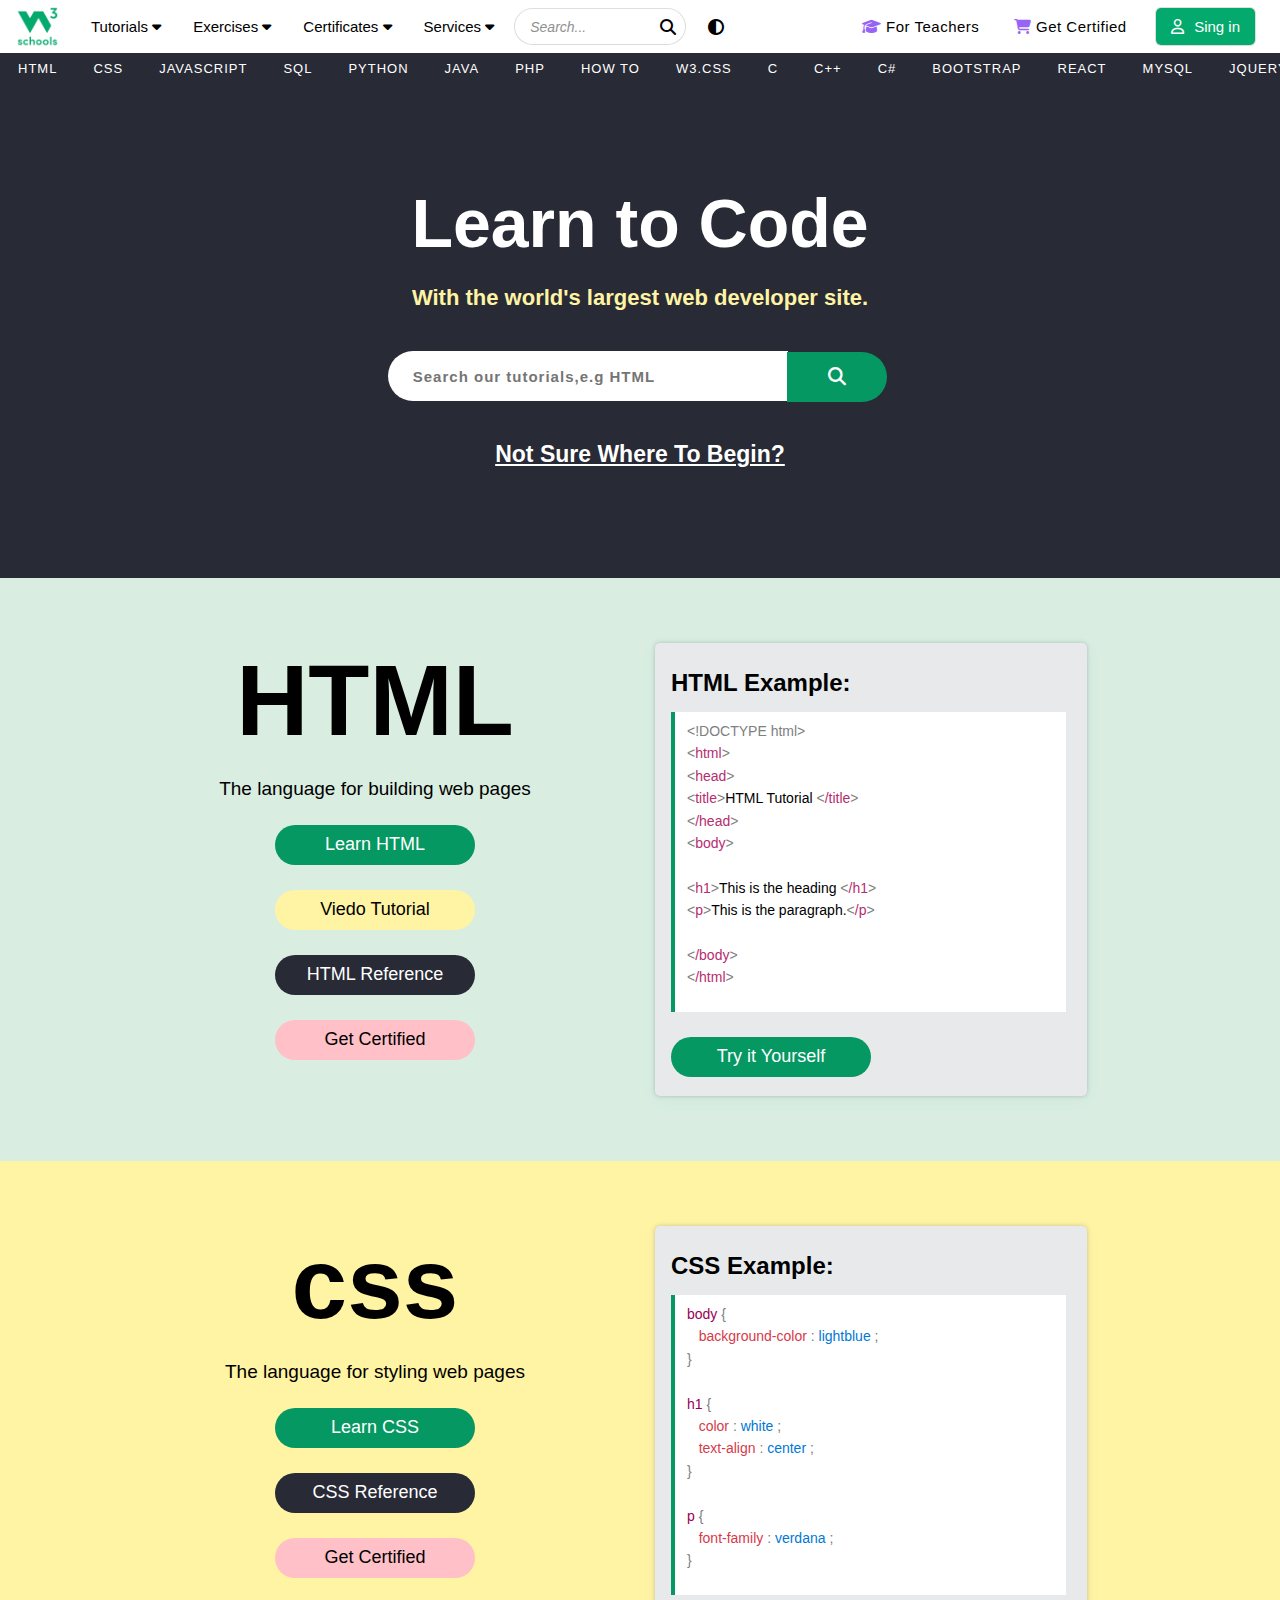
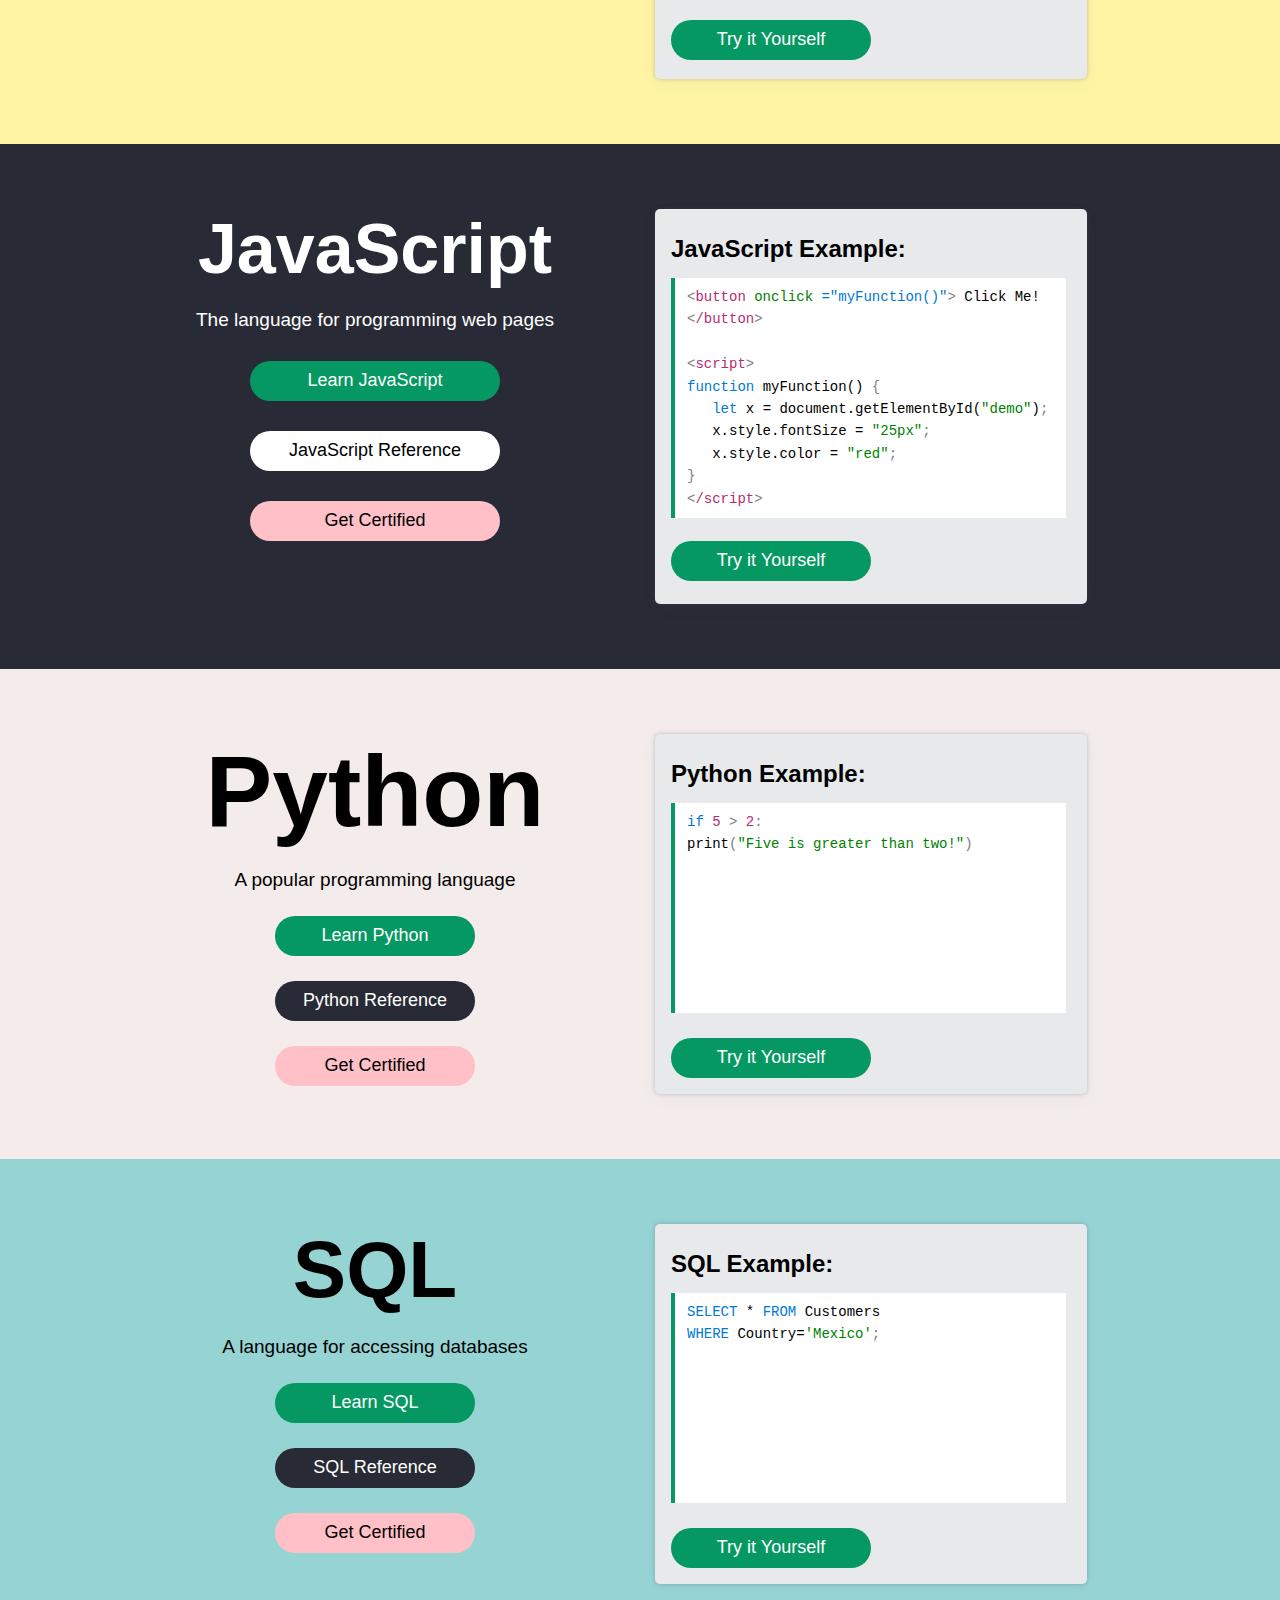
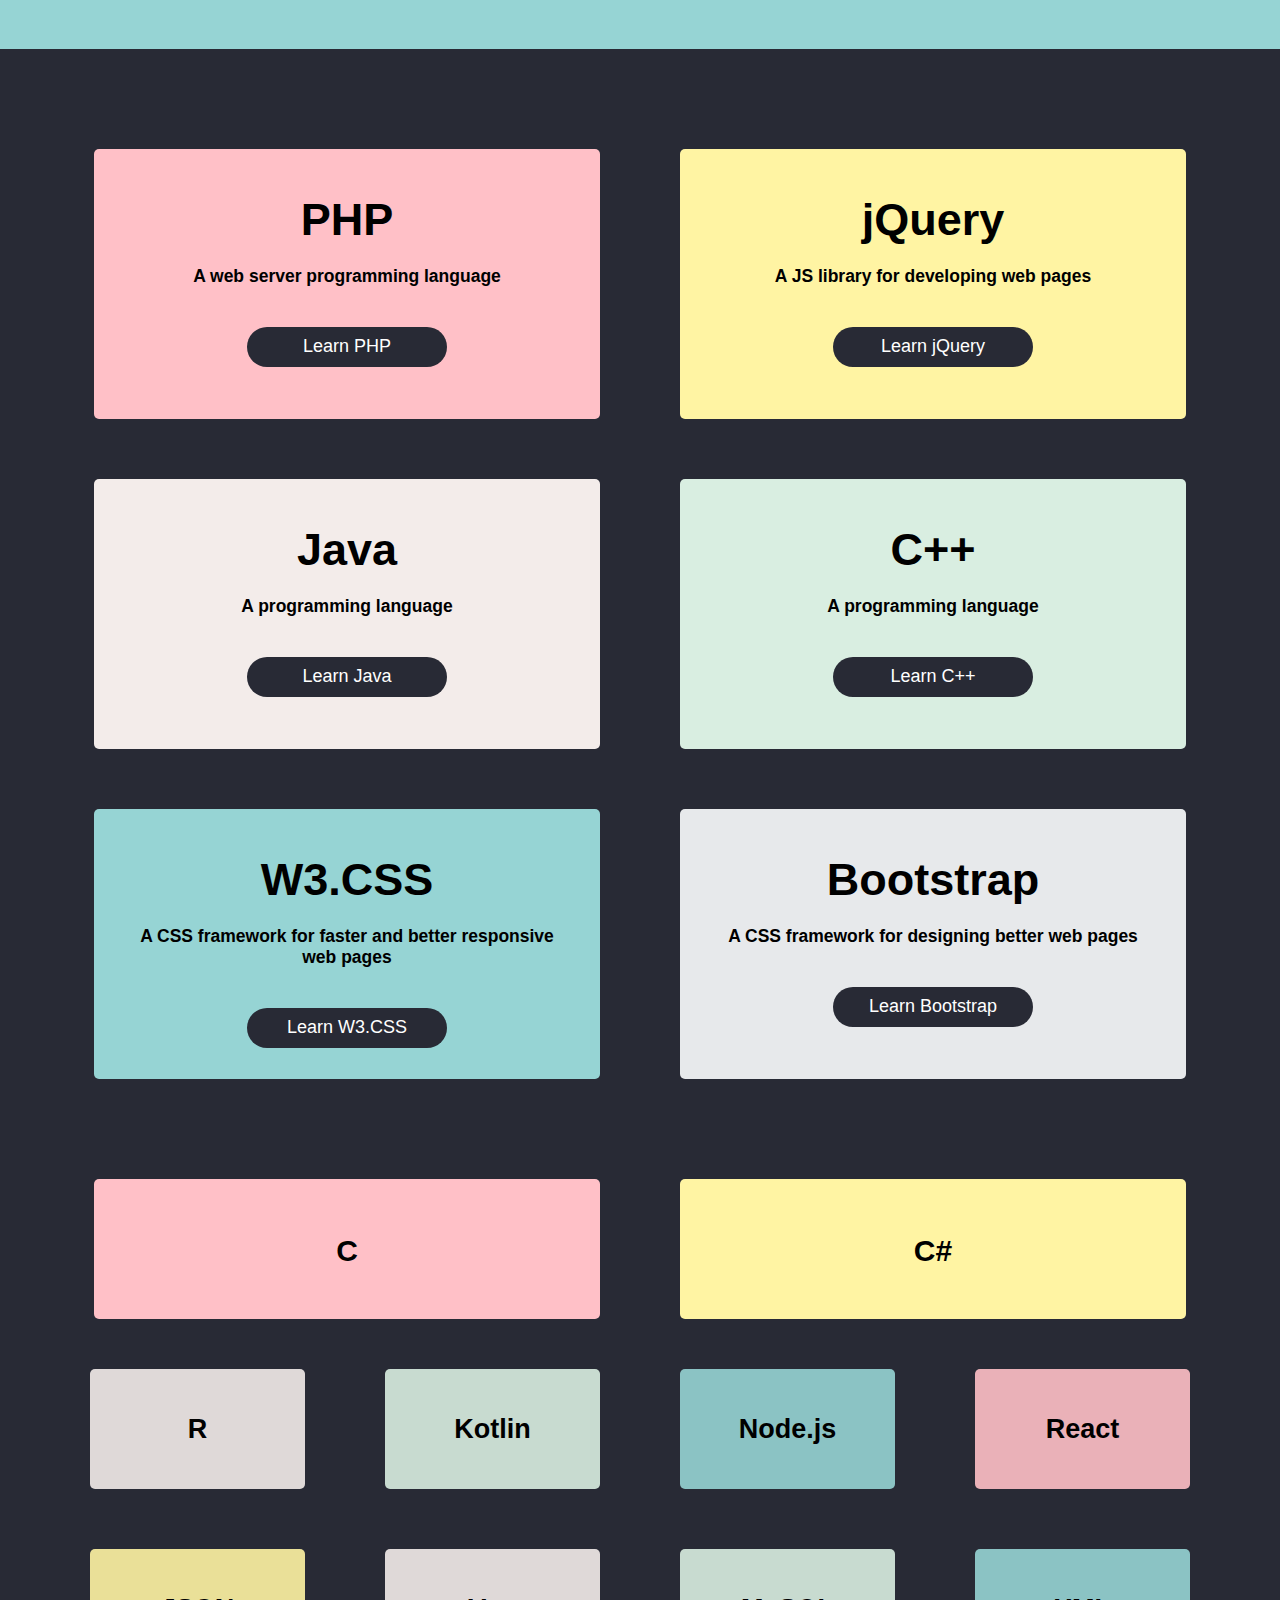
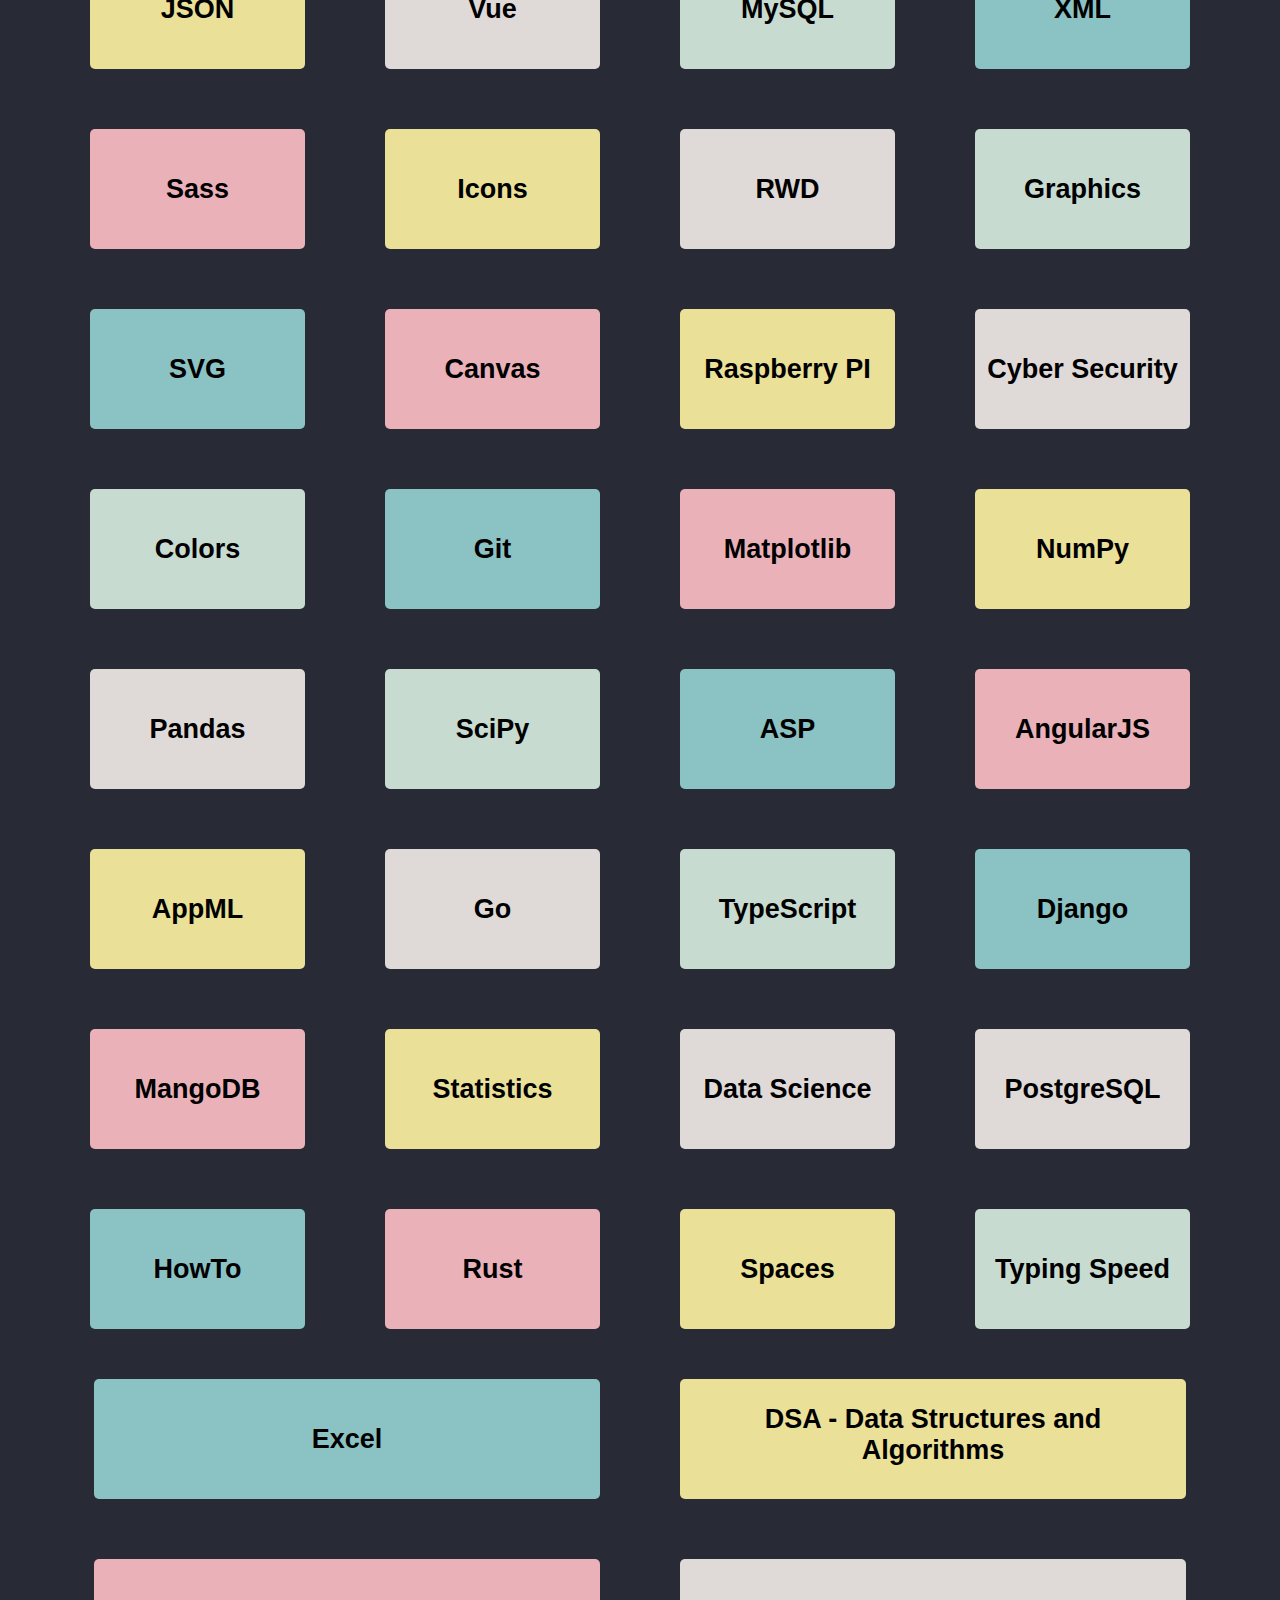
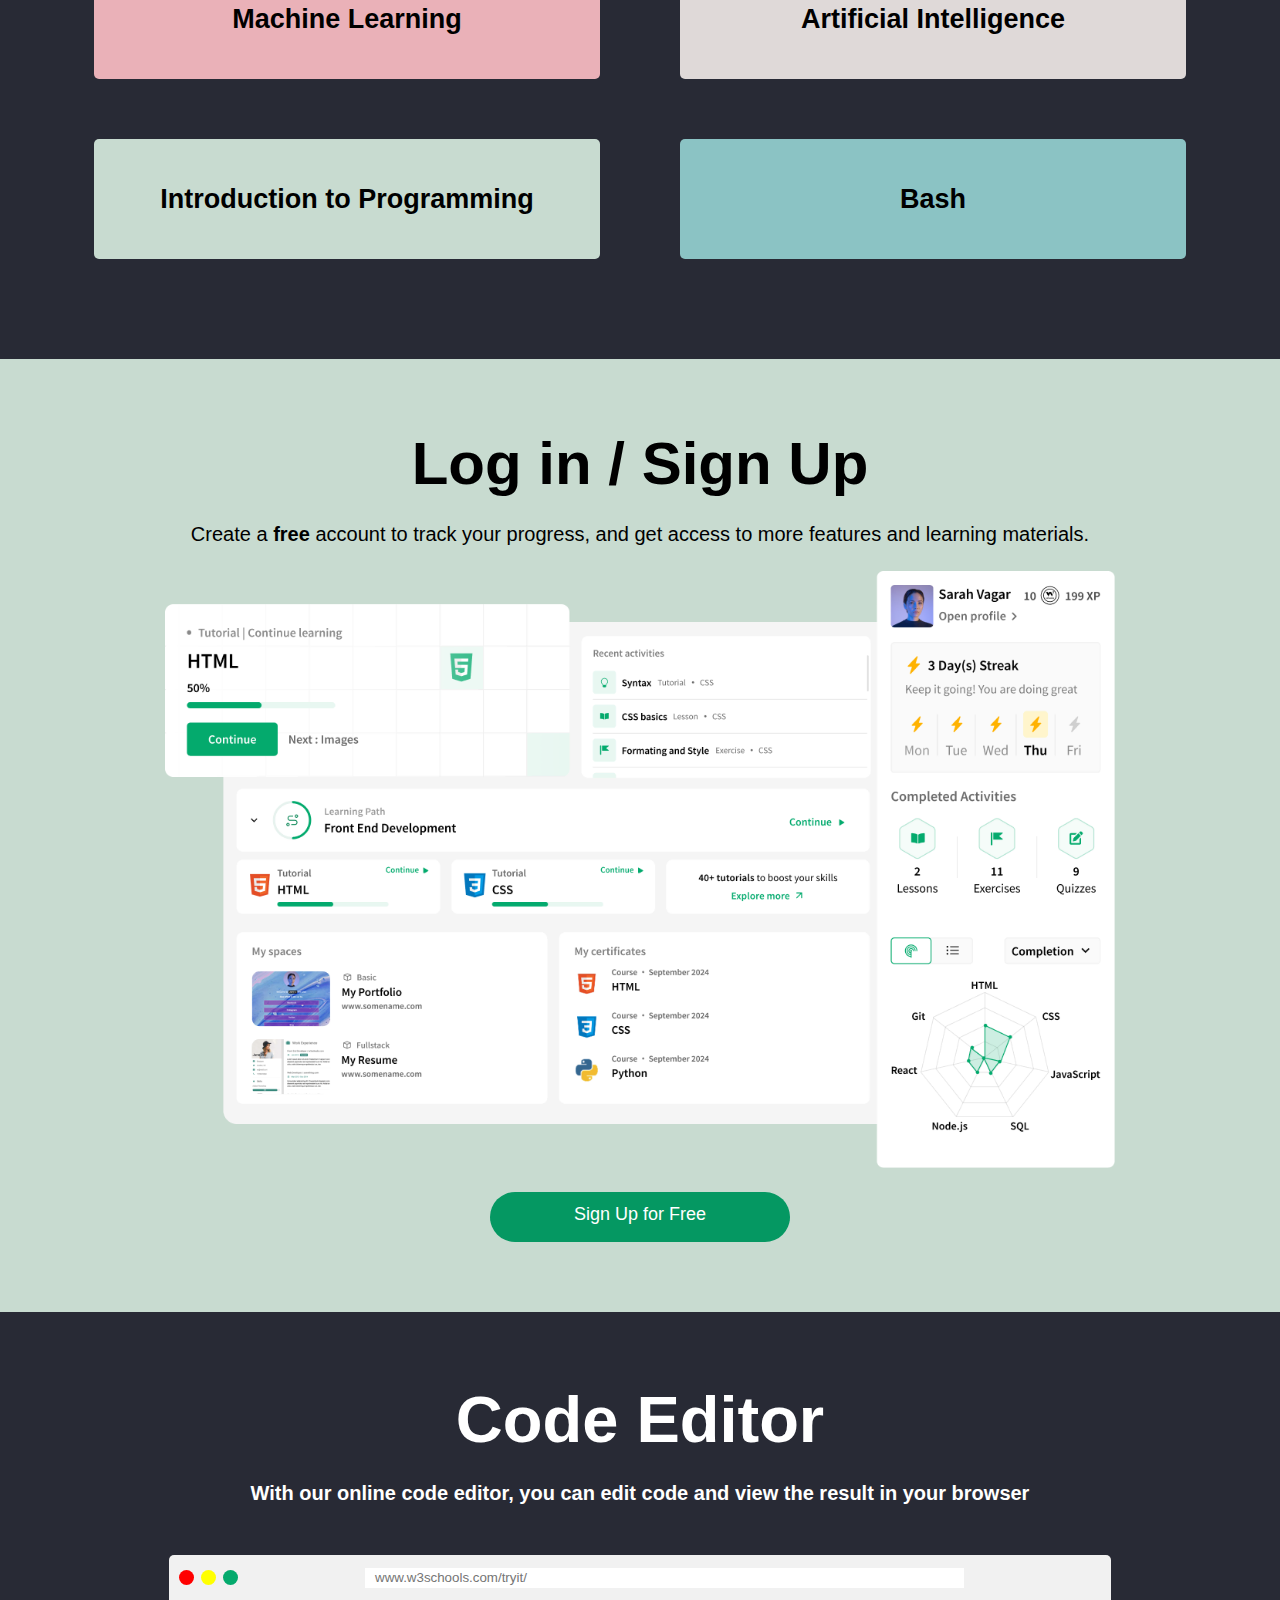
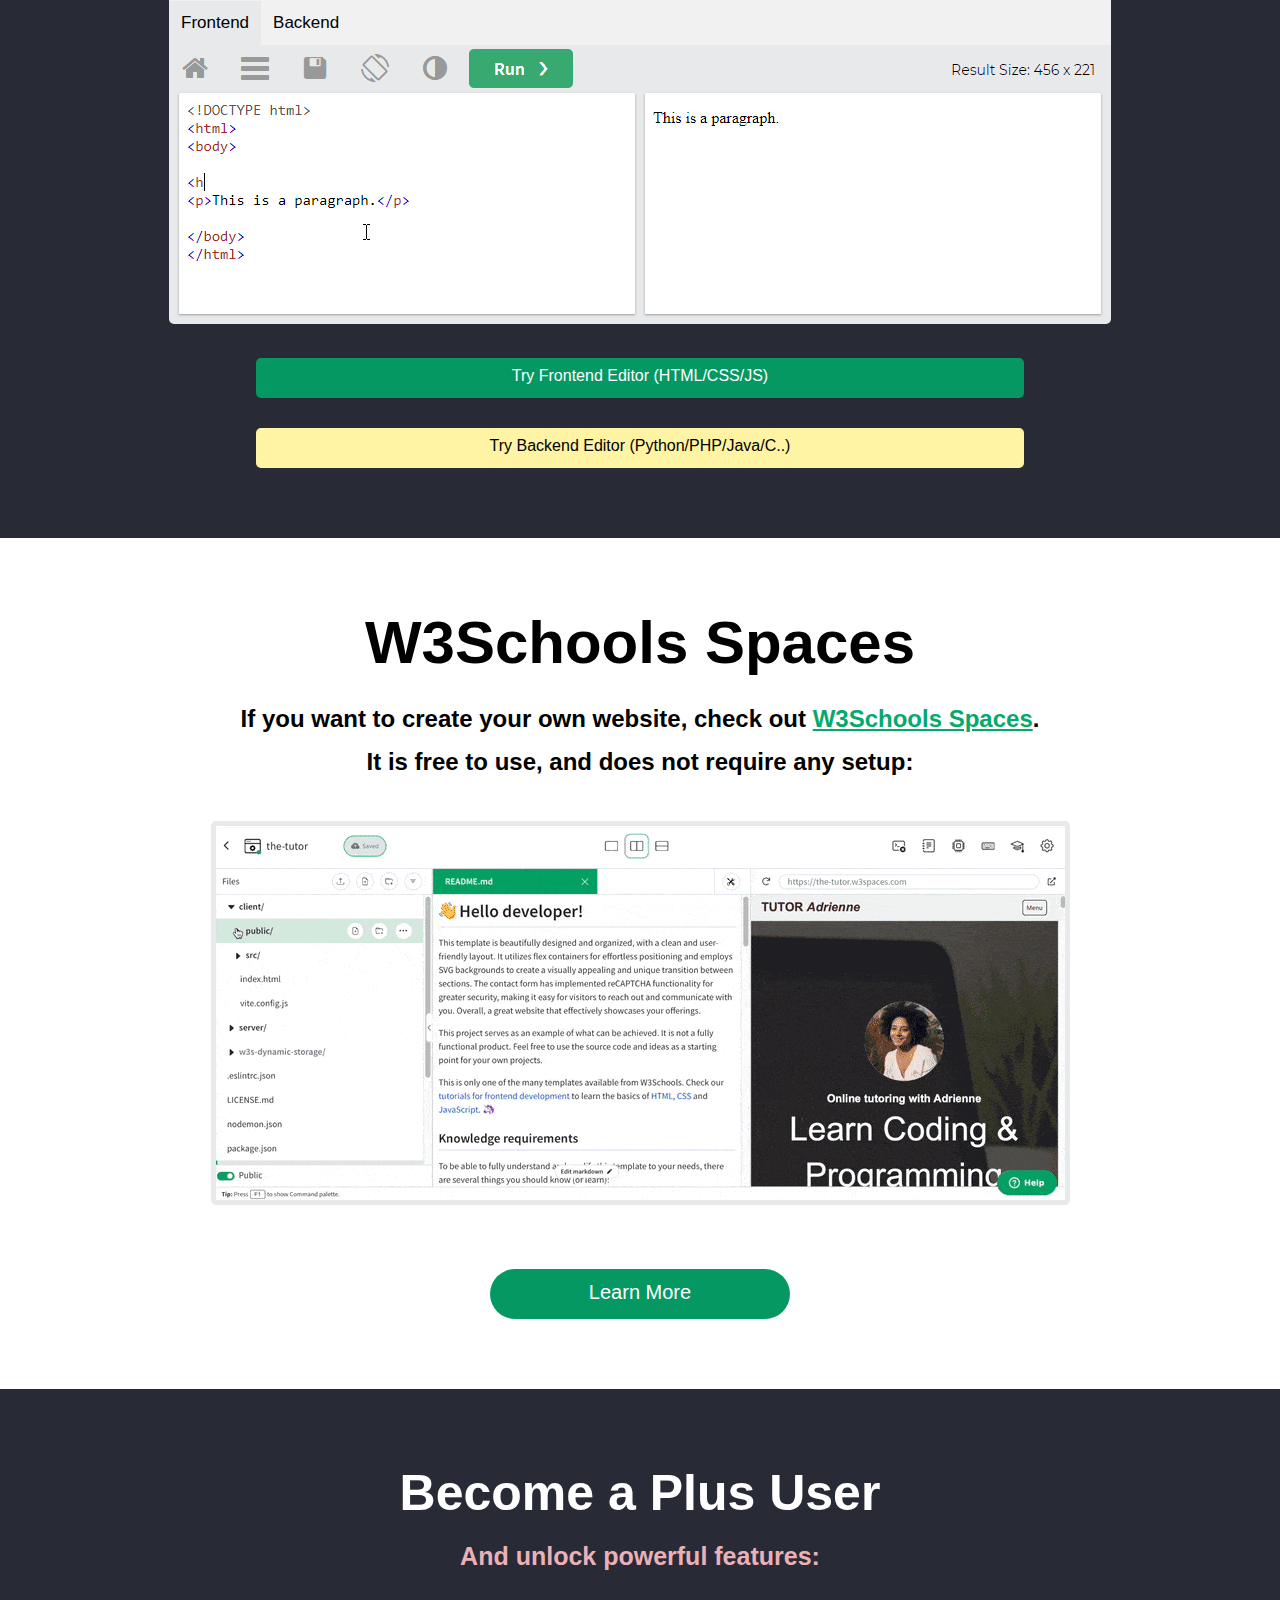
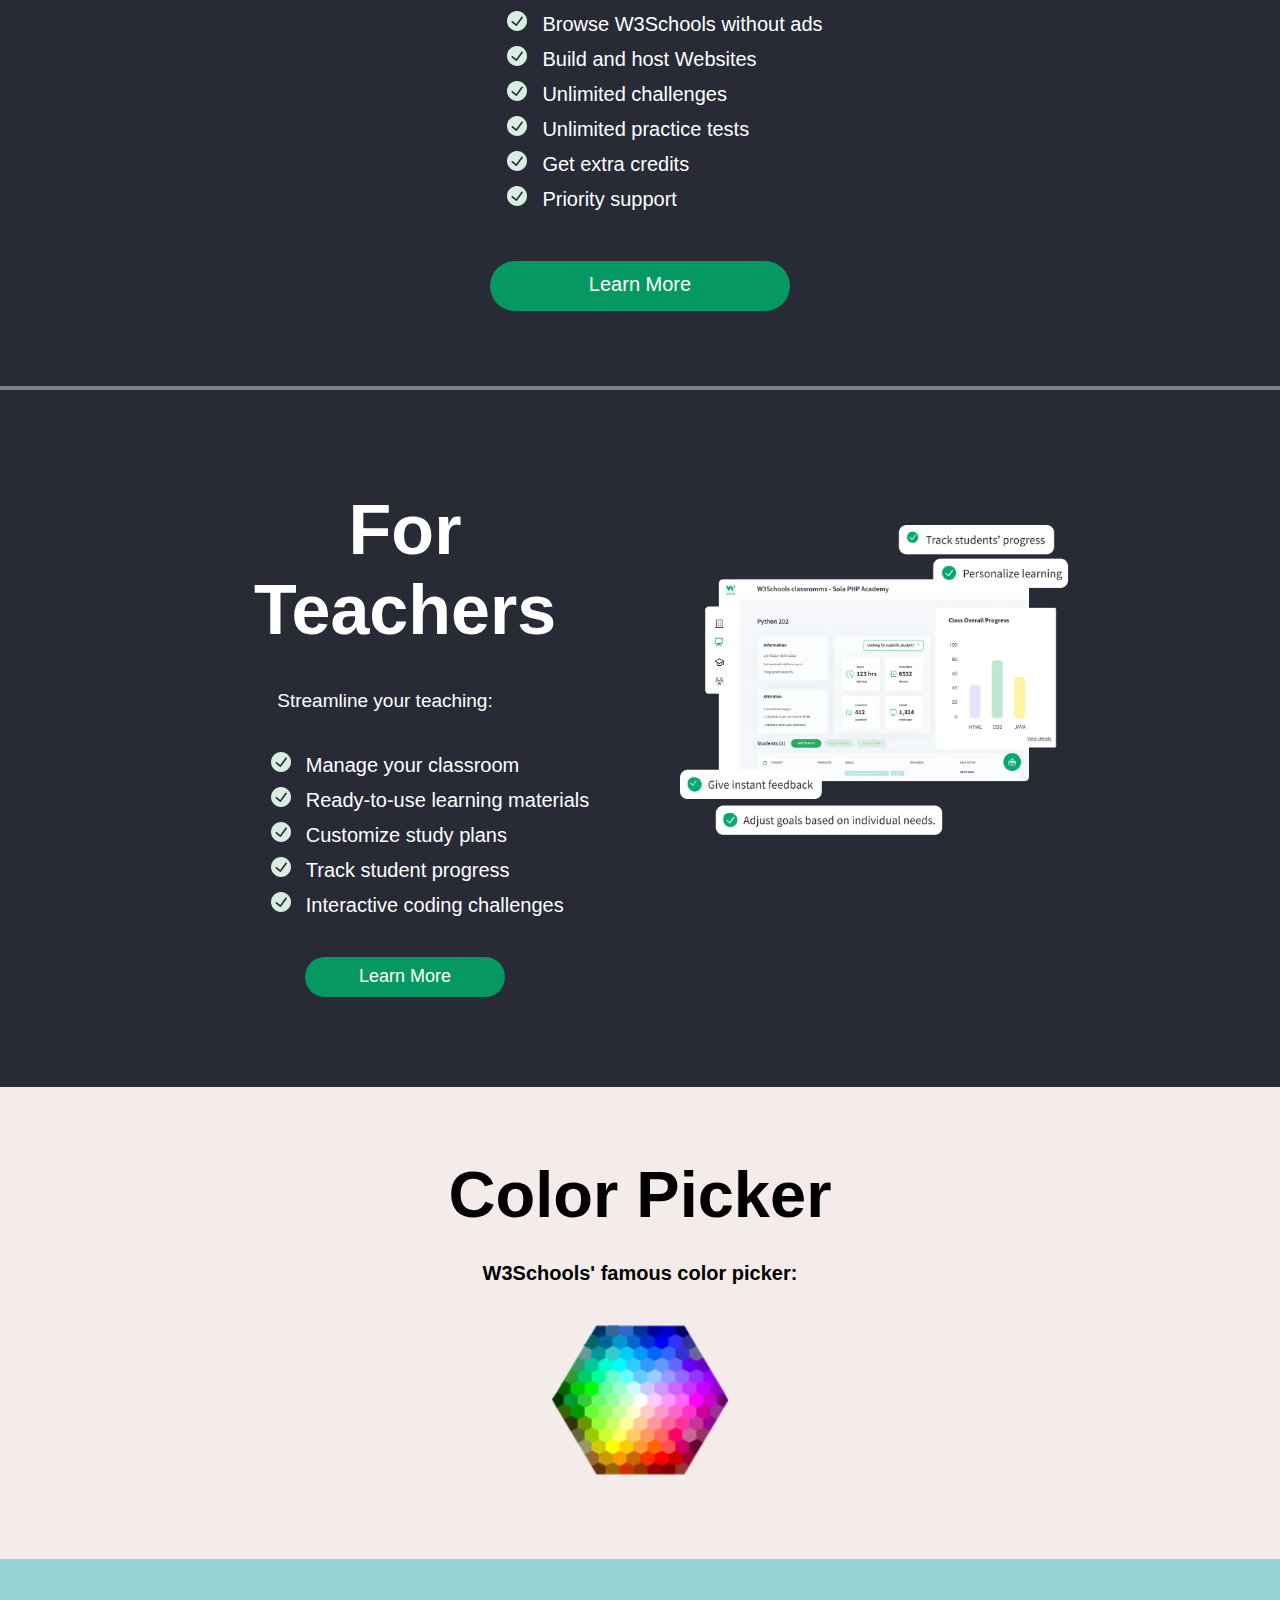
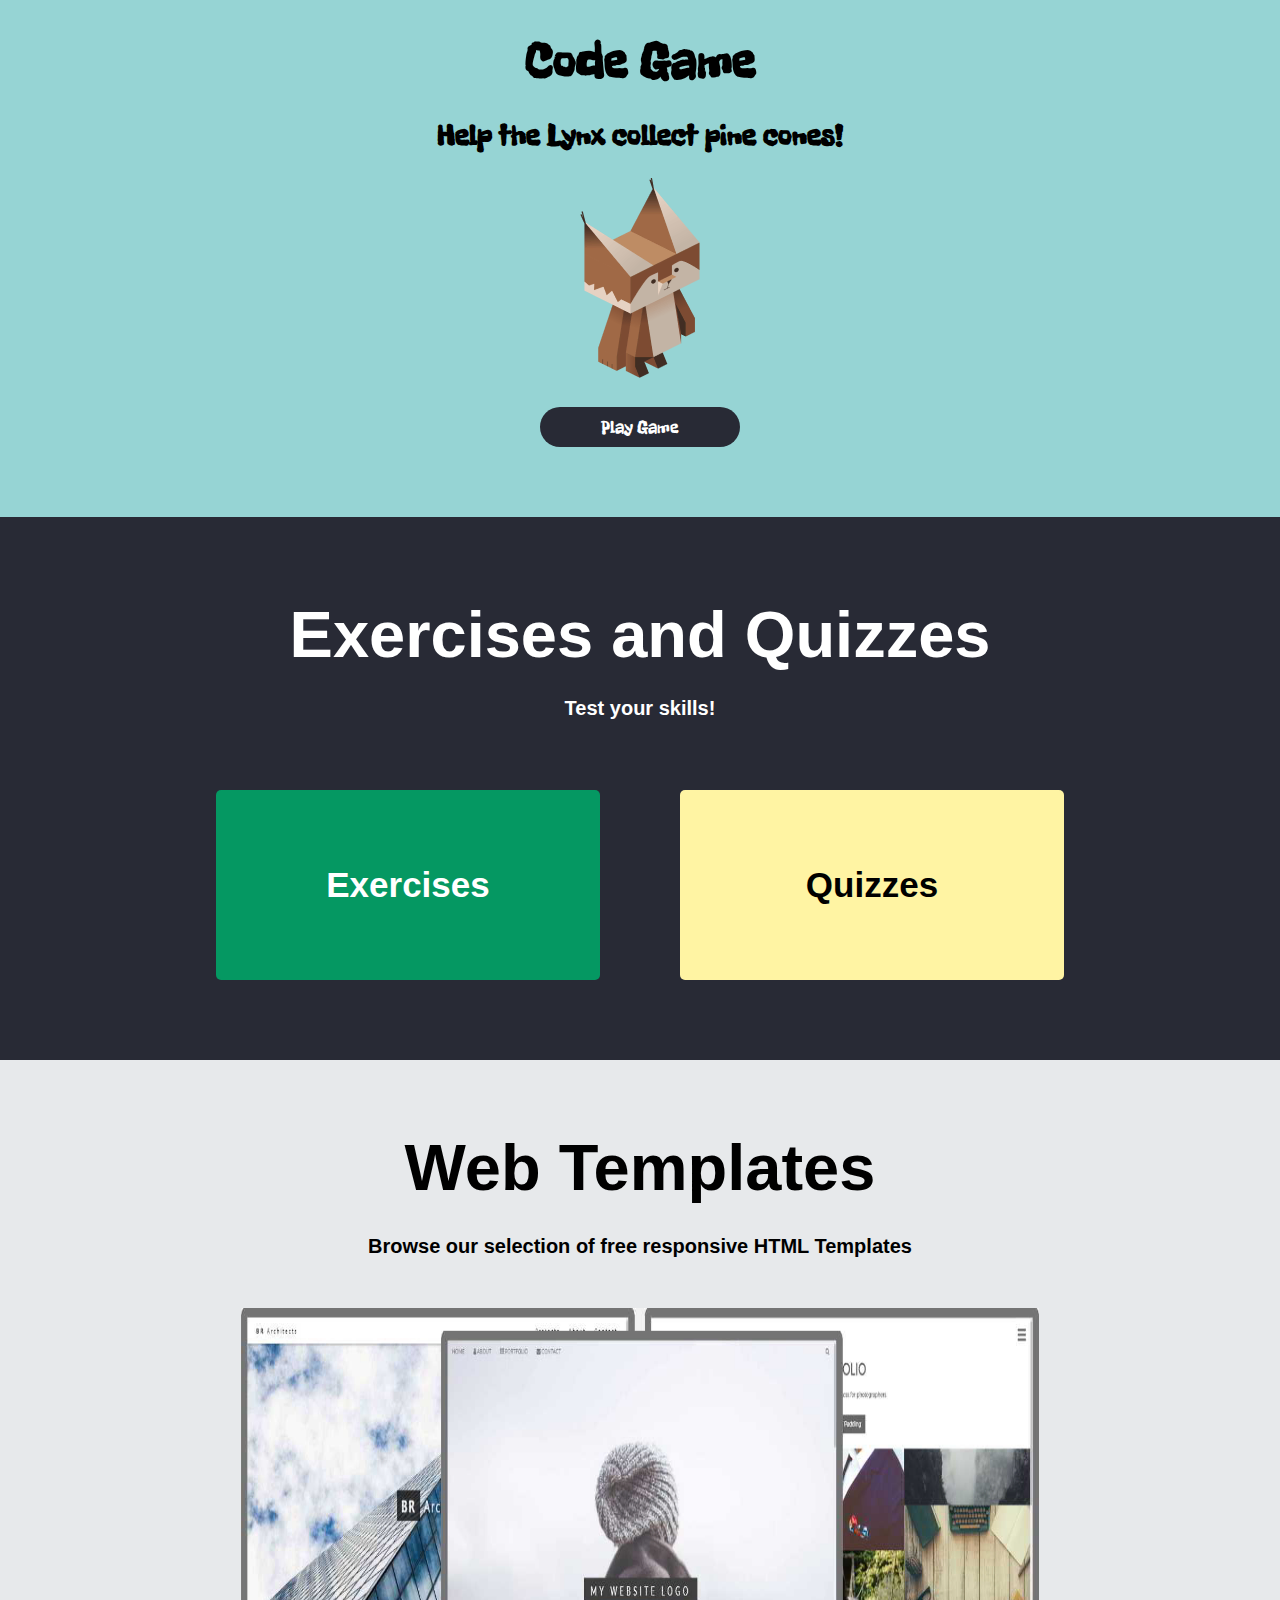
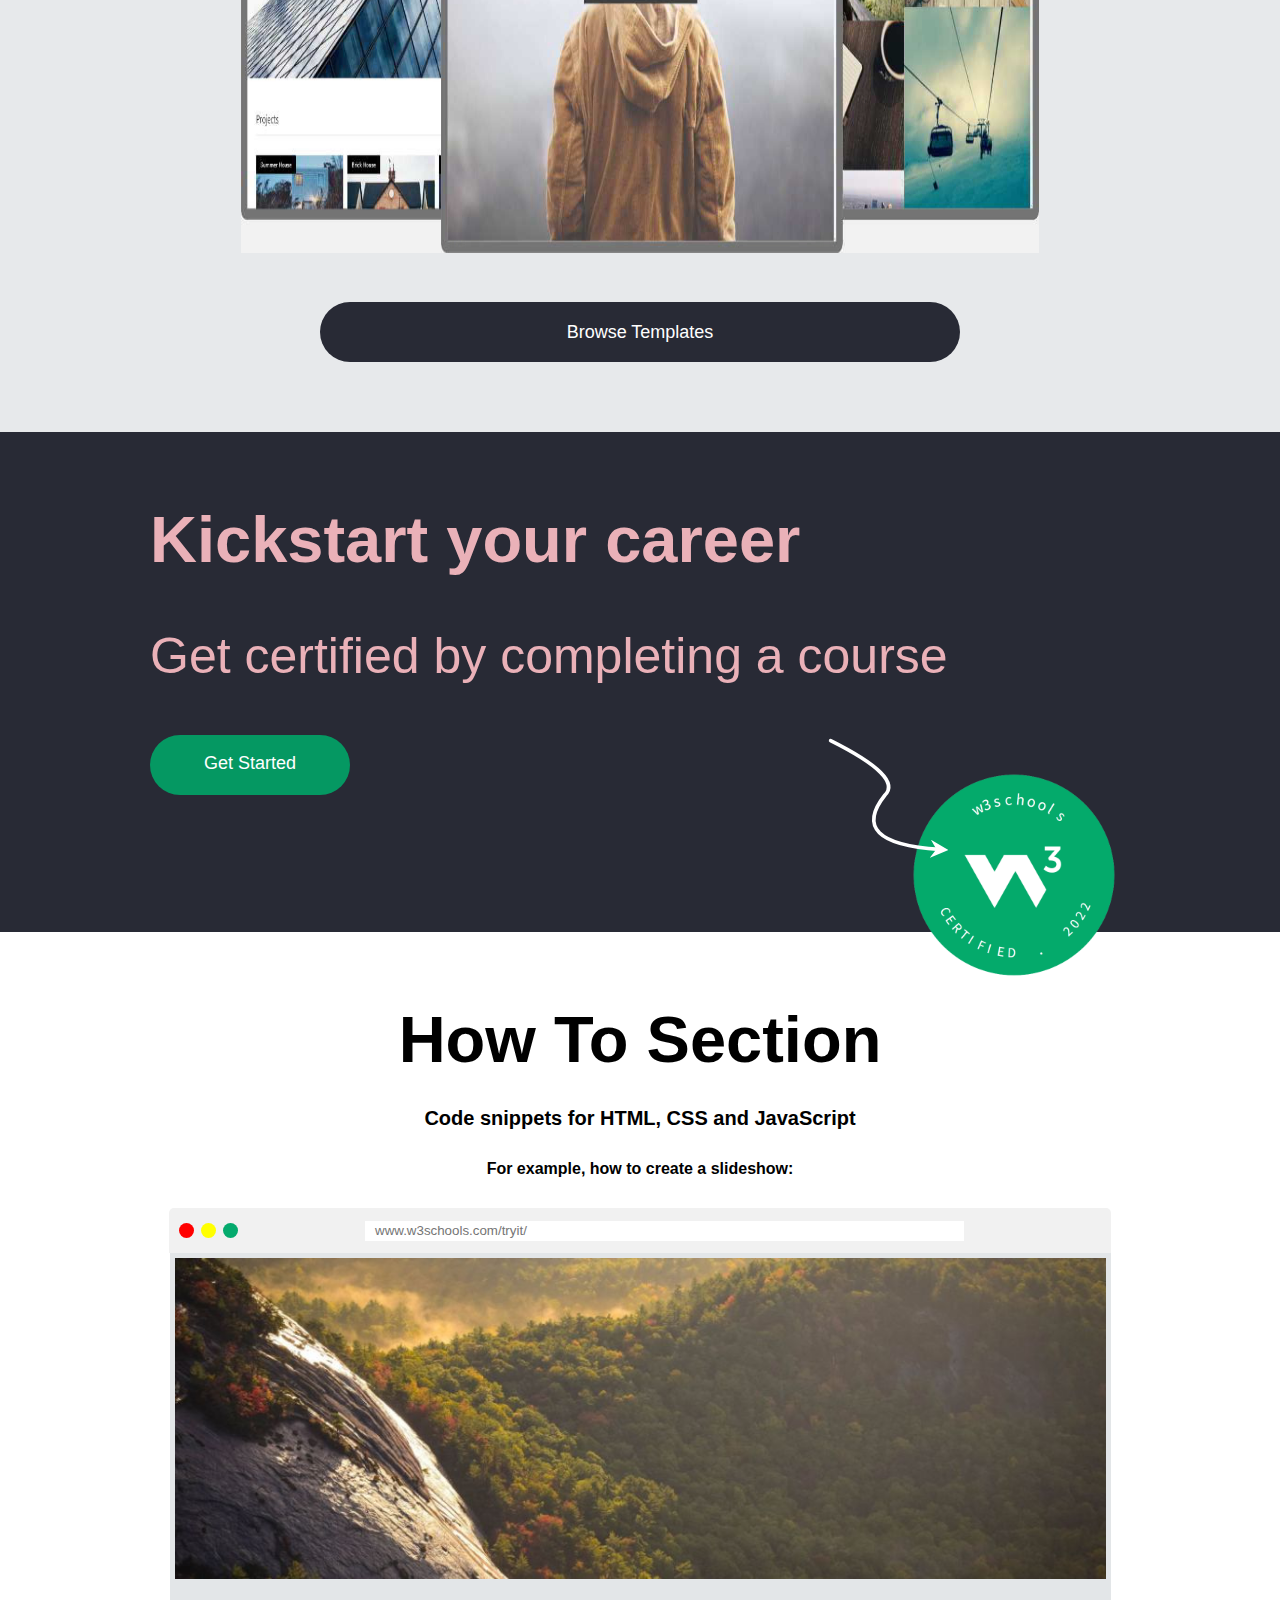
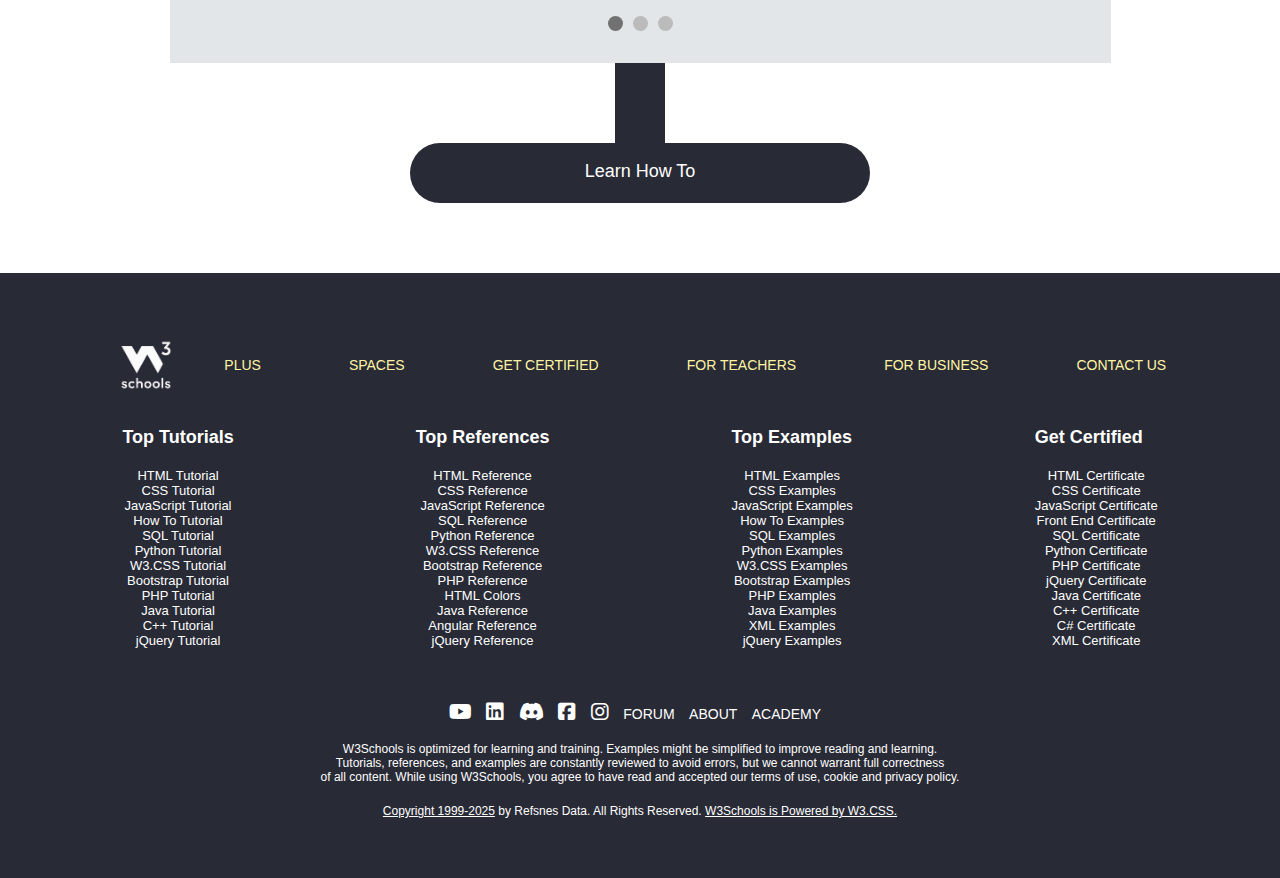
<file: index.html>
<!DOCTYPE html>
<html>
    <head>
        <title>W3Schools Online Web Tutorial</title>
        <link rel="icon" href="images/w3_top.png">
        <link rel="stylesheet" href="./index.css">
        <link rel="stylesheet" href="https://cdnjs.cloudflare.com/ajax/libs/font-awesome/6.7.2/css/all.min.css">  
        <link href="https://fonts.googleapis.com/css2?family=Freckle+Face&display=swap" rel="stylesheet">   
        <meta name="viewport" content="width=device-width, initial-scale=1.0">
    </head>
    <body>
    
<!-- Nav Bar -->

        <div class="nav_bar">
            <header>
                <nav class="nav1">
                    <img src="./images/W3 logo.png" alt="This is the image of W3School">
                    <label for="tick1" class="mq7">Tutorials <i class="fa-solid fa-caret-down"></i></label>
                    <label for="tick2" class="mq7">Exercises <i class="fa-solid fa-caret-down"></i></label>
                    <label for="tick3" class="mq5">Certificates <i class="fa-solid fa-caret-down"></i></label>
                    <label for="tick4" class="mq7">Services <i class="fa-solid fa-caret-down"></i></label>
                    <label for="tick5" class="mq8">Menu <i class="fa-solid fa-caret-down"></i></label>
                    <input type="search" placeholder="Search..." class="mq6"> 
                    <i class="fa-solid fa-magnifying-glass id1"></i> 
                    <i class="fa-solid fa-circle-half-stroke id2"></i>  
                </nav>
                
                <nav class="nav2">
                    <a class="mq1"><i class="fa-solid fa-star"></i> Plus</a>
                    <a class="mq2"><i class="fa-solid fa-code"></i> Spaces</a>
                    <a class="mq3"><i class="fa-solid fa-graduation-cap"></i> For Teachers</a>
                    <a class="mq4"><i class="fa-solid fa-cart-shopping"></i> Get Certified</a>
                    <label for="tick6" id="button1"><i class="fa-regular fa-user mq9"></i>Sing in</label>
                </nav>
            </header>
            <div class="nav_bar1">
                <a href="./W3html.html">HTML</a>
                <a href="./W3css.html">CSS</a>
                <a href="./W3Js.html">JAVASCRIPT</a>
                <a href="#">SQL</a>
                <a href="#">PYTHON</a>
                <a href="#">JAVA</a>
                <a href="#">PHP</a>
                <a href="#">HOW TO</a>
                <a href="#">W3.CSS</a>
                <a href="#">C</a>
                <a href="#">C++</a>
                <a href="#">C#</a>
                <a href="#">BOOTSTRAP</a>
                <a href="#">REACT</a>
                <a href="#">MYSQL</a>
                <a href="#">JQUERY</a>
                <a href="#">EXCEL</a>
                <a href="#">XML</a>
                <a href="#">DJANGO</a>
                <a href="#">NUMPY</a>
                <a href="#">PANDAS</a>
                <a href="#">NODEJS</a>
                <a href="#">DSA</a>
                <a href="#">TYPESCRIPT</a>
                <a href="#">ANGULAR</a>
                <a href="#">GIT</a>
                <a href="#">POSTGRESQL</a>
                <a href="#">MANGODB</a>
                <a href="#">ASP</a>
                <a href="#">AI</a>
                <a href="#">R</a>
                <a href="#">GO</a>
                <a href="#">KOTLIN</a>
                <a href="#">SASS</a>
                <a href="#">VUE</a>
                <a href="#">GEN AL</a>
                <a href="#">ASP</a>
                <a href="#">SCIPY</a>
                <a href="#">CYBER SECURITY</a>
                <a href="#">DATA SCIENCE</a>
                <a href="#">INTRO TO PROGRAM</a>
            </div>
        </div>  

<!-- checkbox for turorial -->
        <input type="checkbox" id="tick1">
        
<!-- Tutorials -->
        <div class="nav_tutorial">
            <label for="tick1"><i class="fa-solid fa-xmark close"></i></label>
            <div class="top">
                <h2>Tutorials</h2>
                <input type="text" placeholder="Filter...">
                <i class="fa-solid fa-xmark"></i>
            </div>

            <div class="nav_con">
                <div class="box box1">
                    <div class="h_c">
                        <h2>HTML and CSS</h2>
                        <a href="#" class="a_first anc"><span>Learn</span> HTML</a>
                        <a href="#" class="anc1">Tutorial</a>
                        <a href="#"class="anc1">Refernce</a> 
                        <br>

                        <a href="#" class="anc"><span>Learn</span> CSS</a>
                        <a href="#" class="anc1">Tutorial</a>
                        <a href="#"class="anc1">Refernce</a> 
                        <br>

                        <a href="#" class="anc"><span>Learn</span> RWD</a>
                        <a href="#" class="anc1">Tutorial</a>
                        <br>

                        <a href="#" class="anc"><span>Learn</span> Bootstrap</a>
                        <a href="#" class="anc1">Overview</a>
                        <br>

                        <a href="#" class="anc"><span>Learn</span> W3.CSS</a>
                        <a href="#" class="anc1">Tutorial</a>
                        <a href="#"class="anc1">Refernce</a> 
                        <br>

                        <a href="#" class="anc"><span>Learn</span> Sass</a>
                        <a href="#" class="anc1">Tutorial</a>
                        <a href="#"class="anc1">Refernce</a> 
                        <br>

                        <a href="#" class="anc"><span>Learn</span> Colors</a>
                        <a href="#" class="anc1">Tutorial</a>
                        <a href="#"class="anc1">Refernce</a> 
                        <br>

                        <a href="#" class="anc"><span>Learn</span> Icons</a>
                        <a href="#" class="anc1">Tutorial</a>
                        <a href="#"class="anc1">Refernce</a> 
                        <br>

                        <a href="#" class="anc"><span>Learn</span> Svg</a>
                        <a href="#" class="anc1">Tutorial</a>
                        <a href="#"class="anc1">Refernce</a> 
                        <br>

                        <a href="#" class="anc"><span>Learn</span> Canvas</a>
                        <a href="#" class="anc1">Tutorial</a>
                        <a href="#"class="anc1">Refernce</a> 
                        <br>

                        <a href="#" class="anc"><span>Learn</span> Graphics</a>
                        <a href="#" class="anc1">Tutorial</a>
                        <a href="#"class="anc1">Refernce</a> 
                        <br>

                        <a href="#" class="anc"><span>Learn</span> Character Sets</a>
                        <a href="#" class="anc1">Tutorial</a>
                        <a href="#"class="anc1">Refernce</a> 
                        <br>

                        <a href="#" class="anc"><span>Learn</span> How To</a>
                        <a href="#" class="anc1">Tutorial</a>
                        <a href="#"class="anc1">Refernce</a> 
                        <br>
                    </div>

                    <div class="da">
                        <h2 class="mid">Data Analyst </h2>
                        <a href="#" class="anc"><span>Learn</span> AI</a>
                        <a href="#" class="anc1">Tutorial</a>
                        <br>

                        <a href="#" class="anc"><span>Learn</span> GEnerative AI</a>
                        <a href="#" class="anc1">Tutorial</a>
                        <a href="#"class="anc1">Refernce</a> 
                        <br>

                        <a href="#" class="anc"><span>Learn</span> ChatGPT-3.5</a>
                        <a href="#" class="anc1">Tutorial</a>
                        <br>

                        <a href="#" class="anc"><span>Learn</span> ChatGPT-4</a>
                        <a href="#" class="anc1">Tutorial</a>
                        <br>

                        <a href="#" class="anc"><span>Learn</span> Google Bard</a>
                        <a href="#" class="anc1">Tutorial</a>
                        <br>

                        <a href="#" class="anc"><span>Learn</span> Machine Learning</a>
                        <a href="#" class="anc1">Tutorial</a>
                        <br>

                        <a href="#" class="anc"><span>Learn</span> DSA</a>
                        <a href="#" class="anc1">Tutorial</a>
                        <br>

                        <a href="#" class="anc"><span>Learn</span> Data Science</a>
                        <a href="#" class="anc1">Tutorial</a>
                        <br>

                        <a href="#" class="anc"><span>Learn</span> NumPy</a>
                        <a href="#" class="anc1">Tutorial</a>
                        <br>

                        <a href="#" class="anc"><span>Learn</span> Pandas</a>
                        <a href="#" class="anc1">Tutorial</a>
                        <br>

                        <a href="#" class="anc"><span>Learn</span> SciPy</a>
                        <a href="#" class="anc1">Tutorial</a>
                        <br>

                        <a href="#" class="anc"><span>Learn</span> Matplotlib</a>
                        <a href="#" class="anc1">Tutorial</a>
                        <br>

                        <a href="#" class="anc"><span>Learn</span> Statistics</a>
                        <a href="#" class="anc1">Tutorial</a>
                        <br>

                        <a href="#" class="anc"><span>Learn</span> Excel</a>
                        <a href="#" class="anc1">Tutorial</a>
                        <br>

                        <a href="#" class="anc"><span>Learn</span> Google Sheets</a>
                        <a href="#" class="anc1">Tutorial</a>
                        <br>
                    </div>

                    <div class="wb">
                        <h2 class="mid">Web Building</h2>
                        <a href="#" class="anc">Create a Website</a>
                        <a href="#" class="anc">Create a Server</a>
                        <a href="#" class="anc">Where To Start</a>
                        <a href="#" class="anc">Web Templates</a>
                        <a href="#" class="anc">Web Statistics</a>
                        <a href="#" class="anc">Web Certificates</a>
                        <a href="#" class="anc">Web Development</a>
                        <a href="#" class="anc">Introduction to Programming</a>
                        <a href="#" class="anc">Code Editor</a>
                        <a href="#" class="anc">Test your Typing Speed</a>
                        <a href="#" class="anc">Pkay a Code Game</a>
                        <a href="#" class="anc">Cyber Security</a>
                        <a href="#" class="anc">Accessibility</a>
                        <a href="#" class="anc">Join our Newsletter</a>                
                    </div>
                </div>
                    
                <div class="box box2">
                    <div class="js">
                        <h2>JavaScript</h2>
                        <a href="#" class="a_first anc"><span>Learn</span> JavaScript</a>
                        <a href="#" class="anc1">Tutorial</a>
                        <a href="#"class="anc1">Refernce</a> 
                        <br>

                        <a href="#" class="a_first anc"><span>Learn</span> React</a>
                        <a href="#" class="anc1">Tutorial</a>
                        <br>

                        <a href="#" class="a_first anc"><span>Learn</span> jQuery</a>
                        <a href="#" class="anc1">Tutorial</a>
                        <a href="#"class="anc1">Refernce</a> 
                        <br>

                        <a href="#" class="a_first anc"><span>Learn</span> Vue</a>
                        <a href="#" class="anc1">Tutorial</a>
                        <a href="#"class="anc1">Refernce</a> 
                        <br>

                        <a href="#" class="a_first anc"><span>Learn</span> AngularJS</a>
                        <a href="#" class="anc1">Tutorial</a>
                        <a href="#"class="anc1">Refernce</a> 
                        <br>

                        <a href="#" class="a_first anc"><span>Learn</span> JSON</a>
                        <a href="#" class="anc1">Tutorial</a>
                        <a href="#"class="anc1">Refernce</a> 
                        <br>

                        <a href="#" class="a_first anc"><span>Learn</span> AJAX</a>
                        <a href="#" class="anc1">Tutorial</a>
                        <br>

                        <a href="#" class="a_first anc"><span>Learn</span> AppML</a>
                        <a href="#" class="anc1">Tutorial</a>
                        <a href="#"class="anc1">Refernce</a> 
                        <br>

                        <a href="#" class="a_first anc"><span>Learn</span> W3.JS</a>
                        <a href="#" class="anc1">Tutorial</a>
                        <a href="#"class="anc1">Refernce</a> 
                        <br>

                        <a href="#" class="a_first anc"><span>Learn</span> React</a>
                        <a href="#" class="anc1">Tutorial</a>
                        <a href="#"class="anc1">Refernce</a> 
                        <br>
                    </div>
                    
                    <div class="wb">
                        <h2 class="mid">Web Building</h2>
                        <a href="#" class="anc">Create a Website</a>
                        <a href="#" class="anc">Create a Server</a>
                        <a href="#" class="anc">Where To Start</a>
                        <a href="#" class="anc">Web Templates</a>
                        <a href="#" class="anc">Web Statistics</a>
                        <a href="#" class="anc">Web Certificates</a>
                        <a href="#" class="anc">Web Development</a>
                        <a href="#" class="anc">Introduction to Programming</a>
                        <a href="#" class="anc">Code Editor</a>
                        <a href="#" class="anc">Test your Typing Speed</a>
                        <a href="#" class="anc">Pkay a Code Game</a>
                        <a href="#" class="anc">Cyber Security</a>
                        <a href="#" class="anc">Accessibility</a>
                        <a href="#" class="anc">Join our Newsletter</a>                
                    </div>

                    <div class="back">
                        <h2>Backend</h2>
                        <a href="#" class="a_first anc"><span>Learn</span> Python</a>
                        <a href="#" class="anc1">Tutorial</a>
                        <a href="#"class="anc1">Refernce</a> 
                        <br>

                        <a href="#" class="a_first anc"><span>Learn</span> SQL</a>
                        <a href="#" class="anc1">Tutorial</a>
                        <a href="#"class="anc1">Refernce</a> 
                        <br>

                        <a href="#" class="a_first anc"><span>Learn</span> MySQL</a>
                        <a href="#" class="anc1">Tutorial</a>
                        <a href="#"class="anc1">Refernce</a> 
                        <br>

                        <a href="#" class="a_first anc"><span>Learn</span> PHP</a>
                        <a href="#" class="anc1">Tutorial</a>
                        <a href="#"class="anc1">Refernce</a> 
                        <br>

                        <a href="#" class="a_first anc"><span>Learn</span> Java</a>
                        <a href="#" class="anc1">Tutorial</a>
                        <a href="#"class="anc1">Refernce</a> 
                        <br>

                        <a href="#" class="a_first anc"><span>Learn</span> C</a>
                        <a href="#" class="anc1">Tutorial</a>
                        <a href="#"class="anc1">Refernce</a> 
                        <br>

                        <a href="#" class="a_first anc"><span>Learn</span> C++</a>
                        <a href="#" class="anc1">Tutorial</a>
                        <a href="#"class="anc1">Refernce</a> 
                        <br>

                        <a href="#" class="a_first anc"><span>Learn</span> C#</a>
                        <a href="#" class="anc1">Tutorial</a>
                        <br>

                        <a href="#" class="a_first anc"><span>Learn</span> R</a>
                        <a href="#" class="anc1">Tutorial</a>
                        <br>

                        <a href="#" class="a_first anc"><span>Learn</span> Kotlin</a>
                        <a href="#" class="anc1">Tutorial</a>
                        <br>

                        <a href="#" class="a_first anc"><span>Learn</span> Rust</a>
                        <a href="#" class="anc1">Tutorial</a>
                        <br>

                        <a href="#" class="a_first anc"><span>Learn</span> Go</a>
                        <a href="#" class="anc1">Tutorial</a>
                        <br>

                        <a href="#" class="a_first anc"><span>Learn</span> Django</a>
                        <a href="#" class="anc1">Tutorial</a>
                        <a href="#"class="anc1">Refernce</a> 
                        <br>

                        <a href="#" class="a_first anc"><span>Learn</span> PostgreSQL</a>
                        <a href="#" class="anc1">Tutorial</a>
                        <br>

                        <a href="#" class="a_first anc"><span>Learn</span> TypeScript</a>
                        <a href="#" class="anc1">Tutorial</a>
                        <br>

                        <a href="#" class="a_first anc"><span>Learn</span> ASP</a>
                        <a href="#" class="anc1">Tutorial</a>
                        <a href="#"class="anc1">Refernce</a> 
                        <br>

                        <a href="#" class="a_first anc"><span>Learn</span> Node.js</a>
                        <a href="#" class="anc1">Tutorial</a>
                        <a href="#"class="anc1">Refernce</a> 
                        <br>

                        <a href="#" class="a_first anc"><span>Learn</span> Raspberry PI</a>
                        <a href="#" class="anc1">Tutorial</a>
                        <br>

                        <a href="#" class="a_first anc"><span>Learn</span> Git</a>
                        <a href="#" class="anc1">Tutorial</a>
                        <br>

                        <a href="#" class="a_first anc"><span>Learn</span> Bash</a>
                        <a href="#" class="anc1">Tutorial</a>
                        <br>

                        <a href="#" class="a_first anc"><span>Learn</span> MongoDB</a>
                        <a href="#" class="anc1">Tutorial</a>
                        <br>

                        <a href="#" class="a_first anc"><span>Learn</span> XML</a>
                        <a href="#" class="anc1">Tutorial</a>
                        <a href="#"class="anc1">Refernce</a> 
                        <br>
                    </div>
                </div>              

                <div class="box box3">
                    <div class="back">
                        <h2>Backend</h2>
                        <a href="#" class="a_first anc"><span>Learn</span> Python</a>
                        <a href="#" class="anc1">Tutorial</a>
                        <a href="#"class="anc1">Refernce</a> 
                        <br>

                        <a href="#" class="a_first anc"><span>Learn</span> SQL</a>
                        <a href="#" class="anc1">Tutorial</a>
                        <a href="#"class="anc1">Refernce</a> 
                        <br>

                        <a href="#" class="a_first anc"><span>Learn</span> MySQL</a>
                        <a href="#" class="anc1">Tutorial</a>
                        <a href="#"class="anc1">Refernce</a> 
                        <br>

                        <a href="#" class="a_first anc"><span>Learn</span> PHP</a>
                        <a href="#" class="anc1">Tutorial</a>
                        <a href="#"class="anc1">Refernce</a> 
                        <br>

                        <a href="#" class="a_first anc"><span>Learn</span> Java</a>
                        <a href="#" class="anc1">Tutorial</a>
                        <a href="#"class="anc1">Refernce</a> 
                        <br>

                        <a href="#" class="a_first anc"><span>Learn</span> C</a>
                        <a href="#" class="anc1">Tutorial</a>
                        <a href="#"class="anc1">Refernce</a> 
                        <br>

                        <a href="#" class="a_first anc"><span>Learn</span> C++</a>
                        <a href="#" class="anc1">Tutorial</a>
                        <a href="#"class="anc1">Refernce</a> 
                        <br>

                        <a href="#" class="a_first anc"><span>Learn</span> C#</a>
                        <a href="#" class="anc1">Tutorial</a>
                        <br>

                        <a href="#" class="a_first anc"><span>Learn</span> R</a>
                        <a href="#" class="anc1">Tutorial</a>
                        <br>

                        <a href="#" class="a_first anc"><span>Learn</span> Kotlin</a>
                        <a href="#" class="anc1">Tutorial</a>
                        <br>

                        <a href="#" class="a_first anc"><span>Learn</span> Rust</a>
                        <a href="#" class="anc1">Tutorial</a>
                        <br>

                        <a href="#" class="a_first anc"><span>Learn</span> Go</a>
                        <a href="#" class="anc1">Tutorial</a>
                        <br>

                        <a href="#" class="a_first anc"><span>Learn</span> Django</a>
                        <a href="#" class="anc1">Tutorial</a>
                        <a href="#"class="anc1">Refernce</a> 
                        <br>

                        <a href="#" class="a_first anc"><span>Learn</span> PostgreSQL</a>
                        <a href="#" class="anc1">Tutorial</a>
                        <br>

                        <a href="#" class="a_first anc"><span>Learn</span> TypeScript</a>
                        <a href="#" class="anc1">Tutorial</a>
                        <br>

                        <a href="#" class="a_first anc"><span>Learn</span> ASP</a>
                        <a href="#" class="anc1">Tutorial</a>
                        <a href="#"class="anc1">Refernce</a> 
                        <br>

                        <a href="#" class="a_first anc"><span>Learn</span> Node.js</a>
                        <a href="#" class="anc1">Tutorial</a>
                        <a href="#"class="anc1">Refernce</a> 
                        <br>

                        <a href="#" class="a_first anc"><span>Learn</span> Raspberry PI</a>
                        <a href="#" class="anc1">Tutorial</a>
                        <br>

                        <a href="#" class="a_first anc"><span>Learn</span> Git</a>
                        <a href="#" class="anc1">Tutorial</a>
                        <br>

                        <a href="#" class="a_first anc"><span>Learn</span> Bash</a>
                        <a href="#" class="anc1">Tutorial</a>
                        <br>

                        <a href="#" class="a_first anc"><span>Learn</span> MongoDB</a>
                        <a href="#" class="anc1">Tutorial</a>
                        <br>

                        <a href="#" class="a_first anc"><span>Learn</span> XML</a>
                        <a href="#" class="anc1">Tutorial</a>
                        <a href="#"class="anc1">Refernce</a> 
                        <br>
                    </div>
                </div>
            </div>
        </div>

<!-- checkbox for Exercise -->
        <input type="checkbox" id="tick2">

<!-- Exercises -->
        <div class="nav_exercise">
            <label for="tick2"><i class="fa-solid fa-xmark close"></i></label>
            <div class="top">
                <h2>Exercises</h2>
                <input type="text" placeholder="Filter...">
                <i class="fa-solid fa-xmark"></i>
            </div>

            <div class="nav_con">
                <div class="box box1">
                    <div class="h_c">
                        <h2>HTML and CSS</h2>
                        <a href="#" class="a_first anc">HTML</a>
                        <a href="#" class="anc1">Exercise</a>
                        <a href="#"class="anc1">Quiz</a> 
                        <br>

                        <a href="#" class="anc">CSS</a>
                        <a href="#" class="anc1">Exercise</a>
                        <a href="#"class="anc1">Quiz</a> 
                        <br>

                        <a href="#" class="anc">Bootstrap 3</a>
                        <a href="#" class="anc1">Exercise</a>
                        <a href="#"class="anc1">Quiz</a> 
                        <br>

                        <a href="#" class="anc">Bootstrap 4</a>
                        <a href="#" class="anc1">Exercise</a>
                        <a href="#"class="anc1">Quiz</a> 
                        <br>

                        <a href="#" class="anc">Bootstrap 5</a>
                        <a href="#" class="anc1">Exercise</a>
                        <a href="#"class="anc1">Quiz</a> 
                        <br>
                    </div>

                    <div class="da">
                        <h2 class="mid">Data Analyst </h2>
                        <a href="#" class="anc">DSA</a>
                        <a href="#" class="anc1">Exercise</a>
                        <a href="#"class="anc1">Quiz</a> 
                        <br>

                        <a href="#" class="anc">NumPy</a>
                        <a href="#" class="anc1">Exercise</a>
                        <a href="#"class="anc1">Quiz</a>  
                        <br>

                        <a href="#" class="anc">Pandas</a>
                        <a href="#" class="anc1">Exercise</a>
                        <a href="#"class="anc1">Quiz</a> 
                        <br>

                        <a href="#" class="anc">SciPy</a>
                        <a href="#" class="anc1">Exercise</a>
                        <a href="#"class="anc1">Quiz</a> 
                        <br>

                        <a href="#" class="anc">Excel</a>
                        <a href="#" class="anc1">Exercise</a>
                        <a href="#"class="anc1">Quiz</a> 
                        <br>
                    </div>

                    <a href="#" class="anc2">What is an Exercise?</a>
                    <a href="#" class="anc2">What is a Quiz</a>
                </div>
                    
                <div class="box box2">
                    <div class="js">
                        <h2>JavaScript</h2>
                        <a href="#" class="a_first anc">JavaScript</a>
                        <a href="#" class="anc1">Exercise</a>
                        <a href="#"class="anc1">Quiz</a> 
                        <br>

                        <a href="#" class="a_first anc">React</a>
                        <a href="#" class="anc1">Exercise</a>
                        <a href="#"class="anc1">Quiz</a> 
                        <br>

                        <a href="#" class="a_first anc">jQuery</a>
                        <a href="#" class="anc1">Exercise</a>
                        <a href="#"class="anc1">Quiz</a> 
                        <br>

                        <a href="#" class="a_first anc">Vue</a>
                        <a href="#" class="anc1">Exercise</a>
                        <a href="#"class="anc1">Quiz</a>  
                        <br>
                    </div>

                    <div class="back">
                        <h2>Backend</h2>
                        <a href="#" class="a_first anc">Python</a>
                        <a href="#" class="anc1">Exercise</a>
                        <a href="#"class="anc1">Quiz</a>  
                        <br>

                        <a href="#" class="a_first anc">SQL</a>
                        <a href="#" class="anc1">Exercise</a>
                        <a href="#"class="anc1">Quiz</a> 
                        <br>

                        <a href="#" class="a_first anc">MySQL</a>
                        <a href="#" class="anc1">Exercise</a>
                        <a href="#"class="anc1">Quiz</a>  
                        <br>

                        <a href="#" class="a_first anc">PHP</a>
                        <a href="#" class="anc1">Exercise</a>
                        <a href="#"class="anc1">Quiz</a> 
                        <br>

                        <a href="#" class="a_first anc">Java</a>
                        <a href="#" class="anc1">Exercise</a>
                        <a href="#"class="anc1">Quiz</a>  
                        <br>

                        <a href="#" class="a_first anc">C</a>
                        <a href="#" class="anc1">Exercise</a>
                        <a href="#"class="anc1">Quiz</a>  
                        <br>

                        <a href="#" class="a_first anc">C++</a>
                        <a href="#" class="anc1">Exercise</a>
                        <a href="#"class="anc1">Quiz</a> 
                        <br>

                        <a href="#" class="a_first anc">C#</a>
                        <a href="#" class="anc1">Exercise</a>
                        <a href="#"class="anc1">Quiz</a> 
                        <br>

                        <a href="#" class="a_first anc">R</a>
                        <a href="#" class="anc1">Exercise</a>
                        <a href="#"class="anc1">Quiz</a> 
                        <br>

                        <a href="#" class="a_first anc">Kotlin</a>
                        <a href="#" class="anc1">Exercise</a>
                        <a href="#"class="anc1">Quiz</a> 
                        <br>

                        <a href="#" class="a_first anc">Django</a>
                        <a href="#" class="anc1">Exercise</a>
                        <a href="#"class="anc1">Quiz</a> 
                        <br>

                        <a href="#" class="a_first anc">PostgreSQL</a>
                        <a href="#" class="anc1">Exercise</a>
                        <a href="#"class="anc1">Quiz</a> 
                        <br>

                        <a href="#" class="a_first anc">TypeScript</a>
                        <a href="#" class="anc1">Exercise</a>
                        <a href="#"class="anc1">Quiz</a>  
                        <br>

                        <a href="#" class="a_first anc">Git</a>
                        <a href="#" class="anc1">Exercise</a>
                        <a href="#"class="anc1">Quiz</a> 
                        <br>

                        <a href="#" class="a_first anc">Bash</a>
                        <a href="#" class="anc1">Exercise</a>
                        <a href="#"class="anc1">Quiz</a> 
                        <br>

                        <a href="#" class="a_first anc">Go</a>
                        <a href="#" class="anc1">Exercise</a>
                        <a href="#"class="anc1">Quiz</a>  
                        <br>

                        <a href="#" class="a_first anc">MongoDB</a>
                        <a href="#" class="anc1">Exercise</a>
                        <a href="#"class="anc1">Quiz</a> 
                        <br>
                    </div>
                </div>              

                <div class="box box3">
                    <div class="back">
                        <h2>Backend</h2>
                        <a href="#" class="a_first anc">Python</a>
                        <a href="#" class="anc1">Exercise</a>
                        <a href="#"class="anc1">Quiz</a>  
                        <br>

                        <a href="#" class="a_first anc">SQL</a>
                        <a href="#" class="anc1">Exercise</a>
                        <a href="#"class="anc1">Quiz</a> 
                        <br>

                        <a href="#" class="a_first anc">MySQL</a>
                        <a href="#" class="anc1">Exercise</a>
                        <a href="#"class="anc1">Quiz</a>  
                        <br>

                        <a href="#" class="a_first anc">PHP</a>
                        <a href="#" class="anc1">Exercise</a>
                        <a href="#"class="anc1">Quiz</a> 
                        <br>

                        <a href="#" class="a_first anc">Java</a>
                        <a href="#" class="anc1">Exercise</a>
                        <a href="#"class="anc1">Quiz</a>  
                        <br>

                        <a href="#" class="a_first anc">C</a>
                        <a href="#" class="anc1">Exercise</a>
                        <a href="#"class="anc1">Quiz</a>  
                        <br>

                        <a href="#" class="a_first anc">C++</a>
                        <a href="#" class="anc1">Exercise</a>
                        <a href="#"class="anc1">Quiz</a> 
                        <br>

                        <a href="#" class="a_first anc">C#</a>
                        <a href="#" class="anc1">Exercise</a>
                        <a href="#"class="anc1">Quiz</a> 
                        <br>

                        <a href="#" class="a_first anc">R</a>
                        <a href="#" class="anc1">Exercise</a>
                        <a href="#"class="anc1">Quiz</a> 
                        <br>

                        <a href="#" class="a_first anc">Kotlin</a>
                        <a href="#" class="anc1">Exercise</a>
                        <a href="#"class="anc1">Quiz</a> 
                        <br>

                        <a href="#" class="a_first anc">Django</a>
                        <a href="#" class="anc1">Exercise</a>
                        <a href="#"class="anc1">Quiz</a> 
                        <br>

                        <a href="#" class="a_first anc">PostgreSQL</a>
                        <a href="#" class="anc1">Exercise</a>
                        <a href="#"class="anc1">Quiz</a> 
                        <br>

                        <a href="#" class="a_first anc">TypeScript</a>
                        <a href="#" class="anc1">Exercise</a>
                        <a href="#"class="anc1">Quiz</a>  
                        <br>

                        <a href="#" class="a_first anc">Git</a>
                        <a href="#" class="anc1">Exercise</a>
                        <a href="#"class="anc1">Quiz</a> 
                        <br>

                        <a href="#" class="a_first anc">Bash</a>
                        <a href="#" class="anc1">Exercise</a>
                        <a href="#"class="anc1">Quiz</a> 
                        <br>

                        <a href="#" class="a_first anc">Go</a>
                        <a href="#" class="anc1">Exercise</a>
                        <a href="#"class="anc1">Quiz</a>  
                        <br>

                        <a href="#" class="a_first anc">MongoDB</a>
                        <a href="#" class="anc1">Exercise</a>
                        <a href="#"class="anc1">Quiz</a> 
                        <br>
                    </div>
                </div>
            </div>
        </div> 

<!-- Checkbox for Certificates -->
        <input type="checkbox" id="tick3">

<!-- Certificates -->
        <div class="nav_certificate">
             <label for="tick3"><i class="fa-solid fa-xmark close"></i></label>
            <div class="top">
                <h2>Certificats</h2>
                <input type="text" placeholder="Filter...">
                <i class="fa-solid fa-xmark"></i>
            </div>

            <div class="nav_con">
                <div class="box box1">
                    <div class="h_c">
                        <h2>HTML and CSS</h2>
                        <a href="#" class="a_first anc">HTML</a>
                        <a href="#" class="anc1">Certificate</a>
                        <a href="#"class="anc1">Course</a> 
                        <br>

                        <a href="#" class="anc">CSS</a>
                        <a href="#" class="anc1">Certificate</a>
                        <a href="#"class="anc1">Course</a> 
                        <br>

                        <a href="#" class="anc">Bootstrap 3</a>
                        <a href="#" class="anc1">Certificate</a>
                        <a href="#"class="anc1">Course</a> 
                        <br>

                        <a href="#" class="anc">Bootstrap 4</a>
                        <a href="#" class="anc1">Certificate</a>
                        <a href="#"class="anc1">Course</a> 
                        <br>

                        <a href="#" class="anc">Bootstrap 5</a>
                        <a href="#" class="anc1">Certificate</a>
                        <a href="#"class="anc1">Course</a> 
                        <br>
                    </div>

                    <div class="da">
                        <h2 class="mid">Data Analyst </h2>
                        <a href="#" class="anc">DSA</a>
                        <a href="#" class="anc1">Certificate</a>
                        <br>

                        <a href="#" class="anc">Data Analystics</a>
                        <a href="#" class="anc1">Course</a>
                        <br>

                        <a href="#" class="anc">NumPy</a>
                        <a href="#" class="anc1">Certificate</a>
                        <a href="#"class="anc1">Course</a>  
                        <br>

                        <a href="#" class="anc">Pandas</a>
                        <a href="#" class="anc1">Certificate</a>
                        <a href="#"class="anc1">Course</a> 
                        <br>

                        <a href="#" class="anc">Excel</a>
                        <a href="#" class="anc1">Certificate</a>
                        <br>

                        <a href="#" class="anc">Social Media</a>
                        <a href="#"class="anc1">Course</a> 
                        <br>
                    </div>

                    <a href="#" class="anc2">What is an Certificate?</a>

                     <div class="programs">
                        <h2>Programs</h2>
                        <a href="#" class="a_first anc">Full Access</a>
                        <br>

                        <a href="#" class="a_first anc">Front End</a>
                        <a href="#" class="anc1">Certificate</a>
                        <a href="#"class="anc1">Course</a> 
                        <br>

                        <a href="#" class="a_first anc">Web Dev.</a>
                        <a href="#" class="anc1">Certificate</a>
                        <a href="#"class="anc1">Course</a> 
                        <br>

                        <a href="#" class="a_first anc">Web App.</a>
                        <a href="#" class="anc1">Certificate</a>
                        <a href="#"class="anc1">Course</a> 
                        <br>

                        <a href="#" class="a_first anc">Web Design</a>
                        <a href="#" class="anc1">Certificate</a>
                        <a href="#"class="anc1">Course</a> 
                        <br>
                    </div>
                </div>
                    
                <div class="box box2">
                    <div class="js">
                        <h2>JavaScript</h2>
                        <a href="#" class="a_first anc">JavaScript</a>
                        <a href="#" class="anc1">Certificate</a>
                        <a href="#"class="anc1">Course</a> 
                        <br>

                        <a href="#" class="a_first anc">React</a>
                        <a href="#" class="anc1">Certificate</a>
                        <a href="#"class="anc1">Course</a> 
                        <br>

                        <a href="#" class="a_first anc">jQuery</a>
                        <a href="#" class="anc1">Certificate</a>
                        <a href="#"class="anc1">Course</a> 
                        <br>

                        <a href="#" class="a_first anc">Vue</a>
                        <a href="#" class="anc1">Certificate</a>
                        <br>
                    </div>

                    <div class="programs">
                        <h2>Programs</h2>
                        <a href="#" class="a_first anc">Full Access</a>
                        <br>

                        <a href="#" class="a_first anc">Front End</a>
                        <a href="#" class="anc1">Certificate</a>
                        <a href="#"class="anc1">Course</a> 
                        <br>

                        <a href="#" class="a_first anc">Web Dev.</a>
                        <a href="#" class="anc1">Certificate</a>
                        <a href="#"class="anc1">Course</a> 
                        <br>

                        <a href="#" class="a_first anc">Web App.</a>
                        <a href="#" class="anc1">Certificate</a>
                        <a href="#"class="anc1">Course</a> 
                        <br>

                        <a href="#" class="a_first anc">Web Design</a>
                        <a href="#" class="anc1">Certificate</a>
                        <a href="#"class="anc1">Course</a> 
                        <br>

                    </div>

                    <div class="back">
                        <h2>Backend</h2>
                        <a href="#" class="a_first anc">Python</a>
                        <a href="#" class="anc1">Certificate</a>
                        <a href="#"class="anc1">Course</a>  
                        <br>

                        <a href="#" class="a_first anc">SQL</a>
                        <a href="#" class="anc1">Certificate</a>
                        <a href="#"class="anc1">Course</a> 
                        <br>

                        <a href="#" class="a_first anc">MySQL</a>
                        <a href="#" class="anc1">Certificate</a>
                        <a href="#"class="anc1">Course</a>  
                        <br>

                        <a href="#" class="a_first anc">PHP</a>
                        <a href="#" class="anc1">Certificate</a>
                        <a href="#"class="anc1">Course</a> 
                        <br>

                        <a href="#" class="a_first anc">Java</a>
                        <a href="#" class="anc1">Certificate</a>
                        <a href="#"class="anc1">Course</a>  
                        <br>

                        <a href="#" class="a_first anc">C</a>
                        <a href="#" class="anc1">Certificate</a>
                        <a href="#"class="anc1">Course</a>  
                        <br>

                        <a href="#" class="a_first anc">C++</a>
                        <a href="#" class="anc1">Certificate</a>
                        <a href="#"class="anc1">Course</a> 
                        <br>

                        <a href="#" class="a_first anc">C#</a>
                        <a href="#" class="anc1">Certificate</a>
                        <a href="#"class="anc1">Course</a> 
                        <br>

                        <a href="#" class="a_first anc">R</a>
                        <a href="#" class="anc1">Certificate</a>
                        <a href="#"class="anc1">Course</a> 
                        <br>

                        <a href="#" class="a_first anc">Django</a>
                        <a href="#" class="anc1">Certificate</a>
                        <a href="#"class="anc1">Course</a> 
                        <br>

                        <a href="#" class="a_first anc">NodeJS</a>
                        <a href="#" class="anc1">Certificate</a>
                        <a href="#"class="anc1">Course</a> 
                        <br>

                        <a href="#" class="a_first anc">TypeScript</a>
                        <a href="#" class="anc1">Certificate</a>
                        <a href="#"class="anc1">Course</a> 
                        <br>

                        <a href="#" class="a_first anc">XML</a>
                        <a href="#" class="anc1">Certificate</a>
                        <a href="#"class="anc1">Course</a>  
                        <br>

                        <a href="#" class="a_first anc">Cyber Security</a>
                        <a href="#" class="anc1">Certificate</a>
                        <a href="#"class="anc1">Course</a> 
                        <br>

                        <a href="#" class="a_first anc">Accessibility</a>
                        <a href="#" class="anc1">Certificate</a>
                        <a href="#"class="anc1">Course</a> 
                        <br>
                    </div>
                </div>              

                <div class="box box3">
                    <div class="back">
                        <h2>Backend</h2>
                        <a href="#" class="a_first anc">Python</a>
                        <a href="#" class="anc1">Certificate</a>
                        <a href="#"class="anc1">Course</a>  
                        <br>

                        <a href="#" class="a_first anc">SQL</a>
                        <a href="#" class="anc1">Certificate</a>
                        <a href="#"class="anc1">Course</a> 
                        <br>

                        <a href="#" class="a_first anc">MySQL</a>
                        <a href="#" class="anc1">Certificate</a>
                        <a href="#"class="anc1">Course</a>  
                        <br>

                        <a href="#" class="a_first anc">PHP</a>
                        <a href="#" class="anc1">Certificate</a>
                        <a href="#"class="anc1">Course</a> 
                        <br>

                        <a href="#" class="a_first anc">Java</a>
                        <a href="#" class="anc1">Certificate</a>
                        <a href="#"class="anc1">Course</a>  
                        <br>

                        <a href="#" class="a_first anc">C</a>
                        <a href="#" class="anc1">Certificate</a>
                        <a href="#"class="anc1">Course</a>  
                        <br>

                        <a href="#" class="a_first anc">C++</a>
                        <a href="#" class="anc1">Certificate</a>
                        <a href="#"class="anc1">Course</a> 
                        <br>

                        <a href="#" class="a_first anc">C#</a>
                        <a href="#" class="anc1">Certificate</a>
                        <a href="#"class="anc1">Course</a> 
                        <br>

                        <a href="#" class="a_first anc">R</a>
                        <a href="#" class="anc1">Certificate</a>
                        <a href="#"class="anc1">Course</a> 
                        <br>

                        <a href="#" class="a_first anc">Django</a>
                        <a href="#" class="anc1">Certificate</a>
                        <a href="#"class="anc1">Course</a> 
                        <br>

                        <a href="#" class="a_first anc">NodeJS</a>
                        <a href="#" class="anc1">Certificate</a>
                        <a href="#"class="anc1">Course</a> 
                        <br>

                        <a href="#" class="a_first anc">TypeScript</a>
                        <a href="#" class="anc1">Certificate</a>
                        <a href="#"class="anc1">Course</a> 
                        <br>

                        <a href="#" class="a_first anc">XML</a>
                        <a href="#" class="anc1">Certificate</a>
                        <a href="#"class="anc1">Course</a>  
                        <br>

                        <a href="#" class="a_first anc">Cyber Security</a>
                        <a href="#" class="anc1">Certificate</a>
                        <a href="#"class="anc1">Course</a> 
                        <br>

                        <a href="#" class="a_first anc">Accessibility</a>
                        <a href="#" class="anc1">Certificate</a>
                        <a href="#"class="anc1">Course</a> 
                        <br>
                    </div>
                </div>
            </div>
        </div>

<!-- Checkbox for Services -->
        <input type="checkbox" id="tick4">

<!-- Servises -->
        <div class="nav_service">
            <label for="tick4"><i class="fa-solid fa-xmark close"></i></label>
            <div class="top">
                <h2>All Our Services</h2>
                <input type="text" placeholder="Filter...">
                <i class="fa-solid fa-xmark"></i>
            </div>

            <p>W3Schools offers a wide range of services and products for beginners and professionals,helping millions of people everyday to learn and master new skills.</p>

            <div class="nav_con1">
                <div class="box">
                    <h4>Free Tutorials</h4>
                    <p>Enjoy our free tutorials like millions of other internet users since 1999</p>
                </div>
                
                <div class="box">
                    <h4>References</h4>
                    <p>Explore our selection of references covering all popular coding languages</p>
                </div>
                
                <div class="box">
                    <h4>Create a Website</h4>
                    <p>Create your own website with W3Schools Spaces - no setup required</p>
                </div>
                
                <div class="box">
                    <h4>Exercises</h4>
                    <p>Test your skills with different exercises</p>
                </div>
                
                <div class="box">
                    <h4>Quizzes</h4>
                    <p>Test yourself with multiple choice questions</p>
                </div>
                
                <div class="box">
                    <h4>Get Certified</h4>
                    <p>Document your knowledge</p>
                </div>
                
                <div class="box">
                    <h4>Log in / Sign Up</h4>
                    <p>Create a free W3Schools Account to Improve Your Learning Experience</p>
                </div>
                
                <div class="box">
                    <h4>My Learning</h4>
                    <p>Track your learning progress at W3Schools and collect rewards</p>
                </div>
                
                <div class="box">
                    <h4>Upgrade</h4>
                    <p>Become a PLUS user and unlock powerful features (ad-free, hosting, support, .. )</p>
                </div>
                
                <div class="box">
                    <h4>Where To Start</h4>
                    <p>Not sure where you want to start? Follow our guided path</p>
                </div>
                
                <div class="box">
                    <h4>Code Editor (Try it)</h4>
                    <p>With our online code editor, you can edit code and view the result in your browser</p>
                </div>
                
                <div class="box">
                    <h4>Videos</h4>
                    <p>Learn the basics of HTML in a fun and engaging video tutorial</p>
                </div>
                
                <div class="box">
                    <h4>Templates</h4>
                    <p>We have created a bunch of responsive website templates you can use - for free!</p>
                </div>
                
                <div class="box">
                    <h4>Web Hosting</h4>
                    <p>Host your own website, and share it to the world with W3Schools Spaces</p>
                </div>
                
                <div class="box">
                    <h4>Create a Server</h4>
                    <p>Create your own server using Python, PHP, React.js, Node.js, Java, C#, etc.</p>
                </div>
                
                <div class="box">
                    <h4>How To's</h4>
                    <p>Large collection of code snippets for HTML,CSS and JavaScript</p>
                </div>
                
                <div class="box">
                    <h4>CSS Framework</h4>
                    <p>Build fast and responsive sites using our free W3.CSS framework</p>
                </div>
                
                <div class="box">
                    <h4>Browser Statistics</h4>
                    <p>Read long term trends of browser usage</p>
                </div>
                
                <div class="box">
                    <h4>Typing Speed</h4>
                    <p>Test your typing speed</p>
                </div>
                
                <div class="box">
                    <h4>Color Picker</h4>
                    <p>Use our color picker to find different RGB,HEX and HSL colors.</p>
                </div>
                
                <div class="box">
                    <h4>Code Game</h4>
                    <p>W3Schools Coding Game! Help the lynx collect pine cones</p>
                </div>
                
                <div class="box">
                    <h4>Newsletter</h4>
                    <p>Join our newsletter and get access to exclusive content every month</p>
                </div>
                
                <div class="box">
                    <h4>For Teachers</h4>
                    <p>Contact us about W3Schools Academy for educational institutions</p>
                </div>
                
                <div class="box">
                    <h4>For Businesses</h4>
                    <p>Enjoy our free tutorials like millions of other internet users since 1999</p>
                </div>
                
                <div class="box">
                    <h4>Contact Us</h4>
                    <p>About sales: sales@w3schools.com</p>
                    <p>About errors: help@w3schools.com</p>
                </div>
            </div>
            <div class="icon">
                <i class="fa-brands fa-youtube"></i>
                <i class="fa-brands fa-linkedin"></i>
                <i class="fa-brands fa-discord"></i>
                <i class="fa-brands fa-square-facebook"></i>
                <i class="fa-brands fa-instagram"></i>
            </div>
        </div>

<!-- Checkbox for Menu -->
        <input type="checkbox" id="tick5">

<!-- Menu -->
        <div class="nav_menu">
            <label for="tick5"><i class="fa-solid fa-xmark close"></i></label>
            <div class="menu_con">
                <h2>Tutorials</h2>
                <i class="fa-solid fa-caret-down"></i>
            </div>
            
            <div class="menu_con">
                <h2>Exercise</h2>
                <i class="fa-solid fa-caret-down"></i>
            </div>

            <div class="menu_con">
                <h2>Certificate</h2>
                <i class="fa-solid fa-caret-down"></i>
            </div>

            <div class="menu_con">
                <h2>Services</h2>
                <i class="fa-solid fa-caret-down"></i>
            </div>

            <div class="menu_con">
                <h2>Spaces</h2>
                <i class="fa-solid fa-code"></i>
            </div>

            <div class="menu_con">
                <h2>Get Certified</h2>
                <i class="fa-solid fa-cart-shopping"></i>
            </div>

            <div class="menu_con">
                <h2>Plus</h2>
                <i class="fa-solid fa-caret-down"></i>
            </div>

            <div class="menu_con">
                <h2>Academy</h2>
            </div>

            <div class="icon">
                <i class="fa-brands fa-youtube"></i>
                <i class="fa-brands fa-linkedin"></i>
                <i class="fa-brands fa-discord"></i>
                <i class="fa-brands fa-square-facebook"></i>
                <i class="fa-brands fa-instagram"></i>
            </div>
        </div>

<!-- Checkbox for Signin -->
        <input type="checkbox" id="tick6">
<!-- Sign in -->
        <div class="nav_signin">
            <label for="tick6"><i class="fa-solid fa-xmark close1"></i></label>
            <div class="option1">
                <h3>Sign in</h3>
                <p>Get access to more learning features</p>
                <span>Don't have an account?</span>
                <a href="#">Register</a>
            
                <div class="image">
                    <img src="images/google.png" alt="Google">
                    <img src="images/facebook.png" alt="facebook">
                    <img src="images/github.png" alt="Github">
                    <img src="images/linkdn.webp" alt="Linkdn">
                </div>
            </div>
           
            <span>or</span>
           
            <div class="option2">
                <input type="email" placeholder="Email" required>
                <input type="password" placeholder="Password" required>
                <p>Forgot your password?</p>
                <button>Sign in</button>
            </div>          
        </div>

<!-- Front Page -->
 
        <div class="front">
            <div class="search">
                <h1>Learn to Code</h1>
                <h3>With the world's largest web developer site.</h3>
                <input type="search" placeholder="Search our tutorials,e.g HTML">
                <button><i class="fa-solid fa-magnifying-glass"></i> </button>
                <a href="#">Not Sure Where To Begin?</a>
            </div>

<!-- HTML -->
            <div class="html languages">
                <div class="text_con">
                    <h1>HTML</h1>
                    <p>The language for building web pages</p>
                    <div class="anchor">
                        <a href="./W3html.html" class="a a1">Learn HTML</a>
                        <a href="#" class="a a2">Viedo Tutorial</a>
                        <a href="#" class="a a3">HTML Reference</a>
                        <a href="#" class="a a4">Get Certified</a>
                    </div>
                </div>
                <div class="text_box">
                    <h3>HTML Example:</h3>
                    <div class="text_box_con">
                        <span class="entity">&lt;!DOCTYPE html&gt;</span>
                        <br>
                        <span class="entity"> &lt;</span><span class="name">html</span><span class="entity">&gt;</span> 
                        <br>
                        <span class="entity"> &lt;</span><span class="name">head</span><span class="entity">&gt;</span> 
                        <br>
                        <span class="entity"> &lt;</span><span class="name">title</span><span class="entity">&gt;</span><span class="name1">HTML Tutorial</span><span class="entity"> &lt;</span><span class="name">/title</span><span class="entity">&gt;</span> 
                        <br>
                        <span class="entity"> &lt;</span><span class="name">/head</span><span class="entity">&gt;</span> 
                        <br>
                        <span class="entity"> &lt;</span><span class="name">body</span><span class="entity">&gt;</span> 
                        <br><br>
                        <span class="entity"> &lt;</span><span class="name">h1</span><span class="entity">&gt;</span><span class="name1">This is the heading</span><span class="entity"> &lt;</span><span class="name">/h1</span><span class="entity">&gt;</span> 
                        <br>
                        <span class="entity"> &lt;</span><span class="name">p</span><span class="entity">&gt;</span><span class="name1">This is the paragraph.</span><span class="entity">&lt;</span><span class="name">/p</span><span class="entity">&gt;</span>
                         <br><br>
                        <span class="entity">&lt;</span><span class="name">/body</span><span class="entity">&gt;</span> 
                        <br>
                        <span class="entity">&lt;</span><span class="name">/html</span><span class="entity">&gt;</span>               
                    </div>
                    <a href="#" class="a an">Try it Yourself</a>
                </div>
            </div>

<!-- CSS -->
            <div class="css languages">
                <div class="text_con">
                    <h1>css</h1>
                    <p>The language for styling web pages</p>
                    <div class="anchor">
                        <a href="./W3css.html" class="a a1">Learn CSS</a>
                        <a href="#" class="a a3">CSS Reference</a>
                        <a href="#" class="a a4">Get Certified</a>
                    </div>
                </div>
                <div class="text_box">
                    <h3>CSS Example:</h3>
                    <div class="text_box_con">
                        <span class="tagname">body</span> <span class="entity">{</span>
                            <br>
                        <span class="tagname1">&nbsp;&nbsp;&nbsp;background-color</span> <span class="entity">:</span> <span class="tagname2">lightblue</span> 
                        <span class="entity">;</span>
                            <br>
                        <span class="entity">}</span>
                            <br><br>
                        <span class="tagname">h1</span> <span class="entity">{</span>
                            <br>
                        <span class="tagname1">&nbsp;&nbsp;&nbsp;color</span> <span class="entity">:</span> <span class="tagname2">white</span> 
                        <span class="entity">;</span>
                            <br>
                        <span class="tagname1">&nbsp;&nbsp;&nbsp;text-align</span> <span class="entity">:</span> <span class="tagname2">center</span> 
                        <span class="entity">;</span>
                            <br>
                        <span class="entity">}</span>
                            <br><br>
                         <span class="tagname">p</span> <span class="entity">{</span>
                            <br>
                        <span class="tagname1">&nbsp;&nbsp;&nbsp;font-family</span> <span class="entity">:</span> <span class="tagname2">verdana</span> 
                        <span class="entity">;</span>
                            <br>
                        <span class="entity">}</span>
                    </div>
                    <a href="#" class="a an">Try it Yourself</a>
                </div>
            </div>

<!-- Java Script -->
             <div class="JavaScript languages">
                <div class="text_con">
                    <h1>JavaScript</h1>
                    <p>The language for programming web pages</p>
                    <div class="anchor">
                        <a href="./W3Js.html" class="a a1">Learn JavaScript </a>
                        <a href="#" class="a a3">JavaScript Reference</a>
                        <a href="#" class="a a4">Get Certified</a>
                    </div>
                </div>
                <div class="text_box">
                    <h3>JavaScript Example:</h3>
                    <div class="text_box_con">
                        <span class="entity"> &lt;</span><span class="name">button <span class="tagname3">onclick</span>
                        <span class="tagname2">="myFunction()"</span></span><span class="entity">&gt;</span> <span class="name1">Click Me!</span>
                            <br>
                        <span class="entity"> &lt;</span><span class="name">/button</span><span class="entity">&gt;</span> 
                            <br><br>
                        <span class="entity"> &lt;</span><span class="name">script</span><span class="entity">&gt;</span> 
                            <br>
                        <span class="tagname2">function</span>  <span class="name1">myFunction() </span> <span class="entity">{</span>
                            <br>
                        <span class="tagname2">&nbsp;&nbsp;&nbsp;let</span> <span class="name1">x = document.getElementById(</span><span class="tagname3">"demo"</span><span class="name1">)</span><span class="entity">;</span> 
                            <br>
                        <span class="name1">&nbsp;&nbsp;&nbsp;x.style.fontSize =</span> <span class="tagname3">"25px"</span><span class="entity">;</span>  
                            <br> 
                        <span class="name1">&nbsp;&nbsp;&nbsp;x.style.color =</span> <span class="tagname3">"red"</span><span class="entity">;</span>      
                            <br>
                        <span class="entity">}</span>
                            <br>
                        <span class="entity"> &lt;</span><span class="name">/script</span><span class="entity">&gt;</span>  
                    </div>
                    <a href="#" class="a an">Try it Yourself</a>
                </div>
            </div>

<!-- Python -->
            <div class="Python languages">
                <div class="text_con">
                    <h1>Python</h1>
                    <p>A popular programming language</p>
                    <div class="anchor">
                        <a href="#" class="a a1">Learn Python </a>
                        <a href="#" class="a a3">Python Reference</a>
                        <a href="#" class="a a4">Get Certified</a>
                    </div>
                </div>
                <div class="text_box">
                    <h3>Python Example:</h3>
                    <div class="text_box_con">
                         <span class="tagname2">if</span> <span class="name">5</span> <span class="entity">&gt;</span> <span class="name">2</span><span class="entity">:</span>
                         <br>
                         <span class="name1">print</span><span class="entity">(</span><span class="tagname3">"Five is greater than two!"</span><span class="entity">)</span>
                    </div>
                    <a href="#" class="a an">Try it Yourself</a>
                </div>
            </div>

<!-- SQL -->
            <div class="SQL languages">
                <div class="text_con">
                    <h1 class="heading">SQL</h1>
                    <p class="para">A language for accessing databases</p>
                    <div class="anchor">
                        <a href="#" class="a a1">Learn SQL </a>
                        <a href="#" class="a a3">SQL Reference</a>
                        <a href="#" class="a a4">Get Certified</a>
                    </div>
                </div>
                <div class="text_box">
                    <h3 class="heading1">SQL Example:</h3>
                    <div class="text_box_con">
                        <span class="tagname2">SELECT</span> <span>*</span> <span class="tagname2">FROM</span> <span>Customers</span>
                        <br>
                        <span class="tagname2">WHERE</span> <span>Country=</span><span class="tagname3">'Mexico'</span><span class="entity">;</span>
                    </div>
                    <a href="#" class="a an">Try it Yourself</a>
                </div>
            </div>
        

<!-- Other Languages -->
            <div class="Others">
                <div class="big_box">
                    <div class="box xob1">
                    <h2>PHP</h2>
                    <h5>A web server programming language</h5>
                    <a href="#" class="a an">Learn PHP</a>
                    </div>
                    <div class="box xob2">
                        <h2>jQuery</h2>
                        <h5>A JS library for developing web pages</h5>
                        <a href="#" class="a an">Learn jQuery</a>
                    </div>
                    <div class="box xob3">
                        <h2>Java</h2>
                        <h5>A programming language</h5>
                        <a href="#" class="a an">Learn Java</a>
                    </div>
                    <div class="box xob4">
                        <h2>C++</h2>
                        <h5>A programming language</h5>
                        <a href="#" class="a an">Learn C++</a>
                    </div>
                    <div class="box xob5">
                        <h2>W3.CSS</h2>
                        <h5>A CSS framework for faster and better responsive web pages</h5>
                        <a href="#" class="a an">Learn W3.CSS</a>
                    </div>
                    <div class="box xob6">
                        <h2>Bootstrap</h2>
                        <h5>A CSS framework for designing better web pages</h5>
                        <a href="#" class="a an">Learn Bootstrap</a>
                    </div>
                </div>
                
                <div class="mediam_box">
                    <div class="box xob1">
                        <h2>C</h2>
                    </div>
                    <div class="box xob2">
                        <h2>C#</h2>
                    </div>
                </div>

                <div class="small_box">
                    <div class="box xob1">
                        <h2>R</h2>
                    </div>
                    <div class="box xob2">
                        <h2>Kotlin</h2>
                    </div>
                    <div class="box xob3">
                        <h2>Node.js</h2>
                    </div>
                    <div class="box xob4">
                        <h2>React</h2>
                    </div>
                    <div class="box xob5">
                        <h2>JSON</h2>
                    </div>
                    <div class="box xob1">
                        <h2>Vue</h2>
                    </div>
                    <div class="box xob2">
                        <h2>MySQL</h2>
                    </div>
                    <div class="box xob3">
                        <h2>XML</h2>
                    </div>
                    <div class="box xob4">
                        <h2>Sass</h2>
                    </div>
                    <div class="box xob5">
                        <h2>Icons</h2>
                    </div>
                    <div class="box xob1">
                        <h2>RWD</h2>
                    </div>
                    <div class="box xob2">
                        <h2>Graphics</h2>
                    </div>
                    <div class="box xob3">
                        <h2>SVG</h2>
                    </div>
                    <div class="box xob4">
                        <h2>Canvas</h2>
                    </div>
                    <div class="box xob5 man">
                        <h2>Raspberry PI</h2>
                    </div>
                    <div class="box xob1 man">
                        <h2>Cyber Security</h2>
                    </div>
                    <div class="box xob5 nam">
                        <h2>Raspberry</h2>
                    </div>
                    <div class="box xob1 nam">
                        <h2>Cyber</h2>
                    </div>
                    <div class="box xob2">
                        <h2>Colors</h2>
                    </div>
                    <div class="box xob3">
                        <h2>Git</h2>
                    </div>
                    <div class="box xob4">
                        <h2>Matplotlib</h2>
                    </div>
                    <div class="box xob5">
                        <h2>NumPy</h2>
                    </div>
                    <div class="box xob1">
                        <h2>Pandas</h2>
                    </div>
                    <div class="box xob2">
                        <h2>SciPy</h2>
                    </div>
                    <div class="box xob3">
                        <h2>ASP</h2>
                    </div>
                    <div class="box xob4">
                        <h2>AngularJS</h2>
                    </div>
                    <div class="box xob5">
                        <h2>AppML</h2>
                    </div>
                    <div class="box xob1">
                        <h2>Go</h2>
                    </div>
                    <div class="box xob2">
                        <h2>TypeScript</h2>
                    </div>
                    <div class="box xob3">
                        <h2>Django</h2>
                    </div>
                    <div class="box xob4">
                        <h2>MangoDB</h2>
                    </div>
                    <div class="box xob5">
                        <h2>Statistics</h2>
                    </div>
                    <div class="box xob1 man">
                        <h2>Data Science</h2>
                    </div>
                    <div class="box xob1 nam">
                        <h2>Data Sci.</h2>
                    </div>
                    <div class="box xob1">
                        <h2>PostgreSQL</h2>
                    </div>
                    <div class="box xob3">
                        <h2>HowTo</h2>
                    </div>
                    <div class="box xob4">
                        <h2>Rust</h2>
                    </div>
                    <div class="box xob5">
                        <h2>Spaces</h2>
                    </div>
                    <div class="box xob2 mann">
                        <h2>Typing Speed</h2>
                    </div>
                    
                </div>

                <div class="long_box">
                    <div class="box xob1">
                        <h2>Excel</h2>
                    </div>
                    <div class="box xob2 man">
                        <h2>DSA - Data Structures and Algorithms</h2>
                    </div>
                    <div class="box xob2 nam">
                        <h2>DSA</h2>
                    </div>
                    <div class="box xob3">
                        <h2>Machine Learning</h2>
                    </div>
                    <div class="box xob4">
                        <h2>Artificial Intelligence</h2>
                    </div>
                    <div class="box xob5 man">
                        <h2>Introduction to Programming</h2>
                    </div>
                    <div class="box xob5 nam">
                        <h2>Programming</h2>
                    </div>
                    <div class="box xob6">
                        <h2>Bash</h2>
                    </div>
                </div>
            </div>

<!-- Log in -->
            <div class="login">
                <h1 class="man">Log in / Sign Up</h1>
                <h1 class="nam">Log in</h1>
                <p>Create a <span>free</span> account to track your progress, and get access to more features and learning materials.</p>
                <img src="images/login.png" alt="This is the image of login">
                <a href="#" class="a an">Sign Up for Free</a>
            </div>

<!--Code Editer  -->
            <div class="code">
                <h1>Code Editor</h1>
                <h5>With our online code editor, you can edit code and view the result in your browser</h5>
                <div class="edit">
                    <div class="ball ball1"></div>
                    <div class="ball ball2"></div>
                    <div class="ball ball3"></div>
                    <input type="text" placeholder="www.w3schools.com/tryit/" disabled >
                </div>
                <div class="editer">
                    <a href="#" id="a1">Frontend</a>
                    <a href="#" id="a2">Backend</a> 
                </div>
                <img src="images/codeeditor (1).gif" alt="codeeditor">
                <a href="#" class="a a1 ">Try Frontend Editor (HTML/CSS/JS)</a>
                <a href="#" class="a a2">Try Backend Editor (Python/PHP/Java/C..)</a>
            </div>
        
 <!-- W3 Spaces -->
            <div class="spaces">
                <h1>W3Schools Spaces</h1>
                <h3>If you want to create your own website, check out <a href="#" id="a3">W3Schools Spaces</a>.</h3>
                <h3 id="h">It is free to use, and does not require any setup:</h3>
                <img src="images/W3Spaces.gif" alt="This is the image of W3Spaces">
                <a href="#" class="a">Learn More</a>
            </div>

<!-- Plus User -->
             <div class="plus">
                <h1>Become a Plus User</h1>
                <h3>And unlock powerful features:</h3>
                <div class="list">
                    <li><img src="images/tick.svg" alt="This is the image of Tick">Browse W3Schools without ads</li>
                    <li><img src="images/tick.svg" alt="This is the image of Tick">Build and host Websites</li>
                    <li><img src="images/tick.svg" alt="This is the image of Tick">Unlimited challenges</li>
                    <li><img src="images/tick.svg" alt="This is the image of Tick">Unlimited practice tests</li>
                    <li><img src="images/tick.svg" alt="This is the image of Tick">Get extra credits</li>
                    <li><img src="images/tick.svg" alt="This is the image of Tick">Priority support</li>
                </div>
                <a href="#" class="a">Learn More</a>
             </div>
             <hr>

<!-- For Teachers -->
              <div class="teachers">
                    <div class="teacher_con">
                        <h1>For Teachers</h1>
                        <p>Streamline your teaching:</p>
                        <div class="list">
                            <li><img src="images/tick.svg" alt="This is the image of Tick">Manage your classroom</li>
                            <li><img src="images/tick.svg" alt="This is the image of Tick">Ready-to-use learning materials</li>
                            <li><img src="images/tick.svg" alt="This is the image of Tick">Customize study plans</li>
                            <li><img src="images/tick.svg" alt="This is the image of Tick">Track student progress</li>
                            <li><img src="images/tick.svg" alt="This is the image of Tick">Interactive coding challenges</li>
                        </div>
                        <a href="#" class="a">Learn More</a>
                    </div>
                    <div class="teacher_img">
                        <img src="images/teachers.png" alt="This is the image of teacher report">
                    </div>
              </div>
              
<!-- Color Picker -->
               <div class="color">
                    <h1>Color Picker</h1>
                    <h4>W3Schools' famous color picker:</h4>
                    <img src="images/colorpicker.gif" alt="This  is the image of color picker">
               </div>

<!-- Code Game -->
                <div class="game">
                    <h1>Code Game</h1>
                    <h2>Help the Lynx collect pine cones!</h2>
                    <img src="images/Codegame.png" alt="This is the image pf code game">
                    <a href="#" class="a a3">Play Game</a>
                </div>

<!-- Exercises and Quiz -->
                <div class="quiz">
                    <h1>Exercises and Quizzes</h1>
                    <h4>Test your skills!</h4>
                    <div class="quiz_box">
                        <a href="#" class="a1">Exercises</a>
                        <a href="#" class="a2">Quizzes</a>
                    </div>
                </div>

<!-- W3 Templates -->
                <div class="templates">
                    <h1>Web Templates</h1>
                    <h4>Browse our selection of free responsive HTML Templates</h4>
                    <img src="images/templates.png" alt="This is the image of templates">
                    <a href="#" class="a a3">Browse Templates</a>
                </div>

<!-- Certified -->
                <div class="certified">
                    <h1>Kickstart your career</h1>
                    <p>Get certified by completing a course</p>
                    <a href="#" class="a a1 an">Get Started</a>
                    <img src="images/arrow.svg" alt="Thia is the image of arrow" class="img1"> 
                    <img src="images/w3certified.png" alt="" class="img2" >
                </div>

 <!-- How to screen -->
                <div class="screen">
                    <h1>How To Section</h1>
                    <h4>Code snippets for HTML, CSS and JavaScript</h4>
                    <h6>For example, how to create a slideshow:</h6>
                    <div class="edit">
                        <div class="ball ball1"></div>
                        <div class="ball ball2"></div>
                        <div class="ball ball3"></div>
                        <input type="text" placeholder="www.w3schools.com/tryit/" disabled >
                    </div>
                    <div class="images">
                        <img src="images/nature.png" alt="This is the image of nature">
                    </div>
                    <div class="edits">
                        <div class="ball ball1"></div>
                        <div class="ball ball2"></div>
                        <div class="ball ball3"></div>
                    </div>
                    <div class="stand"></div>
                    <a href="#" class="a a3">Learn How To</a>
                </div>

<!--Footer-->
               
                    <div class="footer">
                        <div class="foot_top">
                            <img src="images/w3 logo white.png" alt="W3logo">
                            <a href="#">PLUS</a>
                            <a href="#">SPACES</a>
                            <a href="#">GET CERTIFIED</a>
                            <a href="#">FOR TEACHERS</a>
                            <a href="#">FOR BUSINESS</a>
                            <a href="#">CONTACT US</a>
                        </div>
                        
                    <div class="overall_foot">
                        <div class="tutorial">
                            <h5>Top Tutorials</h5>
                            <a href="#">HTML Tutorial</a>
                            <a href="#">CSS Tutorial</a>
                            <a href="#">JavaScript Tutorial</a>
                            <a href="#">How To Tutorial</a>
                            <a href="#">SQL Tutorial</a>
                            <a href="#">Python Tutorial</a>
                            <a href="#">W3.CSS Tutorial</a>
                            <a href="#">Bootstrap Tutorial</a>
                            <a href="#">PHP Tutorial</a>
                            <a href="#">Java Tutorial</a>
                            <a href="#">C++ Tutorial</a>
                            <a href="#">jQuery Tutorial</a>
                        </div>

                        <div class="referance">
                            <h5>Top References</h5>
                            <a href="#">HTML Reference</a>
                            <a href="#">CSS Reference</a>
                            <a href="#">JavaScript Reference</a>
                            <a href="#">SQL Reference</a>
                            <a href="#">Python Reference</a>
                            <a href="#">W3.CSS Reference</a>
                            <a href="#">Bootstrap Reference</a>
                            <a href="#">PHP Reference</a>
                            <a href="#">HTML Colors</a>
                            <a href="#">Java Reference</a>
                            <a href="#">Angular Reference</a>
                            <a href="#">jQuery Reference</a>
                        </div>

                        <div class="example">
                            <h5>Top Examples</h5>
                            <a href="#">HTML Examples</a>
                            <a href="#">CSS Examples</a>
                            <a href="#">JavaScript Examples</a>
                            <a href="#">How To Examples</a>
                            <a href="#">SQL Examples</a>
                            <a href="#">Python Examples</a>
                            <a href="#">W3.CSS Examples</a>
                            <a href="#">Bootstrap Examples</a>
                            <a href="#">PHP Examples</a>
                            <a href="#">Java Examples</a>
                            <a href="#">XML Examples</a>
                            <a href="#">jQuery Examples</a>
                        </div>

                        <div class="getcertified">
                            <h5>Get Certified</h5>
                            <a href="#">HTML Certificate</a>
                            <a href="#">CSS Certificate</a>
                            <a href="#">JavaScript Certificate</a>
                            <a href="#">Front End Certificate</a>
                            <a href="#">SQL Certificate</a>
                            <a href="#">Python Certificate</a>
                            <a href="#">PHP Certificate</a>
                            <a href="#">jQuery Certificate</a>
                            <a href="#">Java Certificate</a>
                            <a href="#">C++ Certificate</a>
                            <a href="#">C# Certificate</a>
                            <a href="#">XML Certificate</a>
                        </div>
                    </div>

                    <div class="icons">
                        <i class="fa-brands fa-youtube"></i>
                        <i class="fa-brands fa-linkedin"></i>
                        <i class="fa-brands fa-discord"></i>
                        <i class="fa-brands fa-square-facebook"></i>
                        <i class="fa-brands fa-instagram"></i>
                        <a href="#">FORUM</a>
                        <a href="#">ABOUT</a>
                        <a href="#">ACADEMY</a>
                    </div>

                    <div class="foot_con">
                        <span> W3Schools is optimized for learning and training. Examples might be simplified to improve reading and learning.<br>Tutorials, references, and examples are constantly reviewed to avoid errors, but we cannot warrant full correctness <br>of all content. While using W3Schools, you agree to have read and accepted our terms of use, cookie and privacy policy.</span><br>
                        <div class="Copyright">
                            <a href="#">Copyright 1999-2025</a>
                            <span>by Refsnes Data. All Rights Reserved.</span>
                            <a href="#"> W3Schools is Powered by W3.CSS.</a>
                        </div> 
                    </div>
                </div>
            </div>
    </body>
</html>
</file>
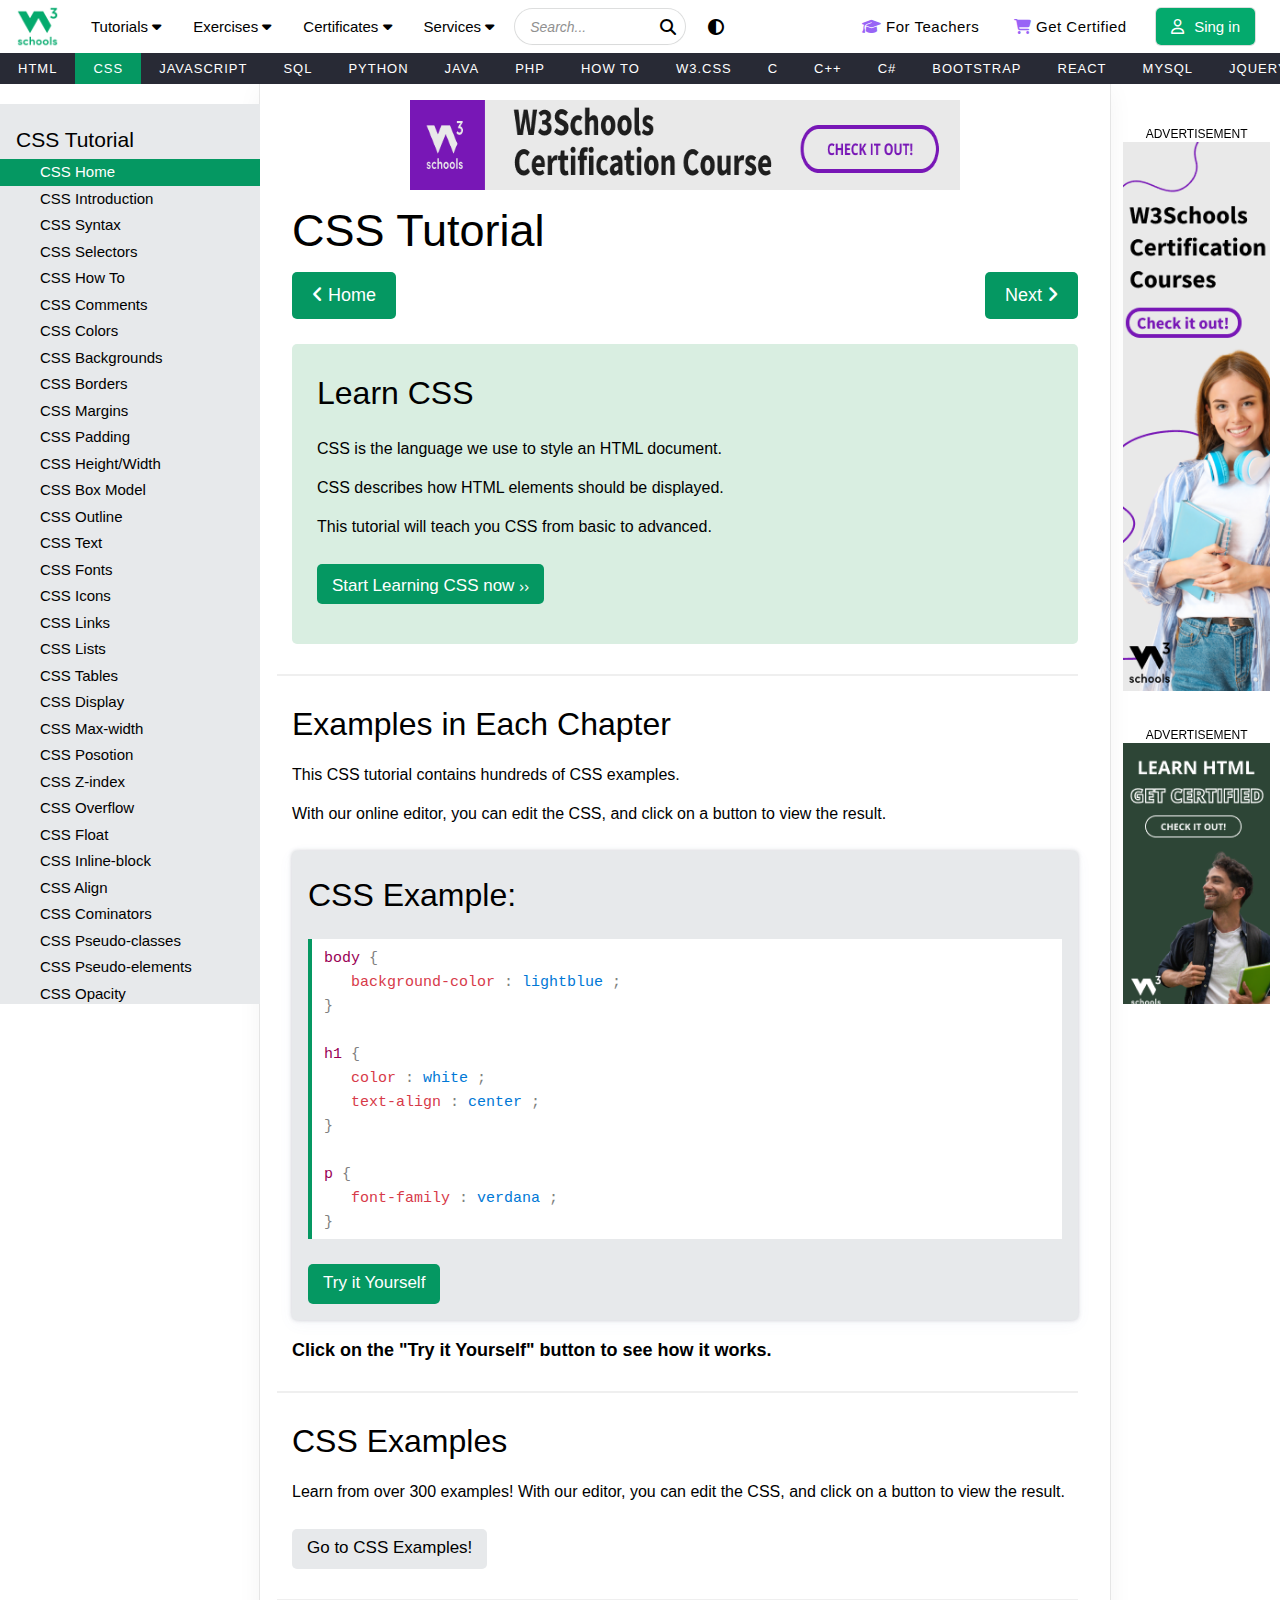
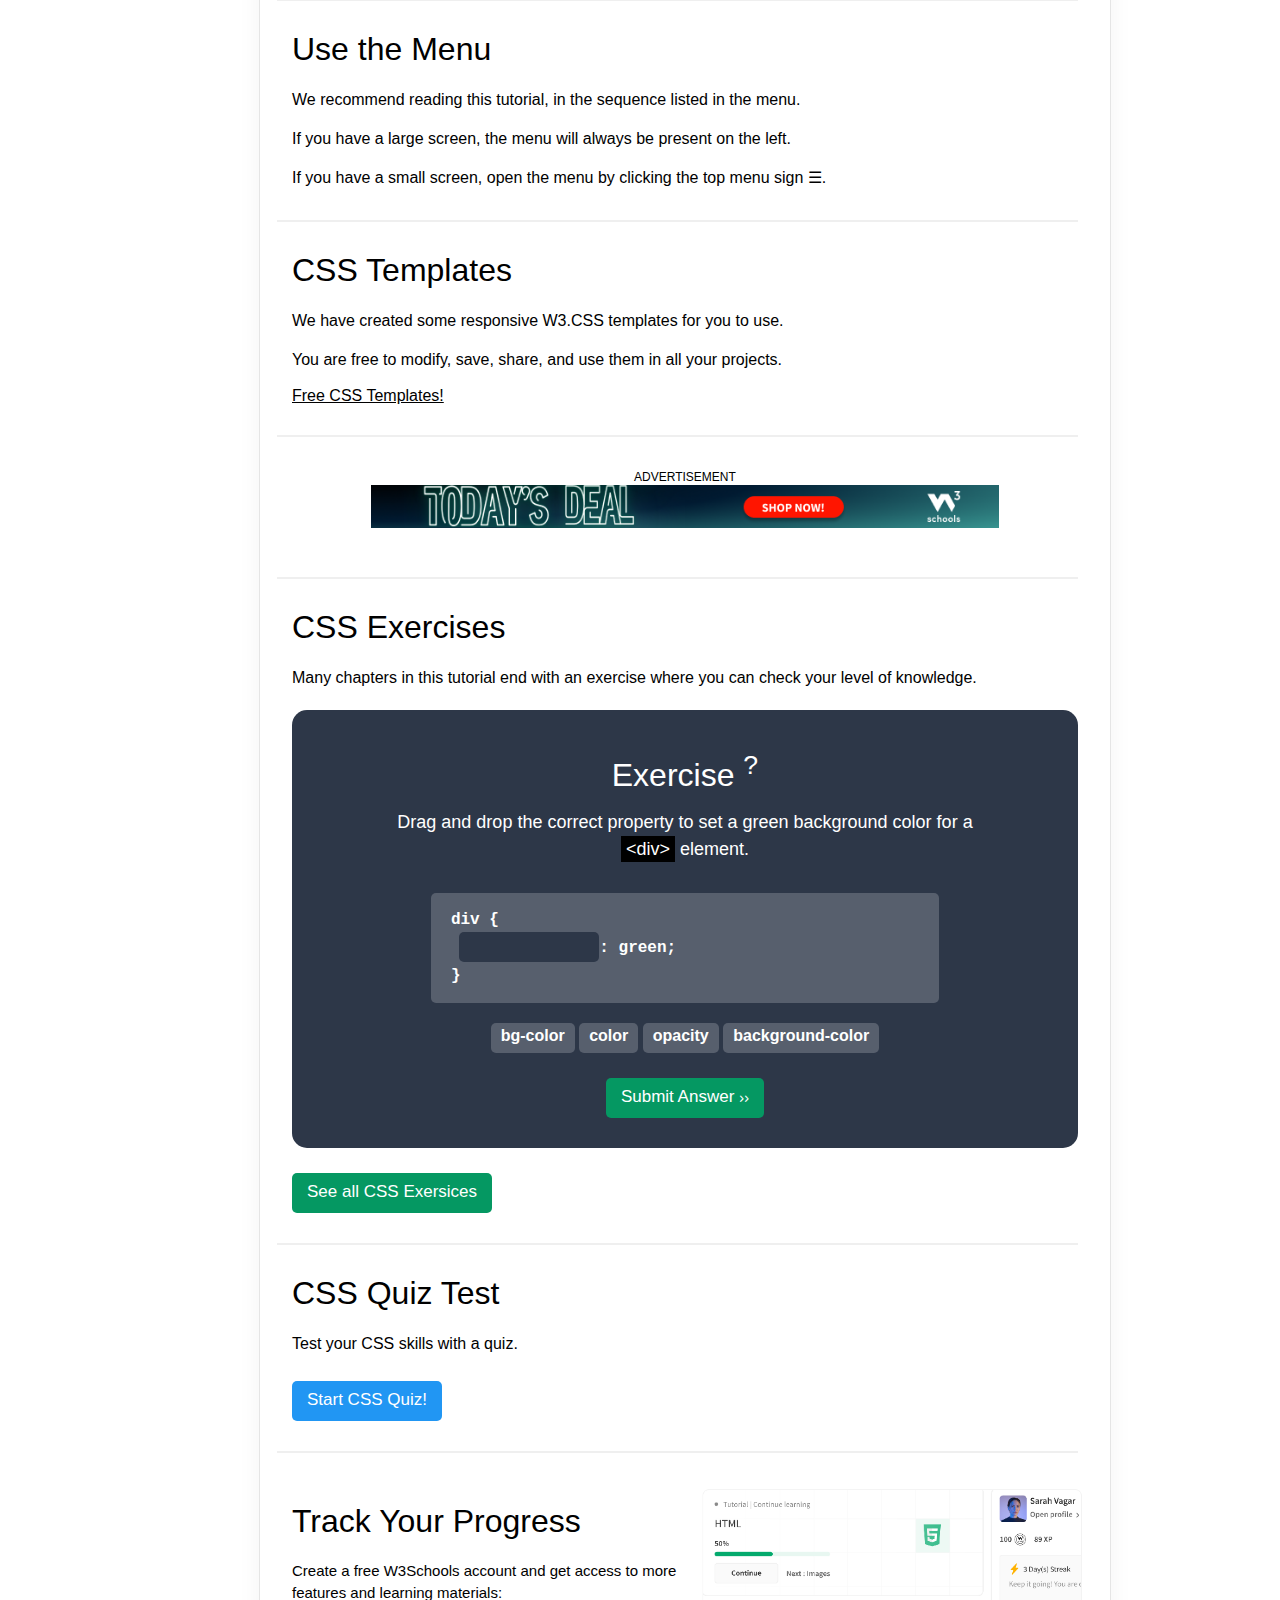
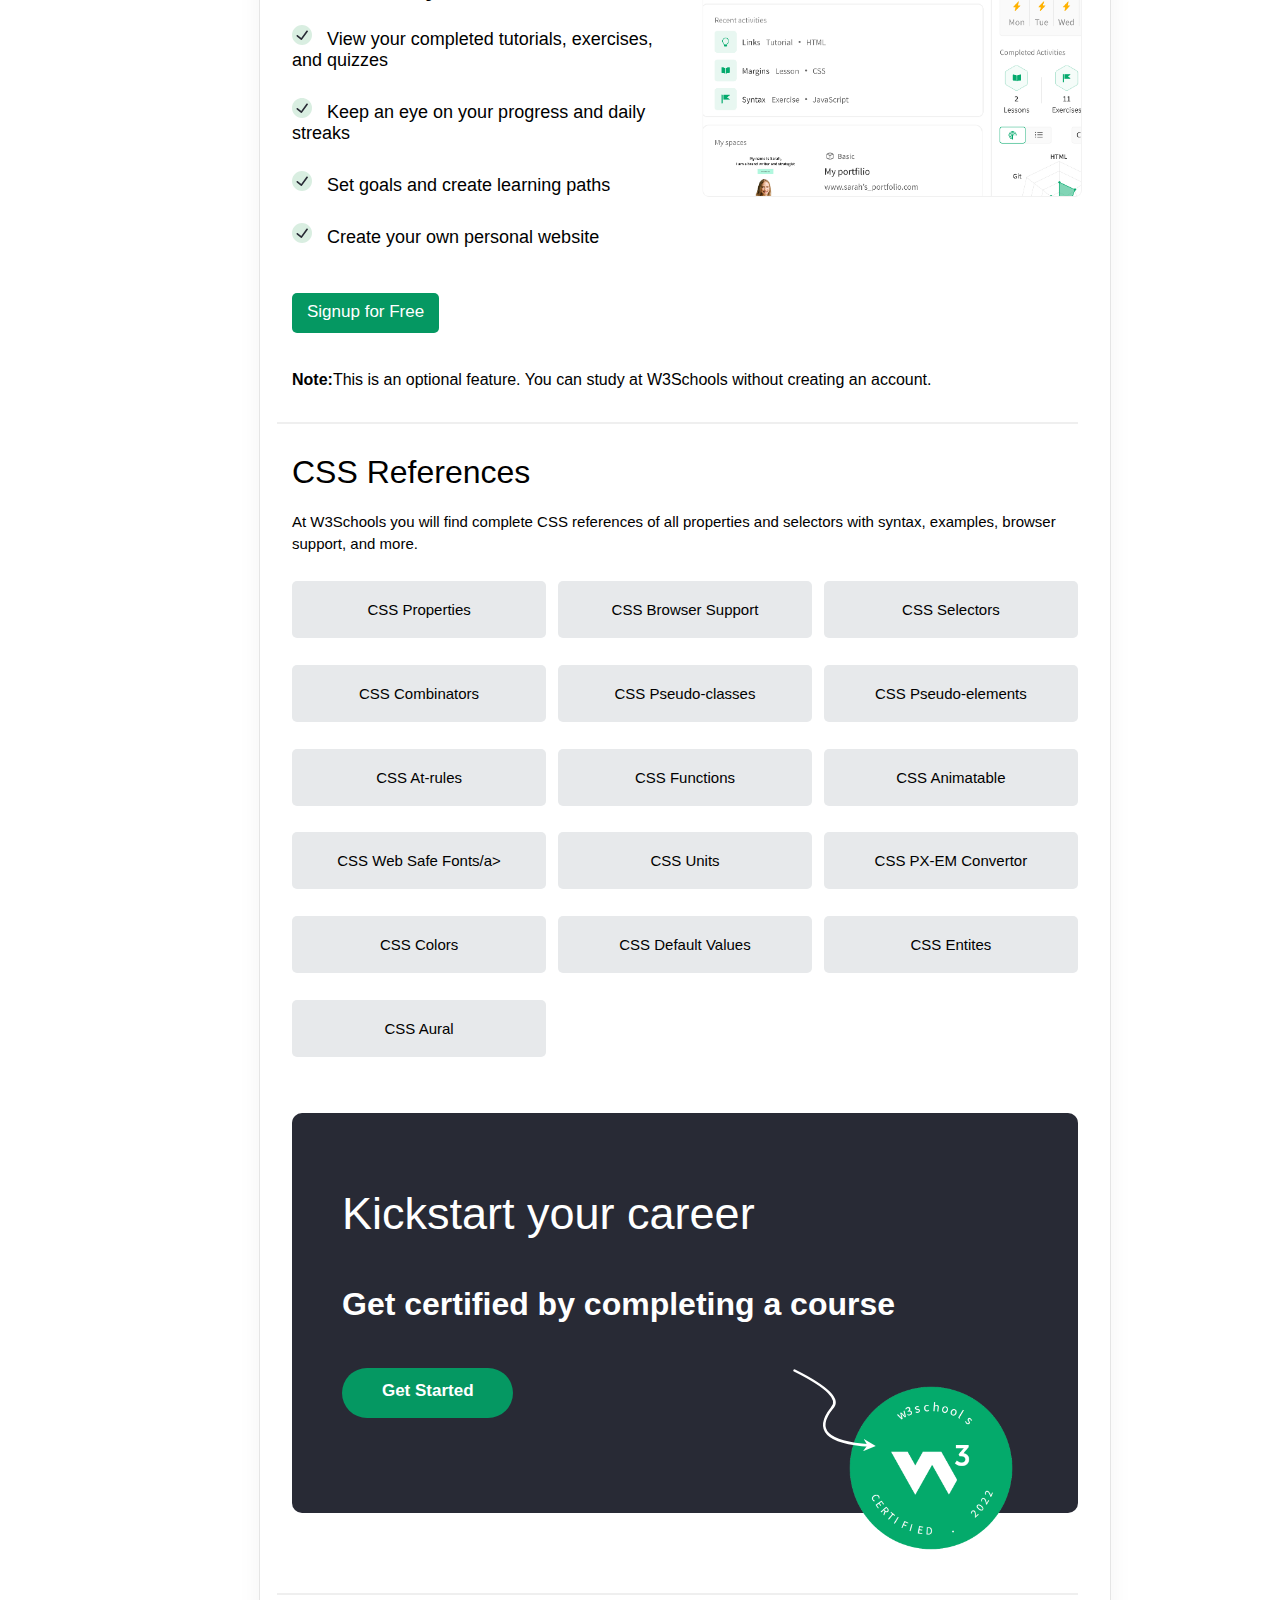
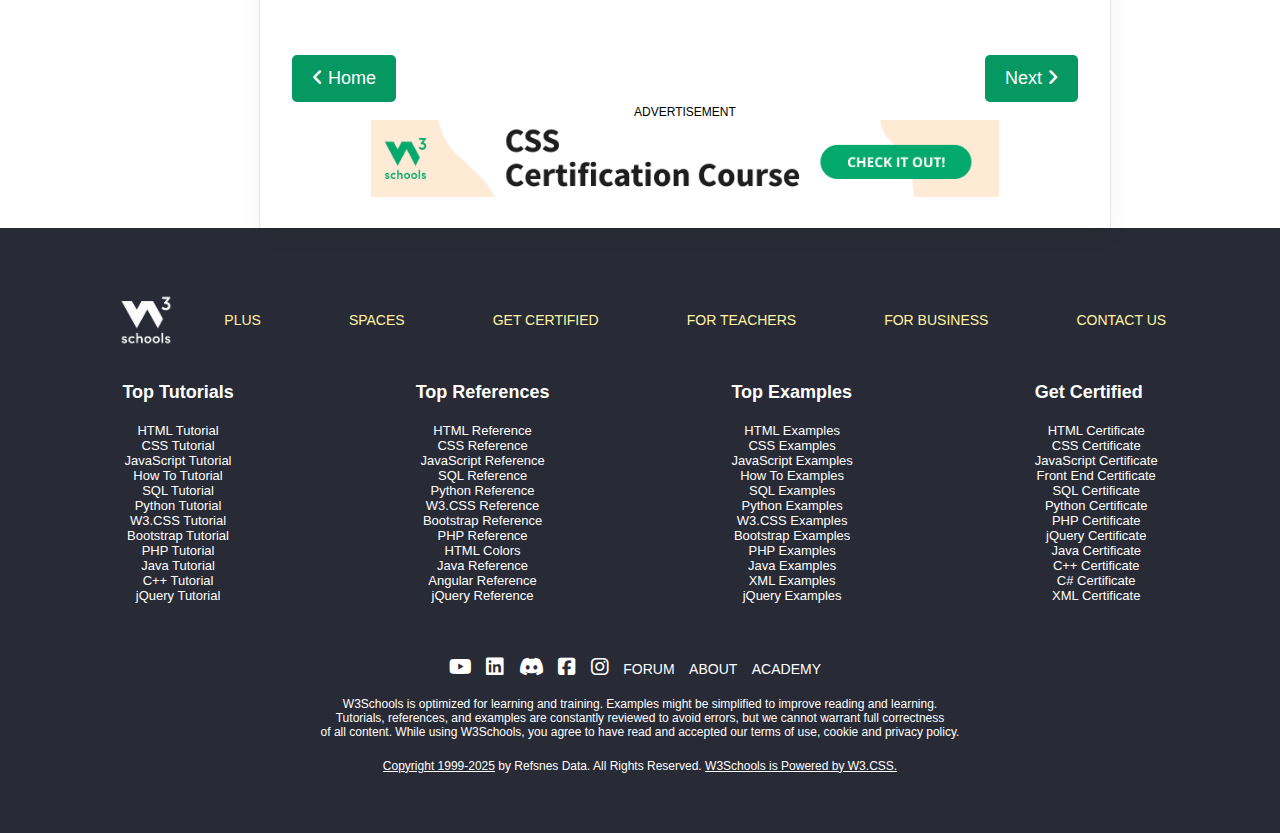
<file: W3css.html>
<!DOCTYPE html>
<html>
    <head>
        <title>W3Schools Online Web Tutorial</title>
        <link rel="stylesheet" href="./W3css.css">
        <link rel="icon" href="images/w3_top.png">
        <link rel="stylesheet" href="https://cdnjs.cloudflare.com/ajax/libs/font-awesome/6.7.2/css/all.min.css">  
        <link href="https://fonts.googleapis.com/css2?family=Freckle+Face&display=swap" rel="stylesheet">   
        <meta name="viewport" content="width=device-width, initial-scale=1.0">
    </head>
    <body>
     <!-- Nav Bar -->
    <div class="overll_container">
        <div class="nav_bar">
            <header>
                <nav class="nav1">
                    <img src="./images/W3 logo.png" alt="This is the image of W3School">
                    <label for="tick1" class="mq7">Tutorials <i class="fa-solid fa-caret-down"></i></label>
                    <label for="tick2" class="mq7">Exercises <i class="fa-solid fa-caret-down"></i></label>
                    <label for="tick3" class="mq5">Certificates <i class="fa-solid fa-caret-down"></i></label>
                    <label for="tick4" class="mq7">Services <i class="fa-solid fa-caret-down"></i></label>
                    <label for="tick5" class="mq8">Menu <i class="fa-solid fa-caret-down"></i></label>
                    <input type="search" placeholder="Search..." class="mq6"> 
                    <i class="fa-solid fa-magnifying-glass id1"></i> 
                    <i class="fa-solid fa-circle-half-stroke id2"></i>  
                </nav>
                
                <nav class="nav2">
                    <a class="mq1"><i class="fa-solid fa-star"></i> Plus</a>
                    <a class="mq2"><i class="fa-solid fa-code"></i> Spaces</a>
                    <a class="mq3"><i class="fa-solid fa-graduation-cap"></i> For Teachers</a>
                    <a class="mq4"><i class="fa-solid fa-cart-shopping"></i> Get Certified</a>
                    <label for="tick6" id="button1"><i class="fa-regular fa-user mq9"></i>Sing in</label>
                </nav>
            </header>

            <div class="nav_bar1">
                <label for="check"><i class="fa-solid fa-bars bar"></i></label>
                <a href="./W3html.html">HTML</a>
                <a href="./W3css.html" class="aa1">CSS</a>
                <a href="./W3Js.html">JAVASCRIPT</a>
                <a href="#">SQL</a>
                <a href="#">PYTHON</a>
                <a href="#">JAVA</a>
                <a href="#">PHP</a>
                <a href="#">HOW TO</a>
                <a href="#">W3.CSS</a>
                <a href="#">C</a>
                <a href="#">C++</a>
                <a href="#">C#</a>
                <a href="#">BOOTSTRAP</a>
                <a href="#">REACT</a>
                <a href="#">MYSQL</a>
                <a href="#">JQUERY</a>
                <a href="#">EXCEL</a>
                <a href="#">XML</a>
                <a href="#">DJANGO</a>
                <a href="#">NUMPY</a>
                <a href="#">PANDAS</a>
                <a href="#">NODEJS</a>
                <a href="#">DSA</a>
                <a href="#">TYPESCRIPT</a>
                <a href="#">ANGULAR</a>
                <a href="#">GIT</a>
                <a href="#">POSTGRESQL</a>
                <a href="#">MANGODB</a>
                <a href="#">ASP</a>
                <a href="#">AI</a>
                <a href="#">R</a>
                <a href="#">GO</a>
                <a href="#">KOTLIN</a>
                <a href="#">SASS</a>
                <a href="#">VUE</a>
                <a href="#">GEN AL</a>
                <a href="#">ASP</a>
                <a href="#">SCIPY</a>
                <a href="#">CYBER SECURITY</a>
                <a href="#">DATA SCIENCE</a>
                <a href="#">INTRO TO PROGRAM</a>
            </div>
        </div>  

<!-- checkbox for turorial -->
        <input type="checkbox" id="tick1">
        
<!-- Tutorials -->
        <div class="nav_tutorial">
            <label for="tick1"><i class="fa-solid fa-xmark close"></i></label>
            <div class="top">
                <h2>Tutorials</h2>
                <input type="text" placeholder="Filter...">
                <i class="fa-solid fa-xmark"></i>
            </div>

            <div class="nav_con">
                <div class="box box1">
                    <div class="h_c">
                        <h2>HTML and CSS</h2>
                        <a href="#" class="a_first anc"><span>Learn</span> HTML</a>
                        <a href="#" class="anc1">Tutorial</a>
                        <a href="#"class="anc1">Refernce</a> 
                        <br>

                        <a href="#" class="anc"><span>Learn</span> CSS</a>
                        <a href="#" class="anc1">Tutorial</a>
                        <a href="#"class="anc1">Refernce</a> 
                        <br>

                        <a href="#" class="anc"><span>Learn</span> RWD</a>
                        <a href="#" class="anc1">Tutorial</a>
                        <br>

                        <a href="#" class="anc"><span>Learn</span> Bootstrap</a>
                        <a href="#" class="anc1">Overview</a>
                        <br>

                        <a href="#" class="anc"><span>Learn</span> W3.CSS</a>
                        <a href="#" class="anc1">Tutorial</a>
                        <a href="#"class="anc1">Refernce</a> 
                        <br>

                        <a href="#" class="anc"><span>Learn</span> Sass</a>
                        <a href="#" class="anc1">Tutorial</a>
                        <a href="#"class="anc1">Refernce</a> 
                        <br>

                        <a href="#" class="anc"><span>Learn</span> Colors</a>
                        <a href="#" class="anc1">Tutorial</a>
                        <a href="#"class="anc1">Refernce</a> 
                        <br>

                        <a href="#" class="anc"><span>Learn</span> Icons</a>
                        <a href="#" class="anc1">Tutorial</a>
                        <a href="#"class="anc1">Refernce</a> 
                        <br>

                        <a href="#" class="anc"><span>Learn</span> Svg</a>
                        <a href="#" class="anc1">Tutorial</a>
                        <a href="#"class="anc1">Refernce</a> 
                        <br>

                        <a href="#" class="anc"><span>Learn</span> Canvas</a>
                        <a href="#" class="anc1">Tutorial</a>
                        <a href="#"class="anc1">Refernce</a> 
                        <br>

                        <a href="#" class="anc"><span>Learn</span> Graphics</a>
                        <a href="#" class="anc1">Tutorial</a>
                        <a href="#"class="anc1">Refernce</a> 
                        <br>

                        <a href="#" class="anc"><span>Learn</span> Character Sets</a>
                        <a href="#" class="anc1">Tutorial</a>
                        <a href="#"class="anc1">Refernce</a> 
                        <br>

                        <a href="#" class="anc"><span>Learn</span> How To</a>
                        <a href="#" class="anc1">Tutorial</a>
                        <a href="#"class="anc1">Refernce</a> 
                        <br>
                    </div>

                    <div class="da">
                        <h2 class="mid">Data Analyst </h2>
                        <a href="#" class="anc"><span>Learn</span> AI</a>
                        <a href="#" class="anc1">Tutorial</a>
                        <br>

                        <a href="#" class="anc"><span>Learn</span> GEnerative AI</a>
                        <a href="#" class="anc1">Tutorial</a>
                        <a href="#"class="anc1">Refernce</a> 
                        <br>

                        <a href="#" class="anc"><span>Learn</span> ChatGPT-3.5</a>
                        <a href="#" class="anc1">Tutorial</a>
                        <br>

                        <a href="#" class="anc"><span>Learn</span> ChatGPT-4</a>
                        <a href="#" class="anc1">Tutorial</a>
                        <br>

                        <a href="#" class="anc"><span>Learn</span> Google Bard</a>
                        <a href="#" class="anc1">Tutorial</a>
                        <br>

                        <a href="#" class="anc"><span>Learn</span> Machine Learning</a>
                        <a href="#" class="anc1">Tutorial</a>
                        <br>

                        <a href="#" class="anc"><span>Learn</span> DSA</a>
                        <a href="#" class="anc1">Tutorial</a>
                        <br>

                        <a href="#" class="anc"><span>Learn</span> Data Science</a>
                        <a href="#" class="anc1">Tutorial</a>
                        <br>

                        <a href="#" class="anc"><span>Learn</span> NumPy</a>
                        <a href="#" class="anc1">Tutorial</a>
                        <br>

                        <a href="#" class="anc"><span>Learn</span> Pandas</a>
                        <a href="#" class="anc1">Tutorial</a>
                        <br>

                        <a href="#" class="anc"><span>Learn</span> SciPy</a>
                        <a href="#" class="anc1">Tutorial</a>
                        <br>

                        <a href="#" class="anc"><span>Learn</span> Matplotlib</a>
                        <a href="#" class="anc1">Tutorial</a>
                        <br>

                        <a href="#" class="anc"><span>Learn</span> Statistics</a>
                        <a href="#" class="anc1">Tutorial</a>
                        <br>

                        <a href="#" class="anc"><span>Learn</span> Excel</a>
                        <a href="#" class="anc1">Tutorial</a>
                        <br>

                        <a href="#" class="anc"><span>Learn</span> Google Sheets</a>
                        <a href="#" class="anc1">Tutorial</a>
                        <br>
                    </div>

                    <div class="wb">
                        <h2 class="mid">Web Building</h2>
                        <a href="#" class="anc">Create a Website</a>
                        <a href="#" class="anc">Create a Server</a>
                        <a href="#" class="anc">Where To Start</a>
                        <a href="#" class="anc">Web Templates</a>
                        <a href="#" class="anc">Web Statistics</a>
                        <a href="#" class="anc">Web Certificates</a>
                        <a href="#" class="anc">Web Development</a>
                        <a href="#" class="anc">Introduction to Programming</a>
                        <a href="#" class="anc">Code Editor</a>
                        <a href="#" class="anc">Test your Typing Speed</a>
                        <a href="#" class="anc">Pkay a Code Game</a>
                        <a href="#" class="anc">Cyber Security</a>
                        <a href="#" class="anc">Accessibility</a>
                        <a href="#" class="anc">Join our Newsletter</a>                
                    </div>
                </div>
                    
                <div class="box box2">
                    <div class="js">
                        <h2>JavaScript</h2>
                        <a href="#" class="a_first anc"><span>Learn</span> JavaScript</a>
                        <a href="#" class="anc1">Tutorial</a>
                        <a href="#"class="anc1">Refernce</a> 
                        <br>

                        <a href="#" class="a_first anc"><span>Learn</span> React</a>
                        <a href="#" class="anc1">Tutorial</a>
                        <br>

                        <a href="#" class="a_first anc"><span>Learn</span> jQuery</a>
                        <a href="#" class="anc1">Tutorial</a>
                        <a href="#"class="anc1">Refernce</a> 
                        <br>

                        <a href="#" class="a_first anc"><span>Learn</span> Vue</a>
                        <a href="#" class="anc1">Tutorial</a>
                        <a href="#"class="anc1">Refernce</a> 
                        <br>

                        <a href="#" class="a_first anc"><span>Learn</span> AngularJS</a>
                        <a href="#" class="anc1">Tutorial</a>
                        <a href="#"class="anc1">Refernce</a> 
                        <br>

                        <a href="#" class="a_first anc"><span>Learn</span> JSON</a>
                        <a href="#" class="anc1">Tutorial</a>
                        <a href="#"class="anc1">Refernce</a> 
                        <br>

                        <a href="#" class="a_first anc"><span>Learn</span> AJAX</a>
                        <a href="#" class="anc1">Tutorial</a>
                        <br>

                        <a href="#" class="a_first anc"><span>Learn</span> AppML</a>
                        <a href="#" class="anc1">Tutorial</a>
                        <a href="#"class="anc1">Refernce</a> 
                        <br>

                        <a href="#" class="a_first anc"><span>Learn</span> W3.JS</a>
                        <a href="#" class="anc1">Tutorial</a>
                        <a href="#"class="anc1">Refernce</a> 
                        <br>

                        <a href="#" class="a_first anc"><span>Learn</span> React</a>
                        <a href="#" class="anc1">Tutorial</a>
                        <a href="#"class="anc1">Refernce</a> 
                        <br>
                    </div>
                    
                    <div class="wb">
                        <h2 class="mid">Web Building</h2>
                        <a href="#" class="anc">Create a Website</a>
                        <a href="#" class="anc">Create a Server</a>
                        <a href="#" class="anc">Where To Start</a>
                        <a href="#" class="anc">Web Templates</a>
                        <a href="#" class="anc">Web Statistics</a>
                        <a href="#" class="anc">Web Certificates</a>
                        <a href="#" class="anc">Web Development</a>
                        <a href="#" class="anc">Introduction to Programming</a>
                        <a href="#" class="anc">Code Editor</a>
                        <a href="#" class="anc">Test your Typing Speed</a>
                        <a href="#" class="anc">Pkay a Code Game</a>
                        <a href="#" class="anc">Cyber Security</a>
                        <a href="#" class="anc">Accessibility</a>
                        <a href="#" class="anc">Join our Newsletter</a>                
                    </div>

                    <div class="back">
                        <h2>Backend</h2>
                        <a href="#" class="a_first anc"><span>Learn</span> Python</a>
                        <a href="#" class="anc1">Tutorial</a>
                        <a href="#"class="anc1">Refernce</a> 
                        <br>

                        <a href="#" class="a_first anc"><span>Learn</span> SQL</a>
                        <a href="#" class="anc1">Tutorial</a>
                        <a href="#"class="anc1">Refernce</a> 
                        <br>

                        <a href="#" class="a_first anc"><span>Learn</span> MySQL</a>
                        <a href="#" class="anc1">Tutorial</a>
                        <a href="#"class="anc1">Refernce</a> 
                        <br>

                        <a href="#" class="a_first anc"><span>Learn</span> PHP</a>
                        <a href="#" class="anc1">Tutorial</a>
                        <a href="#"class="anc1">Refernce</a> 
                        <br>

                        <a href="#" class="a_first anc"><span>Learn</span> Java</a>
                        <a href="#" class="anc1">Tutorial</a>
                        <a href="#"class="anc1">Refernce</a> 
                        <br>

                        <a href="#" class="a_first anc"><span>Learn</span> C</a>
                        <a href="#" class="anc1">Tutorial</a>
                        <a href="#"class="anc1">Refernce</a> 
                        <br>

                        <a href="#" class="a_first anc"><span>Learn</span> C++</a>
                        <a href="#" class="anc1">Tutorial</a>
                        <a href="#"class="anc1">Refernce</a> 
                        <br>

                        <a href="#" class="a_first anc"><span>Learn</span> C#</a>
                        <a href="#" class="anc1">Tutorial</a>
                        <br>

                        <a href="#" class="a_first anc"><span>Learn</span> R</a>
                        <a href="#" class="anc1">Tutorial</a>
                        <br>

                        <a href="#" class="a_first anc"><span>Learn</span> Kotlin</a>
                        <a href="#" class="anc1">Tutorial</a>
                        <br>

                        <a href="#" class="a_first anc"><span>Learn</span> Rust</a>
                        <a href="#" class="anc1">Tutorial</a>
                        <br>

                        <a href="#" class="a_first anc"><span>Learn</span> Go</a>
                        <a href="#" class="anc1">Tutorial</a>
                        <br>

                        <a href="#" class="a_first anc"><span>Learn</span> Django</a>
                        <a href="#" class="anc1">Tutorial</a>
                        <a href="#"class="anc1">Refernce</a> 
                        <br>

                        <a href="#" class="a_first anc"><span>Learn</span> PostgreSQL</a>
                        <a href="#" class="anc1">Tutorial</a>
                        <br>

                        <a href="#" class="a_first anc"><span>Learn</span> TypeScript</a>
                        <a href="#" class="anc1">Tutorial</a>
                        <br>

                        <a href="#" class="a_first anc"><span>Learn</span> ASP</a>
                        <a href="#" class="anc1">Tutorial</a>
                        <a href="#"class="anc1">Refernce</a> 
                        <br>

                        <a href="#" class="a_first anc"><span>Learn</span> Node.js</a>
                        <a href="#" class="anc1">Tutorial</a>
                        <a href="#"class="anc1">Refernce</a> 
                        <br>

                        <a href="#" class="a_first anc"><span>Learn</span> Raspberry PI</a>
                        <a href="#" class="anc1">Tutorial</a>
                        <br>

                        <a href="#" class="a_first anc"><span>Learn</span> Git</a>
                        <a href="#" class="anc1">Tutorial</a>
                        <br>

                        <a href="#" class="a_first anc"><span>Learn</span> Bash</a>
                        <a href="#" class="anc1">Tutorial</a>
                        <br>

                        <a href="#" class="a_first anc"><span>Learn</span> MongoDB</a>
                        <a href="#" class="anc1">Tutorial</a>
                        <br>

                        <a href="#" class="a_first anc"><span>Learn</span> XML</a>
                        <a href="#" class="anc1">Tutorial</a>
                        <a href="#"class="anc1">Refernce</a> 
                        <br>
                    </div>
                </div>              

                <div class="box box3">
                    <div class="back">
                        <h2>Backend</h2>
                        <a href="#" class="a_first anc"><span>Learn</span> Python</a>
                        <a href="#" class="anc1">Tutorial</a>
                        <a href="#"class="anc1">Refernce</a> 
                        <br>

                        <a href="#" class="a_first anc"><span>Learn</span> SQL</a>
                        <a href="#" class="anc1">Tutorial</a>
                        <a href="#"class="anc1">Refernce</a> 
                        <br>

                        <a href="#" class="a_first anc"><span>Learn</span> MySQL</a>
                        <a href="#" class="anc1">Tutorial</a>
                        <a href="#"class="anc1">Refernce</a> 
                        <br>

                        <a href="#" class="a_first anc"><span>Learn</span> PHP</a>
                        <a href="#" class="anc1">Tutorial</a>
                        <a href="#"class="anc1">Refernce</a> 
                        <br>

                        <a href="#" class="a_first anc"><span>Learn</span> Java</a>
                        <a href="#" class="anc1">Tutorial</a>
                        <a href="#"class="anc1">Refernce</a> 
                        <br>

                        <a href="#" class="a_first anc"><span>Learn</span> C</a>
                        <a href="#" class="anc1">Tutorial</a>
                        <a href="#"class="anc1">Refernce</a> 
                        <br>

                        <a href="#" class="a_first anc"><span>Learn</span> C++</a>
                        <a href="#" class="anc1">Tutorial</a>
                        <a href="#"class="anc1">Refernce</a> 
                        <br>

                        <a href="#" class="a_first anc"><span>Learn</span> C#</a>
                        <a href="#" class="anc1">Tutorial</a>
                        <br>

                        <a href="#" class="a_first anc"><span>Learn</span> R</a>
                        <a href="#" class="anc1">Tutorial</a>
                        <br>

                        <a href="#" class="a_first anc"><span>Learn</span> Kotlin</a>
                        <a href="#" class="anc1">Tutorial</a>
                        <br>

                        <a href="#" class="a_first anc"><span>Learn</span> Rust</a>
                        <a href="#" class="anc1">Tutorial</a>
                        <br>

                        <a href="#" class="a_first anc"><span>Learn</span> Go</a>
                        <a href="#" class="anc1">Tutorial</a>
                        <br>

                        <a href="#" class="a_first anc"><span>Learn</span> Django</a>
                        <a href="#" class="anc1">Tutorial</a>
                        <a href="#"class="anc1">Refernce</a> 
                        <br>

                        <a href="#" class="a_first anc"><span>Learn</span> PostgreSQL</a>
                        <a href="#" class="anc1">Tutorial</a>
                        <br>

                        <a href="#" class="a_first anc"><span>Learn</span> TypeScript</a>
                        <a href="#" class="anc1">Tutorial</a>
                        <br>

                        <a href="#" class="a_first anc"><span>Learn</span> ASP</a>
                        <a href="#" class="anc1">Tutorial</a>
                        <a href="#"class="anc1">Refernce</a> 
                        <br>

                        <a href="#" class="a_first anc"><span>Learn</span> Node.js</a>
                        <a href="#" class="anc1">Tutorial</a>
                        <a href="#"class="anc1">Refernce</a> 
                        <br>

                        <a href="#" class="a_first anc"><span>Learn</span> Raspberry PI</a>
                        <a href="#" class="anc1">Tutorial</a>
                        <br>

                        <a href="#" class="a_first anc"><span>Learn</span> Git</a>
                        <a href="#" class="anc1">Tutorial</a>
                        <br>

                        <a href="#" class="a_first anc"><span>Learn</span> Bash</a>
                        <a href="#" class="anc1">Tutorial</a>
                        <br>

                        <a href="#" class="a_first anc"><span>Learn</span> MongoDB</a>
                        <a href="#" class="anc1">Tutorial</a>
                        <br>

                        <a href="#" class="a_first anc"><span>Learn</span> XML</a>
                        <a href="#" class="anc1">Tutorial</a>
                        <a href="#"class="anc1">Refernce</a> 
                        <br>
                    </div>
                </div>
            </div>
        </div>

<!-- checkbox for Exercise -->
        <input type="checkbox" id="tick2">

<!-- Exercises -->
        <div class="nav_exercise">
            <label for="tick2"><i class="fa-solid fa-xmark close"></i></label>
            <div class="top">
                <h2>Exercises</h2>
                <input type="text" placeholder="Filter...">
                <i class="fa-solid fa-xmark"></i>
            </div>

            <div class="nav_con">
                <div class="box box1">
                    <div class="h_c">
                        <h2>HTML and CSS</h2>
                        <a href="#" class="a_first anc">HTML</a>
                        <a href="#" class="anc1">Exercise</a>
                        <a href="#"class="anc1">Quiz</a> 
                        <br>

                        <a href="#" class="anc">CSS</a>
                        <a href="#" class="anc1">Exercise</a>
                        <a href="#"class="anc1">Quiz</a> 
                        <br>

                        <a href="#" class="anc">Bootstrap 3</a>
                        <a href="#" class="anc1">Exercise</a>
                        <a href="#"class="anc1">Quiz</a> 
                        <br>

                        <a href="#" class="anc">Bootstrap 4</a>
                        <a href="#" class="anc1">Exercise</a>
                        <a href="#"class="anc1">Quiz</a> 
                        <br>

                        <a href="#" class="anc">Bootstrap 5</a>
                        <a href="#" class="anc1">Exercise</a>
                        <a href="#"class="anc1">Quiz</a> 
                        <br>
                    </div>

                    <div class="da">
                        <h2 class="mid">Data Analyst </h2>
                        <a href="#" class="anc">DSA</a>
                        <a href="#" class="anc1">Exercise</a>
                        <a href="#"class="anc1">Quiz</a> 
                        <br>

                        <a href="#" class="anc">NumPy</a>
                        <a href="#" class="anc1">Exercise</a>
                        <a href="#"class="anc1">Quiz</a>  
                        <br>

                        <a href="#" class="anc">Pandas</a>
                        <a href="#" class="anc1">Exercise</a>
                        <a href="#"class="anc1">Quiz</a> 
                        <br>

                        <a href="#" class="anc">SciPy</a>
                        <a href="#" class="anc1">Exercise</a>
                        <a href="#"class="anc1">Quiz</a> 
                        <br>

                        <a href="#" class="anc">Excel</a>
                        <a href="#" class="anc1">Exercise</a>
                        <a href="#"class="anc1">Quiz</a> 
                        <br>
                    </div>

                    <a href="#" class="anc2">What is an Exercise?</a>
                    <a href="#" class="anc2">What is a Quiz</a>
                </div>
                    
                <div class="box box2">
                    <div class="js">
                        <h2>JavaScript</h2>
                        <a href="#" class="a_first anc">JavaScript</a>
                        <a href="#" class="anc1">Exercise</a>
                        <a href="#"class="anc1">Quiz</a> 
                        <br>

                        <a href="#" class="a_first anc">React</a>
                        <a href="#" class="anc1">Exercise</a>
                        <a href="#"class="anc1">Quiz</a> 
                        <br>

                        <a href="#" class="a_first anc">jQuery</a>
                        <a href="#" class="anc1">Exercise</a>
                        <a href="#"class="anc1">Quiz</a> 
                        <br>

                        <a href="#" class="a_first anc">Vue</a>
                        <a href="#" class="anc1">Exercise</a>
                        <a href="#"class="anc1">Quiz</a>  
                        <br>
                    </div>

                    <div class="back">
                        <h2>Backend</h2>
                        <a href="#" class="a_first anc">Python</a>
                        <a href="#" class="anc1">Exercise</a>
                        <a href="#"class="anc1">Quiz</a>  
                        <br>

                        <a href="#" class="a_first anc">SQL</a>
                        <a href="#" class="anc1">Exercise</a>
                        <a href="#"class="anc1">Quiz</a> 
                        <br>

                        <a href="#" class="a_first anc">MySQL</a>
                        <a href="#" class="anc1">Exercise</a>
                        <a href="#"class="anc1">Quiz</a>  
                        <br>

                        <a href="#" class="a_first anc">PHP</a>
                        <a href="#" class="anc1">Exercise</a>
                        <a href="#"class="anc1">Quiz</a> 
                        <br>

                        <a href="#" class="a_first anc">Java</a>
                        <a href="#" class="anc1">Exercise</a>
                        <a href="#"class="anc1">Quiz</a>  
                        <br>

                        <a href="#" class="a_first anc">C</a>
                        <a href="#" class="anc1">Exercise</a>
                        <a href="#"class="anc1">Quiz</a>  
                        <br>

                        <a href="#" class="a_first anc">C++</a>
                        <a href="#" class="anc1">Exercise</a>
                        <a href="#"class="anc1">Quiz</a> 
                        <br>

                        <a href="#" class="a_first anc">C#</a>
                        <a href="#" class="anc1">Exercise</a>
                        <a href="#"class="anc1">Quiz</a> 
                        <br>

                        <a href="#" class="a_first anc">R</a>
                        <a href="#" class="anc1">Exercise</a>
                        <a href="#"class="anc1">Quiz</a> 
                        <br>

                        <a href="#" class="a_first anc">Kotlin</a>
                        <a href="#" class="anc1">Exercise</a>
                        <a href="#"class="anc1">Quiz</a> 
                        <br>

                        <a href="#" class="a_first anc">Django</a>
                        <a href="#" class="anc1">Exercise</a>
                        <a href="#"class="anc1">Quiz</a> 
                        <br>

                        <a href="#" class="a_first anc">PostgreSQL</a>
                        <a href="#" class="anc1">Exercise</a>
                        <a href="#"class="anc1">Quiz</a> 
                        <br>

                        <a href="#" class="a_first anc">TypeScript</a>
                        <a href="#" class="anc1">Exercise</a>
                        <a href="#"class="anc1">Quiz</a>  
                        <br>

                        <a href="#" class="a_first anc">Git</a>
                        <a href="#" class="anc1">Exercise</a>
                        <a href="#"class="anc1">Quiz</a> 
                        <br>

                        <a href="#" class="a_first anc">Bash</a>
                        <a href="#" class="anc1">Exercise</a>
                        <a href="#"class="anc1">Quiz</a> 
                        <br>

                        <a href="#" class="a_first anc">Go</a>
                        <a href="#" class="anc1">Exercise</a>
                        <a href="#"class="anc1">Quiz</a>  
                        <br>

                        <a href="#" class="a_first anc">MongoDB</a>
                        <a href="#" class="anc1">Exercise</a>
                        <a href="#"class="anc1">Quiz</a> 
                        <br>
                    </div>
                </div>              

                <div class="box box3">
                    <div class="back">
                        <h2>Backend</h2>
                        <a href="#" class="a_first anc">Python</a>
                        <a href="#" class="anc1">Exercise</a>
                        <a href="#"class="anc1">Quiz</a>  
                        <br>

                        <a href="#" class="a_first anc">SQL</a>
                        <a href="#" class="anc1">Exercise</a>
                        <a href="#"class="anc1">Quiz</a> 
                        <br>

                        <a href="#" class="a_first anc">MySQL</a>
                        <a href="#" class="anc1">Exercise</a>
                        <a href="#"class="anc1">Quiz</a>  
                        <br>

                        <a href="#" class="a_first anc">PHP</a>
                        <a href="#" class="anc1">Exercise</a>
                        <a href="#"class="anc1">Quiz</a> 
                        <br>

                        <a href="#" class="a_first anc">Java</a>
                        <a href="#" class="anc1">Exercise</a>
                        <a href="#"class="anc1">Quiz</a>  
                        <br>

                        <a href="#" class="a_first anc">C</a>
                        <a href="#" class="anc1">Exercise</a>
                        <a href="#"class="anc1">Quiz</a>  
                        <br>

                        <a href="#" class="a_first anc">C++</a>
                        <a href="#" class="anc1">Exercise</a>
                        <a href="#"class="anc1">Quiz</a> 
                        <br>

                        <a href="#" class="a_first anc">C#</a>
                        <a href="#" class="anc1">Exercise</a>
                        <a href="#"class="anc1">Quiz</a> 
                        <br>

                        <a href="#" class="a_first anc">R</a>
                        <a href="#" class="anc1">Exercise</a>
                        <a href="#"class="anc1">Quiz</a> 
                        <br>

                        <a href="#" class="a_first anc">Kotlin</a>
                        <a href="#" class="anc1">Exercise</a>
                        <a href="#"class="anc1">Quiz</a> 
                        <br>

                        <a href="#" class="a_first anc">Django</a>
                        <a href="#" class="anc1">Exercise</a>
                        <a href="#"class="anc1">Quiz</a> 
                        <br>

                        <a href="#" class="a_first anc">PostgreSQL</a>
                        <a href="#" class="anc1">Exercise</a>
                        <a href="#"class="anc1">Quiz</a> 
                        <br>

                        <a href="#" class="a_first anc">TypeScript</a>
                        <a href="#" class="anc1">Exercise</a>
                        <a href="#"class="anc1">Quiz</a>  
                        <br>

                        <a href="#" class="a_first anc">Git</a>
                        <a href="#" class="anc1">Exercise</a>
                        <a href="#"class="anc1">Quiz</a> 
                        <br>

                        <a href="#" class="a_first anc">Bash</a>
                        <a href="#" class="anc1">Exercise</a>
                        <a href="#"class="anc1">Quiz</a> 
                        <br>

                        <a href="#" class="a_first anc">Go</a>
                        <a href="#" class="anc1">Exercise</a>
                        <a href="#"class="anc1">Quiz</a>  
                        <br>

                        <a href="#" class="a_first anc">MongoDB</a>
                        <a href="#" class="anc1">Exercise</a>
                        <a href="#"class="anc1">Quiz</a> 
                        <br>
                    </div>
                </div>
            </div>
        </div> 

<!-- Checkbox for Certificates -->
        <input type="checkbox" id="tick3">

<!-- Certificates -->
        <div class="nav_certificate">
             <label for="tick3"><i class="fa-solid fa-xmark close"></i></label>
            <div class="top">
                <h2>Certificats</h2>
                <input type="text" placeholder="Filter...">
                <i class="fa-solid fa-xmark"></i>
            </div>

            <div class="nav_con">
                <div class="box box1">
                    <div class="h_c">
                        <h2>HTML and CSS</h2>
                        <a href="#" class="a_first anc">HTML</a>
                        <a href="#" class="anc1">Certificate</a>
                        <a href="#"class="anc1">Course</a> 
                        <br>

                        <a href="#" class="anc">CSS</a>
                        <a href="#" class="anc1">Certificate</a>
                        <a href="#"class="anc1">Course</a> 
                        <br>

                        <a href="#" class="anc">Bootstrap 3</a>
                        <a href="#" class="anc1">Certificate</a>
                        <a href="#"class="anc1">Course</a> 
                        <br>

                        <a href="#" class="anc">Bootstrap 4</a>
                        <a href="#" class="anc1">Certificate</a>
                        <a href="#"class="anc1">Course</a> 
                        <br>

                        <a href="#" class="anc">Bootstrap 5</a>
                        <a href="#" class="anc1">Certificate</a>
                        <a href="#"class="anc1">Course</a> 
                        <br>
                    </div>

                    <div class="da">
                        <h2 class="mid">Data Analyst </h2>
                        <a href="#" class="anc">DSA</a>
                        <a href="#" class="anc1">Certificate</a>
                        <br>

                        <a href="#" class="anc">Data Analystics</a>
                        <a href="#" class="anc1">Course</a>
                        <br>

                        <a href="#" class="anc">NumPy</a>
                        <a href="#" class="anc1">Certificate</a>
                        <a href="#"class="anc1">Course</a>  
                        <br>

                        <a href="#" class="anc">Pandas</a>
                        <a href="#" class="anc1">Certificate</a>
                        <a href="#"class="anc1">Course</a> 
                        <br>

                        <a href="#" class="anc">Excel</a>
                        <a href="#" class="anc1">Certificate</a>
                        <br>

                        <a href="#" class="anc">Social Media</a>
                        <a href="#"class="anc1">Course</a> 
                        <br>
                    </div>

                    <a href="#" class="anc2">What is an Certificate?</a>

                     <div class="programs">
                        <h2>Programs</h2>
                        <a href="#" class="a_first anc">Full Access</a>
                        <br>

                        <a href="#" class="a_first anc">Front End</a>
                        <a href="#" class="anc1">Certificate</a>
                        <a href="#"class="anc1">Course</a> 
                        <br>

                        <a href="#" class="a_first anc">Web Dev.</a>
                        <a href="#" class="anc1">Certificate</a>
                        <a href="#"class="anc1">Course</a> 
                        <br>

                        <a href="#" class="a_first anc">Web App.</a>
                        <a href="#" class="anc1">Certificate</a>
                        <a href="#"class="anc1">Course</a> 
                        <br>

                        <a href="#" class="a_first anc">Web Design</a>
                        <a href="#" class="anc1">Certificate</a>
                        <a href="#"class="anc1">Course</a> 
                        <br>
                    </div>
                </div>
                    
                <div class="box box2">
                    <div class="js">
                        <h2>JavaScript</h2>
                        <a href="#" class="a_first anc">JavaScript</a>
                        <a href="#" class="anc1">Certificate</a>
                        <a href="#"class="anc1">Course</a> 
                        <br>

                        <a href="#" class="a_first anc">React</a>
                        <a href="#" class="anc1">Certificate</a>
                        <a href="#"class="anc1">Course</a> 
                        <br>

                        <a href="#" class="a_first anc">jQuery</a>
                        <a href="#" class="anc1">Certificate</a>
                        <a href="#"class="anc1">Course</a> 
                        <br>

                        <a href="#" class="a_first anc">Vue</a>
                        <a href="#" class="anc1">Certificate</a>
                        <br>
                    </div>

                    <div class="programs">
                        <h2>Programs</h2>
                        <a href="#" class="a_first anc">Full Access</a>
                        <br>

                        <a href="#" class="a_first anc">Front End</a>
                        <a href="#" class="anc1">Certificate</a>
                        <a href="#"class="anc1">Course</a> 
                        <br>

                        <a href="#" class="a_first anc">Web Dev.</a>
                        <a href="#" class="anc1">Certificate</a>
                        <a href="#"class="anc1">Course</a> 
                        <br>

                        <a href="#" class="a_first anc">Web App.</a>
                        <a href="#" class="anc1">Certificate</a>
                        <a href="#"class="anc1">Course</a> 
                        <br>

                        <a href="#" class="a_first anc">Web Design</a>
                        <a href="#" class="anc1">Certificate</a>
                        <a href="#"class="anc1">Course</a> 
                        <br>

                    </div>

                    <div class="back">
                        <h2>Backend</h2>
                        <a href="#" class="a_first anc">Python</a>
                        <a href="#" class="anc1">Certificate</a>
                        <a href="#"class="anc1">Course</a>  
                        <br>

                        <a href="#" class="a_first anc">SQL</a>
                        <a href="#" class="anc1">Certificate</a>
                        <a href="#"class="anc1">Course</a> 
                        <br>

                        <a href="#" class="a_first anc">MySQL</a>
                        <a href="#" class="anc1">Certificate</a>
                        <a href="#"class="anc1">Course</a>  
                        <br>

                        <a href="#" class="a_first anc">PHP</a>
                        <a href="#" class="anc1">Certificate</a>
                        <a href="#"class="anc1">Course</a> 
                        <br>

                        <a href="#" class="a_first anc">Java</a>
                        <a href="#" class="anc1">Certificate</a>
                        <a href="#"class="anc1">Course</a>  
                        <br>

                        <a href="#" class="a_first anc">C</a>
                        <a href="#" class="anc1">Certificate</a>
                        <a href="#"class="anc1">Course</a>  
                        <br>

                        <a href="#" class="a_first anc">C++</a>
                        <a href="#" class="anc1">Certificate</a>
                        <a href="#"class="anc1">Course</a> 
                        <br>

                        <a href="#" class="a_first anc">C#</a>
                        <a href="#" class="anc1">Certificate</a>
                        <a href="#"class="anc1">Course</a> 
                        <br>

                        <a href="#" class="a_first anc">R</a>
                        <a href="#" class="anc1">Certificate</a>
                        <a href="#"class="anc1">Course</a> 
                        <br>

                        <a href="#" class="a_first anc">Django</a>
                        <a href="#" class="anc1">Certificate</a>
                        <a href="#"class="anc1">Course</a> 
                        <br>

                        <a href="#" class="a_first anc">NodeJS</a>
                        <a href="#" class="anc1">Certificate</a>
                        <a href="#"class="anc1">Course</a> 
                        <br>

                        <a href="#" class="a_first anc">TypeScript</a>
                        <a href="#" class="anc1">Certificate</a>
                        <a href="#"class="anc1">Course</a> 
                        <br>

                        <a href="#" class="a_first anc">XML</a>
                        <a href="#" class="anc1">Certificate</a>
                        <a href="#"class="anc1">Course</a>  
                        <br>

                        <a href="#" class="a_first anc">Cyber Security</a>
                        <a href="#" class="anc1">Certificate</a>
                        <a href="#"class="anc1">Course</a> 
                        <br>

                        <a href="#" class="a_first anc">Accessibility</a>
                        <a href="#" class="anc1">Certificate</a>
                        <a href="#"class="anc1">Course</a> 
                        <br>
                    </div>
                </div>              

                <div class="box box3">
                    <div class="back">
                        <h2>Backend</h2>
                        <a href="#" class="a_first anc">Python</a>
                        <a href="#" class="anc1">Certificate</a>
                        <a href="#"class="anc1">Course</a>  
                        <br>

                        <a href="#" class="a_first anc">SQL</a>
                        <a href="#" class="anc1">Certificate</a>
                        <a href="#"class="anc1">Course</a> 
                        <br>

                        <a href="#" class="a_first anc">MySQL</a>
                        <a href="#" class="anc1">Certificate</a>
                        <a href="#"class="anc1">Course</a>  
                        <br>

                        <a href="#" class="a_first anc">PHP</a>
                        <a href="#" class="anc1">Certificate</a>
                        <a href="#"class="anc1">Course</a> 
                        <br>

                        <a href="#" class="a_first anc">Java</a>
                        <a href="#" class="anc1">Certificate</a>
                        <a href="#"class="anc1">Course</a>  
                        <br>

                        <a href="#" class="a_first anc">C</a>
                        <a href="#" class="anc1">Certificate</a>
                        <a href="#"class="anc1">Course</a>  
                        <br>

                        <a href="#" class="a_first anc">C++</a>
                        <a href="#" class="anc1">Certificate</a>
                        <a href="#"class="anc1">Course</a> 
                        <br>

                        <a href="#" class="a_first anc">C#</a>
                        <a href="#" class="anc1">Certificate</a>
                        <a href="#"class="anc1">Course</a> 
                        <br>

                        <a href="#" class="a_first anc">R</a>
                        <a href="#" class="anc1">Certificate</a>
                        <a href="#"class="anc1">Course</a> 
                        <br>

                        <a href="#" class="a_first anc">Django</a>
                        <a href="#" class="anc1">Certificate</a>
                        <a href="#"class="anc1">Course</a> 
                        <br>

                        <a href="#" class="a_first anc">NodeJS</a>
                        <a href="#" class="anc1">Certificate</a>
                        <a href="#"class="anc1">Course</a> 
                        <br>

                        <a href="#" class="a_first anc">TypeScript</a>
                        <a href="#" class="anc1">Certificate</a>
                        <a href="#"class="anc1">Course</a> 
                        <br>

                        <a href="#" class="a_first anc">XML</a>
                        <a href="#" class="anc1">Certificate</a>
                        <a href="#"class="anc1">Course</a>  
                        <br>

                        <a href="#" class="a_first anc">Cyber Security</a>
                        <a href="#" class="anc1">Certificate</a>
                        <a href="#"class="anc1">Course</a> 
                        <br>

                        <a href="#" class="a_first anc">Accessibility</a>
                        <a href="#" class="anc1">Certificate</a>
                        <a href="#"class="anc1">Course</a> 
                        <br>
                    </div>
                </div>
            </div>
        </div>

<!-- Checkbox for Services -->
        <input type="checkbox" id="tick4">

<!-- Servises -->
        <div class="nav_service">
            <label for="tick4"><i class="fa-solid fa-xmark close"></i></label>
            <div class="top">
                <h2>All Our Services</h2>
                <input type="text" placeholder="Filter...">
                <i class="fa-solid fa-xmark"></i>
            </div>

            <p>W3Schools offers a wide range of services and products for beginners and professionals,helping millions of people everyday to learn and master new skills.</p>

            <div class="nav_con1">
                <div class="box">
                    <h4>Free Tutorials</h4>
                    <p>Enjoy our free tutorials like millions of other internet users since 1999</p>
                </div>
                
                <div class="box">
                    <h4>References</h4>
                    <p>Explore our selection of references covering all popular coding languages</p>
                </div>
                
                <div class="box">
                    <h4>Create a Website</h4>
                    <p>Create your own website with W3Schools Spaces - no setup required</p>
                </div>
                
                <div class="box">
                    <h4>Exercises</h4>
                    <p>Test your skills with different exercises</p>
                </div>
                
                <div class="box">
                    <h4>Quizzes</h4>
                    <p>Test yourself with multiple choice questions</p>
                </div>
                
                <div class="box">
                    <h4>Get Certified</h4>
                    <p>Document your knowledge</p>
                </div>
                
                <div class="box">
                    <h4>Log in / Sign Up</h4>
                    <p>Create a free W3Schools Account to Improve Your Learning Experience</p>
                </div>
                
                <div class="box">
                    <h4>My Learning</h4>
                    <p>Track your learning progress at W3Schools and collect rewards</p>
                </div>
                
                <div class="box">
                    <h4>Upgrade</h4>
                    <p>Become a PLUS user and unlock powerful features (ad-free, hosting, support, .. )</p>
                </div>
                
                <div class="box">
                    <h4>Where To Start</h4>
                    <p>Not sure where you want to start? Follow our guided path</p>
                </div>
                
                <div class="box">
                    <h4>Code Editor (Try it)</h4>
                    <p>With our online code editor, you can edit code and view the result in your browser</p>
                </div>
                
                <div class="box">
                    <h4>Videos</h4>
                    <p>Learn the basics of HTML in a fun and engaging video tutorial</p>
                </div>
                
                <div class="box">
                    <h4>Templates</h4>
                    <p>We have created a bunch of responsive website templates you can use - for free!</p>
                </div>
                
                <div class="box">
                    <h4>Web Hosting</h4>
                    <p>Host your own website, and share it to the world with W3Schools Spaces</p>
                </div>
                
                <div class="box">
                    <h4>Create a Server</h4>
                    <p>Create your own server using Python, PHP, React.js, Node.js, Java, C#, etc.</p>
                </div>
                
                <div class="box">
                    <h4>How To's</h4>
                    <p>Large collection of code snippets for HTML,CSS and JavaScript</p>
                </div>
                
                <div class="box">
                    <h4>CSS Framework</h4>
                    <p>Build fast and responsive sites using our free W3.CSS framework</p>
                </div>
                
                <div class="box">
                    <h4>Browser Statistics</h4>
                    <p>Read long term trends of browser usage</p>
                </div>
                
                <div class="box">
                    <h4>Typing Speed</h4>
                    <p>Test your typing speed</p>
                </div>
                
                <div class="box">
                    <h4>Color Picker</h4>
                    <p>Use our color picker to find different RGB,HEX and HSL colors.</p>
                </div>
                
                <div class="box">
                    <h4>Code Game</h4>
                    <p>W3Schools Coding Game! Help the lynx collect pine cones</p>
                </div>
                
                <div class="box">
                    <h4>Newsletter</h4>
                    <p>Join our newsletter and get access to exclusive content every month</p>
                </div>
                
                <div class="box">
                    <h4>For Teachers</h4>
                    <p>Contact us about W3Schools Academy for educational institutions</p>
                </div>
                
                <div class="box">
                    <h4>For Businesses</h4>
                    <p>Enjoy our free tutorials like millions of other internet users since 1999</p>
                </div>
                
                <div class="box">
                    <h4>Contact Us</h4>
                    <p>About sales: sales@w3schools.com</p>
                    <p>About errors: help@w3schools.com</p>
                </div>
            </div>
            <div class="icon">
                <i class="fa-brands fa-youtube"></i>
                <i class="fa-brands fa-linkedin"></i>
                <i class="fa-brands fa-discord"></i>
                <i class="fa-brands fa-square-facebook"></i>
                <i class="fa-brands fa-instagram"></i>
            </div>
        </div>

<!-- Checkbox for Menu -->
        <input type="checkbox" id="tick5">

<!-- Menu -->
        <div class="nav_menu">
            <label for="tick5"><i class="fa-solid fa-xmark close"></i></label>
            <div class="menu_con">
                <h2>Tutorials</h2>
                <i class="fa-solid fa-caret-down"></i>
            </div>
            
            <div class="menu_con">
                <h2>Exercise</h2>
                <i class="fa-solid fa-caret-down"></i>
            </div>

            <div class="menu_con">
                <h2>Certificate</h2>
                <i class="fa-solid fa-caret-down"></i>
            </div>

            <div class="menu_con">
                <h2>Services</h2>
                <i class="fa-solid fa-caret-down"></i>
            </div>

            <div class="menu_con">
                <h2>Spaces</h2>
                <i class="fa-solid fa-code"></i>
            </div>

            <div class="menu_con">
                <h2>Get Certified</h2>
                <i class="fa-solid fa-cart-shopping"></i>
            </div>

            <div class="menu_con">
                <h2>Plus</h2>
                <i class="fa-solid fa-caret-down"></i>
            </div>

            <div class="menu_con">
                <h2>Academy</h2>
            </div>

            <div class="icon">
                <i class="fa-brands fa-youtube"></i>
                <i class="fa-brands fa-linkedin"></i>
                <i class="fa-brands fa-discord"></i>
                <i class="fa-brands fa-square-facebook"></i>
                <i class="fa-brands fa-instagram"></i>
            </div>
        </div>

<!-- Checkbox for Signin -->
        <input type="checkbox" id="tick6">

<!-- Sign in -->
        <div class="nav_signin">
            <label for="tick6"><i class="fa-solid fa-xmark close1"></i></label>
            <div class="option1">
                <h3>Sign in</h3>
                <p>Get access to more learning features</p>
                <span>Don't have an account?</span>
                <a href="#">Register</a>
            
                <div class="image">
                    <img src="images/google.png" alt="Google">
                    <img src="images/facebook.png" alt="facebook">
                    <img src="images/github.png" alt="Github">
                    <img src="images/linkdn.webp" alt="Linkdn">
                </div>
            </div>
           
            <span>or</span>
           
            <div class="option2">
                <input type="email" placeholder="Email" required>
                <input type="password" placeholder="Password" required>
                <p>Forgot your password?</p>
                <button>Sign in</button>
            </div>          
        </div>

<!-- Checkbox for Side bar -->
        <input type="checkbox"  id="check">

<!-- CSS -->    
        <div class="side_bar">
            <div class="css_tutorial">
                <h2>CSS Tutorial</h2>
                <a href="#" class="aa1">CSS Home</a>
                <a href="#">CSS Introduction</a>
                <a href="#">CSS Syntax</a>
                <a href="#">CSS Selectors</a>
                <a href="#">CSS How To</a>
                <a href="#">CSS Comments</a>
                <a href="#">CSS Colors</a>
                <a href="#">CSS Backgrounds</a>
                <a href="#">CSS Borders</a>
                <a href="#">CSS Margins</a>
                <a href="#">CSS Padding</a>
                <a href="#">CSS Height/Width</a>
                <a href="#">CSS Box Model</a>
                <a href="#">CSS Outline</a>
                <a href="#">CSS Text</a>
                <a href="#">CSS Fonts</a>
                <a href="#">CSS Icons</a>
                <a href="#">CSS Links</a>
                <a href="#">CSS Lists</a>
                <a href="#">CSS Tables</a>
                <a href="#">CSS Display</a>
                <a href="#">CSS Max-width</a>
                <a href="#">CSS Posotion</a>
                <a href="#">CSS Z-index</a>
                <a href="#">CSS Overflow</a>
                <a href="#">CSS Float</a>
                <a href="#">CSS Inline-block</a>
                <a href="#">CSS Align</a>
                <a href="#">CSS Cominators</a>
                <a href="#">CSS Pseudo-classes</a>
                <a href="#">CSS Pseudo-elements</a>
                <a href="#">CSS Opacity</a>
                <a href="#">CSS Navigation Bar</a>
                <a href="#">CSS Dropdowns</a>
                <a href="#">CSS Image Gallery</a>
                <a href="#">CSS Image Sprites</a>
                <a href="#">CSS Attr Slectors</a>
                <a href="#">CSS Forms</a>
                <a href="#">CSS Counters</a>
                <a href="#">CSS Website Layout</a>
                <a href="#">CSS Units</a>
                <a href="#">CSS Specificity</a>
                <a href="#">CSS !important</a>
                <a href="#">CSS Math Functions</a> 
            </div>

            <div class="css_advanced">
                <h2>CSS Advanced</h2>
                <a href="#">CSS Rounded Corners</a>
                <a href="#">CSS Border Images</a>
                <a href="#">CSS Backgrounds</a>
                <a href="#">CSS Colors</a>
                <a href="#">CSS Color Keywords</a>
                <a href="#">CSS Gradient</a>
                <a href="#">CSS Shadows</a>
                <a href="#">CSS Text Effects</a>
                <a href="#">CSS Web Fonts</a>
                <a href="#">CSS 2D Transforms</a>
                <a href="#">CSS 3D Transforms</a>
                <a href="#">CSS Transitions</a>
                <a href="#">CSS Animations</a>
                <a href="#">CSS Tooltips</a>
                <a href="#">CSS Image Styling</a>
                <a href="#">CSS Image Filters</a>
                <a href="#">CSS Image Shapes</a>
                <a href="#">CSS object-fit</a>
                <a href="#">CSS object-position</a>
                <a href="#">CSS Masking</a>
                <a href="#">CSS Buttons</a>
                <a href="#">CSS Pagination</a>
                <a href="#">CSS Multiple Colums</a>
                <a href="#">CSS User Interface</a>
                <a href="#">CSS Variables</a>
                <a href="#">CSS Variables</a>
                <a href="#">CSS @property</a>
                <a href="#">CSS Box Sizing</a>
                <a href="#">CSS Media Queries</a>
                <a href="#">CSS MQ Examples</a>
            </div>

            <div class="css_flexbox">
                <h2>CSS Flexbox</h2>
                <a href="#">Flexbox Intro</a>
                <a href="#">Flex Container</a>
                <a href="#">Flex Items</a>
                <a href="#">Flex Responsive</a>
            </div>

            <div class="css_grid">
                <h2>CSS Grid</h2>
                <a href="#">Grid Intro</a>
                <a href="#">Grid Coloums/Rows</a>
                <a href="#">Grid Container</a>
                <a href="#">Grid Item</a>
            </div>
            
            <div class="css_responsive">
                <h2>CSS Responsive</h2>
                <a href="#">RWD Intro</a>
                <a href="#">RWD Viewport</a>
                <a href="#">RWD Grid View</a>
                <a href="#">RWD Media Queries</a>
                <a href="#">RWD Images</a>
                <a href="#">RWD Viedos</a>
                <a href="#">RWD Frameworks</a>
                <a href="#">RWD Templates</a>
            </div>

            <div class="css_sass">
                <h2>CSS SASS</h2>
                <a href="#">SASS Tutorial</a>
            </div>

            <div class="css_examples">
                <h2>CSS Examples</h2>
                <a href="#">CSS Templates</a>
                <a href="#">CSS Examples</a>
                <a href="#">CSS Editor</a>
                <a href="#">CSS Snippets</a>
                <a href="#">CSS Quiz</a>
                <a href="#">CSS Exercises</a>
                <a href="#">CSS Website</a>
                <a href="#">CSS Syllabus</a>
                <a href="#">CSS Study Plan</a>
                <a href="#">CSS Interview Prep</a>
                <a href="#">CSS Bootcamp</a>
                <a href="#">CSS Certificate</a>
            </div>

            <div class="css_reference">
                <h2>CSS References</h2>
                <a href="#">CSS Reference</a>
                <a href="#">CSS Selectors</a>
                <a href="#">CSS Combinators</a>
                <a href="#">CSS Pseudo-classes</a>
                <a href="#">CSS Pseudo-elements</a>
                <a href="#">CSS At-rules</a>
                <a href="#">CSS Functions</a>
                <a href="#">CSS Reference Aural</a>
                <a href="#">CSS Web Safe Fonts/a>
                <a href="#">CSS Animatable</a>
                <a href="#">CSS Units</a>
                <a href="#">CSS PX-EM Convertor</a>
                <a href="#">CSS Colors</a>
                <a href="#">CSS Color Values</a>
                <a href="#">CSS Default Values</a>
                <a href="#">CSS Browser Support</a>
            </div>
        </div>

<!-- CSS HOME -->
        <div class="container">
            <div class="css_home">
                <img src="images/ad11.png" alt="Advertisement" class="ad1">
                <h1>CSS Tutorial</h1>  
                <div class="top_button">
                <a href="./W3School.html"><i class="fa-solid fa-angle-left"></i> Home</a>
                <a href="./W3Js.html">Next <i class="fa-solid fa-angle-right"></i></a>
                </div>

            <div class="learn">
                <h2>Learn CSS</h2>
                <p>CSS is the language we use to style an HTML document.</p>
                <p>CSS describes how HTML elements should be displayed.</p>
                <p>This tutorial will teach you CSS from basic to advanced.</p>
                <a href="#" class="a an">Start Learning CSS now <i class="fa-solid fa-angle-right"></i><i class="fa-solid fa-angle-right"></i></a>
            </div>
                
            <hr>

            <h2>Examples in Each Chapter</h2>
            <p>This CSS tutorial contains hundreds of CSS examples.</p>
            <p>With our online editor, you can edit the CSS, and click on a button to view the result.</p>
                
            <div class="text_box">
                <h3>CSS Example:</h3>
                <div class="text_box_con">
                    <span class="tagname">body</span> <span class="entity">{</span>
                        <br>
                    <span class="tagname1">&nbsp;&nbsp;&nbsp;background-color</span> <span class="entity">:</span> <span class="tagname2">lightblue</span> 
                    <span class="entity">;</span>
                        <br>
                    <span class="entity">}</span>
                        <br><br>
                    <span class="tagname">h1</span> <span class="entity">{</span>
                        <br>
                    <span class="tagname1">&nbsp;&nbsp;&nbsp;color</span> <span class="entity">:</span> <span class="tagname2">white</span> 
                    <span class="entity">;</span>
                        <br>
                    <span class="tagname1">&nbsp;&nbsp;&nbsp;text-align</span> <span class="entity">:</span> <span class="tagname2">center</span> 
                    <span class="entity">;</span>
                        <br>
                    <span class="entity">}</span>
                        <br><br>
                     <span class="tagname">p</span> <span class="entity">{</span>
                        <br>
                    <span class="tagname1">&nbsp;&nbsp;&nbsp;font-family</span> <span class="entity">:</span> <span class="tagname2">verdana</span> 
                    <span class="entity">;</span>
                        <br>
                    <span class="entity">}</span>
                </div>
                <a href="#" class="a an">Try it Yourself</a>
            </div>

            <h4>Click on the "Try it Yourself" button to see how it works.</h4>
            <hr>
            
            <div class="css_exa">
                 <h2>CSS Examples</h2>
                <p>Learn from over 300 examples! With our editor, you can edit the CSS, and click on a button to view the result.</p>
                <a href="#" class="a an">Go to CSS Examples!</a>
            </div>
            <hr>

            <h2>Use the Menu</h2>
            <p>We recommend reading this tutorial, in the sequence listed in the menu.</p>
            <p>If you have a large screen, the menu will always be present on the left.</p>
            <p>If you have a small screen, open the menu by clicking the top menu sign ☰.</p>

            <hr>
            
            <div class="css_templates">
                <h2>CSS Templates</h2>
                <p>We have created some responsive W3.CSS templates for you to use.</p>
                <p>You are free to modify, save, share, and use them in all your projects.</p>
                <a href="#">Free CSS Templates!</a>
            </div>
            <hr>

            <div class="ad">
                <span>ADVERTISEMENT</span>
                <img src="images/ad1.png" alt="Advertisement">
            </div>
            <hr>
            
            <h2>CSS Exercises</h2>
            <p>Many chapters in this tutorial end with an exercise where you can check your level of knowledge.</p>

            <div class="exercise">
                <h2>Exercise <span><sup>?</sup></span></h2>
                <p>Drag and drop the correct property to set a green background color for a 
                    <br>
                <span>&lt;div&gt;</span> element.</p>
                <div class="exercise_box">
                    <span>div {</span>
                        <br>
                    <div class="ans_box"></div><span id="text">: green;</span>
                    <br>
                    <span>}</span>
                </div>
                <div class="option_box">
                    <div class="option">bg-color</div>
                    <div class="option">color</div>
                    <div class="option">opacity</div>
                    <div class="option">background-color</div>
                </div>
                <a href="#" class="a an">Submit Answer <i class="fa-solid fa-angle-right"></i><i class="fa-solid fa-angle-right"></i></a>
            </div>

            <a href="#" class="a an">See all CSS Exersices</a>
            <hr>
            <h2>CSS Quiz Test</h2>
            <p>Test your CSS skills with a quiz.</p>
            <a href="#" class="a an aa">Start CSS Quiz!</a>
            <hr>

            <div class="track">
                <div class="track_con">
                    <h2>Track Your Progress</h2>
                    <p>Create a free W3Schools account and get access to more features and learning materials:</p>
                    <div class="list">
                        <li><img src="images/tick.svg" alt="Tick">View your completed tutorials, exercises, and quizzes</li>
                        <li><img src="images/tick.svg" alt="Tick">Keep an eye on your progress and daily streaks</li>
                        <li><img src="images/tick.svg" alt="Tick">Set goals and create learning paths</li>
                        <li><img src="images/tick.svg" alt="Tick">Create your own personal website</li>
                    </div>
                    <a href="#" class="a an">Signup for Free</a>
                </div>
                <div class="track_img">
                    <img src="images/track.png" alt="Track">
                </div>
            </div>
            <p><b>Note:</b>This is an optional feature. You can study at W3Schools without creating an account.</p>
            <hr>

    <!-- CSS Rreferance -->
            <div class="css_ref">
                <h2>CSS References</h2>
                <p>At W3Schools you will find complete CSS references of all properties and selectors with syntax, examples, browser support, and more.</p>
                <div class="ref_con">
                    <a href="#">CSS Properties</a>
                    <a href="#">CSS Browser Support</a>
                    <a href="#">CSS Selectors</a>
                    <a href="#">CSS Combinators</a>
                    <a href="#">CSS Pseudo-classes</a>
                    <a href="#">CSS Pseudo-elements</a>
                    <a href="#">CSS At-rules</a>
                    <a href="#">CSS Functions</a>
                    <a href="#">CSS Animatable</a>
                    <a href="#">CSS Web Safe Fonts/a>
                    <a href="#">CSS Units</a>
                    <a href="#">CSS PX-EM Convertor</a>
                    <a href="#">CSS Colors</a>
                    <a href="#">CSS Default Values</a>
                    <a href="#">CSS Entites</a>
                    <a href="#">CSS Aural</a>

                </div>
            </div>
    <!-- Certified -->
            <div class="certified">
                <h2>Kickstart your career</h2>
                <p>Get certified by completing a course</p>
                <a href="#" class="a a1 an">Get Started</a>
                <img src="images/arrow.svg" alt="Thia is the image of arrow" class="img1"> 
                <img src="images/w3certified.png" alt="" class="img2" >
            </div>
            <hr>
                
            <div class="top_button but">
                <a href=".//W3School.html"><i class="fa-solid fa-angle-left"></i> Home</a>
                <a href="./W3Js.html">Next <i class="fa-solid fa-angle-right"></i></a>
            </div> 

            <div class="ad">
                <span>ADVERTISEMENT</span>
                <img src="images/ad12.png" alt="Advertisement">
            </div>
        </div>

        <div class="add1">
            <div class="ad10">
                <span>ADVERTISEMENT</span>
                <img src="images/ad13.png" alt="Advertisement">
            </div>
            <div class="ad9">
                <span>ADVERTISEMENT</span>
                <img src="images/ad9.webp" alt="Advertisement">
            </div>
            <div class="ad5">
                <a href="#">COLOR PICKER</a>
                <img src="images/colorpicker.gif" alt="Advertisement">
                <div class="icon">
                    <i class="fa-brands fa-youtube"></i>
                    <i class="fa-brands fa-linkedin"></i>
                    <i class="fa-brands fa-discord"></i>
                    <i class="fa-brands fa-square-facebook"></i>
                    <i class="fa-brands fa-instagram"></i>
                </div>
            </div>
            <div class="ad2">
                <span>ADVERTISEMENT</span>
                <img src="images/ad14.png" alt="Advertisement">
            </div>
        </div>
        </div>
    </div>

<!--Footer-->
               
        <div class="footer">
            <div class="foot_top">
                <img src="images/w3 logo white.png" alt="W3logo">
                <a href="#">PLUS</a>
                <a href="#">SPACES</a>
                <a href="#">GET CERTIFIED</a>
                <a href="#">FOR TEACHERS</a>
                <a href="#">FOR BUSINESS</a>
                <a href="#">CONTACT US</a>
            </div>
                            
            <div class="overall_foot">
                <div class="tutorial">
                    <h5>Top Tutorials</h5>
                    <a href="#">HTML Tutorial</a>
                    <a href="#">CSS Tutorial</a>
                    <a href="#">JavaScript Tutorial</a>
                    <a href="#">How To Tutorial</a>
                    <a href="#">SQL Tutorial</a>
                    <a href="#">Python Tutorial</a>
                    <a href="#">W3.CSS Tutorial</a>
                    <a href="#">Bootstrap Tutorial</a>
                    <a href="#">PHP Tutorial</a>
                    <a href="#">Java Tutorial</a>
                    <a href="#">C++ Tutorial</a>
                    <a href="#">jQuery Tutorial</a>
                </div>

                <div class="referance">
                    <h5>Top References</h5>
                    <a href="#">HTML Reference</a>
                    <a href="#">CSS Reference</a>
                    <a href="#">JavaScript Reference</a>
                    <a href="#">SQL Reference</a>
                    <a href="#">Python Reference</a>
                    <a href="#">W3.CSS Reference</a>
                    <a href="#">Bootstrap Reference</a>
                    <a href="#">PHP Reference</a>
                    <a href="#">HTML Colors</a>
                    <a href="#">Java Reference</a>
                    <a href="#">Angular Reference</a>
                    <a href="#">jQuery Reference</a>
                </div>

                <div class="example">
                    <h5>Top Examples</h5>
                    <a href="#">HTML Examples</a>
                    <a href="#">CSS Examples</a>
                    <a href="#">JavaScript Examples</a>
                    <a href="#">How To Examples</a>
                    <a href="#">SQL Examples</a>
                    <a href="#">Python Examples</a>
                    <a href="#">W3.CSS Examples</a>
                    <a href="#">Bootstrap Examples</a>
                    <a href="#">PHP Examples</a>
                    <a href="#">Java Examples</a>
                    <a href="#">XML Examples</a>
                    <a href="#">jQuery Examples</a>
                </div>

                <div class="getcertified">
                    <h5>Get Certified</h5>
                    <a href="#">HTML Certificate</a>
                    <a href="#">CSS Certificate</a>
                    <a href="#">JavaScript Certificate</a>
                    <a href="#">Front End Certificate</a>
                    <a href="#">SQL Certificate</a>
                    <a href="#">Python Certificate</a>
                    <a href="#">PHP Certificate</a>
                    <a href="#">jQuery Certificate</a>
                    <a href="#">Java Certificate</a>
                    <a href="#">C++ Certificate</a>
                    <a href="#">C# Certificate</a>
                    <a href="#">XML Certificate</a>
                </div>
            </div>

            <div class="icons">
                <i class="fa-brands fa-youtube"></i>
                <i class="fa-brands fa-linkedin"></i>
                <i class="fa-brands fa-discord"></i>
                <i class="fa-brands fa-square-facebook"></i>
                <i class="fa-brands fa-instagram"></i>
                <a href="#">FORUM</a>
                <a href="#">ABOUT</a>
                <a href="#">ACADEMY</a>
            </div>

            <div class="foot_con">
                <span> W3Schools is optimized for learning and training. Examples might be simplified to improve reading and learning.<br>Tutorials, references, and examples are constantly reviewed to avoid errors, but we cannot warrant full correctness <br>of all content. While using W3Schools, you agree to have read and accepted our terms of use, cookie and privacy policy.</span><br>
                <div class="Copyright">
                    <a href="#">Copyright 1999-2025</a>
                    <span>by Refsnes Data. All Rights Reserved.</span>
                    <a href="#"> W3Schools is Powered by W3.CSS.</a>
                </div> 
            </div>
        </div>
</body>
</html>
</file>
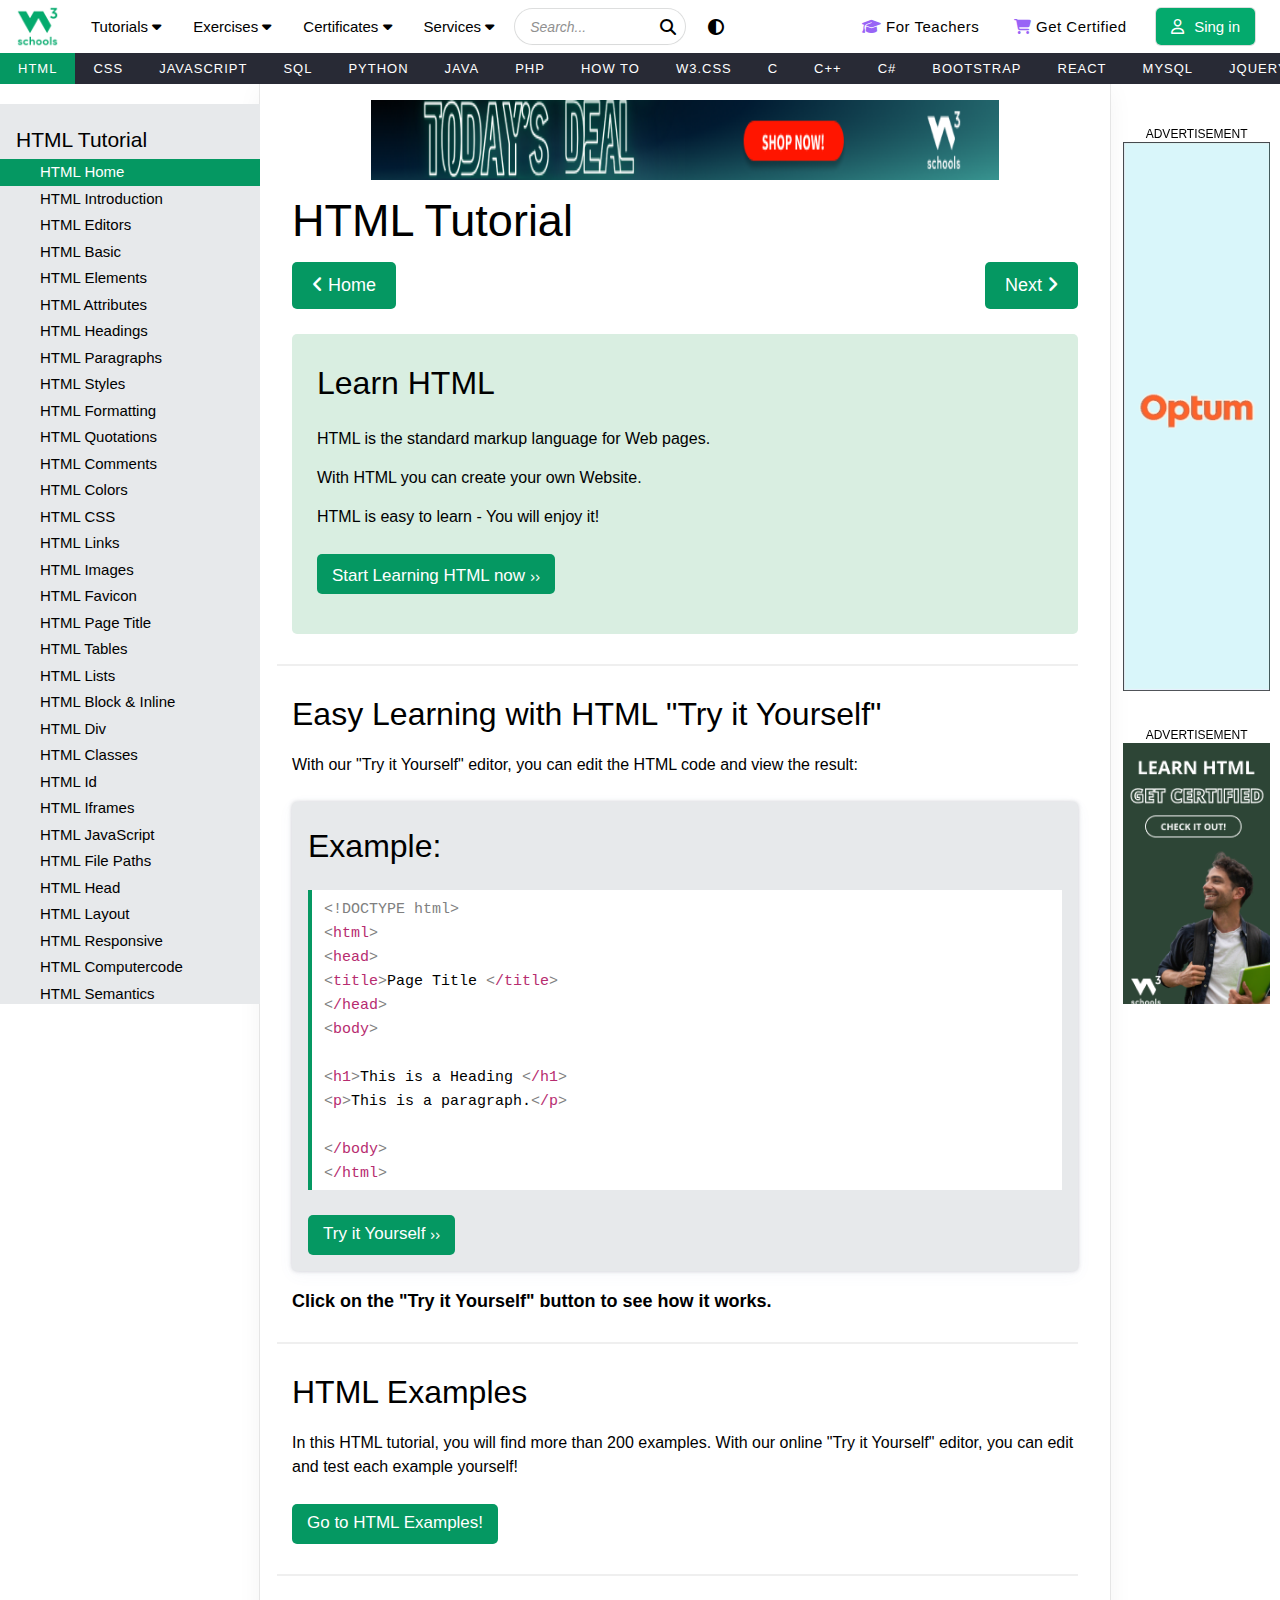
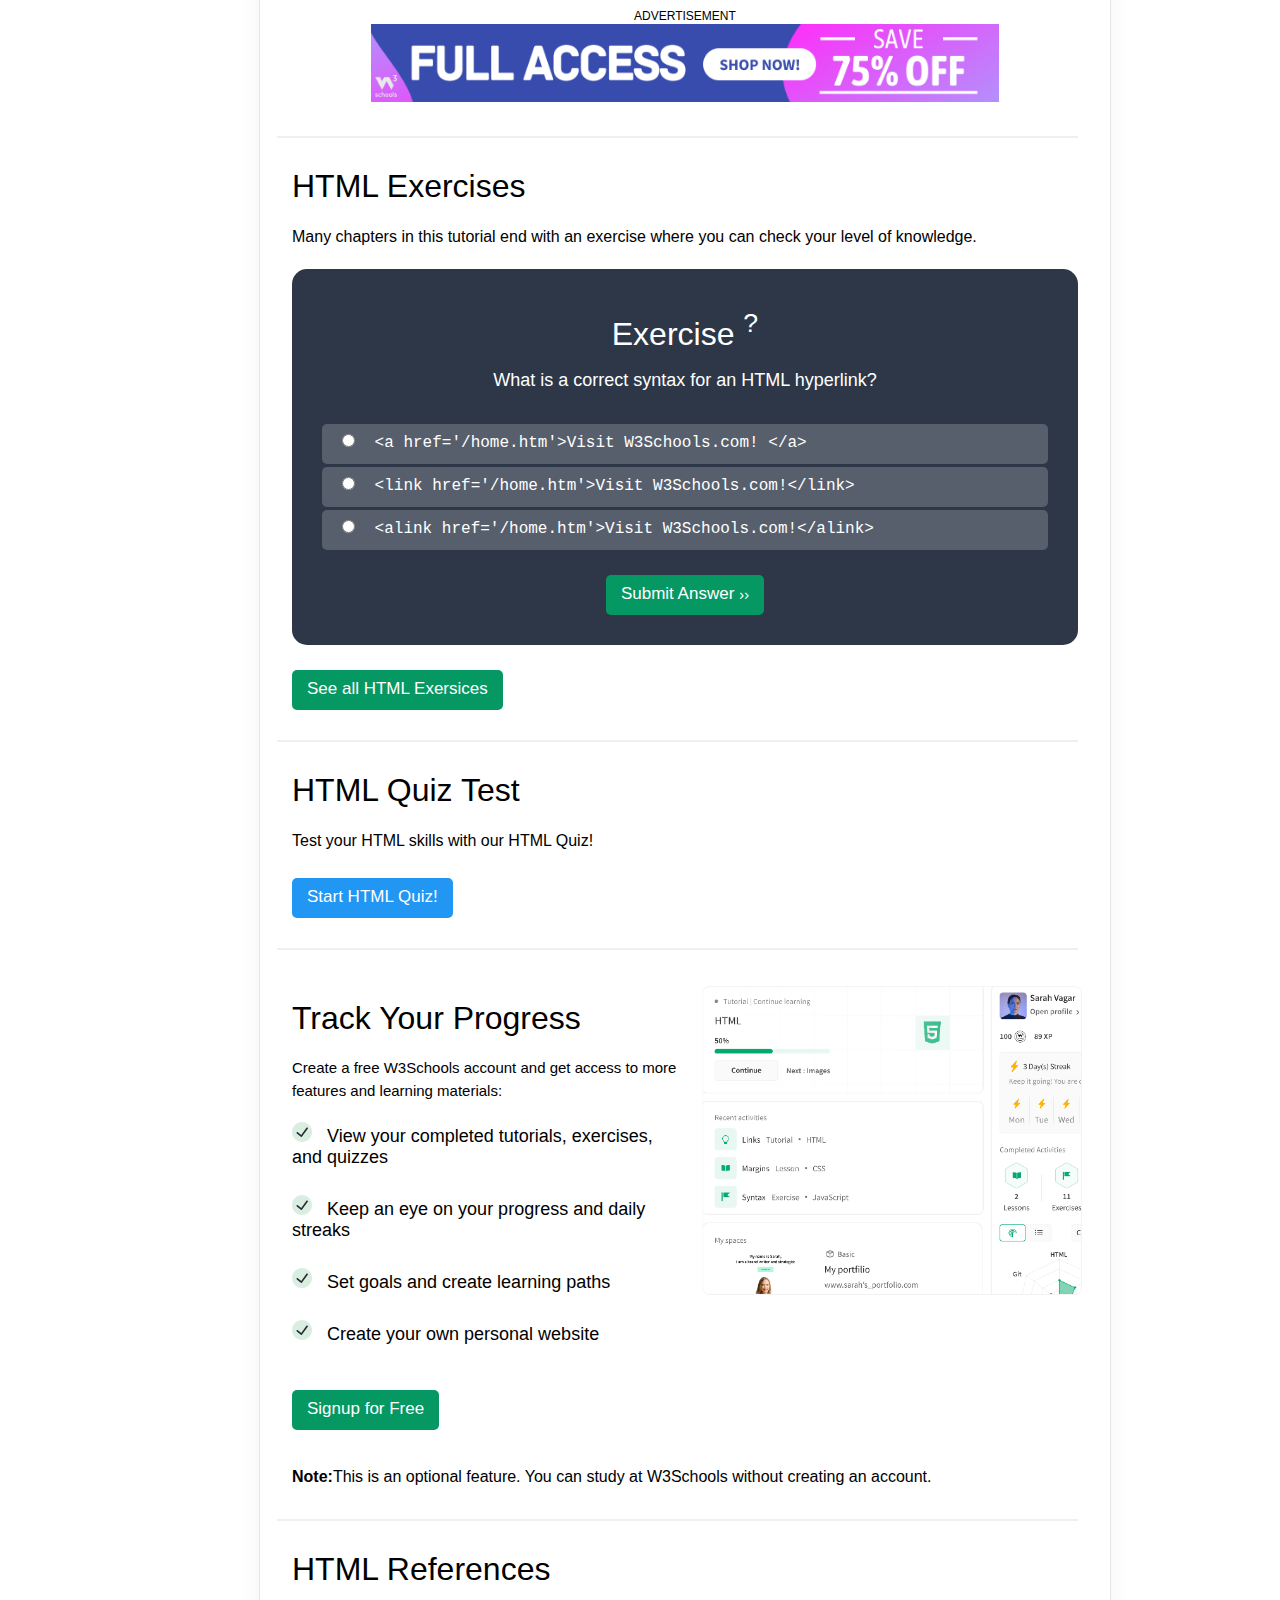
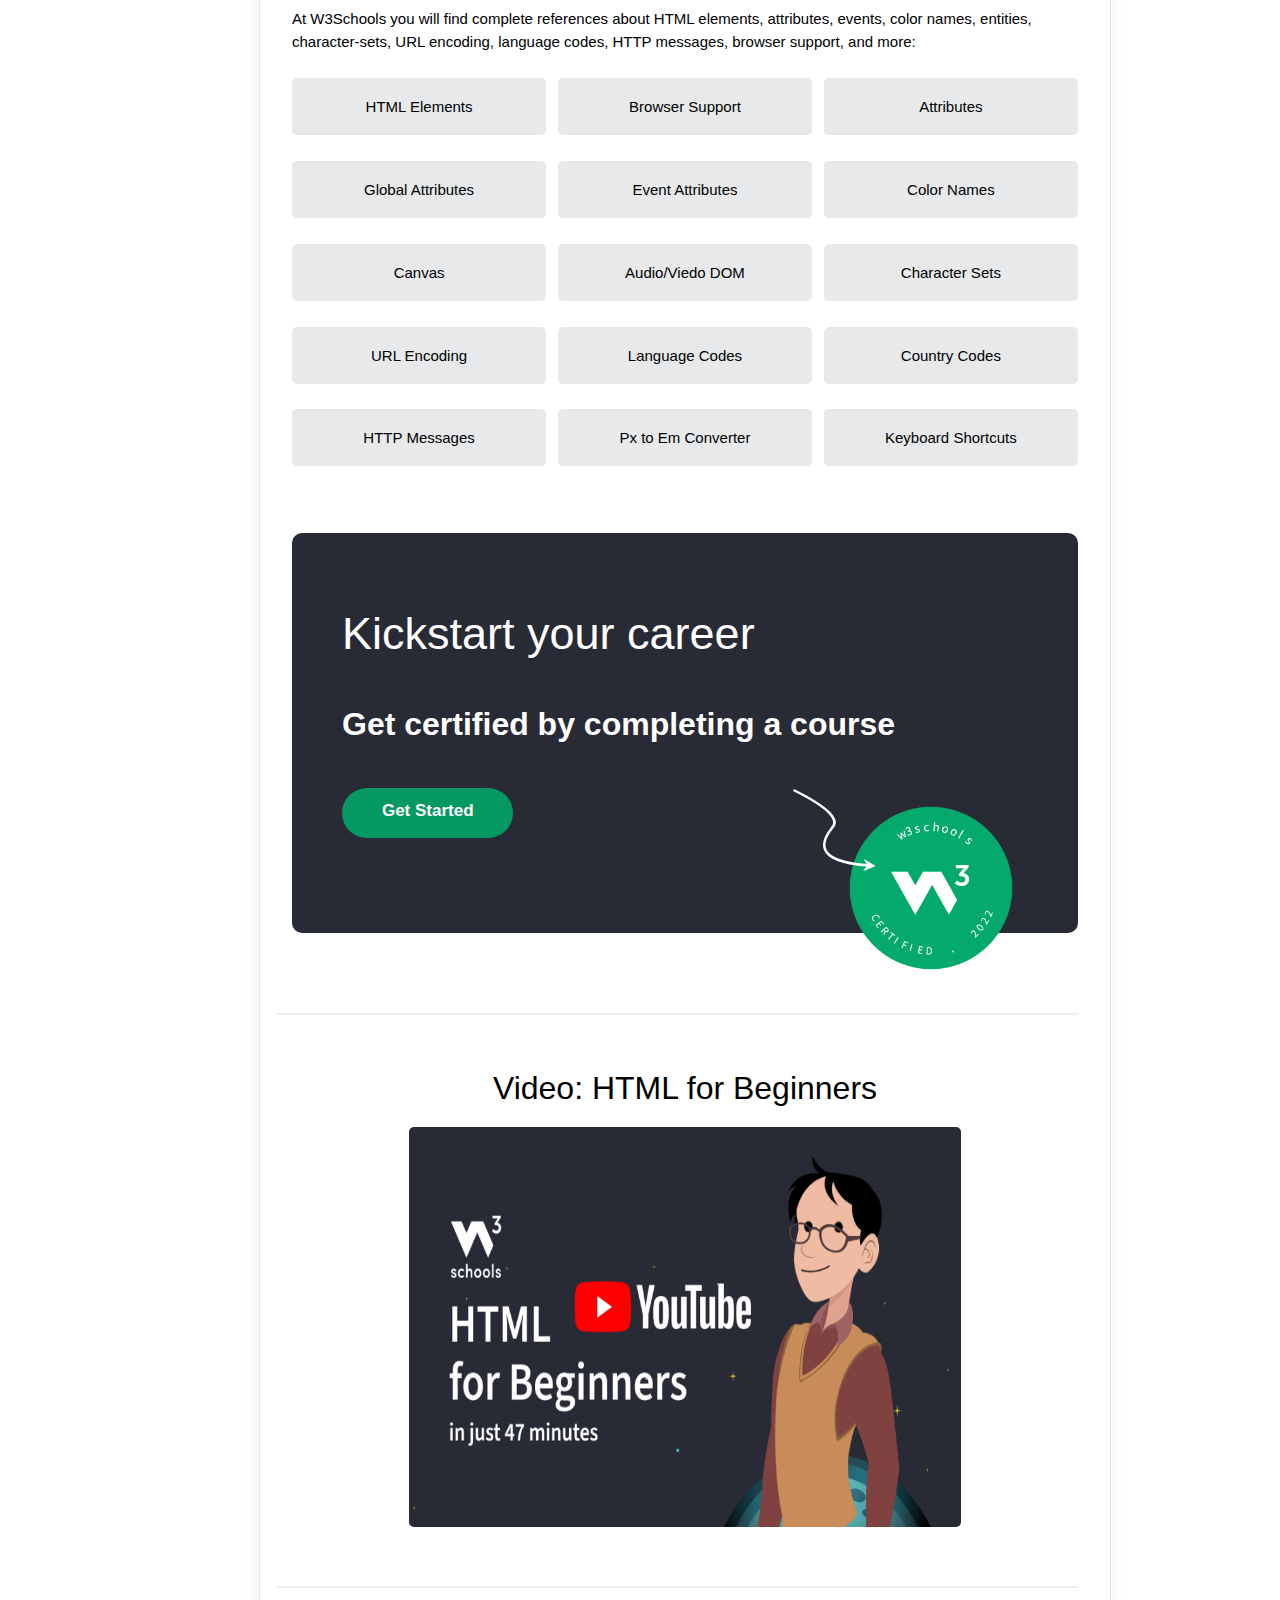
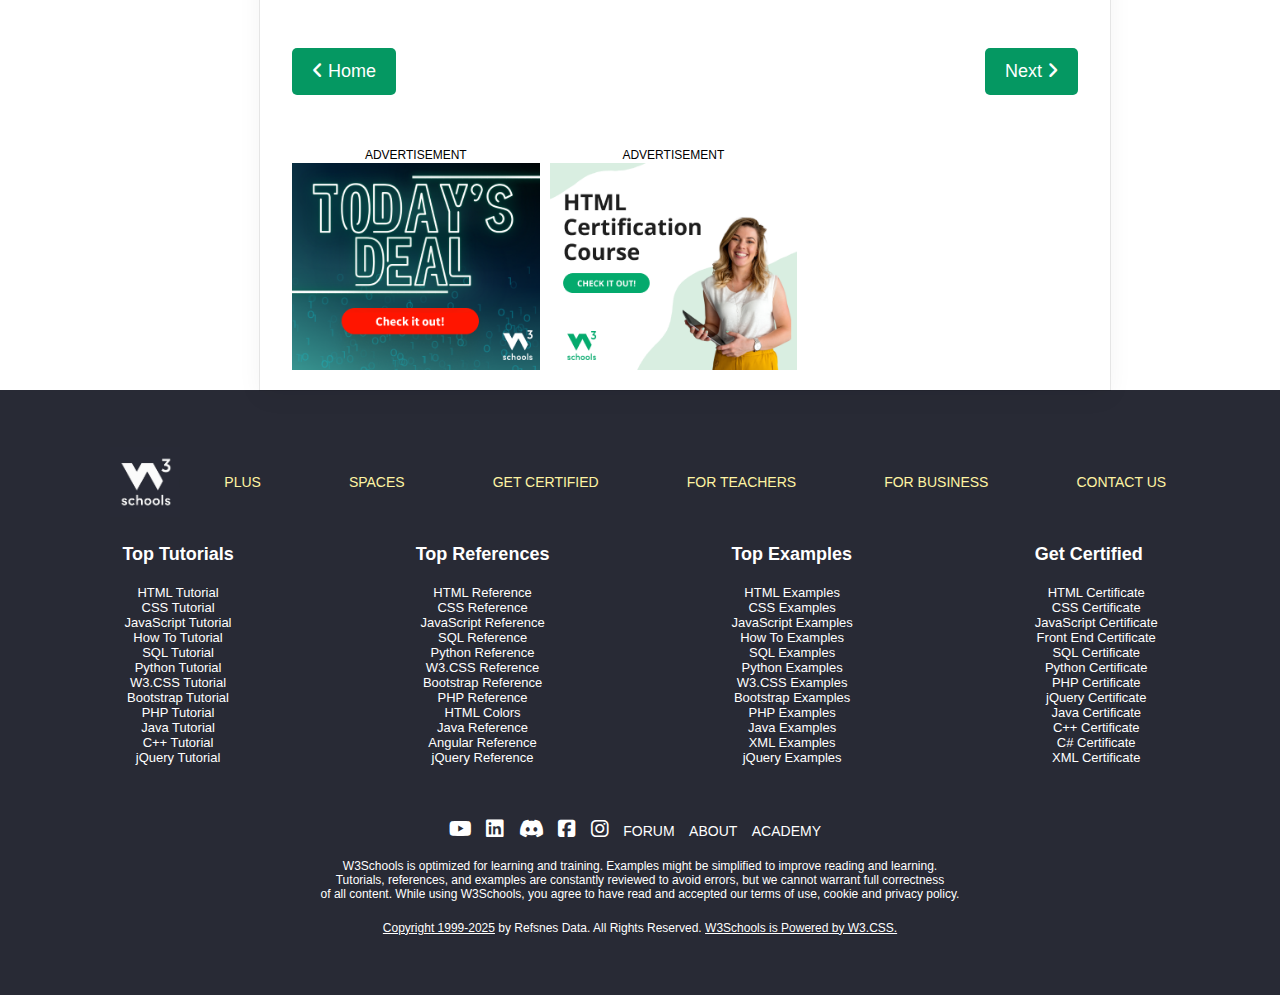
<file: W3html.html>
<!DOCTYPE html>
<html>
    <head>
        <title>HTML Tutorial</title>
        <link rel="stylesheet" href="./W3html.css">
        <link rel="icon" href="images/w3_top.png">
        <link rel="stylesheet" href="https://cdnjs.cloudflare.com/ajax/libs/font-awesome/6.7.2/css/all.min.css">  
        <link href="https://fonts.googleapis.com/css2?family=Freckle+Face&display=swap" rel="stylesheet">   
        <meta name="viewport" content="width=device-width, initial-scale=1.0">
    </head>
    <body>
     <!-- Nav Bar -->
    <div class="overll_container">
        <div class="nav_bar">
            <header>
                <nav class="nav1">
                    <img src="./images/W3 logo.png" alt="This is the image of W3School">
                    <label for="tick1" class="mq7">Tutorials <i class="fa-solid fa-caret-down"></i></label>
                    <label for="tick2" class="mq7">Exercises <i class="fa-solid fa-caret-down"></i></label>
                    <label for="tick3" class="mq5">Certificates <i class="fa-solid fa-caret-down"></i></label>
                    <label for="tick4" class="mq7">Services <i class="fa-solid fa-caret-down"></i></label>
                    <label for="tick5" class="mq8">Menu <i class="fa-solid fa-caret-down"></i></label>
                    <input type="search" placeholder="Search..." class="mq6"> 
                    <i class="fa-solid fa-magnifying-glass id1"></i> 
                    <i class="fa-solid fa-circle-half-stroke id2"></i>  
                </nav>
                
                <nav class="nav2">
                    <a class="mq1"><i class="fa-solid fa-star"></i> Plus</a>
                    <a class="mq2"><i class="fa-solid fa-code"></i> Spaces</a>
                    <a class="mq3"><i class="fa-solid fa-graduation-cap"></i> For Teachers</a>
                    <a class="mq4"><i class="fa-solid fa-cart-shopping"></i> Get Certified</a>
                    <label for="tick6" id="button1"><i class="fa-regular fa-user mq9"></i>Sing in</label>
                </nav>
            </header>

            <div class="nav_bar1">
                <label for="check"><i class="fa-solid fa-bars bar"></i></label>
                <a href="./W3html.html" class="aa1">HTML</a>
                <a href="./W3css.html">CSS</a>
                <a href="./W3Js.html">JAVASCRIPT</a>
                <a href="#">SQL</a>
                <a href="#">PYTHON</a>
                <a href="#">JAVA</a>
                <a href="#">PHP</a>
                <a href="#">HOW TO</a>
                <a href="#">W3.CSS</a>
                <a href="#">C</a>
                <a href="#">C++</a>
                <a href="#">C#</a>
                <a href="#">BOOTSTRAP</a>
                <a href="#">REACT</a>
                <a href="#">MYSQL</a>
                <a href="#">JQUERY</a>
                <a href="#">EXCEL</a>
                <a href="#">XML</a>
                <a href="#">DJANGO</a>
                <a href="#">NUMPY</a>
                <a href="#">PANDAS</a>
                <a href="#">NODEJS</a>
                <a href="#">DSA</a>
                <a href="#">TYPESCRIPT</a>
                <a href="#">ANGULAR</a>
                <a href="#">GIT</a>
                <a href="#">POSTGRESQL</a>
                <a href="#">MANGODB</a>
                <a href="#">ASP</a>
                <a href="#">AI</a>
                <a href="#">R</a>
                <a href="#">GO</a>
                <a href="#">KOTLIN</a>
                <a href="#">SASS</a>
                <a href="#">VUE</a>
                <a href="#">GEN AL</a>
                <a href="#">ASP</a>
                <a href="#">SCIPY</a>
                <a href="#">CYBER SECURITY</a>
                <a href="#">DATA SCIENCE</a>
                <a href="#">INTRO TO PROGRAM</a>
            </div>
        </div>  

<!-- checkbox for turorial -->
        <input type="checkbox" id="tick1">
        
<!-- Tutorials -->
        <div class="nav_tutorial">
            <label for="tick1"><i class="fa-solid fa-xmark close"></i></label>
            <div class="top">
                <h2>Tutorials</h2>
                <input type="text" placeholder="Filter...">
                <i class="fa-solid fa-xmark"></i>
            </div>

            <div class="nav_con">
                <div class="box box1">
                    <div class="h_c">
                        <h2>HTML and CSS</h2>
                        <a href="#" class="a_first anc"><span>Learn</span> HTML</a>
                        <a href="#" class="anc1">Tutorial</a>
                        <a href="#"class="anc1">Refernce</a> 
                        <br>

                        <a href="#" class="anc"><span>Learn</span> CSS</a>
                        <a href="#" class="anc1">Tutorial</a>
                        <a href="#"class="anc1">Refernce</a> 
                        <br>

                        <a href="#" class="anc"><span>Learn</span> RWD</a>
                        <a href="#" class="anc1">Tutorial</a>
                        <br>

                        <a href="#" class="anc"><span>Learn</span> Bootstrap</a>
                        <a href="#" class="anc1">Overview</a>
                        <br>

                        <a href="#" class="anc"><span>Learn</span> W3.CSS</a>
                        <a href="#" class="anc1">Tutorial</a>
                        <a href="#"class="anc1">Refernce</a> 
                        <br>

                        <a href="#" class="anc"><span>Learn</span> Sass</a>
                        <a href="#" class="anc1">Tutorial</a>
                        <a href="#"class="anc1">Refernce</a> 
                        <br>

                        <a href="#" class="anc"><span>Learn</span> Colors</a>
                        <a href="#" class="anc1">Tutorial</a>
                        <a href="#"class="anc1">Refernce</a> 
                        <br>

                        <a href="#" class="anc"><span>Learn</span> Icons</a>
                        <a href="#" class="anc1">Tutorial</a>
                        <a href="#"class="anc1">Refernce</a> 
                        <br>

                        <a href="#" class="anc"><span>Learn</span> Svg</a>
                        <a href="#" class="anc1">Tutorial</a>
                        <a href="#"class="anc1">Refernce</a> 
                        <br>

                        <a href="#" class="anc"><span>Learn</span> Canvas</a>
                        <a href="#" class="anc1">Tutorial</a>
                        <a href="#"class="anc1">Refernce</a> 
                        <br>

                        <a href="#" class="anc"><span>Learn</span> Graphics</a>
                        <a href="#" class="anc1">Tutorial</a>
                        <a href="#"class="anc1">Refernce</a> 
                        <br>

                        <a href="#" class="anc"><span>Learn</span> Character Sets</a>
                        <a href="#" class="anc1">Tutorial</a>
                        <a href="#"class="anc1">Refernce</a> 
                        <br>

                        <a href="#" class="anc"><span>Learn</span> How To</a>
                        <a href="#" class="anc1">Tutorial</a>
                        <a href="#"class="anc1">Refernce</a> 
                        <br>
                    </div>

                    <div class="da">
                        <h2 class="mid">Data Analyst </h2>
                        <a href="#" class="anc"><span>Learn</span> AI</a>
                        <a href="#" class="anc1">Tutorial</a>
                        <br>

                        <a href="#" class="anc"><span>Learn</span> GEnerative AI</a>
                        <a href="#" class="anc1">Tutorial</a>
                        <a href="#"class="anc1">Refernce</a> 
                        <br>

                        <a href="#" class="anc"><span>Learn</span> ChatGPT-3.5</a>
                        <a href="#" class="anc1">Tutorial</a>
                        <br>

                        <a href="#" class="anc"><span>Learn</span> ChatGPT-4</a>
                        <a href="#" class="anc1">Tutorial</a>
                        <br>

                        <a href="#" class="anc"><span>Learn</span> Google Bard</a>
                        <a href="#" class="anc1">Tutorial</a>
                        <br>

                        <a href="#" class="anc"><span>Learn</span> Machine Learning</a>
                        <a href="#" class="anc1">Tutorial</a>
                        <br>

                        <a href="#" class="anc"><span>Learn</span> DSA</a>
                        <a href="#" class="anc1">Tutorial</a>
                        <br>

                        <a href="#" class="anc"><span>Learn</span> Data Science</a>
                        <a href="#" class="anc1">Tutorial</a>
                        <br>

                        <a href="#" class="anc"><span>Learn</span> NumPy</a>
                        <a href="#" class="anc1">Tutorial</a>
                        <br>

                        <a href="#" class="anc"><span>Learn</span> Pandas</a>
                        <a href="#" class="anc1">Tutorial</a>
                        <br>

                        <a href="#" class="anc"><span>Learn</span> SciPy</a>
                        <a href="#" class="anc1">Tutorial</a>
                        <br>

                        <a href="#" class="anc"><span>Learn</span> Matplotlib</a>
                        <a href="#" class="anc1">Tutorial</a>
                        <br>

                        <a href="#" class="anc"><span>Learn</span> Statistics</a>
                        <a href="#" class="anc1">Tutorial</a>
                        <br>

                        <a href="#" class="anc"><span>Learn</span> Excel</a>
                        <a href="#" class="anc1">Tutorial</a>
                        <br>

                        <a href="#" class="anc"><span>Learn</span> Google Sheets</a>
                        <a href="#" class="anc1">Tutorial</a>
                        <br>
                    </div>

                    <div class="wb">
                        <h2 class="mid">Web Building</h2>
                        <a href="#" class="anc">Create a Website</a>
                        <a href="#" class="anc">Create a Server</a>
                        <a href="#" class="anc">Where To Start</a>
                        <a href="#" class="anc">Web Templates</a>
                        <a href="#" class="anc">Web Statistics</a>
                        <a href="#" class="anc">Web Certificates</a>
                        <a href="#" class="anc">Web Development</a>
                        <a href="#" class="anc">Introduction to Programming</a>
                        <a href="#" class="anc">Code Editor</a>
                        <a href="#" class="anc">Test your Typing Speed</a>
                        <a href="#" class="anc">Pkay a Code Game</a>
                        <a href="#" class="anc">Cyber Security</a>
                        <a href="#" class="anc">Accessibility</a>
                        <a href="#" class="anc">Join our Newsletter</a>                
                    </div>
                </div>
                    
                <div class="box box2">
                    <div class="js">
                        <h2>JavaScript</h2>
                        <a href="#" class="a_first anc"><span>Learn</span> JavaScript</a>
                        <a href="#" class="anc1">Tutorial</a>
                        <a href="#"class="anc1">Refernce</a> 
                        <br>

                        <a href="#" class="a_first anc"><span>Learn</span> React</a>
                        <a href="#" class="anc1">Tutorial</a>
                        <br>

                        <a href="#" class="a_first anc"><span>Learn</span> jQuery</a>
                        <a href="#" class="anc1">Tutorial</a>
                        <a href="#"class="anc1">Refernce</a> 
                        <br>

                        <a href="#" class="a_first anc"><span>Learn</span> Vue</a>
                        <a href="#" class="anc1">Tutorial</a>
                        <a href="#"class="anc1">Refernce</a> 
                        <br>

                        <a href="#" class="a_first anc"><span>Learn</span> AngularJS</a>
                        <a href="#" class="anc1">Tutorial</a>
                        <a href="#"class="anc1">Refernce</a> 
                        <br>

                        <a href="#" class="a_first anc"><span>Learn</span> JSON</a>
                        <a href="#" class="anc1">Tutorial</a>
                        <a href="#"class="anc1">Refernce</a> 
                        <br>

                        <a href="#" class="a_first anc"><span>Learn</span> AJAX</a>
                        <a href="#" class="anc1">Tutorial</a>
                        <br>

                        <a href="#" class="a_first anc"><span>Learn</span> AppML</a>
                        <a href="#" class="anc1">Tutorial</a>
                        <a href="#"class="anc1">Refernce</a> 
                        <br>

                        <a href="#" class="a_first anc"><span>Learn</span> W3.JS</a>
                        <a href="#" class="anc1">Tutorial</a>
                        <a href="#"class="anc1">Refernce</a> 
                        <br>

                        <a href="#" class="a_first anc"><span>Learn</span> React</a>
                        <a href="#" class="anc1">Tutorial</a>
                        <a href="#"class="anc1">Refernce</a> 
                        <br>
                    </div>
                    
                    <div class="wb">
                        <h2 class="mid">Web Building</h2>
                        <a href="#" class="anc">Create a Website</a>
                        <a href="#" class="anc">Create a Server</a>
                        <a href="#" class="anc">Where To Start</a>
                        <a href="#" class="anc">Web Templates</a>
                        <a href="#" class="anc">Web Statistics</a>
                        <a href="#" class="anc">Web Certificates</a>
                        <a href="#" class="anc">Web Development</a>
                        <a href="#" class="anc">Introduction to Programming</a>
                        <a href="#" class="anc">Code Editor</a>
                        <a href="#" class="anc">Test your Typing Speed</a>
                        <a href="#" class="anc">Pkay a Code Game</a>
                        <a href="#" class="anc">Cyber Security</a>
                        <a href="#" class="anc">Accessibility</a>
                        <a href="#" class="anc">Join our Newsletter</a>                
                    </div>

                    <div class="back">
                        <h2>Backend</h2>
                        <a href="#" class="a_first anc"><span>Learn</span> Python</a>
                        <a href="#" class="anc1">Tutorial</a>
                        <a href="#"class="anc1">Refernce</a> 
                        <br>

                        <a href="#" class="a_first anc"><span>Learn</span> SQL</a>
                        <a href="#" class="anc1">Tutorial</a>
                        <a href="#"class="anc1">Refernce</a> 
                        <br>

                        <a href="#" class="a_first anc"><span>Learn</span> MySQL</a>
                        <a href="#" class="anc1">Tutorial</a>
                        <a href="#"class="anc1">Refernce</a> 
                        <br>

                        <a href="#" class="a_first anc"><span>Learn</span> PHP</a>
                        <a href="#" class="anc1">Tutorial</a>
                        <a href="#"class="anc1">Refernce</a> 
                        <br>

                        <a href="#" class="a_first anc"><span>Learn</span> Java</a>
                        <a href="#" class="anc1">Tutorial</a>
                        <a href="#"class="anc1">Refernce</a> 
                        <br>

                        <a href="#" class="a_first anc"><span>Learn</span> C</a>
                        <a href="#" class="anc1">Tutorial</a>
                        <a href="#"class="anc1">Refernce</a> 
                        <br>

                        <a href="#" class="a_first anc"><span>Learn</span> C++</a>
                        <a href="#" class="anc1">Tutorial</a>
                        <a href="#"class="anc1">Refernce</a> 
                        <br>

                        <a href="#" class="a_first anc"><span>Learn</span> C#</a>
                        <a href="#" class="anc1">Tutorial</a>
                        <br>

                        <a href="#" class="a_first anc"><span>Learn</span> R</a>
                        <a href="#" class="anc1">Tutorial</a>
                        <br>

                        <a href="#" class="a_first anc"><span>Learn</span> Kotlin</a>
                        <a href="#" class="anc1">Tutorial</a>
                        <br>

                        <a href="#" class="a_first anc"><span>Learn</span> Rust</a>
                        <a href="#" class="anc1">Tutorial</a>
                        <br>

                        <a href="#" class="a_first anc"><span>Learn</span> Go</a>
                        <a href="#" class="anc1">Tutorial</a>
                        <br>

                        <a href="#" class="a_first anc"><span>Learn</span> Django</a>
                        <a href="#" class="anc1">Tutorial</a>
                        <a href="#"class="anc1">Refernce</a> 
                        <br>

                        <a href="#" class="a_first anc"><span>Learn</span> PostgreSQL</a>
                        <a href="#" class="anc1">Tutorial</a>
                        <br>

                        <a href="#" class="a_first anc"><span>Learn</span> TypeScript</a>
                        <a href="#" class="anc1">Tutorial</a>
                        <br>

                        <a href="#" class="a_first anc"><span>Learn</span> ASP</a>
                        <a href="#" class="anc1">Tutorial</a>
                        <a href="#"class="anc1">Refernce</a> 
                        <br>

                        <a href="#" class="a_first anc"><span>Learn</span> Node.js</a>
                        <a href="#" class="anc1">Tutorial</a>
                        <a href="#"class="anc1">Refernce</a> 
                        <br>

                        <a href="#" class="a_first anc"><span>Learn</span> Raspberry PI</a>
                        <a href="#" class="anc1">Tutorial</a>
                        <br>

                        <a href="#" class="a_first anc"><span>Learn</span> Git</a>
                        <a href="#" class="anc1">Tutorial</a>
                        <br>

                        <a href="#" class="a_first anc"><span>Learn</span> Bash</a>
                        <a href="#" class="anc1">Tutorial</a>
                        <br>

                        <a href="#" class="a_first anc"><span>Learn</span> MongoDB</a>
                        <a href="#" class="anc1">Tutorial</a>
                        <br>

                        <a href="#" class="a_first anc"><span>Learn</span> XML</a>
                        <a href="#" class="anc1">Tutorial</a>
                        <a href="#"class="anc1">Refernce</a> 
                        <br>
                    </div>
                </div>              

                <div class="box box3">
                    <div class="back">
                        <h2>Backend</h2>
                        <a href="#" class="a_first anc"><span>Learn</span> Python</a>
                        <a href="#" class="anc1">Tutorial</a>
                        <a href="#"class="anc1">Refernce</a> 
                        <br>

                        <a href="#" class="a_first anc"><span>Learn</span> SQL</a>
                        <a href="#" class="anc1">Tutorial</a>
                        <a href="#"class="anc1">Refernce</a> 
                        <br>

                        <a href="#" class="a_first anc"><span>Learn</span> MySQL</a>
                        <a href="#" class="anc1">Tutorial</a>
                        <a href="#"class="anc1">Refernce</a> 
                        <br>

                        <a href="#" class="a_first anc"><span>Learn</span> PHP</a>
                        <a href="#" class="anc1">Tutorial</a>
                        <a href="#"class="anc1">Refernce</a> 
                        <br>

                        <a href="#" class="a_first anc"><span>Learn</span> Java</a>
                        <a href="#" class="anc1">Tutorial</a>
                        <a href="#"class="anc1">Refernce</a> 
                        <br>

                        <a href="#" class="a_first anc"><span>Learn</span> C</a>
                        <a href="#" class="anc1">Tutorial</a>
                        <a href="#"class="anc1">Refernce</a> 
                        <br>

                        <a href="#" class="a_first anc"><span>Learn</span> C++</a>
                        <a href="#" class="anc1">Tutorial</a>
                        <a href="#"class="anc1">Refernce</a> 
                        <br>

                        <a href="#" class="a_first anc"><span>Learn</span> C#</a>
                        <a href="#" class="anc1">Tutorial</a>
                        <br>

                        <a href="#" class="a_first anc"><span>Learn</span> R</a>
                        <a href="#" class="anc1">Tutorial</a>
                        <br>

                        <a href="#" class="a_first anc"><span>Learn</span> Kotlin</a>
                        <a href="#" class="anc1">Tutorial</a>
                        <br>

                        <a href="#" class="a_first anc"><span>Learn</span> Rust</a>
                        <a href="#" class="anc1">Tutorial</a>
                        <br>

                        <a href="#" class="a_first anc"><span>Learn</span> Go</a>
                        <a href="#" class="anc1">Tutorial</a>
                        <br>

                        <a href="#" class="a_first anc"><span>Learn</span> Django</a>
                        <a href="#" class="anc1">Tutorial</a>
                        <a href="#"class="anc1">Refernce</a> 
                        <br>

                        <a href="#" class="a_first anc"><span>Learn</span> PostgreSQL</a>
                        <a href="#" class="anc1">Tutorial</a>
                        <br>

                        <a href="#" class="a_first anc"><span>Learn</span> TypeScript</a>
                        <a href="#" class="anc1">Tutorial</a>
                        <br>

                        <a href="#" class="a_first anc"><span>Learn</span> ASP</a>
                        <a href="#" class="anc1">Tutorial</a>
                        <a href="#"class="anc1">Refernce</a> 
                        <br>

                        <a href="#" class="a_first anc"><span>Learn</span> Node.js</a>
                        <a href="#" class="anc1">Tutorial</a>
                        <a href="#"class="anc1">Refernce</a> 
                        <br>

                        <a href="#" class="a_first anc"><span>Learn</span> Raspberry PI</a>
                        <a href="#" class="anc1">Tutorial</a>
                        <br>

                        <a href="#" class="a_first anc"><span>Learn</span> Git</a>
                        <a href="#" class="anc1">Tutorial</a>
                        <br>

                        <a href="#" class="a_first anc"><span>Learn</span> Bash</a>
                        <a href="#" class="anc1">Tutorial</a>
                        <br>

                        <a href="#" class="a_first anc"><span>Learn</span> MongoDB</a>
                        <a href="#" class="anc1">Tutorial</a>
                        <br>

                        <a href="#" class="a_first anc"><span>Learn</span> XML</a>
                        <a href="#" class="anc1">Tutorial</a>
                        <a href="#"class="anc1">Refernce</a> 
                        <br>
                    </div>
                </div>
            </div>
        </div>

<!-- checkbox for Exercise -->
        <input type="checkbox" id="tick2">

<!-- Exercises -->
        <div class="nav_exercise">
            <label for="tick2"><i class="fa-solid fa-xmark close"></i></label>
            <div class="top">
                <h2>Exercises</h2>
                <input type="text" placeholder="Filter...">
                <i class="fa-solid fa-xmark"></i>
            </div>

            <div class="nav_con">
                <div class="box box1">
                    <div class="h_c">
                        <h2>HTML and CSS</h2>
                        <a href="#" class="a_first anc">HTML</a>
                        <a href="#" class="anc1">Exercise</a>
                        <a href="#"class="anc1">Quiz</a> 
                        <br>

                        <a href="#" class="anc">CSS</a>
                        <a href="#" class="anc1">Exercise</a>
                        <a href="#"class="anc1">Quiz</a> 
                        <br>

                        <a href="#" class="anc">Bootstrap 3</a>
                        <a href="#" class="anc1">Exercise</a>
                        <a href="#"class="anc1">Quiz</a> 
                        <br>

                        <a href="#" class="anc">Bootstrap 4</a>
                        <a href="#" class="anc1">Exercise</a>
                        <a href="#"class="anc1">Quiz</a> 
                        <br>

                        <a href="#" class="anc">Bootstrap 5</a>
                        <a href="#" class="anc1">Exercise</a>
                        <a href="#"class="anc1">Quiz</a> 
                        <br>
                    </div>

                    <div class="da">
                        <h2 class="mid">Data Analyst </h2>
                        <a href="#" class="anc">DSA</a>
                        <a href="#" class="anc1">Exercise</a>
                        <a href="#"class="anc1">Quiz</a> 
                        <br>

                        <a href="#" class="anc">NumPy</a>
                        <a href="#" class="anc1">Exercise</a>
                        <a href="#"class="anc1">Quiz</a>  
                        <br>

                        <a href="#" class="anc">Pandas</a>
                        <a href="#" class="anc1">Exercise</a>
                        <a href="#"class="anc1">Quiz</a> 
                        <br>

                        <a href="#" class="anc">SciPy</a>
                        <a href="#" class="anc1">Exercise</a>
                        <a href="#"class="anc1">Quiz</a> 
                        <br>

                        <a href="#" class="anc">Excel</a>
                        <a href="#" class="anc1">Exercise</a>
                        <a href="#"class="anc1">Quiz</a> 
                        <br>
                    </div>

                    <a href="#" class="anc2">What is an Exercise?</a>
                    <a href="#" class="anc2">What is a Quiz</a>
                </div>
                    
                <div class="box box2">
                    <div class="js">
                        <h2>JavaScript</h2>
                        <a href="#" class="a_first anc">JavaScript</a>
                        <a href="#" class="anc1">Exercise</a>
                        <a href="#"class="anc1">Quiz</a> 
                        <br>

                        <a href="#" class="a_first anc">React</a>
                        <a href="#" class="anc1">Exercise</a>
                        <a href="#"class="anc1">Quiz</a> 
                        <br>

                        <a href="#" class="a_first anc">jQuery</a>
                        <a href="#" class="anc1">Exercise</a>
                        <a href="#"class="anc1">Quiz</a> 
                        <br>

                        <a href="#" class="a_first anc">Vue</a>
                        <a href="#" class="anc1">Exercise</a>
                        <a href="#"class="anc1">Quiz</a>  
                        <br>
                    </div>

                    <div class="back">
                        <h2>Backend</h2>
                        <a href="#" class="a_first anc">Python</a>
                        <a href="#" class="anc1">Exercise</a>
                        <a href="#"class="anc1">Quiz</a>  
                        <br>

                        <a href="#" class="a_first anc">SQL</a>
                        <a href="#" class="anc1">Exercise</a>
                        <a href="#"class="anc1">Quiz</a> 
                        <br>

                        <a href="#" class="a_first anc">MySQL</a>
                        <a href="#" class="anc1">Exercise</a>
                        <a href="#"class="anc1">Quiz</a>  
                        <br>

                        <a href="#" class="a_first anc">PHP</a>
                        <a href="#" class="anc1">Exercise</a>
                        <a href="#"class="anc1">Quiz</a> 
                        <br>

                        <a href="#" class="a_first anc">Java</a>
                        <a href="#" class="anc1">Exercise</a>
                        <a href="#"class="anc1">Quiz</a>  
                        <br>

                        <a href="#" class="a_first anc">C</a>
                        <a href="#" class="anc1">Exercise</a>
                        <a href="#"class="anc1">Quiz</a>  
                        <br>

                        <a href="#" class="a_first anc">C++</a>
                        <a href="#" class="anc1">Exercise</a>
                        <a href="#"class="anc1">Quiz</a> 
                        <br>

                        <a href="#" class="a_first anc">C#</a>
                        <a href="#" class="anc1">Exercise</a>
                        <a href="#"class="anc1">Quiz</a> 
                        <br>

                        <a href="#" class="a_first anc">R</a>
                        <a href="#" class="anc1">Exercise</a>
                        <a href="#"class="anc1">Quiz</a> 
                        <br>

                        <a href="#" class="a_first anc">Kotlin</a>
                        <a href="#" class="anc1">Exercise</a>
                        <a href="#"class="anc1">Quiz</a> 
                        <br>

                        <a href="#" class="a_first anc">Django</a>
                        <a href="#" class="anc1">Exercise</a>
                        <a href="#"class="anc1">Quiz</a> 
                        <br>

                        <a href="#" class="a_first anc">PostgreSQL</a>
                        <a href="#" class="anc1">Exercise</a>
                        <a href="#"class="anc1">Quiz</a> 
                        <br>

                        <a href="#" class="a_first anc">TypeScript</a>
                        <a href="#" class="anc1">Exercise</a>
                        <a href="#"class="anc1">Quiz</a>  
                        <br>

                        <a href="#" class="a_first anc">Git</a>
                        <a href="#" class="anc1">Exercise</a>
                        <a href="#"class="anc1">Quiz</a> 
                        <br>

                        <a href="#" class="a_first anc">Bash</a>
                        <a href="#" class="anc1">Exercise</a>
                        <a href="#"class="anc1">Quiz</a> 
                        <br>

                        <a href="#" class="a_first anc">Go</a>
                        <a href="#" class="anc1">Exercise</a>
                        <a href="#"class="anc1">Quiz</a>  
                        <br>

                        <a href="#" class="a_first anc">MongoDB</a>
                        <a href="#" class="anc1">Exercise</a>
                        <a href="#"class="anc1">Quiz</a> 
                        <br>
                    </div>
                </div>              

                <div class="box box3">
                    <div class="back">
                        <h2>Backend</h2>
                        <a href="#" class="a_first anc">Python</a>
                        <a href="#" class="anc1">Exercise</a>
                        <a href="#"class="anc1">Quiz</a>  
                        <br>

                        <a href="#" class="a_first anc">SQL</a>
                        <a href="#" class="anc1">Exercise</a>
                        <a href="#"class="anc1">Quiz</a> 
                        <br>

                        <a href="#" class="a_first anc">MySQL</a>
                        <a href="#" class="anc1">Exercise</a>
                        <a href="#"class="anc1">Quiz</a>  
                        <br>

                        <a href="#" class="a_first anc">PHP</a>
                        <a href="#" class="anc1">Exercise</a>
                        <a href="#"class="anc1">Quiz</a> 
                        <br>

                        <a href="#" class="a_first anc">Java</a>
                        <a href="#" class="anc1">Exercise</a>
                        <a href="#"class="anc1">Quiz</a>  
                        <br>

                        <a href="#" class="a_first anc">C</a>
                        <a href="#" class="anc1">Exercise</a>
                        <a href="#"class="anc1">Quiz</a>  
                        <br>

                        <a href="#" class="a_first anc">C++</a>
                        <a href="#" class="anc1">Exercise</a>
                        <a href="#"class="anc1">Quiz</a> 
                        <br>

                        <a href="#" class="a_first anc">C#</a>
                        <a href="#" class="anc1">Exercise</a>
                        <a href="#"class="anc1">Quiz</a> 
                        <br>

                        <a href="#" class="a_first anc">R</a>
                        <a href="#" class="anc1">Exercise</a>
                        <a href="#"class="anc1">Quiz</a> 
                        <br>

                        <a href="#" class="a_first anc">Kotlin</a>
                        <a href="#" class="anc1">Exercise</a>
                        <a href="#"class="anc1">Quiz</a> 
                        <br>

                        <a href="#" class="a_first anc">Django</a>
                        <a href="#" class="anc1">Exercise</a>
                        <a href="#"class="anc1">Quiz</a> 
                        <br>

                        <a href="#" class="a_first anc">PostgreSQL</a>
                        <a href="#" class="anc1">Exercise</a>
                        <a href="#"class="anc1">Quiz</a> 
                        <br>

                        <a href="#" class="a_first anc">TypeScript</a>
                        <a href="#" class="anc1">Exercise</a>
                        <a href="#"class="anc1">Quiz</a>  
                        <br>

                        <a href="#" class="a_first anc">Git</a>
                        <a href="#" class="anc1">Exercise</a>
                        <a href="#"class="anc1">Quiz</a> 
                        <br>

                        <a href="#" class="a_first anc">Bash</a>
                        <a href="#" class="anc1">Exercise</a>
                        <a href="#"class="anc1">Quiz</a> 
                        <br>

                        <a href="#" class="a_first anc">Go</a>
                        <a href="#" class="anc1">Exercise</a>
                        <a href="#"class="anc1">Quiz</a>  
                        <br>

                        <a href="#" class="a_first anc">MongoDB</a>
                        <a href="#" class="anc1">Exercise</a>
                        <a href="#"class="anc1">Quiz</a> 
                        <br>
                    </div>
                </div>
            </div>
        </div> 

<!-- Checkbox for Certificates -->
        <input type="checkbox" id="tick3">

<!-- Certificates -->
        <div class="nav_certificate">
             <label for="tick3"><i class="fa-solid fa-xmark close"></i></label>
            <div class="top">
                <h2>Certificats</h2>
                <input type="text" placeholder="Filter...">
                <i class="fa-solid fa-xmark"></i>
            </div>

            <div class="nav_con">
                <div class="box box1">
                    <div class="h_c">
                        <h2>HTML and CSS</h2>
                        <a href="#" class="a_first anc">HTML</a>
                        <a href="#" class="anc1">Certificate</a>
                        <a href="#"class="anc1">Course</a> 
                        <br>

                        <a href="#" class="anc">CSS</a>
                        <a href="#" class="anc1">Certificate</a>
                        <a href="#"class="anc1">Course</a> 
                        <br>

                        <a href="#" class="anc">Bootstrap 3</a>
                        <a href="#" class="anc1">Certificate</a>
                        <a href="#"class="anc1">Course</a> 
                        <br>

                        <a href="#" class="anc">Bootstrap 4</a>
                        <a href="#" class="anc1">Certificate</a>
                        <a href="#"class="anc1">Course</a> 
                        <br>

                        <a href="#" class="anc">Bootstrap 5</a>
                        <a href="#" class="anc1">Certificate</a>
                        <a href="#"class="anc1">Course</a> 
                        <br>
                    </div>

                    <div class="da">
                        <h2 class="mid">Data Analyst </h2>
                        <a href="#" class="anc">DSA</a>
                        <a href="#" class="anc1">Certificate</a>
                        <br>

                        <a href="#" class="anc">Data Analystics</a>
                        <a href="#" class="anc1">Course</a>
                        <br>

                        <a href="#" class="anc">NumPy</a>
                        <a href="#" class="anc1">Certificate</a>
                        <a href="#"class="anc1">Course</a>  
                        <br>

                        <a href="#" class="anc">Pandas</a>
                        <a href="#" class="anc1">Certificate</a>
                        <a href="#"class="anc1">Course</a> 
                        <br>

                        <a href="#" class="anc">Excel</a>
                        <a href="#" class="anc1">Certificate</a>
                        <br>

                        <a href="#" class="anc">Social Media</a>
                        <a href="#"class="anc1">Course</a> 
                        <br>
                    </div>

                    <a href="#" class="anc2">What is an Certificate?</a>

                     <div class="programs">
                        <h2>Programs</h2>
                        <a href="#" class="a_first anc">Full Access</a>
                        <br>

                        <a href="#" class="a_first anc">Front End</a>
                        <a href="#" class="anc1">Certificate</a>
                        <a href="#"class="anc1">Course</a> 
                        <br>

                        <a href="#" class="a_first anc">Web Dev.</a>
                        <a href="#" class="anc1">Certificate</a>
                        <a href="#"class="anc1">Course</a> 
                        <br>

                        <a href="#" class="a_first anc">Web App.</a>
                        <a href="#" class="anc1">Certificate</a>
                        <a href="#"class="anc1">Course</a> 
                        <br>

                        <a href="#" class="a_first anc">Web Design</a>
                        <a href="#" class="anc1">Certificate</a>
                        <a href="#"class="anc1">Course</a> 
                        <br>
                    </div>
                </div>
                    
                <div class="box box2">
                    <div class="js">
                        <h2>JavaScript</h2>
                        <a href="#" class="a_first anc">JavaScript</a>
                        <a href="#" class="anc1">Certificate</a>
                        <a href="#"class="anc1">Course</a> 
                        <br>

                        <a href="#" class="a_first anc">React</a>
                        <a href="#" class="anc1">Certificate</a>
                        <a href="#"class="anc1">Course</a> 
                        <br>

                        <a href="#" class="a_first anc">jQuery</a>
                        <a href="#" class="anc1">Certificate</a>
                        <a href="#"class="anc1">Course</a> 
                        <br>

                        <a href="#" class="a_first anc">Vue</a>
                        <a href="#" class="anc1">Certificate</a>
                        <br>
                    </div>

                    <div class="programs">
                        <h2>Programs</h2>
                        <a href="#" class="a_first anc">Full Access</a>
                        <br>

                        <a href="#" class="a_first anc">Front End</a>
                        <a href="#" class="anc1">Certificate</a>
                        <a href="#"class="anc1">Course</a> 
                        <br>

                        <a href="#" class="a_first anc">Web Dev.</a>
                        <a href="#" class="anc1">Certificate</a>
                        <a href="#"class="anc1">Course</a> 
                        <br>

                        <a href="#" class="a_first anc">Web App.</a>
                        <a href="#" class="anc1">Certificate</a>
                        <a href="#"class="anc1">Course</a> 
                        <br>

                        <a href="#" class="a_first anc">Web Design</a>
                        <a href="#" class="anc1">Certificate</a>
                        <a href="#"class="anc1">Course</a> 
                        <br>

                    </div>

                    <div class="back">
                        <h2>Backend</h2>
                        <a href="#" class="a_first anc">Python</a>
                        <a href="#" class="anc1">Certificate</a>
                        <a href="#"class="anc1">Course</a>  
                        <br>

                        <a href="#" class="a_first anc">SQL</a>
                        <a href="#" class="anc1">Certificate</a>
                        <a href="#"class="anc1">Course</a> 
                        <br>

                        <a href="#" class="a_first anc">MySQL</a>
                        <a href="#" class="anc1">Certificate</a>
                        <a href="#"class="anc1">Course</a>  
                        <br>

                        <a href="#" class="a_first anc">PHP</a>
                        <a href="#" class="anc1">Certificate</a>
                        <a href="#"class="anc1">Course</a> 
                        <br>

                        <a href="#" class="a_first anc">Java</a>
                        <a href="#" class="anc1">Certificate</a>
                        <a href="#"class="anc1">Course</a>  
                        <br>

                        <a href="#" class="a_first anc">C</a>
                        <a href="#" class="anc1">Certificate</a>
                        <a href="#"class="anc1">Course</a>  
                        <br>

                        <a href="#" class="a_first anc">C++</a>
                        <a href="#" class="anc1">Certificate</a>
                        <a href="#"class="anc1">Course</a> 
                        <br>

                        <a href="#" class="a_first anc">C#</a>
                        <a href="#" class="anc1">Certificate</a>
                        <a href="#"class="anc1">Course</a> 
                        <br>

                        <a href="#" class="a_first anc">R</a>
                        <a href="#" class="anc1">Certificate</a>
                        <a href="#"class="anc1">Course</a> 
                        <br>

                        <a href="#" class="a_first anc">Django</a>
                        <a href="#" class="anc1">Certificate</a>
                        <a href="#"class="anc1">Course</a> 
                        <br>

                        <a href="#" class="a_first anc">NodeJS</a>
                        <a href="#" class="anc1">Certificate</a>
                        <a href="#"class="anc1">Course</a> 
                        <br>

                        <a href="#" class="a_first anc">TypeScript</a>
                        <a href="#" class="anc1">Certificate</a>
                        <a href="#"class="anc1">Course</a> 
                        <br>

                        <a href="#" class="a_first anc">XML</a>
                        <a href="#" class="anc1">Certificate</a>
                        <a href="#"class="anc1">Course</a>  
                        <br>

                        <a href="#" class="a_first anc">Cyber Security</a>
                        <a href="#" class="anc1">Certificate</a>
                        <a href="#"class="anc1">Course</a> 
                        <br>

                        <a href="#" class="a_first anc">Accessibility</a>
                        <a href="#" class="anc1">Certificate</a>
                        <a href="#"class="anc1">Course</a> 
                        <br>
                    </div>
                </div>              

                <div class="box box3">
                    <div class="back">
                        <h2>Backend</h2>
                        <a href="#" class="a_first anc">Python</a>
                        <a href="#" class="anc1">Certificate</a>
                        <a href="#"class="anc1">Course</a>  
                        <br>

                        <a href="#" class="a_first anc">SQL</a>
                        <a href="#" class="anc1">Certificate</a>
                        <a href="#"class="anc1">Course</a> 
                        <br>

                        <a href="#" class="a_first anc">MySQL</a>
                        <a href="#" class="anc1">Certificate</a>
                        <a href="#"class="anc1">Course</a>  
                        <br>

                        <a href="#" class="a_first anc">PHP</a>
                        <a href="#" class="anc1">Certificate</a>
                        <a href="#"class="anc1">Course</a> 
                        <br>

                        <a href="#" class="a_first anc">Java</a>
                        <a href="#" class="anc1">Certificate</a>
                        <a href="#"class="anc1">Course</a>  
                        <br>

                        <a href="#" class="a_first anc">C</a>
                        <a href="#" class="anc1">Certificate</a>
                        <a href="#"class="anc1">Course</a>  
                        <br>

                        <a href="#" class="a_first anc">C++</a>
                        <a href="#" class="anc1">Certificate</a>
                        <a href="#"class="anc1">Course</a> 
                        <br>

                        <a href="#" class="a_first anc">C#</a>
                        <a href="#" class="anc1">Certificate</a>
                        <a href="#"class="anc1">Course</a> 
                        <br>

                        <a href="#" class="a_first anc">R</a>
                        <a href="#" class="anc1">Certificate</a>
                        <a href="#"class="anc1">Course</a> 
                        <br>

                        <a href="#" class="a_first anc">Django</a>
                        <a href="#" class="anc1">Certificate</a>
                        <a href="#"class="anc1">Course</a> 
                        <br>

                        <a href="#" class="a_first anc">NodeJS</a>
                        <a href="#" class="anc1">Certificate</a>
                        <a href="#"class="anc1">Course</a> 
                        <br>

                        <a href="#" class="a_first anc">TypeScript</a>
                        <a href="#" class="anc1">Certificate</a>
                        <a href="#"class="anc1">Course</a> 
                        <br>

                        <a href="#" class="a_first anc">XML</a>
                        <a href="#" class="anc1">Certificate</a>
                        <a href="#"class="anc1">Course</a>  
                        <br>

                        <a href="#" class="a_first anc">Cyber Security</a>
                        <a href="#" class="anc1">Certificate</a>
                        <a href="#"class="anc1">Course</a> 
                        <br>

                        <a href="#" class="a_first anc">Accessibility</a>
                        <a href="#" class="anc1">Certificate</a>
                        <a href="#"class="anc1">Course</a> 
                        <br>
                    </div>
                </div>
            </div>
        </div>

<!-- Checkbox for Services -->
        <input type="checkbox" id="tick4">

<!-- Servises -->
        <div class="nav_service">
            <label for="tick4"><i class="fa-solid fa-xmark close"></i></label>
            <div class="top">
                <h2>All Our Services</h2>
                <input type="text" placeholder="Filter...">
                <i class="fa-solid fa-xmark"></i>
            </div>

            <p>W3Schools offers a wide range of services and products for beginners and professionals,helping millions of people everyday to learn and master new skills.</p>

            <div class="nav_con1">
                <div class="box">
                    <h4>Free Tutorials</h4>
                    <p>Enjoy our free tutorials like millions of other internet users since 1999</p>
                </div>
                
                <div class="box">
                    <h4>References</h4>
                    <p>Explore our selection of references covering all popular coding languages</p>
                </div>
                
                <div class="box">
                    <h4>Create a Website</h4>
                    <p>Create your own website with W3Schools Spaces - no setup required</p>
                </div>
                
                <div class="box">
                    <h4>Exercises</h4>
                    <p>Test your skills with different exercises</p>
                </div>
                
                <div class="box">
                    <h4>Quizzes</h4>
                    <p>Test yourself with multiple choice questions</p>
                </div>
                
                <div class="box">
                    <h4>Get Certified</h4>
                    <p>Document your knowledge</p>
                </div>
                
                <div class="box">
                    <h4>Log in / Sign Up</h4>
                    <p>Create a free W3Schools Account to Improve Your Learning Experience</p>
                </div>
                
                <div class="box">
                    <h4>My Learning</h4>
                    <p>Track your learning progress at W3Schools and collect rewards</p>
                </div>
                
                <div class="box">
                    <h4>Upgrade</h4>
                    <p>Become a PLUS user and unlock powerful features (ad-free, hosting, support, .. )</p>
                </div>
                
                <div class="box">
                    <h4>Where To Start</h4>
                    <p>Not sure where you want to start? Follow our guided path</p>
                </div>
                
                <div class="box">
                    <h4>Code Editor (Try it)</h4>
                    <p>With our online code editor, you can edit code and view the result in your browser</p>
                </div>
                
                <div class="box">
                    <h4>Videos</h4>
                    <p>Learn the basics of HTML in a fun and engaging video tutorial</p>
                </div>
                
                <div class="box">
                    <h4>Templates</h4>
                    <p>We have created a bunch of responsive website templates you can use - for free!</p>
                </div>
                
                <div class="box">
                    <h4>Web Hosting</h4>
                    <p>Host your own website, and share it to the world with W3Schools Spaces</p>
                </div>
                
                <div class="box">
                    <h4>Create a Server</h4>
                    <p>Create your own server using Python, PHP, React.js, Node.js, Java, C#, etc.</p>
                </div>
                
                <div class="box">
                    <h4>How To's</h4>
                    <p>Large collection of code snippets for HTML,CSS and JavaScript</p>
                </div>
                
                <div class="box">
                    <h4>CSS Framework</h4>
                    <p>Build fast and responsive sites using our free W3.CSS framework</p>
                </div>
                
                <div class="box">
                    <h4>Browser Statistics</h4>
                    <p>Read long term trends of browser usage</p>
                </div>
                
                <div class="box">
                    <h4>Typing Speed</h4>
                    <p>Test your typing speed</p>
                </div>
                
                <div class="box">
                    <h4>Color Picker</h4>
                    <p>Use our color picker to find different RGB,HEX and HSL colors.</p>
                </div>
                
                <div class="box">
                    <h4>Code Game</h4>
                    <p>W3Schools Coding Game! Help the lynx collect pine cones</p>
                </div>
                
                <div class="box">
                    <h4>Newsletter</h4>
                    <p>Join our newsletter and get access to exclusive content every month</p>
                </div>
                
                <div class="box">
                    <h4>For Teachers</h4>
                    <p>Contact us about W3Schools Academy for educational institutions</p>
                </div>
                
                <div class="box">
                    <h4>For Businesses</h4>
                    <p>Enjoy our free tutorials like millions of other internet users since 1999</p>
                </div>
                
                <div class="box">
                    <h4>Contact Us</h4>
                    <p>About sales: sales@w3schools.com</p>
                    <p>About errors: help@w3schools.com</p>
                </div>
            </div>
            <div class="icon">
                <i class="fa-brands fa-youtube"></i>
                <i class="fa-brands fa-linkedin"></i>
                <i class="fa-brands fa-discord"></i>
                <i class="fa-brands fa-square-facebook"></i>
                <i class="fa-brands fa-instagram"></i>
            </div>
        </div>

<!-- Checkbox for Menu -->
        <input type="checkbox" id="tick5">

<!-- Menu -->
        <div class="nav_menu">
            <label for="tick5"><i class="fa-solid fa-xmark close"></i></label>
            <div class="menu_con">
                <h2>Tutorials</h2>
                <i class="fa-solid fa-caret-down"></i>
            </div>
            
            <div class="menu_con">
                <h2>Exercise</h2>
                <i class="fa-solid fa-caret-down"></i>
            </div>

            <div class="menu_con">
                <h2>Certificate</h2>
                <i class="fa-solid fa-caret-down"></i>
            </div>

            <div class="menu_con">
                <h2>Services</h2>
                <i class="fa-solid fa-caret-down"></i>
            </div>

            <div class="menu_con">
                <h2>Spaces</h2>
                <i class="fa-solid fa-code"></i>
            </div>

            <div class="menu_con">
                <h2>Get Certified</h2>
                <i class="fa-solid fa-cart-shopping"></i>
            </div>

            <div class="menu_con">
                <h2>Plus</h2>
                <i class="fa-solid fa-caret-down"></i>
            </div>

            <div class="menu_con">
                <h2>Academy</h2>
            </div>

            <div class="icon">
                <i class="fa-brands fa-youtube"></i>
                <i class="fa-brands fa-linkedin"></i>
                <i class="fa-brands fa-discord"></i>
                <i class="fa-brands fa-square-facebook"></i>
                <i class="fa-brands fa-instagram"></i>
            </div>
        </div>

<!-- Checkbox for Signin -->
        <input type="checkbox" id="tick6">
<!-- Sign in -->
        <div class="nav_signin">
            <label for="tick6"><i class="fa-solid fa-xmark close1"></i></label>
            <div class="option1">
                <h3>Sign in</h3>
                <p>Get access to more learning features</p>
                <span>Don't have an account?</span>
                <a href="#">Register</a>
            
                <div class="image">
                    <img src="images/google.png" alt="Google">
                    <img src="images/facebook.png" alt="facebook">
                    <img src="images/github.png" alt="Github">
                    <img src="images/linkdn.webp" alt="Linkdn">
                </div>
            </div>
           
            <span>or</span>
           
            <div class="option2">
                <input type="email" placeholder="Email" required>
                <input type="password" placeholder="Password" required>
                <p>Forgot your password?</p>
                <button>Sign in</button>
            </div>          
        </div>

<!-- Checkbox for Side bar -->
        <input type="checkbox"  id="check">
 
<!-- HTML -->  
        <div class="side_bar">
            <div class="html_tutorial">
                <h2>HTML Tutorial</h2>
                <a href="#" class="aa1">HTML Home</a>
                <a href="#">HTML Introduction</a>
                <a href="#">HTML Editors</a>
                <a href="#">HTML Basic</a>
                <a href="#">HTML Elements</a>
                <a href="#">HTML Attributes</a>
                <a href="#">HTML Headings</a>
                <a href="#">HTML Paragraphs</a>
                <a href="#">HTML Styles</a>
                <a href="#">HTML Formatting</a>
                <a href="#">HTML Quotations</a>
                <a href="#">HTML Comments</a>
                <a href="#">HTML Colors</a>
                <a href="#">HTML CSS</a>
                <a href="#">HTML Links</a>
                <a href="#">HTML Images</a>
                <a href="#">HTML Favicon</a>
                <a href="#">HTML Page Title</a>
                <a href="#">HTML Tables</a>
                <a href="#">HTML Lists</a>
                <a href="#">HTML Block & Inline</a>
                <a href="#">HTML Div</a>
                <a href="#">HTML Classes</a>
                <a href="#">HTML Id</a>
                <a href="#">HTML Iframes</a>
                <a href="#">HTML JavaScript</a>
                <a href="#">HTML File Paths</a>
                <a href="#">HTML Head</a>
                <a href="#">HTML Layout</a>
                <a href="#">HTML Responsive</a>
                <a href="#">HTML Computercode</a>
                <a href="#">HTML Semantics</a>
                <a href="#">HTML Style Guide</a>
                <a href="#">HTML Entites</a>
                <a href="#">HTML Symbols</a>
                <a href="#">HTML Emojis</a>
                <a href="#">HTML Charsets</a>
                <a href="#">HTML URL Encode</a>
                <a href="#">HTML vs. XHTML</a>
            </div>

            <div class="html_forms">
                <h2>HTML Forms</h2>
                <a href="#">HTML Forms</a>
                <a href="#">HTML Form Attributes</a>
                <a href="#">HTML Form Elements</a>
                <a href="#">HTML Input Types</a>
                <a href="#">HTML Input Attributes</a>
                <a href="#">HTML Form Attributes</a>
            </div>

            <div class="html_graphics">
                <h2>HTML Graphics</h2>
                <a href="#">HTML Canvas</a>
                <a href="#">HTML SVG</a>
            </div>

            <div class="html_media">
                <h2>HTML Media</h2>
                <a href="#">HTML Media</a>
                <a href="#">HTML Video</a>
                <a href="#">HTML Audio</a>
                <a href="#">HTML Plug-ins</a>
                <a href="#">HTML YouTube</a>
            </div>
            
            <div class="html_apis">
                <h2>HTML APIs</h2>
                <a href="#">HTML Web APIs</a>
                <a href="#">HTML Geolocation</a>
                <a href="#">HTML Drag and Drop</a>
                <a href="#">HTML Web Storage</a>
                <a href="#">HTML Web Workers</a>
                <a href="#">HTML SSE</a>
            </div>

            <div class="html_examples">
                <h2>HTML Examples</h2>
                <a href="#">HTML Examples</a>
                <a href="#">HTML Editors</a>
                <a href="#">HTML Quiz</a>
                <a href="#">HTML Exercise</a>
                <a href="#">HTML Website</a>
                <a href="#">HTML Syllabus</a>
                <a href="#">HTML Study Plan</a>
                <a href="#">HTML Interview Prep</a>
                <a href="#">HTML Bootcamp</a>
                <a href="#">HTML Certificate</a>
                <a href="#">HTML Summary</a>
                <a href="#">HTML Accessibility</a>
            </div>

            <div class="html_references">
                <h2>HTML References</h2>
                <a href="#">HTML Tag List</a>
                <a href="#">HTML Attributes</a>
                <a href="#">HTML Global Attributes</a>
                <a href="#">HTML Browser Support</a>
                <a href="#">HTML Events</a>
                <a href="#">HTML Colors</a>
                <a href="#">HTML Audio/Viedo</a>
                <a href="#">HTML Doctypes</a>
                <a href="#">HTML Character Sets</a>
                <a href="#">HTML URL Encode</a>
                <a href="#">HTML Lang Codes</a>
                <a href="#">HTML Messages</a>
                <a href="#">HTML Methods</a>
                <a href="#">PX to EM Converter</a>
                <a href="#">Keyboard Shortcuts</a>
            </div>
        </div>

<!-- HTML HOME -->
        <div class="container">
            <div class="html_home">
                <img src="images/ad1.png" alt="Advertisement" class="ad1">
                <h1>HTML Tutorial</h1>  
                <div class="top_button">
                <a href="./W3School.html"><i class="fa-solid fa-angle-left"></i> Home</a>
                <a href="./W3css.html">Next <i class="fa-solid fa-angle-right"></i></a>
                </div>

            <div class="learn">
                <h2>Learn HTML</h2>
                <p>HTML is the standard markup language for Web pages.</p>
                <p>With HTML you can create your own Website.</p>
                <p>HTML is easy to learn - You will enjoy it!</p>
                <a href="#" class="a an">Start Learning HTML now <i class="fa-solid fa-angle-right"></i><i class="fa-solid fa-angle-right"></i></a>
            </div>
                
            <hr>

            <h2>Easy Learning with HTML "Try it Yourself"</h2>
            <p>With our "Try it Yourself" editor, you can edit the HTML code and view the result:</p>
                
            <div class="text_box">
                <h3 class="heading1">Example:</h3>
                <div class="text_box_con">
                    <span class="entity">&lt;!DOCTYPE html&gt;</span>
                    <br>
                    <span class="entity"> &lt;</span><span class="name">html</span><span class="entity">&gt;</span> 
                    <br>
                    <span class="entity"> &lt;</span><span class="name">head</span><span class="entity">&gt;</span> 
                    <br>
                    <span class="entity"> &lt;</span><span class="name">title</span><span class="entity">&gt;</span><span class="name1">Page Title</span><span class="entity"> &lt;</span><span class="name">/title</span><span class="entity">&gt;</span> 
                    <br>
                    <span class="entity"> &lt;</span><span class="name">/head</span><span class="entity">&gt;</span> 
                    <br>
                    <span class="entity"> &lt;</span><span class="name">body</span><span class="entity">&gt;</span> 
                    <br><br>
                    <span class="entity"> &lt;</span><span class="name">h1</span><span class="entity">&gt;</span><span class="name1">This is a Heading</span><span class="entity"> &lt;</span><span class="name">/h1</span><span class="entity">&gt;</span> 
                    <br>
                    <span class="entity"> &lt;</span><span class="name">p</span><span class="entity">&gt;</span><span class="name1">This is a paragraph.</span><span class="entity">&lt;</span><span class="name">/p</span><span class="entity">&gt;</span>
                    <br><br>
                    <span class="entity">&lt;</span><span class="name">/body</span><span class="entity">&gt;</span> 
                    <br>
                    <span class="entity">&lt;</span><span class="name">/html</span><span class="entity">&gt;</span>               
                </div>
                <a href="#" class="a an">Try it Yourself <i class="fa-solid fa-angle-right"></i><i class="fa-solid fa-angle-right"></i></a>
            </div>

            <h4>Click on the "Try it Yourself" button to see how it works.</h4>
            <hr>

            <h2>HTML Examples</h2>
            <p>In this HTML tutorial, you will find more than 200 examples. With our online "Try it Yourself" editor, you can edit and test each example yourself!</p>
            <a href="#" class="a an">Go to HTML Examples!</a>
            <hr>

            <div class="ad6">
                <span>ADVERTISEMENT</span>
                <img src="images/ad6.png" alt="Advertisement">
            </div>
            <hr>

            <h2>HTML Exercises</h2>
            <p>Many chapters in this tutorial end with an exercise where you can check your level of knowledge.</p>

            <div class="exercise">
                <h2>Exercise <span><sup>?</sup></span></h2>
                <p>What is a correct syntax for an HTML hyperlink?</p>
                <div class="input">
                    <input type="radio" name="choose">
                    <label>&lt;a href='/home.htm'>Visit W3Schools.com! &lt;/a&gt;</label>
                </div>
                <div class="input">
                    <input type="radio" name="choose">
                    <label>&lt;link href='/home.htm'>Visit W3Schools.com!&lt;/link&gt;</label>
                </div>
                <div class="input">
                    <input type="radio" name="choose">
                    <label>&lt;alink href='/home.htm'>Visit W3Schools.com!&lt;/alink&gt;</label>
                </div>
                <a href="#" class="a an">Submit Answer <i class="fa-solid fa-angle-right"></i><i class="fa-solid fa-angle-right"></i></a>
            </div>

            <a href="#" class="a an">See all HTML Exersices</a>
            <hr>
            <h2>HTML Quiz Test</h2>
            <p>Test your HTML skills with our HTML Quiz!</p>
            <a href="#" class="a an aa">Start HTML Quiz!</a>
            <hr>

            <div class="track">
                <div class="track_con">
                    <h2>Track Your Progress</h2>
                    <p>Create a free W3Schools account and get access to more features and learning materials:</p>
                    <div class="list">
                        <li><img src="images/tick.svg" alt="Tick">View your completed tutorials, exercises, and quizzes</li>
                        <li><img src="images/tick.svg" alt="Tick">Keep an eye on your progress and daily streaks</li>
                        <li><img src="images/tick.svg" alt="Tick">Set goals and create learning paths</li>
                        <li><img src="images/tick.svg" alt="Tick">Create your own personal website</li>
                    </div>
                    <a href="#" class="a an">Signup for Free</a>
                </div>
                <div class="track_img">
                    <img src="images/track.png" alt="Track">
                </div>
            </div>
            <p><b>Note:</b>This is an optional feature. You can study at W3Schools without creating an account.</p>
            <hr>

    <!-- HTML Rreferance -->
            <div class="html_ref">
                <h2>HTML References</h2>
                <p>At W3Schools you will find complete references about HTML elements, attributes, events, color names, entities, character-sets, URL encoding, language codes, HTTP messages, browser support, and more:</p>
                <div class="ref_con">
                    <a href="#">HTML Elements</a>
                    <a href="#">Browser Support</a>
                    <a href="#">Attributes</a>
                    <a href="#">Global Attributes</a>
                    <a href="#">Event Attributes</a>
                    <a href="#">Color Names</a>
                    <a href="#">Canvas</a>
                    <a href="#">Audio/Viedo DOM</a>
                    <a href="#">Character Sets</a>
                    <a href="#">URL Encoding</a>
                    <a href="#">Language Codes</a>
                    <a href="#">Country Codes</a>
                    <a href="#">HTTP Messages</a>
                    <a href="#">Px to Em Converter</a>
                    <a href="#">Keyboard Shortcuts</a>
                </div>
            </div>
    <!-- Certified -->
            <div class="certified">
                <h2>Kickstart your career</h2>
                <p>Get certified by completing a course</p>
                <a href="#" class="a a1 an">Get Started</a>
                <img src="images/arrow.svg" alt="Thia is the image of arrow" class="img1"> 
                <img src="images/w3certified.png" alt="" class="img2" >
            </div>
            <hr>
                
            <div class="viedo">
                <h2>Video: HTML for Beginners</h2>
                <img src="images/youtube.png" alt="viedo image" class="im">
            </div>
            <hr>
            <div class="top_button but">
                <a href="./W3School.html"><i class="fa-solid fa-angle-left"></i> Home</a>
                <a href="./W3css.html">Next <i class="fa-solid fa-angle-right"></i></a>
            </div> 
            <div class="ad">
                <div class="ad7">
                    <span>ADVERTISEMENT</span>
                    <img src="images/ad7.png" alt="Advertisement">
                </div>
                <div class="ad7">
                    <span>ADVERTISEMENT</span>
                    <img src="images/ad8.png" alt="Advertisement">
                </div>
            </div>
        </div>

        <div class="add1">
                <div class="ad10">
                    <span>ADVERTISEMENT</span>
                    <img src="images/ad10.gif" alt="Advertisement">
                </div>
                <div class="ad9">
                    <span>ADVERTISEMENT</span>
                    <img src="images/ad9.webp" alt="Advertisement">
                </div>
                <div class="ad5">
                    <a href="#">COLOR PICKER</a>
                    <img src="images/colorpicker.gif" alt="Advertisement">
                    <div class="icon">
                        <i class="fa-brands fa-youtube"></i>
                        <i class="fa-brands fa-linkedin"></i>
                        <i class="fa-brands fa-discord"></i>
                        <i class="fa-brands fa-square-facebook"></i>
                        <i class="fa-brands fa-instagram"></i>
                    </div>
                </div>
                <div class="ad2">
                    <span>ADVERTISEMENT</span>
                    <img src="images/ad2.png" alt="Advertisement">
                </div>
            </div>
        </div>

    </div>

<!--Footer-->
               
        <div class="footer">
            <div class="foot_top">
                <img src="images/w3 logo white.png" alt="W3logo">
                <a href="#">PLUS</a>
                <a href="#">SPACES</a>
                <a href="#">GET CERTIFIED</a>
                <a href="#">FOR TEACHERS</a>
                <a href="#">FOR BUSINESS</a>
                <a href="#">CONTACT US</a>
            </div>
                            
            <div class="overall_foot">
                <div class="tutorial">
                    <h5>Top Tutorials</h5>
                    <a href="#">HTML Tutorial</a>
                    <a href="#">CSS Tutorial</a>
                    <a href="#">JavaScript Tutorial</a>
                    <a href="#">How To Tutorial</a>
                    <a href="#">SQL Tutorial</a>
                    <a href="#">Python Tutorial</a>
                    <a href="#">W3.CSS Tutorial</a>
                    <a href="#">Bootstrap Tutorial</a>
                    <a href="#">PHP Tutorial</a>
                    <a href="#">Java Tutorial</a>
                    <a href="#">C++ Tutorial</a>
                    <a href="#">jQuery Tutorial</a>
                </div>

                <div class="referance">
                    <h5>Top References</h5>
                    <a href="#">HTML Reference</a>
                    <a href="#">CSS Reference</a>
                    <a href="#">JavaScript Reference</a>
                    <a href="#">SQL Reference</a>
                    <a href="#">Python Reference</a>
                    <a href="#">W3.CSS Reference</a>
                    <a href="#">Bootstrap Reference</a>
                    <a href="#">PHP Reference</a>
                    <a href="#">HTML Colors</a>
                    <a href="#">Java Reference</a>
                    <a href="#">Angular Reference</a>
                    <a href="#">jQuery Reference</a>
                </div>

                <div class="example">
                    <h5>Top Examples</h5>
                    <a href="#">HTML Examples</a>
                    <a href="#">CSS Examples</a>
                    <a href="#">JavaScript Examples</a>
                    <a href="#">How To Examples</a>
                    <a href="#">SQL Examples</a>
                    <a href="#">Python Examples</a>
                    <a href="#">W3.CSS Examples</a>
                    <a href="#">Bootstrap Examples</a>
                    <a href="#">PHP Examples</a>
                    <a href="#">Java Examples</a>
                    <a href="#">XML Examples</a>
                    <a href="#">jQuery Examples</a>
                </div>

                <div class="getcertified">
                    <h5>Get Certified</h5>
                    <a href="#">HTML Certificate</a>
                    <a href="#">CSS Certificate</a>
                    <a href="#">JavaScript Certificate</a>
                    <a href="#">Front End Certificate</a>
                    <a href="#">SQL Certificate</a>
                    <a href="#">Python Certificate</a>
                    <a href="#">PHP Certificate</a>
                    <a href="#">jQuery Certificate</a>
                    <a href="#">Java Certificate</a>
                    <a href="#">C++ Certificate</a>
                    <a href="#">C# Certificate</a>
                    <a href="#">XML Certificate</a>
                </div>
            </div>

            <div class="icons">
                <i class="fa-brands fa-youtube"></i>
                <i class="fa-brands fa-linkedin"></i>
                <i class="fa-brands fa-discord"></i>
                <i class="fa-brands fa-square-facebook"></i>
                <i class="fa-brands fa-instagram"></i>
                <a href="#">FORUM</a>
                <a href="#">ABOUT</a>
                <a href="#">ACADEMY</a>
            </div>

            <div class="foot_con">
                <span> W3Schools is optimized for learning and training. Examples might be simplified to improve reading and learning.<br>Tutorials, references, and examples are constantly reviewed to avoid errors, but we cannot warrant full correctness <br>of all content. While using W3Schools, you agree to have read and accepted our terms of use, cookie and privacy policy.</span><br>
                <div class="Copyright">
                    <a href="#">Copyright 1999-2025</a>
                    <span>by Refsnes Data. All Rights Reserved.</span>
                    <a href="#"> W3Schools is Powered by W3.CSS.</a>
                </div> 
            </div>
        </div>

</body>
</html>
</file>
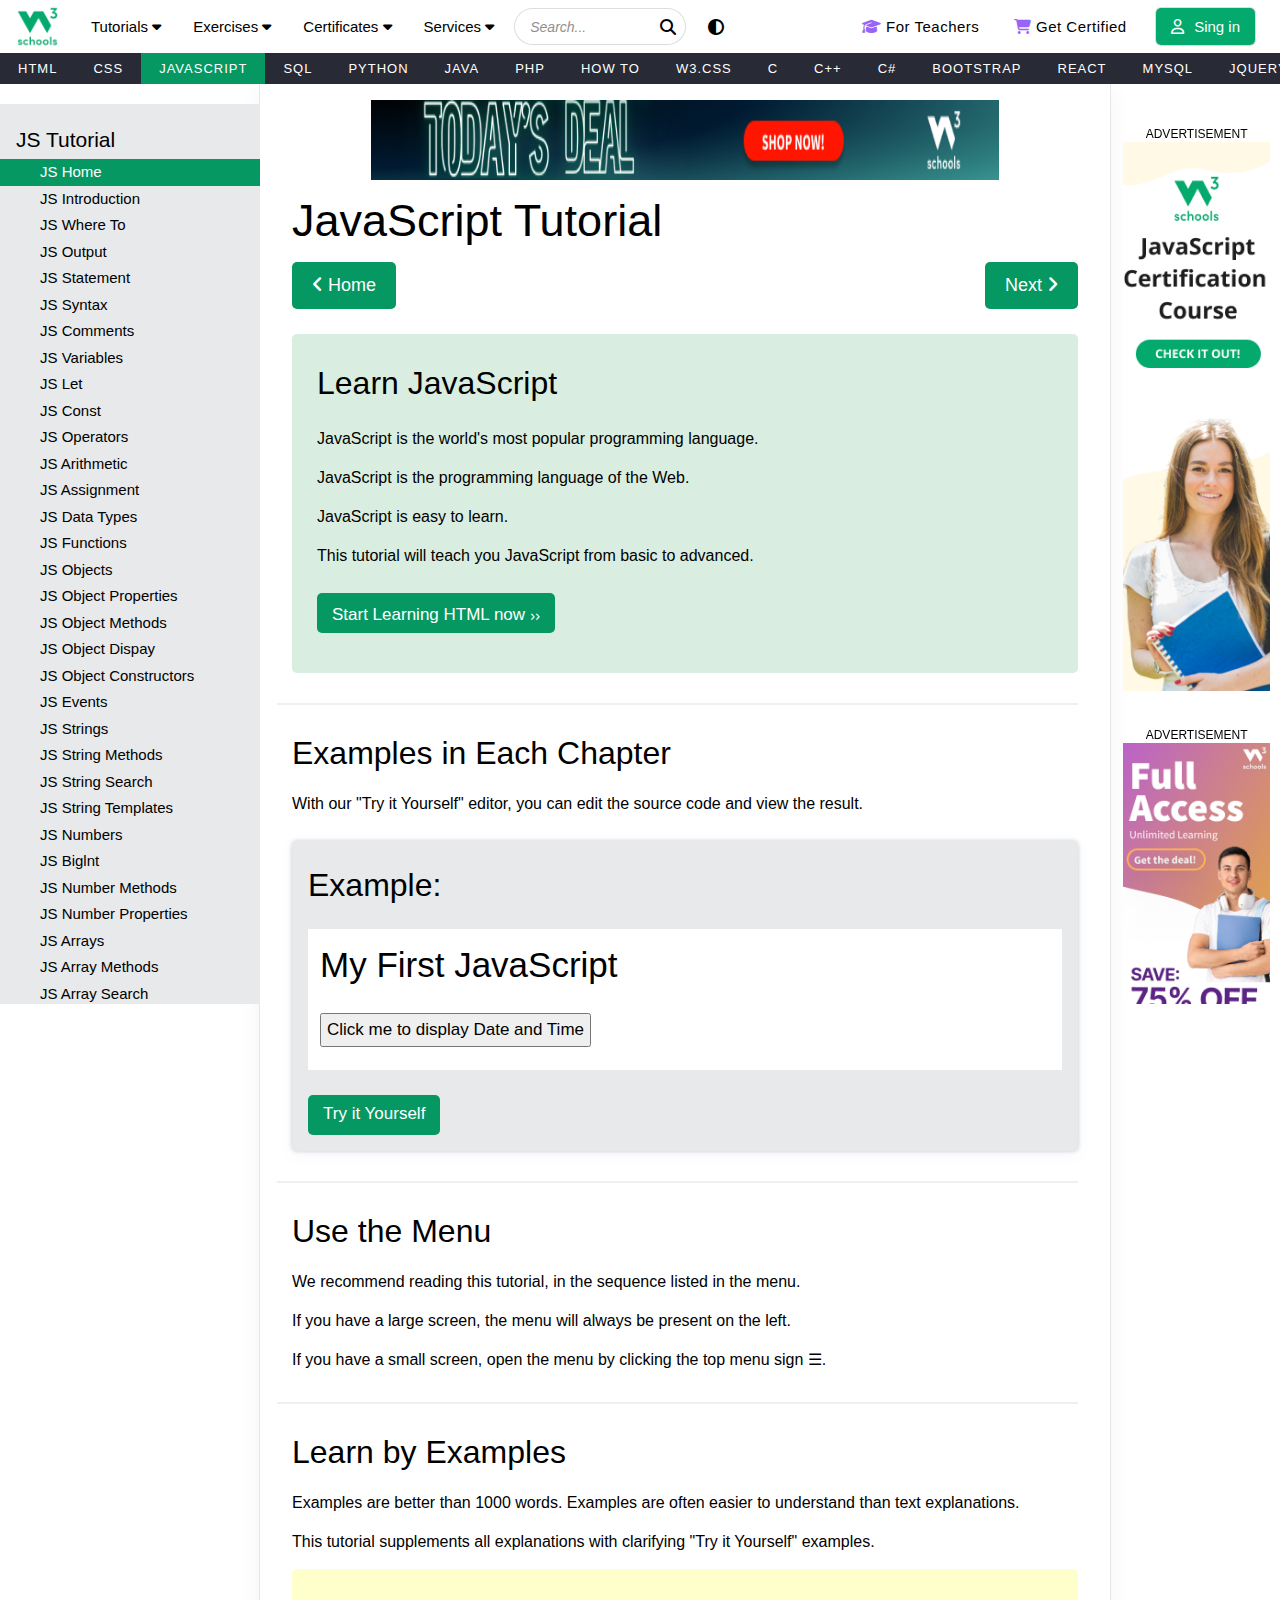
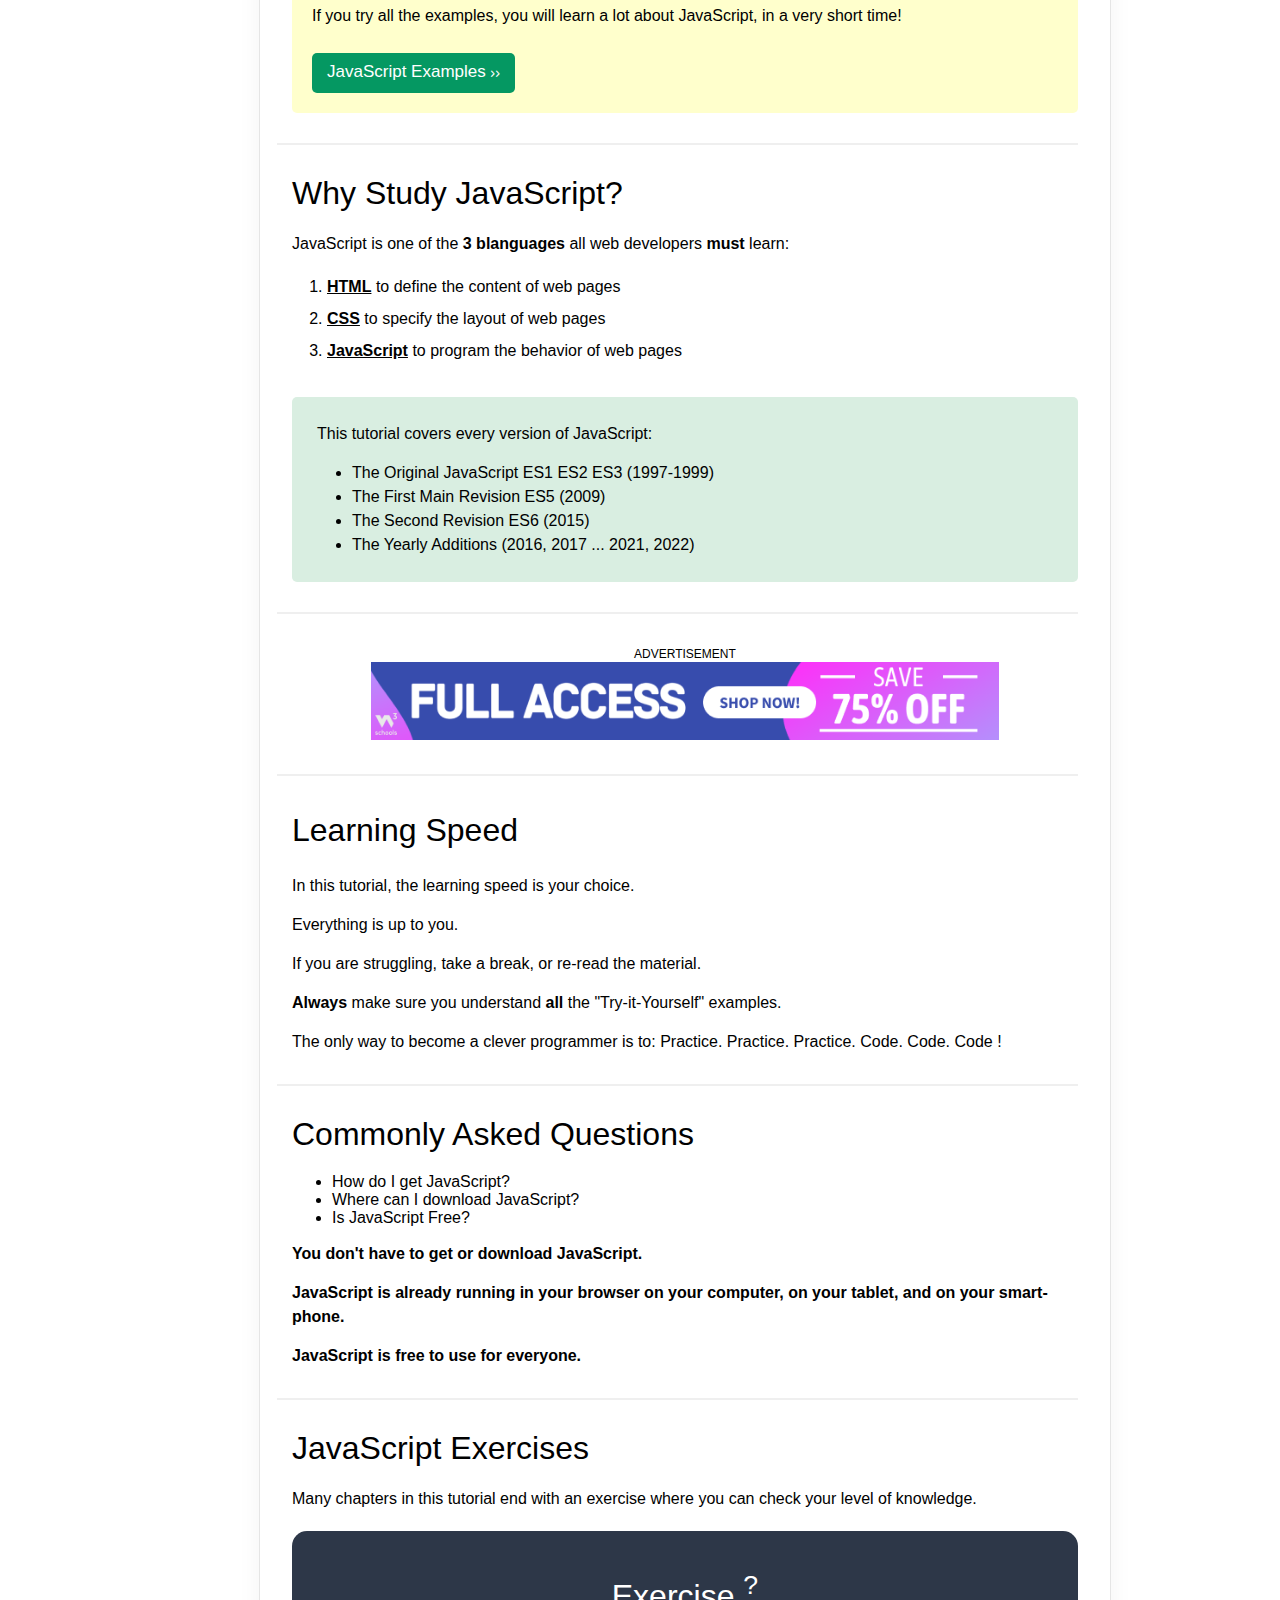
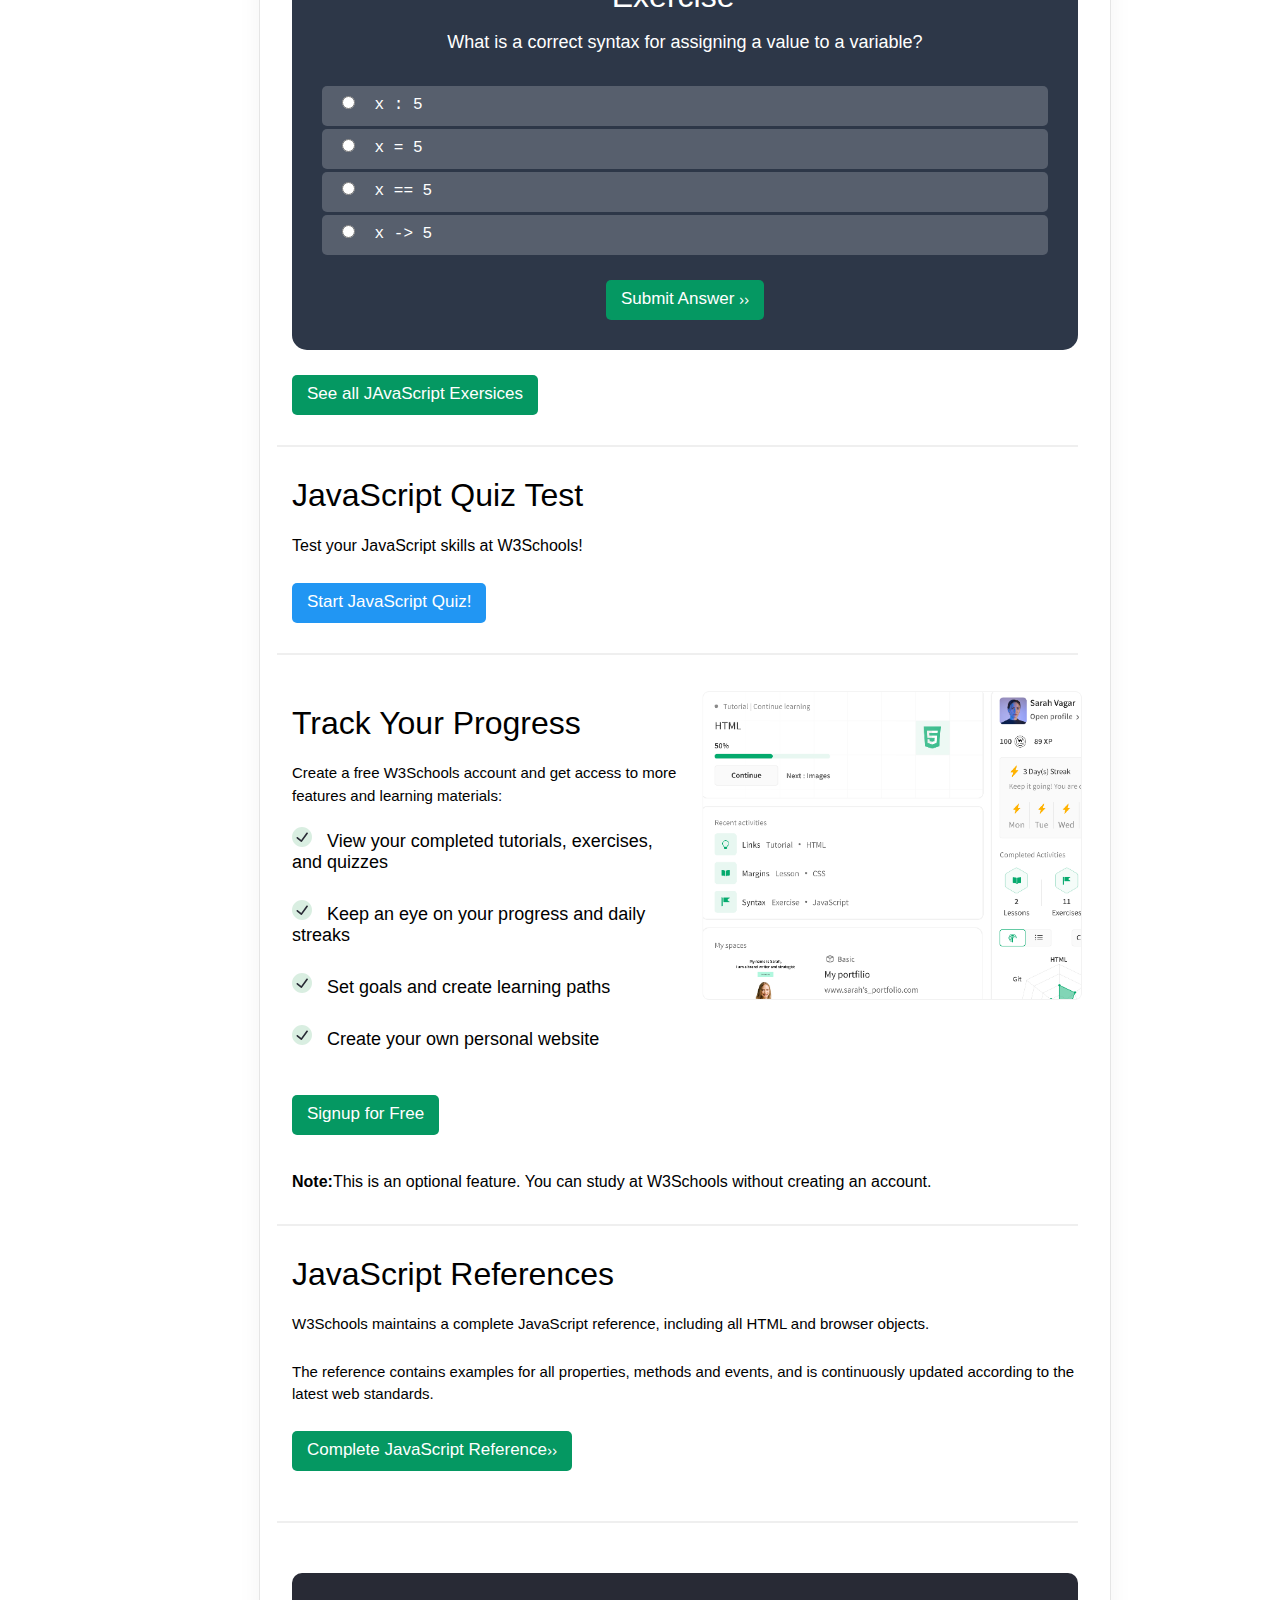
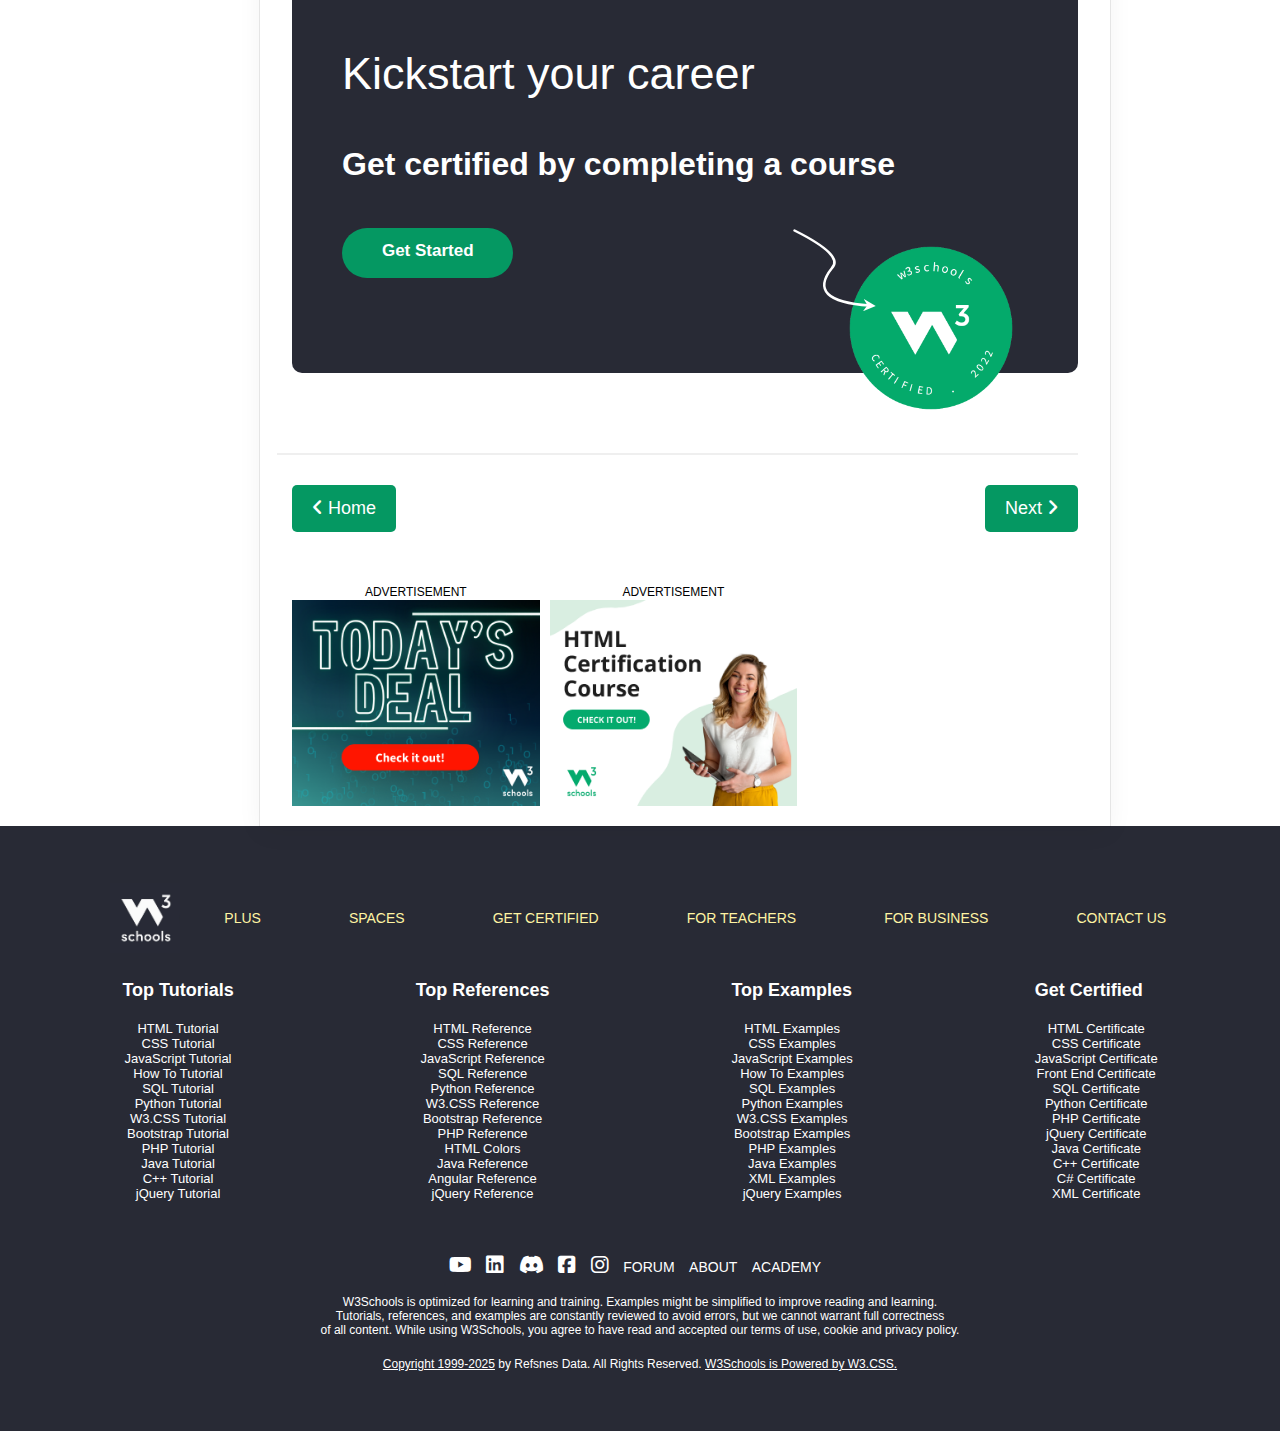
<file: W3Js.html>
<!DOCTYPE html>
<html>
    <head>
        <title>JavaScript Tutorial</title>
        <link rel="stylesheet" href="./W3Js.css">
        <link rel="icon" href="images/w3_top.png">
        <link rel="stylesheet" href="https://cdnjs.cloudflare.com/ajax/libs/font-awesome/6.7.2/css/all.min.css">  
        <link href="https://fonts.googleapis.com/css2?family=Freckle+Face&display=swap" rel="stylesheet">   
        <meta name="viewport" content="width=device-width, initial-scale=1.0">
    </head>
    <body>
     <!-- Nav Bar -->
    <div class="overll_container">
         <div class="nav_bar">
            <header>
                <nav class="nav1">
                    <img src="./images/W3 logo.png" alt="This is the image of W3School">
                    <label for="tick1" class="mq7">Tutorials <i class="fa-solid fa-caret-down"></i></label>
                    <label for="tick2" class="mq7">Exercises <i class="fa-solid fa-caret-down"></i></label>
                    <label for="tick3" class="mq5">Certificates <i class="fa-solid fa-caret-down"></i></label>
                    <label for="tick4" class="mq7">Services <i class="fa-solid fa-caret-down"></i></label>
                    <label for="tick5" class="mq8">Menu <i class="fa-solid fa-caret-down"></i></label>
                    <input type="search" placeholder="Search..." class="mq6"> 
                    <i class="fa-solid fa-magnifying-glass id1"></i> 
                    <i class="fa-solid fa-circle-half-stroke id2"></i>  
                </nav>
                
                <nav class="nav2">
                    <a class="mq1"><i class="fa-solid fa-star"></i> Plus</a>
                    <a class="mq2"><i class="fa-solid fa-code"></i> Spaces</a>
                    <a class="mq3"><i class="fa-solid fa-graduation-cap"></i> For Teachers</a>
                    <a class="mq4"><i class="fa-solid fa-cart-shopping"></i> Get Certified</a>
                    <label for="tick6" id="button1"><i class="fa-regular fa-user mq9"></i>Sing in</label>
                </nav>
            </header>

            <div class="nav_bar1">
                <label for="check"><i class="fa-solid fa-bars bar"></i></label>
                <a href="./W3html.html">HTML</a>
                <a href="./W3css.html">CSS</a>
                <a href="./W3Js.html" class="aa1">JAVASCRIPT</a>
                <a href="#">SQL</a>
                <a href="#">PYTHON</a>
                <a href="#">JAVA</a>
                <a href="#">PHP</a>
                <a href="#">HOW TO</a>
                <a href="#">W3.CSS</a>
                <a href="#">C</a>
                <a href="#">C++</a>
                <a href="#">C#</a>
                <a href="#">BOOTSTRAP</a>
                <a href="#">REACT</a>
                <a href="#">MYSQL</a>
                <a href="#">JQUERY</a>
                <a href="#">EXCEL</a>
                <a href="#">XML</a>
                <a href="#">DJANGO</a>
                <a href="#">NUMPY</a>
                <a href="#">PANDAS</a>
                <a href="#">NODEJS</a>
                <a href="#">DSA</a>
                <a href="#">TYPESCRIPT</a>
                <a href="#">ANGULAR</a>
                <a href="#">GIT</a>
                <a href="#">POSTGRESQL</a>
                <a href="#">MANGODB</a>
                <a href="#">ASP</a>
                <a href="#">AI</a>
                <a href="#">R</a>
                <a href="#">GO</a>
                <a href="#">KOTLIN</a>
                <a href="#">SASS</a>
                <a href="#">VUE</a>
                <a href="#">GEN AL</a>
                <a href="#">ASP</a>
                <a href="#">SCIPY</a>
                <a href="#">CYBER SECURITY</a>
                <a href="#">DATA SCIENCE</a>
                <a href="#">INTRO TO PROGRAM</a>
            </div>
        </div>  

<!-- checkbox for turorial -->
        <input type="checkbox" id="tick1">
        
<!-- Tutorials -->
        <div class="nav_tutorial">
            <label for="tick1"><i class="fa-solid fa-xmark close"></i></label>
            <div class="top">
                <h2>Tutorials</h2>
                <input type="text" placeholder="Filter...">
                <i class="fa-solid fa-xmark"></i>
            </div>

            <div class="nav_con">
                <div class="box box1">
                    <div class="h_c">
                        <h2>HTML and CSS</h2>
                        <a href="#" class="a_first anc"><span>Learn</span> HTML</a>
                        <a href="#" class="anc1">Tutorial</a>
                        <a href="#"class="anc1">Refernce</a> 
                        <br>

                        <a href="#" class="anc"><span>Learn</span> CSS</a>
                        <a href="#" class="anc1">Tutorial</a>
                        <a href="#"class="anc1">Refernce</a> 
                        <br>

                        <a href="#" class="anc"><span>Learn</span> RWD</a>
                        <a href="#" class="anc1">Tutorial</a>
                        <br>

                        <a href="#" class="anc"><span>Learn</span> Bootstrap</a>
                        <a href="#" class="anc1">Overview</a>
                        <br>

                        <a href="#" class="anc"><span>Learn</span> W3.CSS</a>
                        <a href="#" class="anc1">Tutorial</a>
                        <a href="#"class="anc1">Refernce</a> 
                        <br>

                        <a href="#" class="anc"><span>Learn</span> Sass</a>
                        <a href="#" class="anc1">Tutorial</a>
                        <a href="#"class="anc1">Refernce</a> 
                        <br>

                        <a href="#" class="anc"><span>Learn</span> Colors</a>
                        <a href="#" class="anc1">Tutorial</a>
                        <a href="#"class="anc1">Refernce</a> 
                        <br>

                        <a href="#" class="anc"><span>Learn</span> Icons</a>
                        <a href="#" class="anc1">Tutorial</a>
                        <a href="#"class="anc1">Refernce</a> 
                        <br>

                        <a href="#" class="anc"><span>Learn</span> Svg</a>
                        <a href="#" class="anc1">Tutorial</a>
                        <a href="#"class="anc1">Refernce</a> 
                        <br>

                        <a href="#" class="anc"><span>Learn</span> Canvas</a>
                        <a href="#" class="anc1">Tutorial</a>
                        <a href="#"class="anc1">Refernce</a> 
                        <br>

                        <a href="#" class="anc"><span>Learn</span> Graphics</a>
                        <a href="#" class="anc1">Tutorial</a>
                        <a href="#"class="anc1">Refernce</a> 
                        <br>

                        <a href="#" class="anc"><span>Learn</span> Character Sets</a>
                        <a href="#" class="anc1">Tutorial</a>
                        <a href="#"class="anc1">Refernce</a> 
                        <br>

                        <a href="#" class="anc"><span>Learn</span> How To</a>
                        <a href="#" class="anc1">Tutorial</a>
                        <a href="#"class="anc1">Refernce</a> 
                        <br>
                    </div>

                    <div class="da">
                        <h2 class="mid">Data Analyst </h2>
                        <a href="#" class="anc"><span>Learn</span> AI</a>
                        <a href="#" class="anc1">Tutorial</a>
                        <br>

                        <a href="#" class="anc"><span>Learn</span> GEnerative AI</a>
                        <a href="#" class="anc1">Tutorial</a>
                        <a href="#"class="anc1">Refernce</a> 
                        <br>

                        <a href="#" class="anc"><span>Learn</span> ChatGPT-3.5</a>
                        <a href="#" class="anc1">Tutorial</a>
                        <br>

                        <a href="#" class="anc"><span>Learn</span> ChatGPT-4</a>
                        <a href="#" class="anc1">Tutorial</a>
                        <br>

                        <a href="#" class="anc"><span>Learn</span> Google Bard</a>
                        <a href="#" class="anc1">Tutorial</a>
                        <br>

                        <a href="#" class="anc"><span>Learn</span> Machine Learning</a>
                        <a href="#" class="anc1">Tutorial</a>
                        <br>

                        <a href="#" class="anc"><span>Learn</span> DSA</a>
                        <a href="#" class="anc1">Tutorial</a>
                        <br>

                        <a href="#" class="anc"><span>Learn</span> Data Science</a>
                        <a href="#" class="anc1">Tutorial</a>
                        <br>

                        <a href="#" class="anc"><span>Learn</span> NumPy</a>
                        <a href="#" class="anc1">Tutorial</a>
                        <br>

                        <a href="#" class="anc"><span>Learn</span> Pandas</a>
                        <a href="#" class="anc1">Tutorial</a>
                        <br>

                        <a href="#" class="anc"><span>Learn</span> SciPy</a>
                        <a href="#" class="anc1">Tutorial</a>
                        <br>

                        <a href="#" class="anc"><span>Learn</span> Matplotlib</a>
                        <a href="#" class="anc1">Tutorial</a>
                        <br>

                        <a href="#" class="anc"><span>Learn</span> Statistics</a>
                        <a href="#" class="anc1">Tutorial</a>
                        <br>

                        <a href="#" class="anc"><span>Learn</span> Excel</a>
                        <a href="#" class="anc1">Tutorial</a>
                        <br>

                        <a href="#" class="anc"><span>Learn</span> Google Sheets</a>
                        <a href="#" class="anc1">Tutorial</a>
                        <br>
                    </div>

                    <div class="wb">
                        <h2 class="mid">Web Building</h2>
                        <a href="#" class="anc">Create a Website</a>
                        <a href="#" class="anc">Create a Server</a>
                        <a href="#" class="anc">Where To Start</a>
                        <a href="#" class="anc">Web Templates</a>
                        <a href="#" class="anc">Web Statistics</a>
                        <a href="#" class="anc">Web Certificates</a>
                        <a href="#" class="anc">Web Development</a>
                        <a href="#" class="anc">Introduction to Programming</a>
                        <a href="#" class="anc">Code Editor</a>
                        <a href="#" class="anc">Test your Typing Speed</a>
                        <a href="#" class="anc">Pkay a Code Game</a>
                        <a href="#" class="anc">Cyber Security</a>
                        <a href="#" class="anc">Accessibility</a>
                        <a href="#" class="anc">Join our Newsletter</a>                
                    </div>
                </div>
                    
                <div class="box box2">
                    <div class="js">
                        <h2>JavaScript</h2>
                        <a href="#" class="a_first anc"><span>Learn</span> JavaScript</a>
                        <a href="#" class="anc1">Tutorial</a>
                        <a href="#"class="anc1">Refernce</a> 
                        <br>

                        <a href="#" class="a_first anc"><span>Learn</span> React</a>
                        <a href="#" class="anc1">Tutorial</a>
                        <br>

                        <a href="#" class="a_first anc"><span>Learn</span> jQuery</a>
                        <a href="#" class="anc1">Tutorial</a>
                        <a href="#"class="anc1">Refernce</a> 
                        <br>

                        <a href="#" class="a_first anc"><span>Learn</span> Vue</a>
                        <a href="#" class="anc1">Tutorial</a>
                        <a href="#"class="anc1">Refernce</a> 
                        <br>

                        <a href="#" class="a_first anc"><span>Learn</span> AngularJS</a>
                        <a href="#" class="anc1">Tutorial</a>
                        <a href="#"class="anc1">Refernce</a> 
                        <br>

                        <a href="#" class="a_first anc"><span>Learn</span> JSON</a>
                        <a href="#" class="anc1">Tutorial</a>
                        <a href="#"class="anc1">Refernce</a> 
                        <br>

                        <a href="#" class="a_first anc"><span>Learn</span> AJAX</a>
                        <a href="#" class="anc1">Tutorial</a>
                        <br>

                        <a href="#" class="a_first anc"><span>Learn</span> AppML</a>
                        <a href="#" class="anc1">Tutorial</a>
                        <a href="#"class="anc1">Refernce</a> 
                        <br>

                        <a href="#" class="a_first anc"><span>Learn</span> W3.JS</a>
                        <a href="#" class="anc1">Tutorial</a>
                        <a href="#"class="anc1">Refernce</a> 
                        <br>

                        <a href="#" class="a_first anc"><span>Learn</span> React</a>
                        <a href="#" class="anc1">Tutorial</a>
                        <a href="#"class="anc1">Refernce</a> 
                        <br>
                    </div>
                    
                    <div class="wb">
                        <h2 class="mid">Web Building</h2>
                        <a href="#" class="anc">Create a Website</a>
                        <a href="#" class="anc">Create a Server</a>
                        <a href="#" class="anc">Where To Start</a>
                        <a href="#" class="anc">Web Templates</a>
                        <a href="#" class="anc">Web Statistics</a>
                        <a href="#" class="anc">Web Certificates</a>
                        <a href="#" class="anc">Web Development</a>
                        <a href="#" class="anc">Introduction to Programming</a>
                        <a href="#" class="anc">Code Editor</a>
                        <a href="#" class="anc">Test your Typing Speed</a>
                        <a href="#" class="anc">Pkay a Code Game</a>
                        <a href="#" class="anc">Cyber Security</a>
                        <a href="#" class="anc">Accessibility</a>
                        <a href="#" class="anc">Join our Newsletter</a>                
                    </div>

                    <div class="back">
                        <h2>Backend</h2>
                        <a href="#" class="a_first anc"><span>Learn</span> Python</a>
                        <a href="#" class="anc1">Tutorial</a>
                        <a href="#"class="anc1">Refernce</a> 
                        <br>

                        <a href="#" class="a_first anc"><span>Learn</span> SQL</a>
                        <a href="#" class="anc1">Tutorial</a>
                        <a href="#"class="anc1">Refernce</a> 
                        <br>

                        <a href="#" class="a_first anc"><span>Learn</span> MySQL</a>
                        <a href="#" class="anc1">Tutorial</a>
                        <a href="#"class="anc1">Refernce</a> 
                        <br>

                        <a href="#" class="a_first anc"><span>Learn</span> PHP</a>
                        <a href="#" class="anc1">Tutorial</a>
                        <a href="#"class="anc1">Refernce</a> 
                        <br>

                        <a href="#" class="a_first anc"><span>Learn</span> Java</a>
                        <a href="#" class="anc1">Tutorial</a>
                        <a href="#"class="anc1">Refernce</a> 
                        <br>

                        <a href="#" class="a_first anc"><span>Learn</span> C</a>
                        <a href="#" class="anc1">Tutorial</a>
                        <a href="#"class="anc1">Refernce</a> 
                        <br>

                        <a href="#" class="a_first anc"><span>Learn</span> C++</a>
                        <a href="#" class="anc1">Tutorial</a>
                        <a href="#"class="anc1">Refernce</a> 
                        <br>

                        <a href="#" class="a_first anc"><span>Learn</span> C#</a>
                        <a href="#" class="anc1">Tutorial</a>
                        <br>

                        <a href="#" class="a_first anc"><span>Learn</span> R</a>
                        <a href="#" class="anc1">Tutorial</a>
                        <br>

                        <a href="#" class="a_first anc"><span>Learn</span> Kotlin</a>
                        <a href="#" class="anc1">Tutorial</a>
                        <br>

                        <a href="#" class="a_first anc"><span>Learn</span> Rust</a>
                        <a href="#" class="anc1">Tutorial</a>
                        <br>

                        <a href="#" class="a_first anc"><span>Learn</span> Go</a>
                        <a href="#" class="anc1">Tutorial</a>
                        <br>

                        <a href="#" class="a_first anc"><span>Learn</span> Django</a>
                        <a href="#" class="anc1">Tutorial</a>
                        <a href="#"class="anc1">Refernce</a> 
                        <br>

                        <a href="#" class="a_first anc"><span>Learn</span> PostgreSQL</a>
                        <a href="#" class="anc1">Tutorial</a>
                        <br>

                        <a href="#" class="a_first anc"><span>Learn</span> TypeScript</a>
                        <a href="#" class="anc1">Tutorial</a>
                        <br>

                        <a href="#" class="a_first anc"><span>Learn</span> ASP</a>
                        <a href="#" class="anc1">Tutorial</a>
                        <a href="#"class="anc1">Refernce</a> 
                        <br>

                        <a href="#" class="a_first anc"><span>Learn</span> Node.js</a>
                        <a href="#" class="anc1">Tutorial</a>
                        <a href="#"class="anc1">Refernce</a> 
                        <br>

                        <a href="#" class="a_first anc"><span>Learn</span> Raspberry PI</a>
                        <a href="#" class="anc1">Tutorial</a>
                        <br>

                        <a href="#" class="a_first anc"><span>Learn</span> Git</a>
                        <a href="#" class="anc1">Tutorial</a>
                        <br>

                        <a href="#" class="a_first anc"><span>Learn</span> Bash</a>
                        <a href="#" class="anc1">Tutorial</a>
                        <br>

                        <a href="#" class="a_first anc"><span>Learn</span> MongoDB</a>
                        <a href="#" class="anc1">Tutorial</a>
                        <br>

                        <a href="#" class="a_first anc"><span>Learn</span> XML</a>
                        <a href="#" class="anc1">Tutorial</a>
                        <a href="#"class="anc1">Refernce</a> 
                        <br>
                    </div>
                </div>              

                <div class="box box3">
                    <div class="back">
                        <h2>Backend</h2>
                        <a href="#" class="a_first anc"><span>Learn</span> Python</a>
                        <a href="#" class="anc1">Tutorial</a>
                        <a href="#"class="anc1">Refernce</a> 
                        <br>

                        <a href="#" class="a_first anc"><span>Learn</span> SQL</a>
                        <a href="#" class="anc1">Tutorial</a>
                        <a href="#"class="anc1">Refernce</a> 
                        <br>

                        <a href="#" class="a_first anc"><span>Learn</span> MySQL</a>
                        <a href="#" class="anc1">Tutorial</a>
                        <a href="#"class="anc1">Refernce</a> 
                        <br>

                        <a href="#" class="a_first anc"><span>Learn</span> PHP</a>
                        <a href="#" class="anc1">Tutorial</a>
                        <a href="#"class="anc1">Refernce</a> 
                        <br>

                        <a href="#" class="a_first anc"><span>Learn</span> Java</a>
                        <a href="#" class="anc1">Tutorial</a>
                        <a href="#"class="anc1">Refernce</a> 
                        <br>

                        <a href="#" class="a_first anc"><span>Learn</span> C</a>
                        <a href="#" class="anc1">Tutorial</a>
                        <a href="#"class="anc1">Refernce</a> 
                        <br>

                        <a href="#" class="a_first anc"><span>Learn</span> C++</a>
                        <a href="#" class="anc1">Tutorial</a>
                        <a href="#"class="anc1">Refernce</a> 
                        <br>

                        <a href="#" class="a_first anc"><span>Learn</span> C#</a>
                        <a href="#" class="anc1">Tutorial</a>
                        <br>

                        <a href="#" class="a_first anc"><span>Learn</span> R</a>
                        <a href="#" class="anc1">Tutorial</a>
                        <br>

                        <a href="#" class="a_first anc"><span>Learn</span> Kotlin</a>
                        <a href="#" class="anc1">Tutorial</a>
                        <br>

                        <a href="#" class="a_first anc"><span>Learn</span> Rust</a>
                        <a href="#" class="anc1">Tutorial</a>
                        <br>

                        <a href="#" class="a_first anc"><span>Learn</span> Go</a>
                        <a href="#" class="anc1">Tutorial</a>
                        <br>

                        <a href="#" class="a_first anc"><span>Learn</span> Django</a>
                        <a href="#" class="anc1">Tutorial</a>
                        <a href="#"class="anc1">Refernce</a> 
                        <br>

                        <a href="#" class="a_first anc"><span>Learn</span> PostgreSQL</a>
                        <a href="#" class="anc1">Tutorial</a>
                        <br>

                        <a href="#" class="a_first anc"><span>Learn</span> TypeScript</a>
                        <a href="#" class="anc1">Tutorial</a>
                        <br>

                        <a href="#" class="a_first anc"><span>Learn</span> ASP</a>
                        <a href="#" class="anc1">Tutorial</a>
                        <a href="#"class="anc1">Refernce</a> 
                        <br>

                        <a href="#" class="a_first anc"><span>Learn</span> Node.js</a>
                        <a href="#" class="anc1">Tutorial</a>
                        <a href="#"class="anc1">Refernce</a> 
                        <br>

                        <a href="#" class="a_first anc"><span>Learn</span> Raspberry PI</a>
                        <a href="#" class="anc1">Tutorial</a>
                        <br>

                        <a href="#" class="a_first anc"><span>Learn</span> Git</a>
                        <a href="#" class="anc1">Tutorial</a>
                        <br>

                        <a href="#" class="a_first anc"><span>Learn</span> Bash</a>
                        <a href="#" class="anc1">Tutorial</a>
                        <br>

                        <a href="#" class="a_first anc"><span>Learn</span> MongoDB</a>
                        <a href="#" class="anc1">Tutorial</a>
                        <br>

                        <a href="#" class="a_first anc"><span>Learn</span> XML</a>
                        <a href="#" class="anc1">Tutorial</a>
                        <a href="#"class="anc1">Refernce</a> 
                        <br>
                    </div>
                </div>
            </div>
        </div>

<!-- checkbox for Exercise -->
        <input type="checkbox" id="tick2">

<!-- Exercises -->
        <div class="nav_exercise">
            <label for="tick2"><i class="fa-solid fa-xmark close"></i></label>
            <div class="top">
                <h2>Exercises</h2>
                <input type="text" placeholder="Filter...">
                <i class="fa-solid fa-xmark"></i>
            </div>

            <div class="nav_con">
                <div class="box box1">
                    <div class="h_c">
                        <h2>HTML and CSS</h2>
                        <a href="#" class="a_first anc">HTML</a>
                        <a href="#" class="anc1">Exercise</a>
                        <a href="#"class="anc1">Quiz</a> 
                        <br>

                        <a href="#" class="anc">CSS</a>
                        <a href="#" class="anc1">Exercise</a>
                        <a href="#"class="anc1">Quiz</a> 
                        <br>

                        <a href="#" class="anc">Bootstrap 3</a>
                        <a href="#" class="anc1">Exercise</a>
                        <a href="#"class="anc1">Quiz</a> 
                        <br>

                        <a href="#" class="anc">Bootstrap 4</a>
                        <a href="#" class="anc1">Exercise</a>
                        <a href="#"class="anc1">Quiz</a> 
                        <br>

                        <a href="#" class="anc">Bootstrap 5</a>
                        <a href="#" class="anc1">Exercise</a>
                        <a href="#"class="anc1">Quiz</a> 
                        <br>
                    </div>

                    <div class="da">
                        <h2 class="mid">Data Analyst </h2>
                        <a href="#" class="anc">DSA</a>
                        <a href="#" class="anc1">Exercise</a>
                        <a href="#"class="anc1">Quiz</a> 
                        <br>

                        <a href="#" class="anc">NumPy</a>
                        <a href="#" class="anc1">Exercise</a>
                        <a href="#"class="anc1">Quiz</a>  
                        <br>

                        <a href="#" class="anc">Pandas</a>
                        <a href="#" class="anc1">Exercise</a>
                        <a href="#"class="anc1">Quiz</a> 
                        <br>

                        <a href="#" class="anc">SciPy</a>
                        <a href="#" class="anc1">Exercise</a>
                        <a href="#"class="anc1">Quiz</a> 
                        <br>

                        <a href="#" class="anc">Excel</a>
                        <a href="#" class="anc1">Exercise</a>
                        <a href="#"class="anc1">Quiz</a> 
                        <br>
                    </div>

                    <a href="#" class="anc2">What is an Exercise?</a>
                    <a href="#" class="anc2">What is a Quiz</a>
                </div>
                    
                <div class="box box2">
                    <div class="js">
                        <h2>JavaScript</h2>
                        <a href="#" class="a_first anc">JavaScript</a>
                        <a href="#" class="anc1">Exercise</a>
                        <a href="#"class="anc1">Quiz</a> 
                        <br>

                        <a href="#" class="a_first anc">React</a>
                        <a href="#" class="anc1">Exercise</a>
                        <a href="#"class="anc1">Quiz</a> 
                        <br>

                        <a href="#" class="a_first anc">jQuery</a>
                        <a href="#" class="anc1">Exercise</a>
                        <a href="#"class="anc1">Quiz</a> 
                        <br>

                        <a href="#" class="a_first anc">Vue</a>
                        <a href="#" class="anc1">Exercise</a>
                        <a href="#"class="anc1">Quiz</a>  
                        <br>
                    </div>

                    <div class="back">
                        <h2>Backend</h2>
                        <a href="#" class="a_first anc">Python</a>
                        <a href="#" class="anc1">Exercise</a>
                        <a href="#"class="anc1">Quiz</a>  
                        <br>

                        <a href="#" class="a_first anc">SQL</a>
                        <a href="#" class="anc1">Exercise</a>
                        <a href="#"class="anc1">Quiz</a> 
                        <br>

                        <a href="#" class="a_first anc">MySQL</a>
                        <a href="#" class="anc1">Exercise</a>
                        <a href="#"class="anc1">Quiz</a>  
                        <br>

                        <a href="#" class="a_first anc">PHP</a>
                        <a href="#" class="anc1">Exercise</a>
                        <a href="#"class="anc1">Quiz</a> 
                        <br>

                        <a href="#" class="a_first anc">Java</a>
                        <a href="#" class="anc1">Exercise</a>
                        <a href="#"class="anc1">Quiz</a>  
                        <br>

                        <a href="#" class="a_first anc">C</a>
                        <a href="#" class="anc1">Exercise</a>
                        <a href="#"class="anc1">Quiz</a>  
                        <br>

                        <a href="#" class="a_first anc">C++</a>
                        <a href="#" class="anc1">Exercise</a>
                        <a href="#"class="anc1">Quiz</a> 
                        <br>

                        <a href="#" class="a_first anc">C#</a>
                        <a href="#" class="anc1">Exercise</a>
                        <a href="#"class="anc1">Quiz</a> 
                        <br>

                        <a href="#" class="a_first anc">R</a>
                        <a href="#" class="anc1">Exercise</a>
                        <a href="#"class="anc1">Quiz</a> 
                        <br>

                        <a href="#" class="a_first anc">Kotlin</a>
                        <a href="#" class="anc1">Exercise</a>
                        <a href="#"class="anc1">Quiz</a> 
                        <br>

                        <a href="#" class="a_first anc">Django</a>
                        <a href="#" class="anc1">Exercise</a>
                        <a href="#"class="anc1">Quiz</a> 
                        <br>

                        <a href="#" class="a_first anc">PostgreSQL</a>
                        <a href="#" class="anc1">Exercise</a>
                        <a href="#"class="anc1">Quiz</a> 
                        <br>

                        <a href="#" class="a_first anc">TypeScript</a>
                        <a href="#" class="anc1">Exercise</a>
                        <a href="#"class="anc1">Quiz</a>  
                        <br>

                        <a href="#" class="a_first anc">Git</a>
                        <a href="#" class="anc1">Exercise</a>
                        <a href="#"class="anc1">Quiz</a> 
                        <br>

                        <a href="#" class="a_first anc">Bash</a>
                        <a href="#" class="anc1">Exercise</a>
                        <a href="#"class="anc1">Quiz</a> 
                        <br>

                        <a href="#" class="a_first anc">Go</a>
                        <a href="#" class="anc1">Exercise</a>
                        <a href="#"class="anc1">Quiz</a>  
                        <br>

                        <a href="#" class="a_first anc">MongoDB</a>
                        <a href="#" class="anc1">Exercise</a>
                        <a href="#"class="anc1">Quiz</a> 
                        <br>
                    </div>
                </div>              

                <div class="box box3">
                    <div class="back">
                        <h2>Backend</h2>
                        <a href="#" class="a_first anc">Python</a>
                        <a href="#" class="anc1">Exercise</a>
                        <a href="#"class="anc1">Quiz</a>  
                        <br>

                        <a href="#" class="a_first anc">SQL</a>
                        <a href="#" class="anc1">Exercise</a>
                        <a href="#"class="anc1">Quiz</a> 
                        <br>

                        <a href="#" class="a_first anc">MySQL</a>
                        <a href="#" class="anc1">Exercise</a>
                        <a href="#"class="anc1">Quiz</a>  
                        <br>

                        <a href="#" class="a_first anc">PHP</a>
                        <a href="#" class="anc1">Exercise</a>
                        <a href="#"class="anc1">Quiz</a> 
                        <br>

                        <a href="#" class="a_first anc">Java</a>
                        <a href="#" class="anc1">Exercise</a>
                        <a href="#"class="anc1">Quiz</a>  
                        <br>

                        <a href="#" class="a_first anc">C</a>
                        <a href="#" class="anc1">Exercise</a>
                        <a href="#"class="anc1">Quiz</a>  
                        <br>

                        <a href="#" class="a_first anc">C++</a>
                        <a href="#" class="anc1">Exercise</a>
                        <a href="#"class="anc1">Quiz</a> 
                        <br>

                        <a href="#" class="a_first anc">C#</a>
                        <a href="#" class="anc1">Exercise</a>
                        <a href="#"class="anc1">Quiz</a> 
                        <br>

                        <a href="#" class="a_first anc">R</a>
                        <a href="#" class="anc1">Exercise</a>
                        <a href="#"class="anc1">Quiz</a> 
                        <br>

                        <a href="#" class="a_first anc">Kotlin</a>
                        <a href="#" class="anc1">Exercise</a>
                        <a href="#"class="anc1">Quiz</a> 
                        <br>

                        <a href="#" class="a_first anc">Django</a>
                        <a href="#" class="anc1">Exercise</a>
                        <a href="#"class="anc1">Quiz</a> 
                        <br>

                        <a href="#" class="a_first anc">PostgreSQL</a>
                        <a href="#" class="anc1">Exercise</a>
                        <a href="#"class="anc1">Quiz</a> 
                        <br>

                        <a href="#" class="a_first anc">TypeScript</a>
                        <a href="#" class="anc1">Exercise</a>
                        <a href="#"class="anc1">Quiz</a>  
                        <br>

                        <a href="#" class="a_first anc">Git</a>
                        <a href="#" class="anc1">Exercise</a>
                        <a href="#"class="anc1">Quiz</a> 
                        <br>

                        <a href="#" class="a_first anc">Bash</a>
                        <a href="#" class="anc1">Exercise</a>
                        <a href="#"class="anc1">Quiz</a> 
                        <br>

                        <a href="#" class="a_first anc">Go</a>
                        <a href="#" class="anc1">Exercise</a>
                        <a href="#"class="anc1">Quiz</a>  
                        <br>

                        <a href="#" class="a_first anc">MongoDB</a>
                        <a href="#" class="anc1">Exercise</a>
                        <a href="#"class="anc1">Quiz</a> 
                        <br>
                    </div>
                </div>
            </div>
        </div> 

<!-- Checkbox for Certificates -->
        <input type="checkbox" id="tick3">

<!-- Certificates -->
        <div class="nav_certificate">
             <label for="tick3"><i class="fa-solid fa-xmark close"></i></label>
            <div class="top">
                <h2>Certificats</h2>
                <input type="text" placeholder="Filter...">
                <i class="fa-solid fa-xmark"></i>
            </div>

            <div class="nav_con">
                <div class="box box1">
                    <div class="h_c">
                        <h2>HTML and CSS</h2>
                        <a href="#" class="a_first anc">HTML</a>
                        <a href="#" class="anc1">Certificate</a>
                        <a href="#"class="anc1">Course</a> 
                        <br>

                        <a href="#" class="anc">CSS</a>
                        <a href="#" class="anc1">Certificate</a>
                        <a href="#"class="anc1">Course</a> 
                        <br>

                        <a href="#" class="anc">Bootstrap 3</a>
                        <a href="#" class="anc1">Certificate</a>
                        <a href="#"class="anc1">Course</a> 
                        <br>

                        <a href="#" class="anc">Bootstrap 4</a>
                        <a href="#" class="anc1">Certificate</a>
                        <a href="#"class="anc1">Course</a> 
                        <br>

                        <a href="#" class="anc">Bootstrap 5</a>
                        <a href="#" class="anc1">Certificate</a>
                        <a href="#"class="anc1">Course</a> 
                        <br>
                    </div>

                    <div class="da">
                        <h2 class="mid">Data Analyst </h2>
                        <a href="#" class="anc">DSA</a>
                        <a href="#" class="anc1">Certificate</a>
                        <br>

                        <a href="#" class="anc">Data Analystics</a>
                        <a href="#" class="anc1">Course</a>
                        <br>

                        <a href="#" class="anc">NumPy</a>
                        <a href="#" class="anc1">Certificate</a>
                        <a href="#"class="anc1">Course</a>  
                        <br>

                        <a href="#" class="anc">Pandas</a>
                        <a href="#" class="anc1">Certificate</a>
                        <a href="#"class="anc1">Course</a> 
                        <br>

                        <a href="#" class="anc">Excel</a>
                        <a href="#" class="anc1">Certificate</a>
                        <br>

                        <a href="#" class="anc">Social Media</a>
                        <a href="#"class="anc1">Course</a> 
                        <br>
                    </div>

                    <a href="#" class="anc2">What is an Certificate?</a>

                     <div class="programs">
                        <h2>Programs</h2>
                        <a href="#" class="a_first anc">Full Access</a>
                        <br>

                        <a href="#" class="a_first anc">Front End</a>
                        <a href="#" class="anc1">Certificate</a>
                        <a href="#"class="anc1">Course</a> 
                        <br>

                        <a href="#" class="a_first anc">Web Dev.</a>
                        <a href="#" class="anc1">Certificate</a>
                        <a href="#"class="anc1">Course</a> 
                        <br>

                        <a href="#" class="a_first anc">Web App.</a>
                        <a href="#" class="anc1">Certificate</a>
                        <a href="#"class="anc1">Course</a> 
                        <br>

                        <a href="#" class="a_first anc">Web Design</a>
                        <a href="#" class="anc1">Certificate</a>
                        <a href="#"class="anc1">Course</a> 
                        <br>
                    </div>
                </div>
                    
                <div class="box box2">
                    <div class="js">
                        <h2>JavaScript</h2>
                        <a href="#" class="a_first anc">JavaScript</a>
                        <a href="#" class="anc1">Certificate</a>
                        <a href="#"class="anc1">Course</a> 
                        <br>

                        <a href="#" class="a_first anc">React</a>
                        <a href="#" class="anc1">Certificate</a>
                        <a href="#"class="anc1">Course</a> 
                        <br>

                        <a href="#" class="a_first anc">jQuery</a>
                        <a href="#" class="anc1">Certificate</a>
                        <a href="#"class="anc1">Course</a> 
                        <br>

                        <a href="#" class="a_first anc">Vue</a>
                        <a href="#" class="anc1">Certificate</a>
                        <br>
                    </div>

                    <div class="programs">
                        <h2>Programs</h2>
                        <a href="#" class="a_first anc">Full Access</a>
                        <br>

                        <a href="#" class="a_first anc">Front End</a>
                        <a href="#" class="anc1">Certificate</a>
                        <a href="#"class="anc1">Course</a> 
                        <br>

                        <a href="#" class="a_first anc">Web Dev.</a>
                        <a href="#" class="anc1">Certificate</a>
                        <a href="#"class="anc1">Course</a> 
                        <br>

                        <a href="#" class="a_first anc">Web App.</a>
                        <a href="#" class="anc1">Certificate</a>
                        <a href="#"class="anc1">Course</a> 
                        <br>

                        <a href="#" class="a_first anc">Web Design</a>
                        <a href="#" class="anc1">Certificate</a>
                        <a href="#"class="anc1">Course</a> 
                        <br>

                    </div>

                    <div class="back">
                        <h2>Backend</h2>
                        <a href="#" class="a_first anc">Python</a>
                        <a href="#" class="anc1">Certificate</a>
                        <a href="#"class="anc1">Course</a>  
                        <br>

                        <a href="#" class="a_first anc">SQL</a>
                        <a href="#" class="anc1">Certificate</a>
                        <a href="#"class="anc1">Course</a> 
                        <br>

                        <a href="#" class="a_first anc">MySQL</a>
                        <a href="#" class="anc1">Certificate</a>
                        <a href="#"class="anc1">Course</a>  
                        <br>

                        <a href="#" class="a_first anc">PHP</a>
                        <a href="#" class="anc1">Certificate</a>
                        <a href="#"class="anc1">Course</a> 
                        <br>

                        <a href="#" class="a_first anc">Java</a>
                        <a href="#" class="anc1">Certificate</a>
                        <a href="#"class="anc1">Course</a>  
                        <br>

                        <a href="#" class="a_first anc">C</a>
                        <a href="#" class="anc1">Certificate</a>
                        <a href="#"class="anc1">Course</a>  
                        <br>

                        <a href="#" class="a_first anc">C++</a>
                        <a href="#" class="anc1">Certificate</a>
                        <a href="#"class="anc1">Course</a> 
                        <br>

                        <a href="#" class="a_first anc">C#</a>
                        <a href="#" class="anc1">Certificate</a>
                        <a href="#"class="anc1">Course</a> 
                        <br>

                        <a href="#" class="a_first anc">R</a>
                        <a href="#" class="anc1">Certificate</a>
                        <a href="#"class="anc1">Course</a> 
                        <br>

                        <a href="#" class="a_first anc">Django</a>
                        <a href="#" class="anc1">Certificate</a>
                        <a href="#"class="anc1">Course</a> 
                        <br>

                        <a href="#" class="a_first anc">NodeJS</a>
                        <a href="#" class="anc1">Certificate</a>
                        <a href="#"class="anc1">Course</a> 
                        <br>

                        <a href="#" class="a_first anc">TypeScript</a>
                        <a href="#" class="anc1">Certificate</a>
                        <a href="#"class="anc1">Course</a> 
                        <br>

                        <a href="#" class="a_first anc">XML</a>
                        <a href="#" class="anc1">Certificate</a>
                        <a href="#"class="anc1">Course</a>  
                        <br>

                        <a href="#" class="a_first anc">Cyber Security</a>
                        <a href="#" class="anc1">Certificate</a>
                        <a href="#"class="anc1">Course</a> 
                        <br>

                        <a href="#" class="a_first anc">Accessibility</a>
                        <a href="#" class="anc1">Certificate</a>
                        <a href="#"class="anc1">Course</a> 
                        <br>
                    </div>
                </div>              

                <div class="box box3">
                    <div class="back">
                        <h2>Backend</h2>
                        <a href="#" class="a_first anc">Python</a>
                        <a href="#" class="anc1">Certificate</a>
                        <a href="#"class="anc1">Course</a>  
                        <br>

                        <a href="#" class="a_first anc">SQL</a>
                        <a href="#" class="anc1">Certificate</a>
                        <a href="#"class="anc1">Course</a> 
                        <br>

                        <a href="#" class="a_first anc">MySQL</a>
                        <a href="#" class="anc1">Certificate</a>
                        <a href="#"class="anc1">Course</a>  
                        <br>

                        <a href="#" class="a_first anc">PHP</a>
                        <a href="#" class="anc1">Certificate</a>
                        <a href="#"class="anc1">Course</a> 
                        <br>

                        <a href="#" class="a_first anc">Java</a>
                        <a href="#" class="anc1">Certificate</a>
                        <a href="#"class="anc1">Course</a>  
                        <br>

                        <a href="#" class="a_first anc">C</a>
                        <a href="#" class="anc1">Certificate</a>
                        <a href="#"class="anc1">Course</a>  
                        <br>

                        <a href="#" class="a_first anc">C++</a>
                        <a href="#" class="anc1">Certificate</a>
                        <a href="#"class="anc1">Course</a> 
                        <br>

                        <a href="#" class="a_first anc">C#</a>
                        <a href="#" class="anc1">Certificate</a>
                        <a href="#"class="anc1">Course</a> 
                        <br>

                        <a href="#" class="a_first anc">R</a>
                        <a href="#" class="anc1">Certificate</a>
                        <a href="#"class="anc1">Course</a> 
                        <br>

                        <a href="#" class="a_first anc">Django</a>
                        <a href="#" class="anc1">Certificate</a>
                        <a href="#"class="anc1">Course</a> 
                        <br>

                        <a href="#" class="a_first anc">NodeJS</a>
                        <a href="#" class="anc1">Certificate</a>
                        <a href="#"class="anc1">Course</a> 
                        <br>

                        <a href="#" class="a_first anc">TypeScript</a>
                        <a href="#" class="anc1">Certificate</a>
                        <a href="#"class="anc1">Course</a> 
                        <br>

                        <a href="#" class="a_first anc">XML</a>
                        <a href="#" class="anc1">Certificate</a>
                        <a href="#"class="anc1">Course</a>  
                        <br>

                        <a href="#" class="a_first anc">Cyber Security</a>
                        <a href="#" class="anc1">Certificate</a>
                        <a href="#"class="anc1">Course</a> 
                        <br>

                        <a href="#" class="a_first anc">Accessibility</a>
                        <a href="#" class="anc1">Certificate</a>
                        <a href="#"class="anc1">Course</a> 
                        <br>
                    </div>
                </div>
            </div>
        </div>

<!-- Checkbox for Services -->
        <input type="checkbox" id="tick4">

<!-- Servises -->
        <div class="nav_service">
            <label for="tick4"><i class="fa-solid fa-xmark close"></i></label>
            <div class="top">
                <h2>All Our Services</h2>
                <input type="text" placeholder="Filter...">
                <i class="fa-solid fa-xmark"></i>
            </div>

            <p>W3Schools offers a wide range of services and products for beginners and professionals,helping millions of people everyday to learn and master new skills.</p>

            <div class="nav_con1">
                <div class="box">
                    <h4>Free Tutorials</h4>
                    <p>Enjoy our free tutorials like millions of other internet users since 1999</p>
                </div>
                
                <div class="box">
                    <h4>References</h4>
                    <p>Explore our selection of references covering all popular coding languages</p>
                </div>
                
                <div class="box">
                    <h4>Create a Website</h4>
                    <p>Create your own website with W3Schools Spaces - no setup required</p>
                </div>
                
                <div class="box">
                    <h4>Exercises</h4>
                    <p>Test your skills with different exercises</p>
                </div>
                
                <div class="box">
                    <h4>Quizzes</h4>
                    <p>Test yourself with multiple choice questions</p>
                </div>
                
                <div class="box">
                    <h4>Get Certified</h4>
                    <p>Document your knowledge</p>
                </div>
                
                <div class="box">
                    <h4>Log in / Sign Up</h4>
                    <p>Create a free W3Schools Account to Improve Your Learning Experience</p>
                </div>
                
                <div class="box">
                    <h4>My Learning</h4>
                    <p>Track your learning progress at W3Schools and collect rewards</p>
                </div>
                
                <div class="box">
                    <h4>Upgrade</h4>
                    <p>Become a PLUS user and unlock powerful features (ad-free, hosting, support, .. )</p>
                </div>
                
                <div class="box">
                    <h4>Where To Start</h4>
                    <p>Not sure where you want to start? Follow our guided path</p>
                </div>
                
                <div class="box">
                    <h4>Code Editor (Try it)</h4>
                    <p>With our online code editor, you can edit code and view the result in your browser</p>
                </div>
                
                <div class="box">
                    <h4>Videos</h4>
                    <p>Learn the basics of HTML in a fun and engaging video tutorial</p>
                </div>
                
                <div class="box">
                    <h4>Templates</h4>
                    <p>We have created a bunch of responsive website templates you can use - for free!</p>
                </div>
                
                <div class="box">
                    <h4>Web Hosting</h4>
                    <p>Host your own website, and share it to the world with W3Schools Spaces</p>
                </div>
                
                <div class="box">
                    <h4>Create a Server</h4>
                    <p>Create your own server using Python, PHP, React.js, Node.js, Java, C#, etc.</p>
                </div>
                
                <div class="box">
                    <h4>How To's</h4>
                    <p>Large collection of code snippets for HTML,CSS and JavaScript</p>
                </div>
                
                <div class="box">
                    <h4>CSS Framework</h4>
                    <p>Build fast and responsive sites using our free W3.CSS framework</p>
                </div>
                
                <div class="box">
                    <h4>Browser Statistics</h4>
                    <p>Read long term trends of browser usage</p>
                </div>
                
                <div class="box">
                    <h4>Typing Speed</h4>
                    <p>Test your typing speed</p>
                </div>
                
                <div class="box">
                    <h4>Color Picker</h4>
                    <p>Use our color picker to find different RGB,HEX and HSL colors.</p>
                </div>
                
                <div class="box">
                    <h4>Code Game</h4>
                    <p>W3Schools Coding Game! Help the lynx collect pine cones</p>
                </div>
                
                <div class="box">
                    <h4>Newsletter</h4>
                    <p>Join our newsletter and get access to exclusive content every month</p>
                </div>
                
                <div class="box">
                    <h4>For Teachers</h4>
                    <p>Contact us about W3Schools Academy for educational institutions</p>
                </div>
                
                <div class="box">
                    <h4>For Businesses</h4>
                    <p>Enjoy our free tutorials like millions of other internet users since 1999</p>
                </div>
                
                <div class="box">
                    <h4>Contact Us</h4>
                    <p>About sales: sales@w3schools.com</p>
                    <p>About errors: help@w3schools.com</p>
                </div>
            </div>
            <div class="icon">
                <i class="fa-brands fa-youtube"></i>
                <i class="fa-brands fa-linkedin"></i>
                <i class="fa-brands fa-discord"></i>
                <i class="fa-brands fa-square-facebook"></i>
                <i class="fa-brands fa-instagram"></i>
            </div>
        </div>

<!-- Checkbox for Menu -->
        <input type="checkbox" id="tick5">

<!-- Menu -->
        <div class="nav_menu">
            <label for="tick5"><i class="fa-solid fa-xmark close"></i></label>
            <div class="menu_con">
                <h2>Tutorials</h2>
                <i class="fa-solid fa-caret-down"></i>
            </div>
            
            <div class="menu_con">
                <h2>Exercise</h2>
                <i class="fa-solid fa-caret-down"></i>
            </div>

            <div class="menu_con">
                <h2>Certificate</h2>
                <i class="fa-solid fa-caret-down"></i>
            </div>

            <div class="menu_con">
                <h2>Services</h2>
                <i class="fa-solid fa-caret-down"></i>
            </div>

            <div class="menu_con">
                <h2>Spaces</h2>
                <i class="fa-solid fa-code"></i>
            </div>

            <div class="menu_con">
                <h2>Get Certified</h2>
                <i class="fa-solid fa-cart-shopping"></i>
            </div>

            <div class="menu_con">
                <h2>Plus</h2>
                <i class="fa-solid fa-caret-down"></i>
            </div>

            <div class="menu_con">
                <h2>Academy</h2>
            </div>

            <div class="icon">
                <i class="fa-brands fa-youtube"></i>
                <i class="fa-brands fa-linkedin"></i>
                <i class="fa-brands fa-discord"></i>
                <i class="fa-brands fa-square-facebook"></i>
                <i class="fa-brands fa-instagram"></i>
            </div>
        </div>

<!-- Checkbox for Signin -->
        <input type="checkbox" id="tick6">

<!-- Sign in -->
        <div class="nav_signin">
            <label for="tick6"><i class="fa-solid fa-xmark close1"></i></label>
            <div class="option1">
                <h3>Sign in</h3>
                <p>Get access to more learning features</p>
                <span>Don't have an account?</span>
                <a href="#">Register</a>
            
                <div class="image">
                    <img src="images/google.png" alt="Google">
                    <img src="images/facebook.png" alt="facebook">
                    <img src="images/github.png" alt="Github">
                    <img src="images/linkdn.webp" alt="Linkdn">
                </div>
            </div>
           
            <span>or</span>
           
            <div class="option2">
                <input type="email" placeholder="Email" required>
                <input type="password" placeholder="Password" required>
                <p>Forgot your password?</p>
                <button>Sign in</button>
            </div>          
        </div>

<!-- Checkbox for Side bar -->
        <input type="checkbox"  id="check">

<!-- JavaScript -->
        <div class="side_bar">
            <div class="js_tutorial">
                <h2>JS Tutorial</h2>
                <a href="#" class="aa1">JS Home</a>
                <a href="#">JS Introduction</a>
                <a href="#">JS Where To</a>
                <a href="#">JS Output</a>
                <a href="#">JS Statement</a>
                <a href="#">JS Syntax</a>
                <a href="#">JS Comments</a>
                <a href="#">JS Variables</a>
                <a href="#">JS Let</a>
                <a href="#">JS Const</a>
                <a href="#">JS Operators</a>
                <a href="#">JS Arithmetic</a>
                <a href="#">JS Assignment</a>
                <a href="#">JS Data Types</a>
                <a href="#">JS Functions</a>
                <a href="#">JS Objects</a>
                <a href="#">JS Object Properties</a>
                <a href="#">JS Object Methods</a>
                <a href="#">JS Object Dispay</a>
                <a href="#">JS Object Constructors</a>
                <a href="#">JS Events</a>
                <a href="#">JS Strings</a>
                <a href="#">JS String Methods</a>
                <a href="#">JS String Search</a>
                <a href="#">JS String Templates</a>
                <a href="#">JS Numbers</a>
                <a href="#">JS Biglnt</a>
                <a href="#">JS Number Methods</a>
                <a href="#">JS Number Properties</a>
                <a href="#">JS Arrays</a>
                <a href="#">JS Array Methods</a>
                <a href="#">JS Array Search</a>
                <a href="#">JS Array Sort</a>
                <a href="#">JS Array Iteration</a>
                <a href="#">JS Array Const</a>
                <a href="#">JS Dates</a>
                <a href="#">JS Date Formats</a>
                <a href="#">JS Date Get Methods</a>
                <a href="#">JS Date Set Methods</a>
                <a href="#">JS Math</a>
                <a href="#">JS Random</a>
                <a href="#">JS Boolean</a>
                <a href="#">JS Comparisons</a>
                <a href="#">JS If Else</a>
                <a href="#">JS Switch</a>
                <a href="#">JS Loop For</a>
                <a href="#">JS Loop For In</a>
                <a href="#">JS Loop For Of</a>
                <a href="#">JS Loop While</a>
                <a href="#">JS Break</a>
                <a href="#">JS Iterables</a>
                <a href="#">JS Sets</a>
                <a href="#">JS Set Methods</a>
                <a href="#">JS Maps</a>
                <a href="#">JS Map Methods</a>
                <a href="#">JS Typeof</a>
                <a href="#">JS Type Conversion</a>
                <a href="#">JS Destructing</a>
                <a href="#">JS Bitwise</a>
                <a href="#">JS RegExp</a>
                <a href="#">JS Precedence</a>
                <a href="#">JS Errors</a>
                <a href="#">JS Scope</a>
                <a href="#">JS Hoisting</a>
                <a href="#">JS Strict Mode</a>
                <a href="#">JS this Keyword</a>
                <a href="#">JS Arrow Function</a>
                <a href="#">JS Classes</a>
                <a href="#">JS Modules</a>
                <a href="#">JS JSON</a>
                <a href="#">JS Debugging</a>
                <a href="#">JS Style Guide</a>
                <a href="#">JS Best Practices</a>
                <a href="#">JS Mistakes</a>
                <a href="#">JS Performance</a>
                <a href="#">JS Reserved Words</a>
            </div>

            <div class="js_versions">
                <h2>JS Versions</h2>
                <a href="#">Js Versions</a>
                <a href="#">Js 2009 (ES5)</a>
                <a href="#">Js 2015 (ES6)</a>
                <a href="#">Js 2016</a>
                <a href="#">Js 2017</a>
                <a href="#">Js 2018</a>
                <a href="#">Js 2019</a>
                <a href="#">Js 2020</a>
                <a href="#">Js 2021</a>
                <a href="#">Js 2022</a>
                <a href="#">Js 2023</a>
                <a href="#">Js 2024</a>
                <a href="#">Js IE/Edge</a>
                <a href="#">Js History</a>
             
            </div>

            <div class="js_objects">
                <h2>JS Objects</h2>
                <a href="#">Object Definitions</a>
                <a href="#">Object Prototypes</a>
                <a href="#">Object Methods</a>
                <a href="#">Object Properties</a>
                <a href="#">Object Get / Set</a>
                <a href="#">Object Protection</a>
                
            </div>

            <div class="js_functions">
                <h2>JS Functions</h2>
                <a href="#">Function Definitions</a>
                <a href="#">Function Parameters</a>
                <a href="#">Function Invotions</a>
                <a href="#">Function Call</a>
                <a href="#">Function Apply</a>
                <a href="#">Function Bind</a>
                <a href="#">Function Closures</a>
            </div>
            
            <div class="js_classes">
                <h2>JS Classes</h2>
                <a href="#">Class Intro</a>
                <a href="#">Class Inheritance</a>
                <a href="#">Class Static</a>
            </div>

            <div class="js_async">
                <h2>JS Async</h2>
                <a href="#">JS Callbacks</a>
                <a href="#">JS Asynchronous</a>
                <a href="#">JS Promises</a>
                <a href="#">JS Async/Await</a>
                
            </div>

            <div class="js_html_dom">
                <h2>JS HTML DOM</h2>
                <a href="#">DOM Intro</a>
                <a href="#">DOM Methods</a>
                <a href="#">DOM Document</a>
                <a href="#">DOM Elements</a>
                <a href="#">DOM HTML</a>
                <a href="#">DOM Forms</a>
                <a href="#">DOM CSS</a>
                <a href="#">DOM Animatioms</a>
                <a href="#">DOM Events</a>
                <a href="#">DOM Event Listener</a>
                <a href="#">DOM Navigation</a>
                <a href="#">DOM Nodes</a>
                <a href="#">DOM Collections</a>
                <a href="#">DOM Node Lists</a>                
            </div>

            <div class="js_browser_dom">
                <h2>JS Browser BOM</h2>
                <a href="#">JS Window</a>
                <a href="#">JS Screen</a>
                <a href="#">JS Location</a>
                <a href="#">JS History</a>
                <a href="#">JS Navigator</a>
                <a href="#">JS Popup Alert</a>
                <a href="#">JS Timing</a>
                <a href="#">JS Cookies</a>  
            </div>

            <div class="js_web_apis">
                <h2>JS Web APIs</h2>
                <a href="#">Web APIs Intro</a>
                <a href="#">Web Validation API</a>
                <a href="#">Web History API</a>
                <a href="#">Web Storage API</a>
                <a href="#">Web Worker API</a>
                <a href="#">Web Fetch API</a>
                <a href="#">Web Geolocation API</a>
            </div>

            <div class="js_ajax">
                <h2>JS AJAX</h2>
                <a href="#">AJAX Intro</a>
                <a href="#">AJAX XMLHttp</a>
                <a href="#">AJAX Request</a>
                <a href="#">AJAX Response</a>
                <a href="#">AJAX XML File</a>
                <a href="#">AJAX PHP</a>
                <a href="#">AJAX ASP</a>
                <a href="#">AJAX Database</a>
                <a href="#">AJAX Applications</a>
                <a href="#">AJAX Examples</a>
            </div>

            <div class="js_json">
                <h2>JS JSON</h2>
                <a href="#">JSON Intro</a>
                <a href="#">JSON Syntax</a>
                <a href="#">JSON vs XML</a>
                <a href="#">JSON Data Types</a>
                <a href="#">JSON Parse</a>
                <a href="#">JSON Stringify</a>
                <a href="#">JSON Objects</a>
                <a href="#">JSON Arrays</a>
                <a href="#">JSON Server</a>
                <a href="#">JSON PHP</a>
                <a href="#">JSON HTML</a>
                <a href="#">JSON JSONP</a>
            </div>

            <div class="js_vs_query">
                <h2>JS vs jQuery</h2>
                <a href="#">jQuery Selectors</a>
                <a href="#">jQuery HTML</a>
                <a href="#">jQuery CSS</a>
                <a href="#">jQuery DOM</a>
            </div>

            <div class="js_graphis">
                <h2>JS Graphics</h2>
                <a href="#">JS Graphics</a>
                <a href="#">JS Canvas</a>
                <a href="#">JS Plotly</a>
                <a href="#">JS Chart.js</a>
                <a href="#">JS Google Chart</a>
                <a href="#">JS D3.js</a>
            </div>

            <div class="js_examples">
                <h2>JS Examples</h2>
                <a href="#">JS Examples</a>
                <a href="#">JS HTML DOM</a>
                <a href="#">JS HTML Input</a>
                <a href="#">JS HTML Objects</a>
                <a href="#">JS HTML Events</a>
                <a href="#">JS Browser</a>
                <a href="#">JS Editor</a>
                <a href="#">JS Exercises</a>
                <a href="#">JS Quiz</a>
                <a href="#">JS Website</a>
                <a href="#">JS Syllabus</a>
                <a href="#">JS Study Plan</a>
                <a href="#">JS Interview Prep</a>
                <a href="#">JS Bootcamp</a>
                <a href="#">JS Certificate</a> 
            </div>

            <div class="js_reference">
                <h2>JS Reference</h2>
                <a href="#">JavaScript Objects</a>
                <a href="#">HTML DOM Objects</a>
            </div>
        </div>

<!-- JavaScript HOME -->
        <div class="container">
            <div class="js_home">
                <img src="images/ad1.png" alt="Advertisement" class="ad1">
                <h1>JavaScript Tutorial</h1>  
                <div class="top_button">
                <a href="./W3School.html"><i class="fa-solid fa-angle-left"></i> Home</a>
                <a href="#">Next <i class="fa-solid fa-angle-right"></i></a>
                </div>

            <div class="learn">
                <h2>Learn JavaScript</h2>
                <p>JavaScript is the world's most popular programming language.</p>
                <p>JavaScript is the programming language of the Web.</p>
                <p>JavaScript is easy to learn.</p>
                <p>This tutorial will teach you JavaScript from basic to advanced.</p>
                <a href="#" class="a an">Start Learning HTML now <i class="fa-solid fa-angle-right"></i><i class="fa-solid fa-angle-right"></i></a>
            </div>     
            <hr>

            <h2>Examples in Each Chapter</h2>
            <p>With our "Try it Yourself" editor, you can edit the source code and view the result.</p>
                
            <div class="text_box">
                <h3>Example:</h3>
                <div class="text_box_con">
                    <h2>My First JavaScript</h2> 
                    <button>Click me to display Date and Time</button>
                </div>
                <a href="#" class="a an">Try it Yourself</a>
            </div>
            <hr>

            <h2>Use the Menu</h2>
            <p>We recommend reading this tutorial, in the sequence listed in the menu.</p>
            <p>If you have a large screen, the menu will always be present on the left.</p>
            <p>If you have a small screen, open the menu by clicking the top menu sign ☰.</p>
            <hr>

            <h2>Learn by Examples</h2>
            <p>Examples are better than 1000 words. Examples are often easier to understand than text explanations.</p>
            <p>This tutorial supplements all explanations with clarifying "Try it Yourself" examples.</p>
            
            <div class="try_example">
                <p>If you try all the examples, you will learn a lot about JavaScript, in a very short time!</p>
                <a href="#" class="a an">JavaScript Examples <i class="fa-solid fa-angle-right"></i><i class="fa-solid fa-angle-right"></i></a>
            </div>
            <hr>

            <div class="why_js">
                <h2>Why Study JavaScript?</h2>
                <p>JavaScript is one of the <b>3 blanguages</b> all web developers <b>must</b> learn:</p>
                <ol>
                    <li><a href="#">HTML</a> to define the content of web pages</li>
                    <li><a href="#">CSS</a> to specify the layout of web pages</li>
                    <li><a href="#">JavaScript</a> to program the behavior of web pages</li>
                </ol>
            </div>

            <div class="version_js">
                <p>This tutorial covers every version of JavaScript:</p>
                <ul>
                    <li>The Original JavaScript ES1 ES2 ES3 (1997-1999)</li>
                    <li>The First Main Revision ES5 (2009)</li>
                    <li>The Second Revision ES6 (2015)</li>
                    <li>The Yearly Additions (2016, 2017 ... 2021, 2022)</li>
                </ul>
            </div>
            <hr>

            <div class="ad6">
                <span>ADVERTISEMENT</span>
                <img src="images/ad6.png" alt="Advertisement">
            </div>
            <hr>

            <div class="speed">
                <h2>Learning Speed</h2>
                <p>In this tutorial, the learning speed is your choice.</p>
                <p>Everything is up to you.</p>
                <p>If you are struggling, take a break, or re-read the material.</p>
                <p><b>Always</b> make sure you understand <b>all</b> the "Try-it-Yourself" examples.</p>
                <p>The only way to become a clever programmer is to: Practice. Practice. Practice. Code. Code. Code !</p>
            </div>
            <hr>

            <div class="faq">
                <h2>Commonly Asked Questions</h2>
                <ul>
                    <li>How do I get JavaScript?</li>
                    <li>Where can I download JavaScript?</li>
                    <li>Is JavaScript Free?</li>
                </ul>
                <p><b>You don't have to get or download JavaScript.</b></p>
                <p><b>JavaScript is already running in your browser on your computer, on your tablet, and on your smart-phone.</b></p>
                <p><b>JavaScript is free to use for everyone.</b></p>
            </div>
            <hr>

            <h2>JavaScript Exercises</h2>
            <p>Many chapters in this tutorial end with an exercise where you can check your level of knowledge.</p>

            <div class="exercise">
                <h2>Exercise <span><sup>?</sup></span></h2>
                <p>What is a correct syntax for assigning a value to a variable?</p>
                <div class="input">
                    <input type="radio" name="choose">
                    <label>x : 5</label>
                </div>
                <div class="input">
                    <input type="radio" name="choose">
                    <label>x = 5</label>
                </div>
                <div class="input">
                    <input type="radio" name="choose">
                    <label>x == 5</label>
                </div>
                <div class="input">
                    <input type="radio" name="choose">
                    <label>x -> 5</label>
                </div>
                <a href="#" class="a an">Submit Answer <i class="fa-solid fa-angle-right"></i><i class="fa-solid fa-angle-right"></i></a>
            </div>
            <a href="#" class="a an">See all JAvaScript Exersices</a>
            <hr>

            <h2>JavaScript Quiz Test</h2>
            <p>Test your JavaScript skills at W3Schools!</p>
            <a href="#" class="a an aa">Start JavaScript Quiz!</a>
            <hr>

            <div class="track">
                <div class="track_con">
                    <h2>Track Your Progress</h2>
                    <p>Create a free W3Schools account and get access to more features and learning materials:</p>
                    <div class="list">
                        <li><img src="images/tick.svg" alt="Tick">View your completed tutorials, exercises, and quizzes</li>
                        <li><img src="images/tick.svg" alt="Tick">Keep an eye on your progress and daily streaks</li>
                        <li><img src="images/tick.svg" alt="Tick">Set goals and create learning paths</li>
                        <li><img src="images/tick.svg" alt="Tick">Create your own personal website</li>
                    </div>
                    <a href="#" class="a an">Signup for Free</a>
                </div>
                <div class="track_img">
                    <img src="images/track.png" alt="Track">
                </div>
            </div>
            <p><b>Note:</b>This is an optional feature. You can study at W3Schools without creating an account.</p>
            <hr>

    <!-- JavaScript Rreferance -->
            <div class="js_ref">
                <h2>JavaScript References</h2>
                <p>W3Schools maintains a complete JavaScript reference, including all HTML and browser objects.</p>
                <p>The reference contains examples for all properties, methods and events, and is continuously updated according to the latest web standards.</p>
                <a href="#" class="a an">Complete JavaScript Reference<i class="fa-solid fa-angle-right"></i><i class="fa-solid fa-angle-right"></i></a>
            </div>
            <hr>

    <!-- Certified -->
            <div class="certified">
                <h2>Kickstart your career</h2>
                <p>Get certified by completing a course</p>
                <a href="#" class="a a1 an">Get Started</a>
                <img src="images/arrow.svg" alt="Thia is the image of arrow" class="img1"> 
                <img src="images/w3certified.png" alt="" class="img2" >
            </div>
            <hr>

            <div class="top_button but">
                <a href="./W3School.html"><i class="fa-solid fa-angle-left"></i> Home</a>
                <a href="#">Next <i class="fa-solid fa-angle-right"></i></a>
            </div> 
            <div class="ad">
                <div class="ad7">
                    <span>ADVERTISEMENT</span>
                    <img src="images/ad7.png" alt="Advertisement">
                </div>

                <div class="ad7">
                    <span>ADVERTISEMENT</span>
                    <img src="images/ad8.png" alt="Advertisement">
                </div>    
            </div>
        </div>

        <div class="add1">
                <div class="ad10">
                    <span>ADVERTISEMENT</span>
                    <img src="images/ad15.png" alt="Advertisement">
                </div>
                <div class="ad9">
                    <span>ADVERTISEMENT</span>
                    <img src="images/ad16.webp" alt="Advertisement">
                </div>
                <div class="ad5">
                    <a href="#">COLOR PICKER</a>
                    <img src="images/colorpicker.gif" alt="Advertisement">
                    <div class="icon">
                        <i class="fa-brands fa-youtube"></i>
                        <i class="fa-brands fa-linkedin"></i>
                        <i class="fa-brands fa-discord"></i>
                        <i class="fa-brands fa-square-facebook"></i>
                        <i class="fa-brands fa-instagram"></i>
                    </div>
                </div>
                <div class="ad2">
                    <span>ADVERTISEMENT</span>
                    <img src="images/ad2.png" alt="Advertisement">
                </div>
            </div>
        </div>
    </div>

<!--Footer-->
               
    <div class="footer">
        <div class="foot_top">
            <img src="images/w3 logo white.png" alt="W3logo">
            <a href="#">PLUS</a>
            <a href="#">SPACES</a>
            <a href="#">GET CERTIFIED</a>
            <a href="#">FOR TEACHERS</a>
            <a href="#">FOR BUSINESS</a>
            <a href="#">CONTACT US</a>
        </div>
                        
        <div class="overall_foot">
            <div class="tutorial">
                <h5>Top Tutorials</h5>
                <a href="#">HTML Tutorial</a>
                <a href="#">CSS Tutorial</a>
                <a href="#">JavaScript Tutorial</a>
                <a href="#">How To Tutorial</a>
                <a href="#">SQL Tutorial</a>
                <a href="#">Python Tutorial</a>
                <a href="#">W3.CSS Tutorial</a>
                <a href="#">Bootstrap Tutorial</a>
                <a href="#">PHP Tutorial</a>
                <a href="#">Java Tutorial</a>
                <a href="#">C++ Tutorial</a>
                <a href="#">jQuery Tutorial</a>
            </div>

            <div class="referance">
                <h5>Top References</h5>
                <a href="#">HTML Reference</a>
                <a href="#">CSS Reference</a>
                <a href="#">JavaScript Reference</a>
                <a href="#">SQL Reference</a>
                <a href="#">Python Reference</a>
                <a href="#">W3.CSS Reference</a>
                <a href="#">Bootstrap Reference</a>
                <a href="#">PHP Reference</a>
                <a href="#">HTML Colors</a>
                <a href="#">Java Reference</a>
                <a href="#">Angular Reference</a>
                <a href="#">jQuery Reference</a>
            </div>

            <div class="example">
                <h5>Top Examples</h5>
                <a href="#">HTML Examples</a>
                <a href="#">CSS Examples</a>
                <a href="#">JavaScript Examples</a>
                <a href="#">How To Examples</a>
                <a href="#">SQL Examples</a>
                <a href="#">Python Examples</a>
                <a href="#">W3.CSS Examples</a>
                <a href="#">Bootstrap Examples</a>
                <a href="#">PHP Examples</a>
                <a href="#">Java Examples</a>
                <a href="#">XML Examples</a>
                <a href="#">jQuery Examples</a>
            </div>

            <div class="getcertified">
                <h5>Get Certified</h5>
                <a href="#">HTML Certificate</a>
                <a href="#">CSS Certificate</a>
                <a href="#">JavaScript Certificate</a>
                <a href="#">Front End Certificate</a>
                <a href="#">SQL Certificate</a>
                <a href="#">Python Certificate</a>
                <a href="#">PHP Certificate</a>
                <a href="#">jQuery Certificate</a>
                <a href="#">Java Certificate</a>
                <a href="#">C++ Certificate</a>
                <a href="#">C# Certificate</a>
                <a href="#">XML Certificate</a>
            </div>
        </div>

        <div class="icons">
            <i class="fa-brands fa-youtube"></i>
            <i class="fa-brands fa-linkedin"></i>
            <i class="fa-brands fa-discord"></i>
            <i class="fa-brands fa-square-facebook"></i>
            <i class="fa-brands fa-instagram"></i>
            <a href="#">FORUM</a>
            <a href="#">ABOUT</a>
            <a href="#">ACADEMY</a>
        </div>

        <div class="foot_con">
            <span> W3Schools is optimized for learning and training. Examples might be simplified to improve reading and learning.<br>Tutorials, references, and examples are constantly reviewed to avoid errors, but we cannot warrant full correctness <br>of all content. While using W3Schools, you agree to have read and accepted our terms of use, cookie and privacy policy.</span><br>
            <div class="Copyright">
                <a href="#">Copyright 1999-2025</a>
                <span>by Refsnes Data. All Rights Reserved.</span>
                <a href="#"> W3Schools is Powered by W3.CSS.</a>
            </div> 
        </div>
    </div>
    </div>

</body>
</html>
</file>
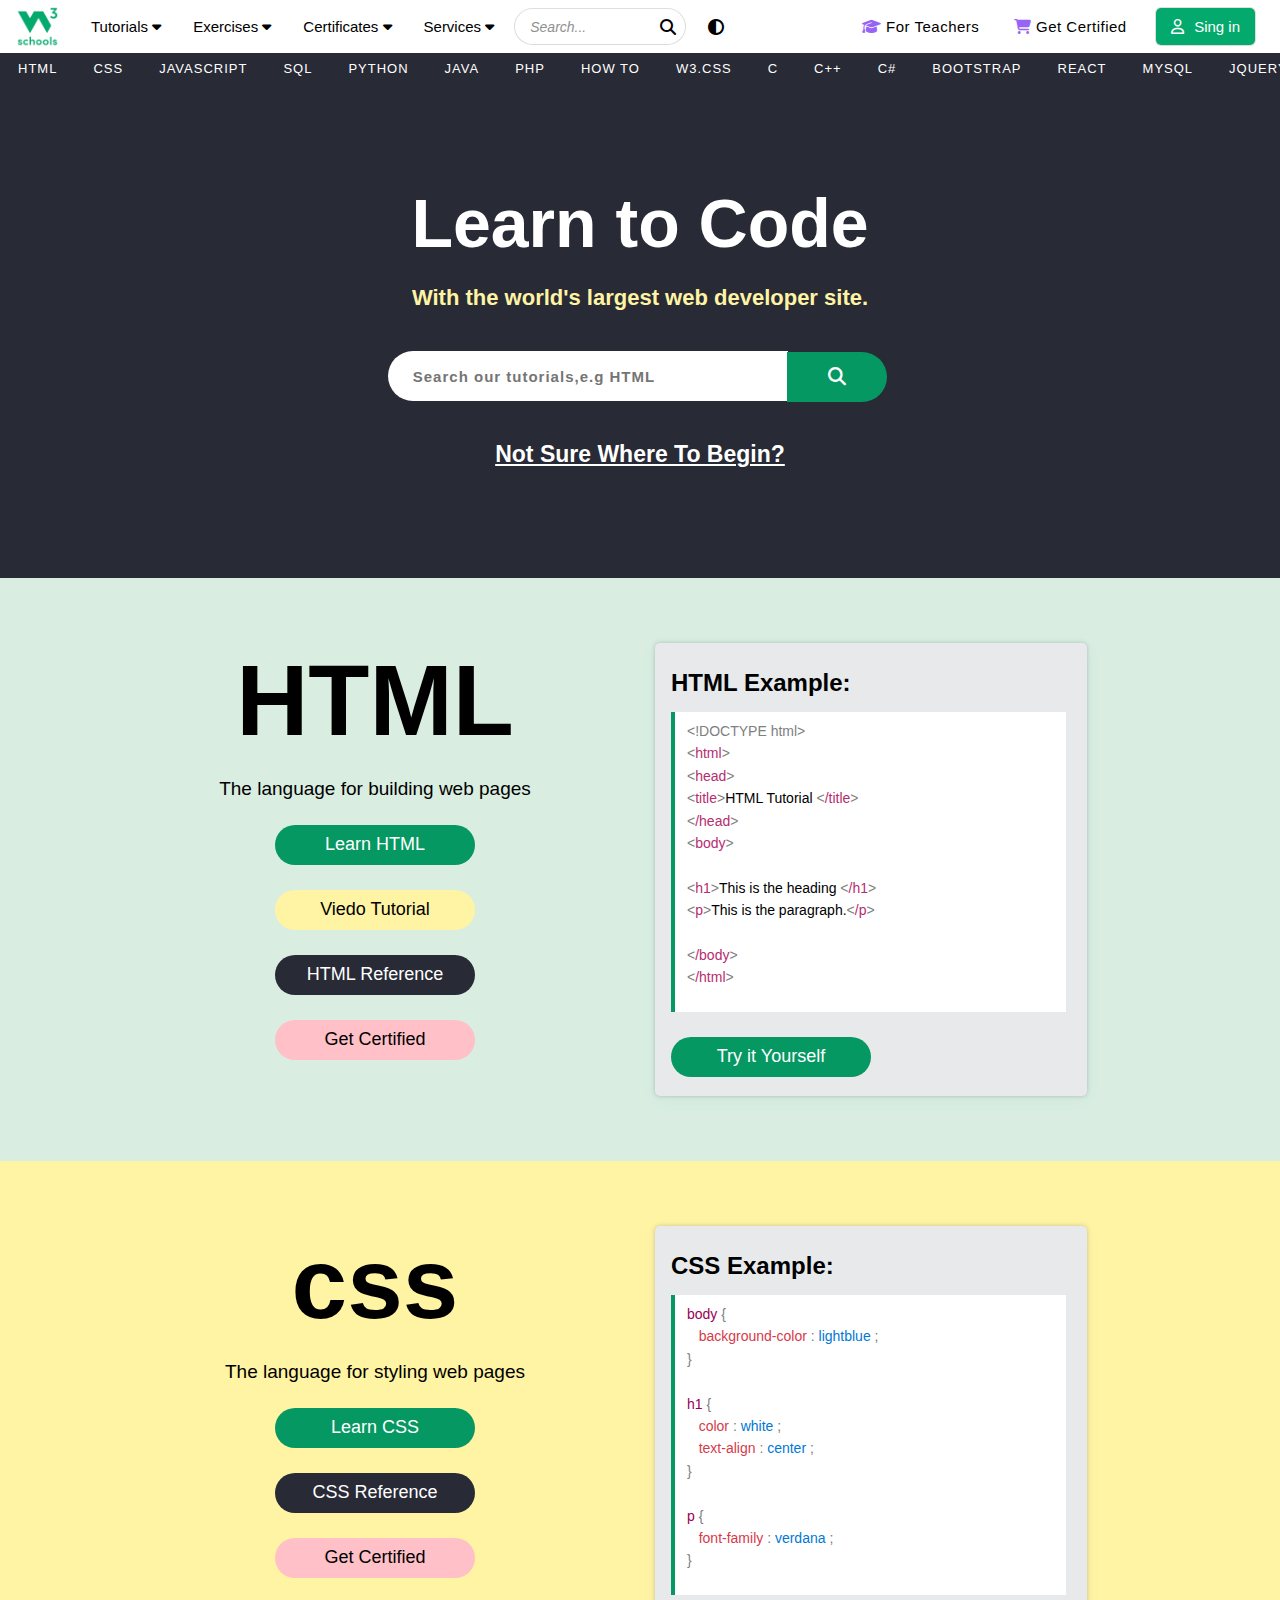
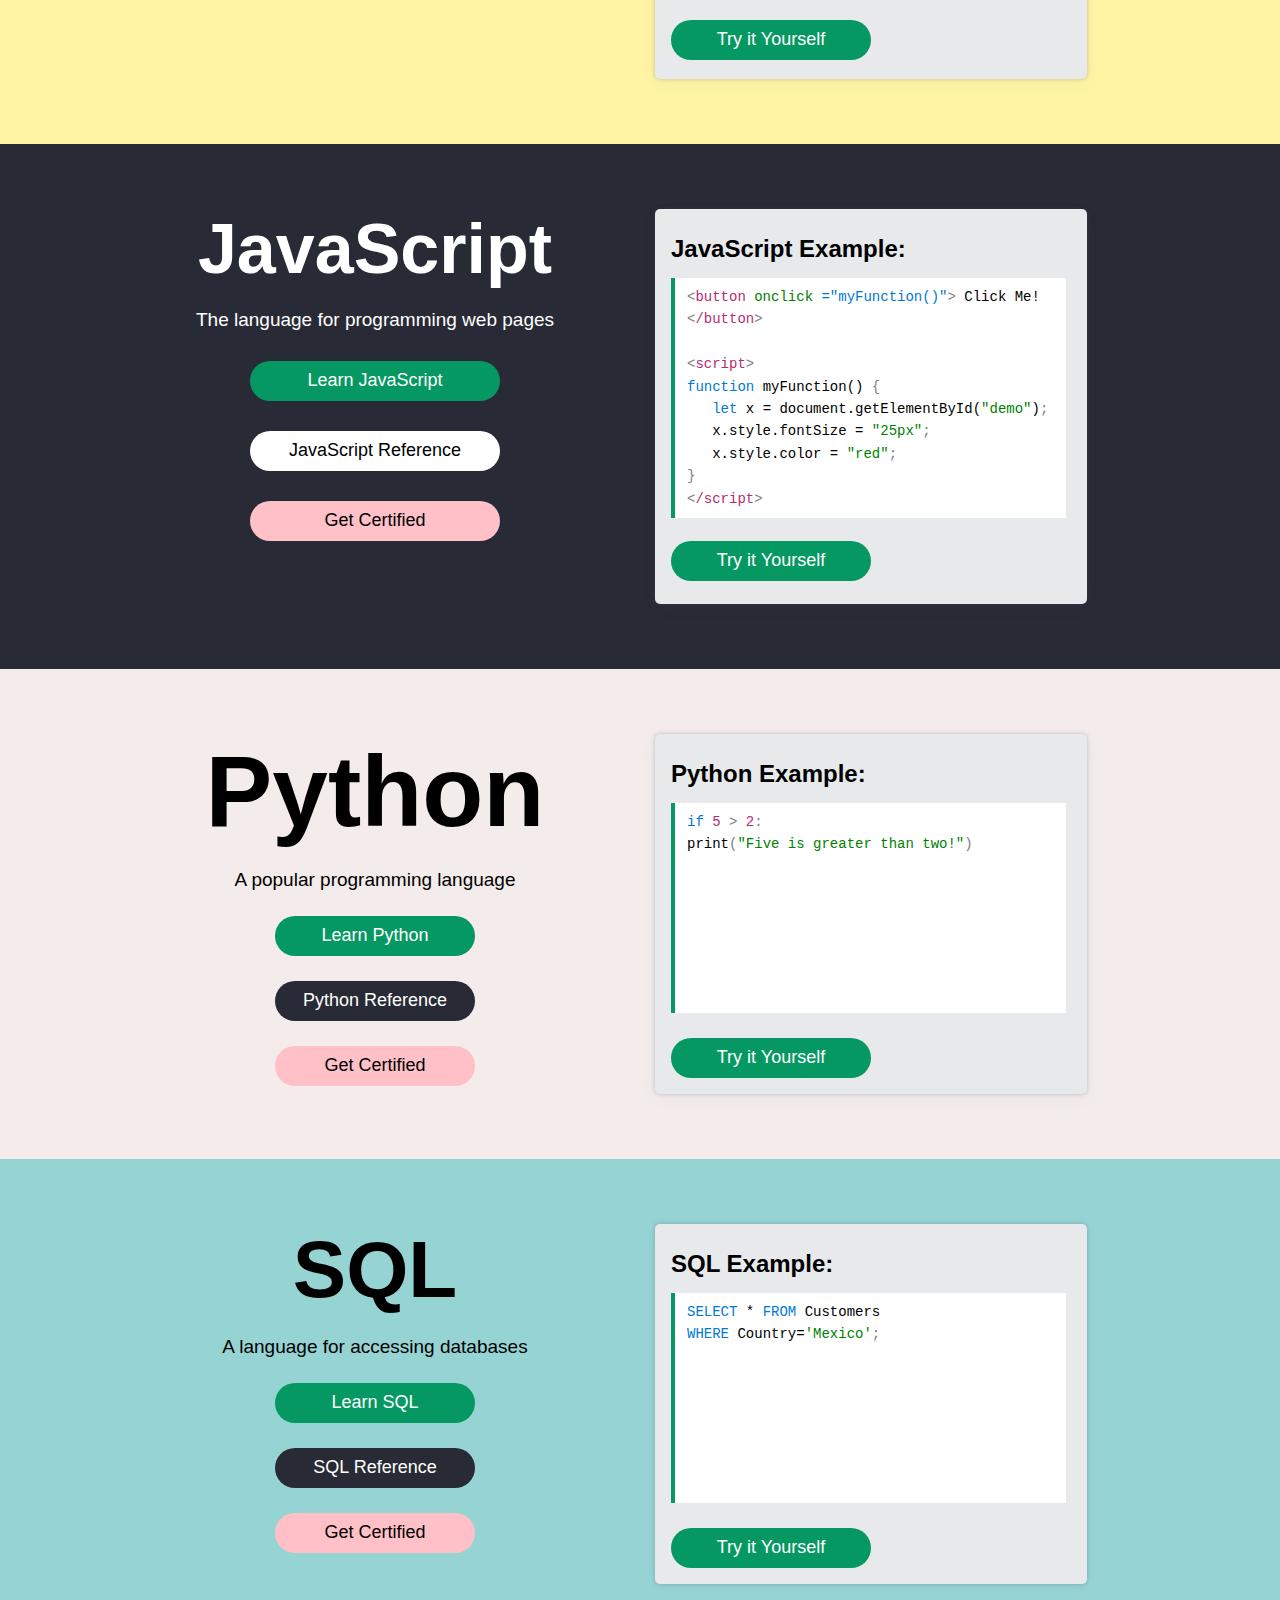
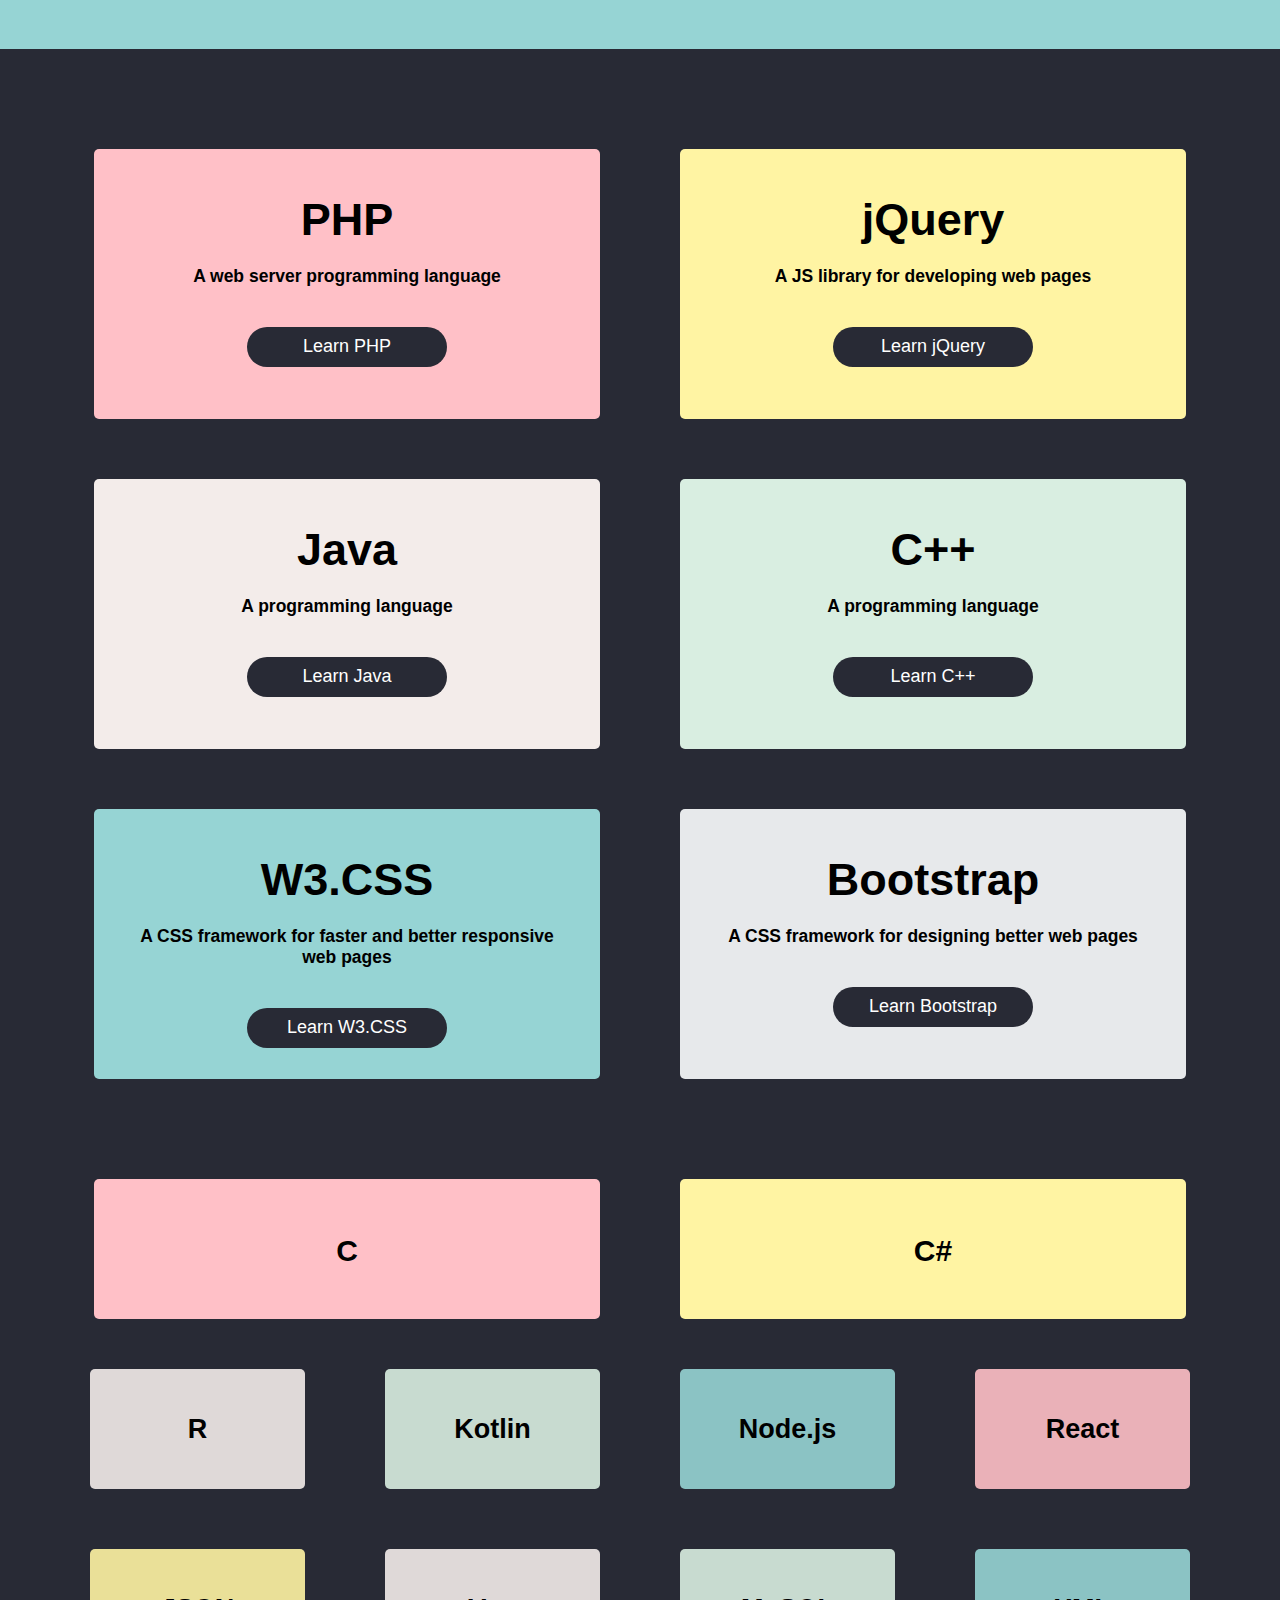
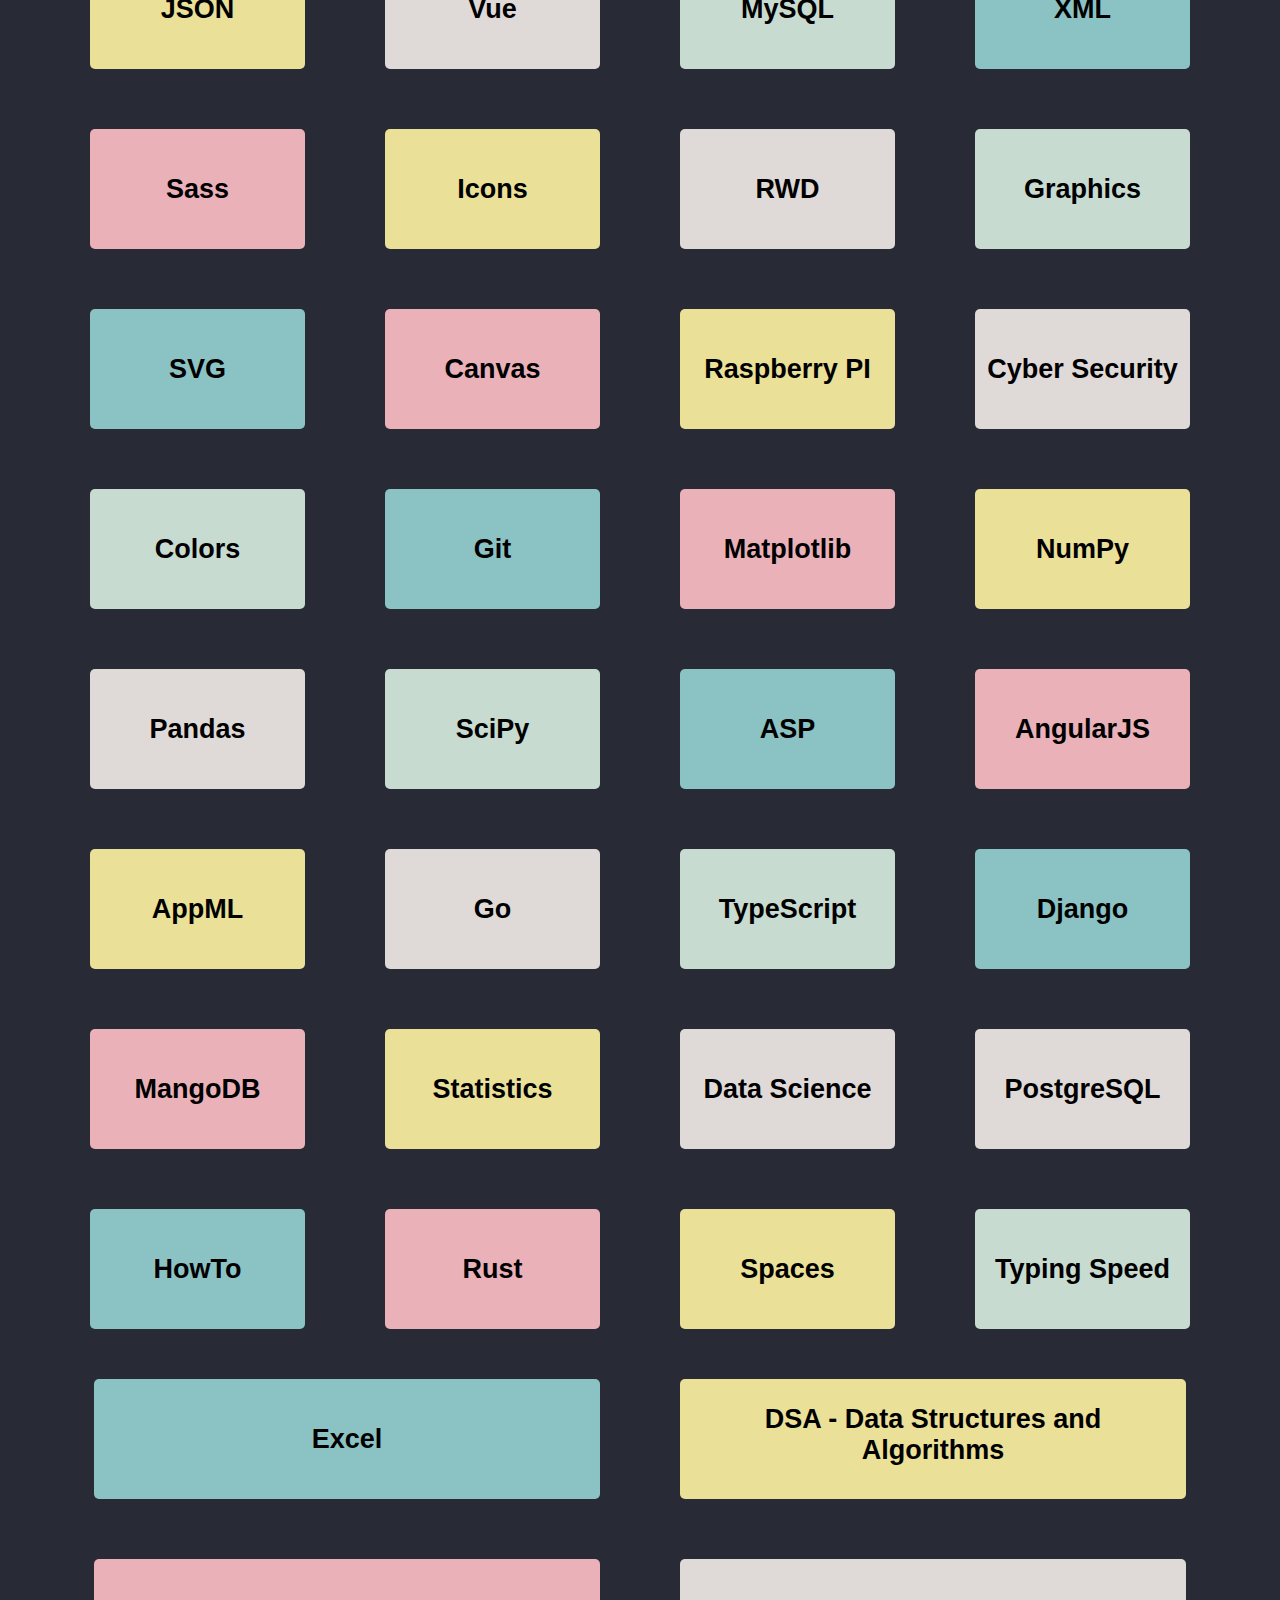
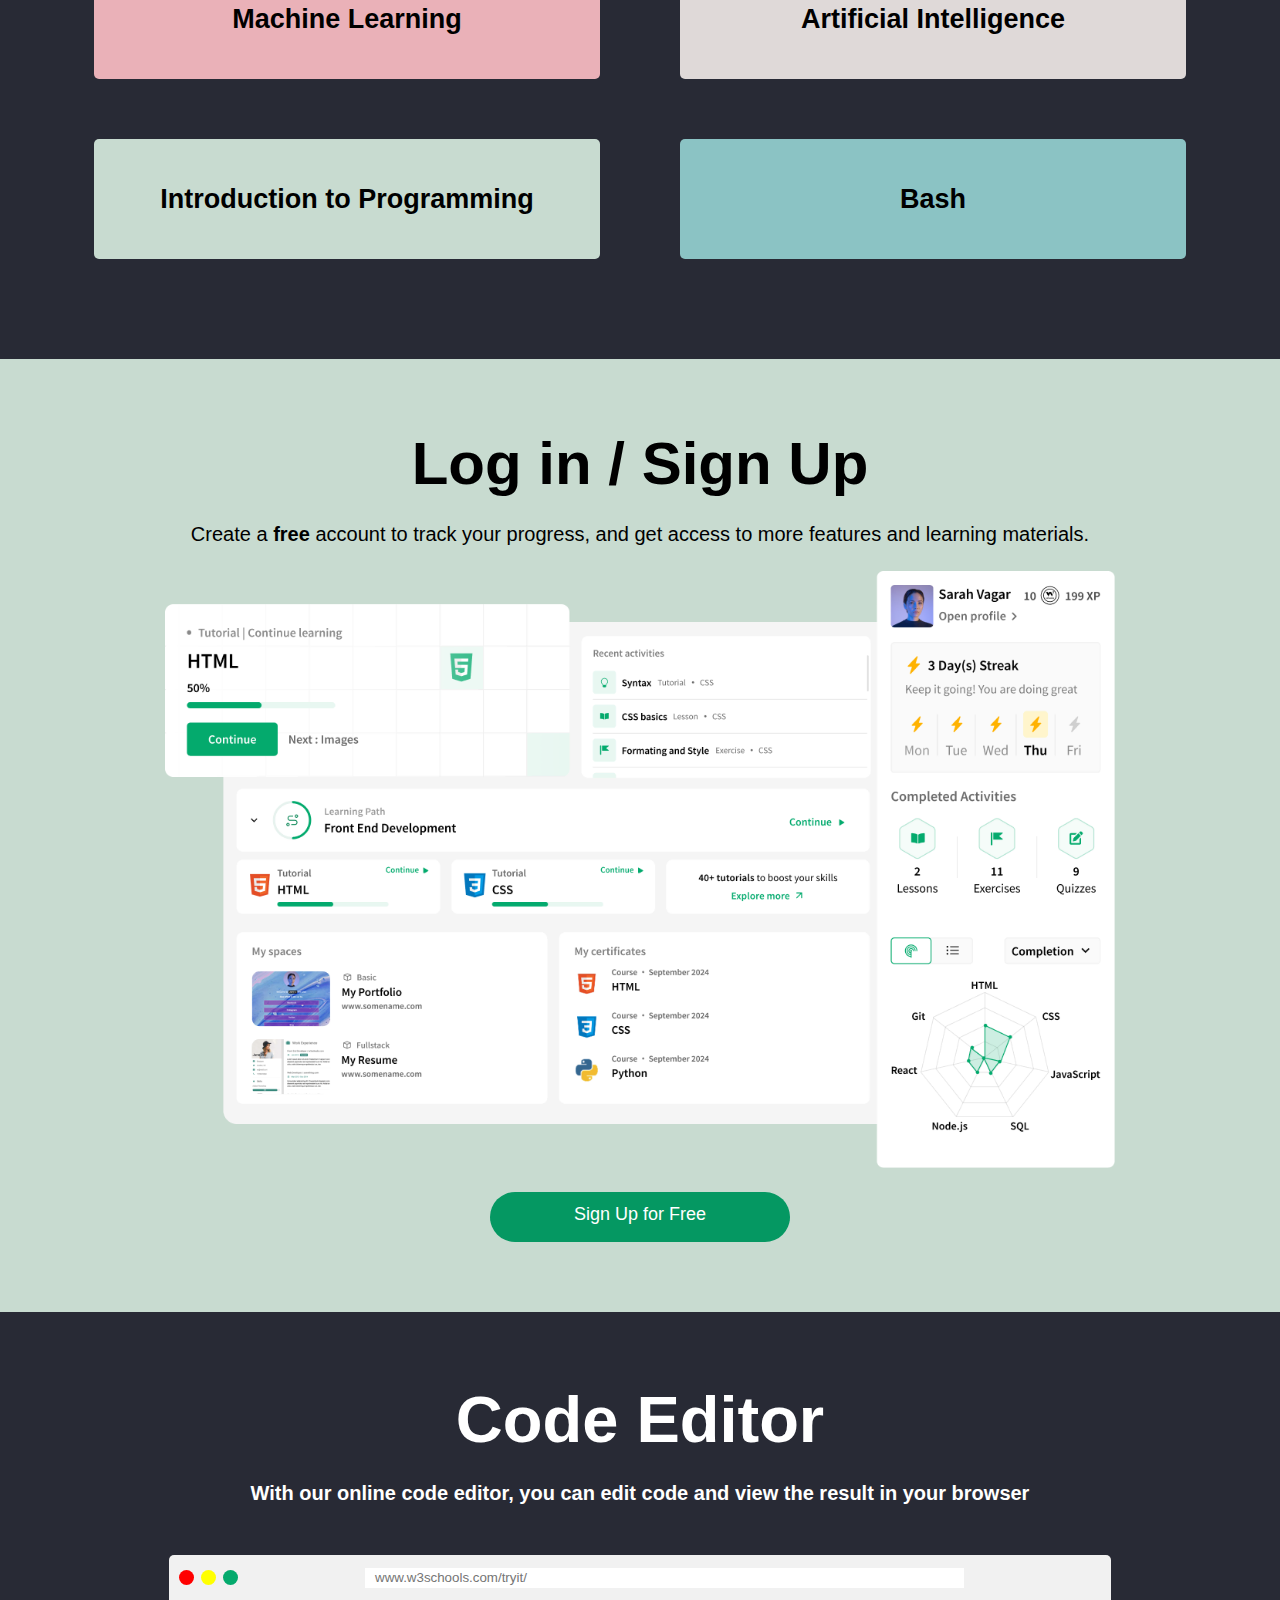
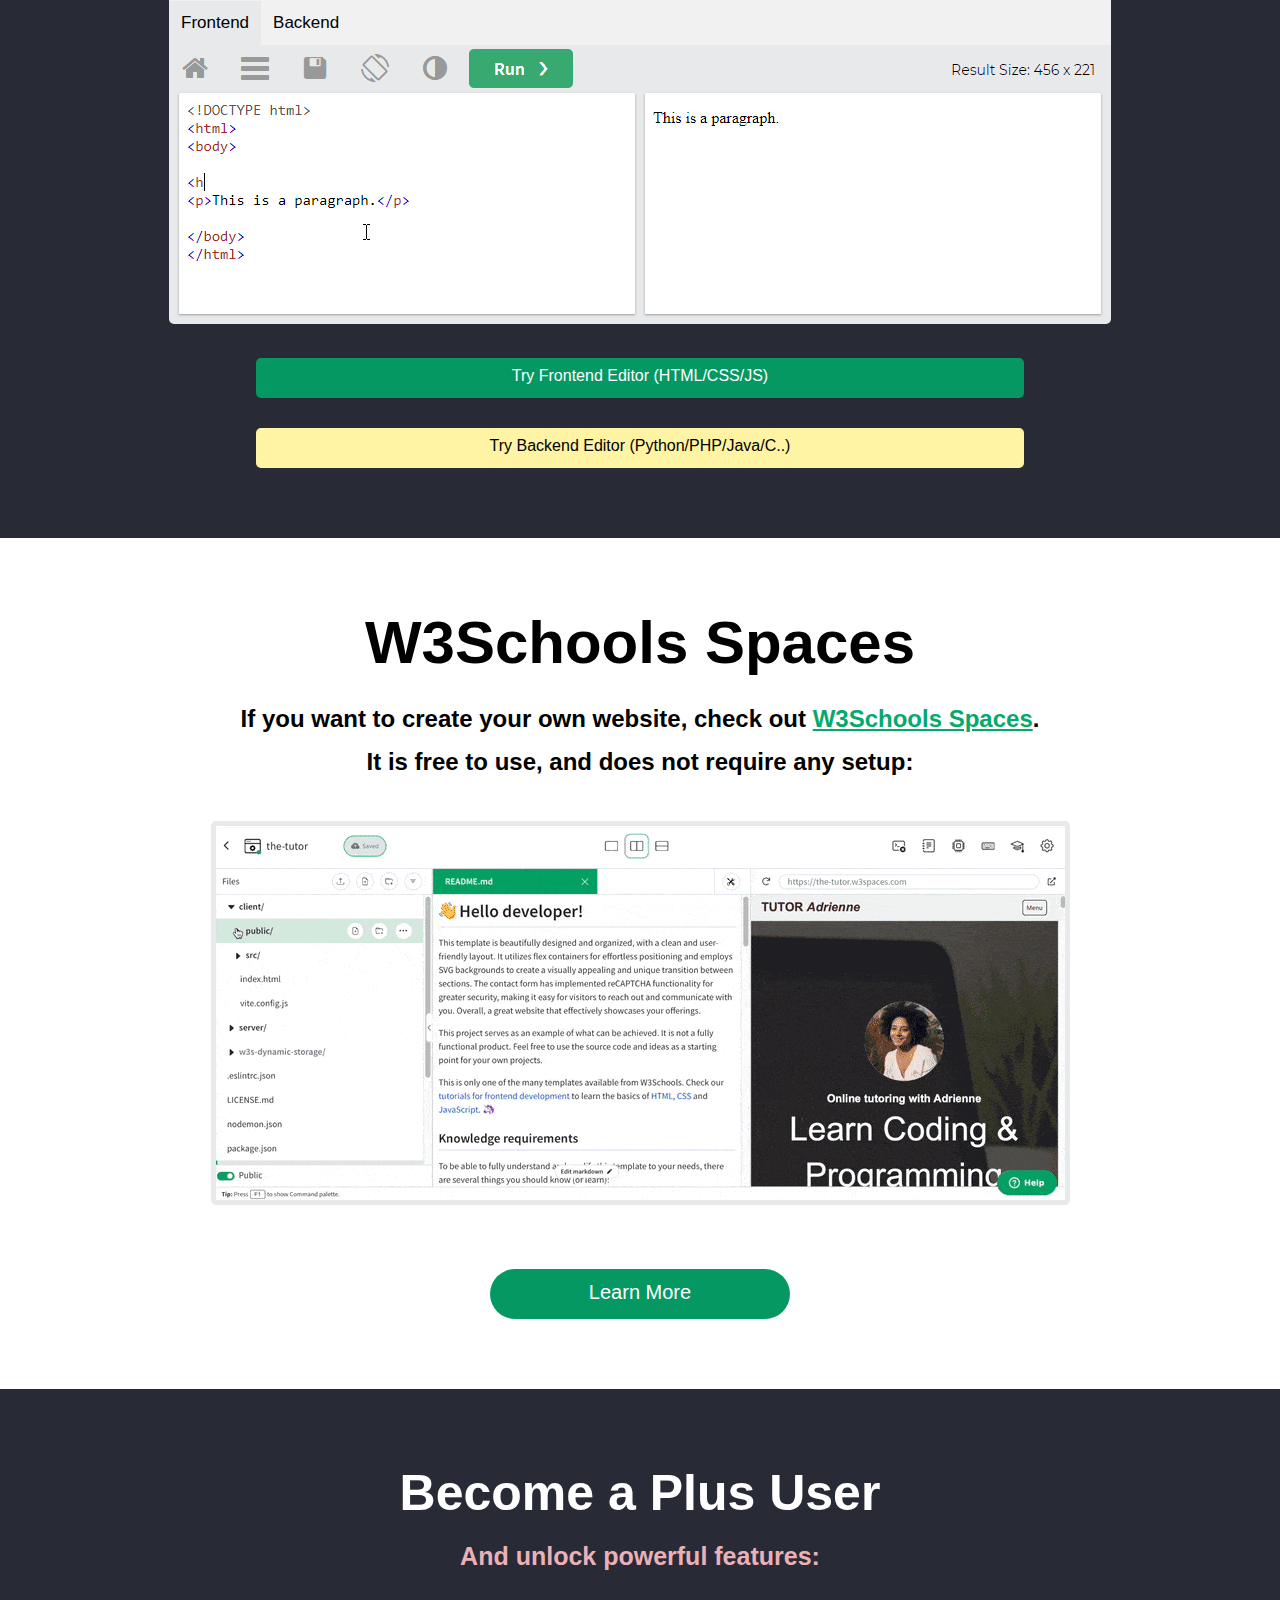
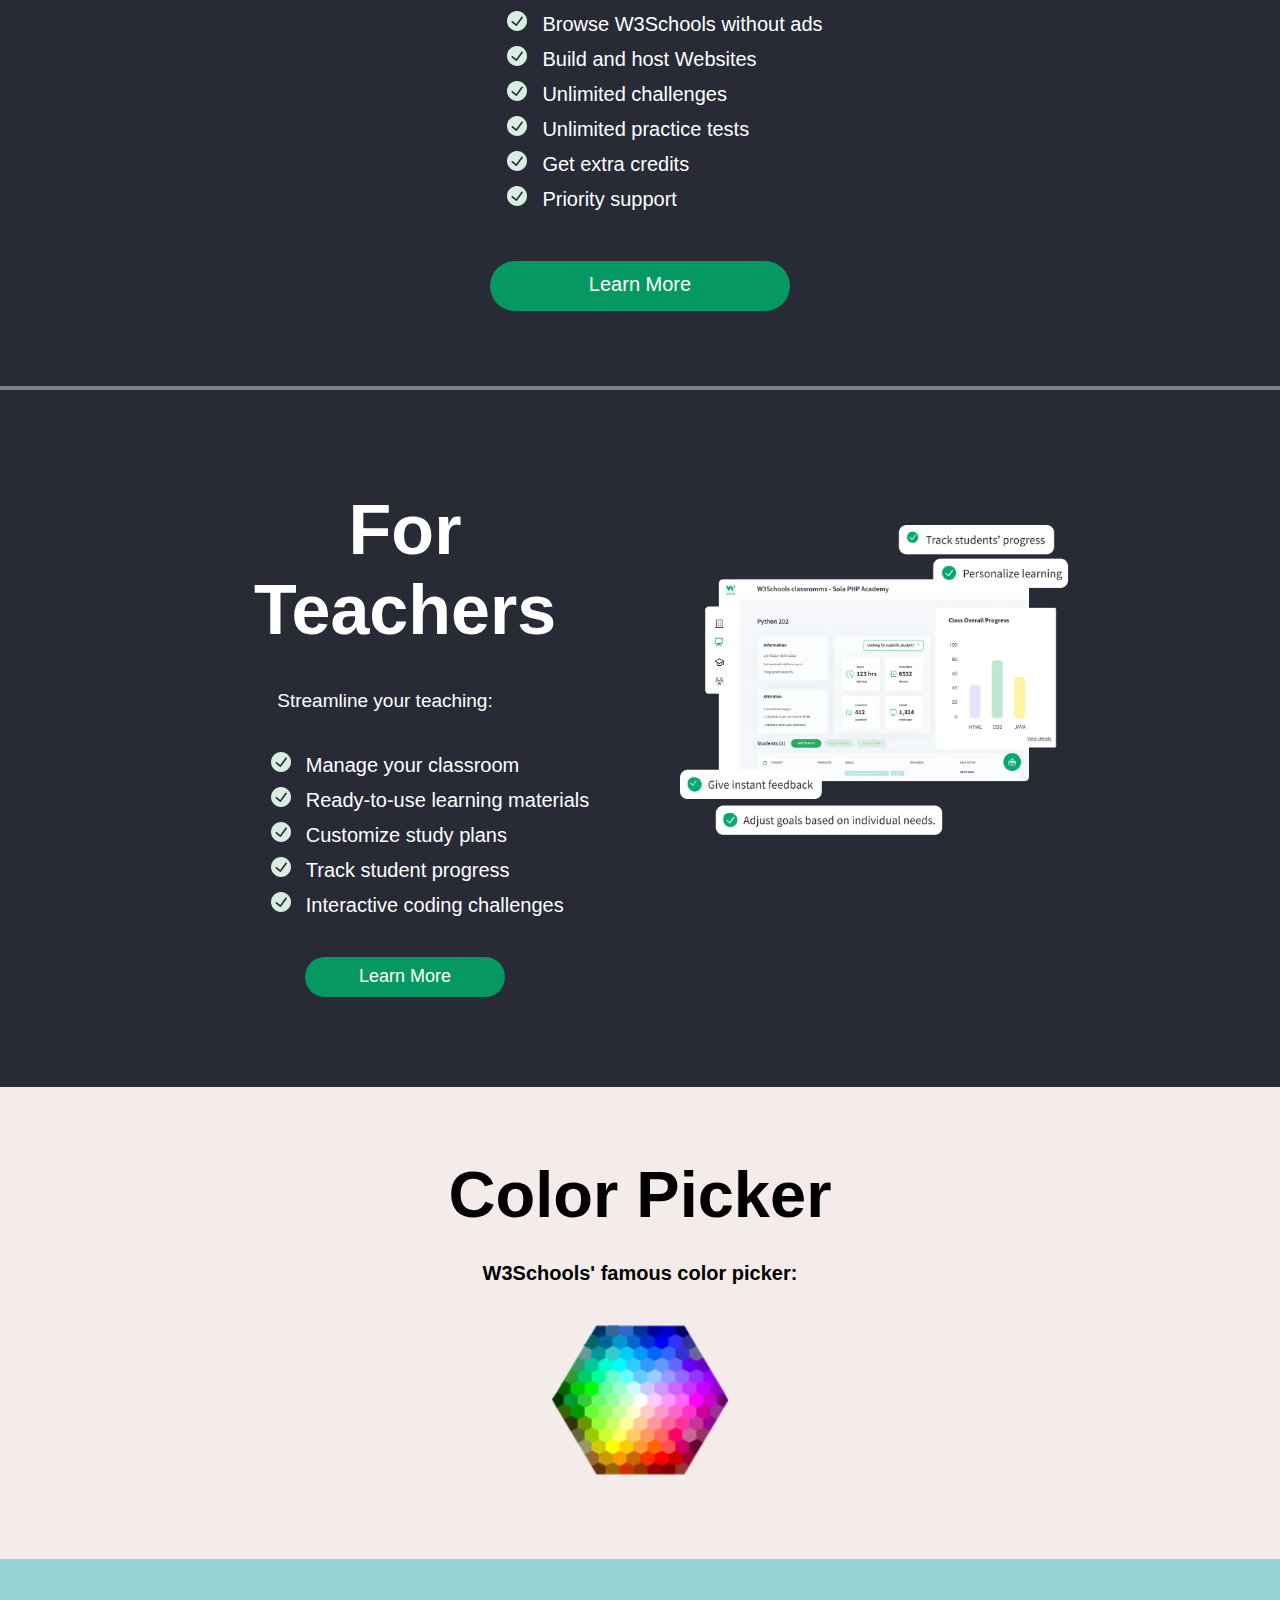
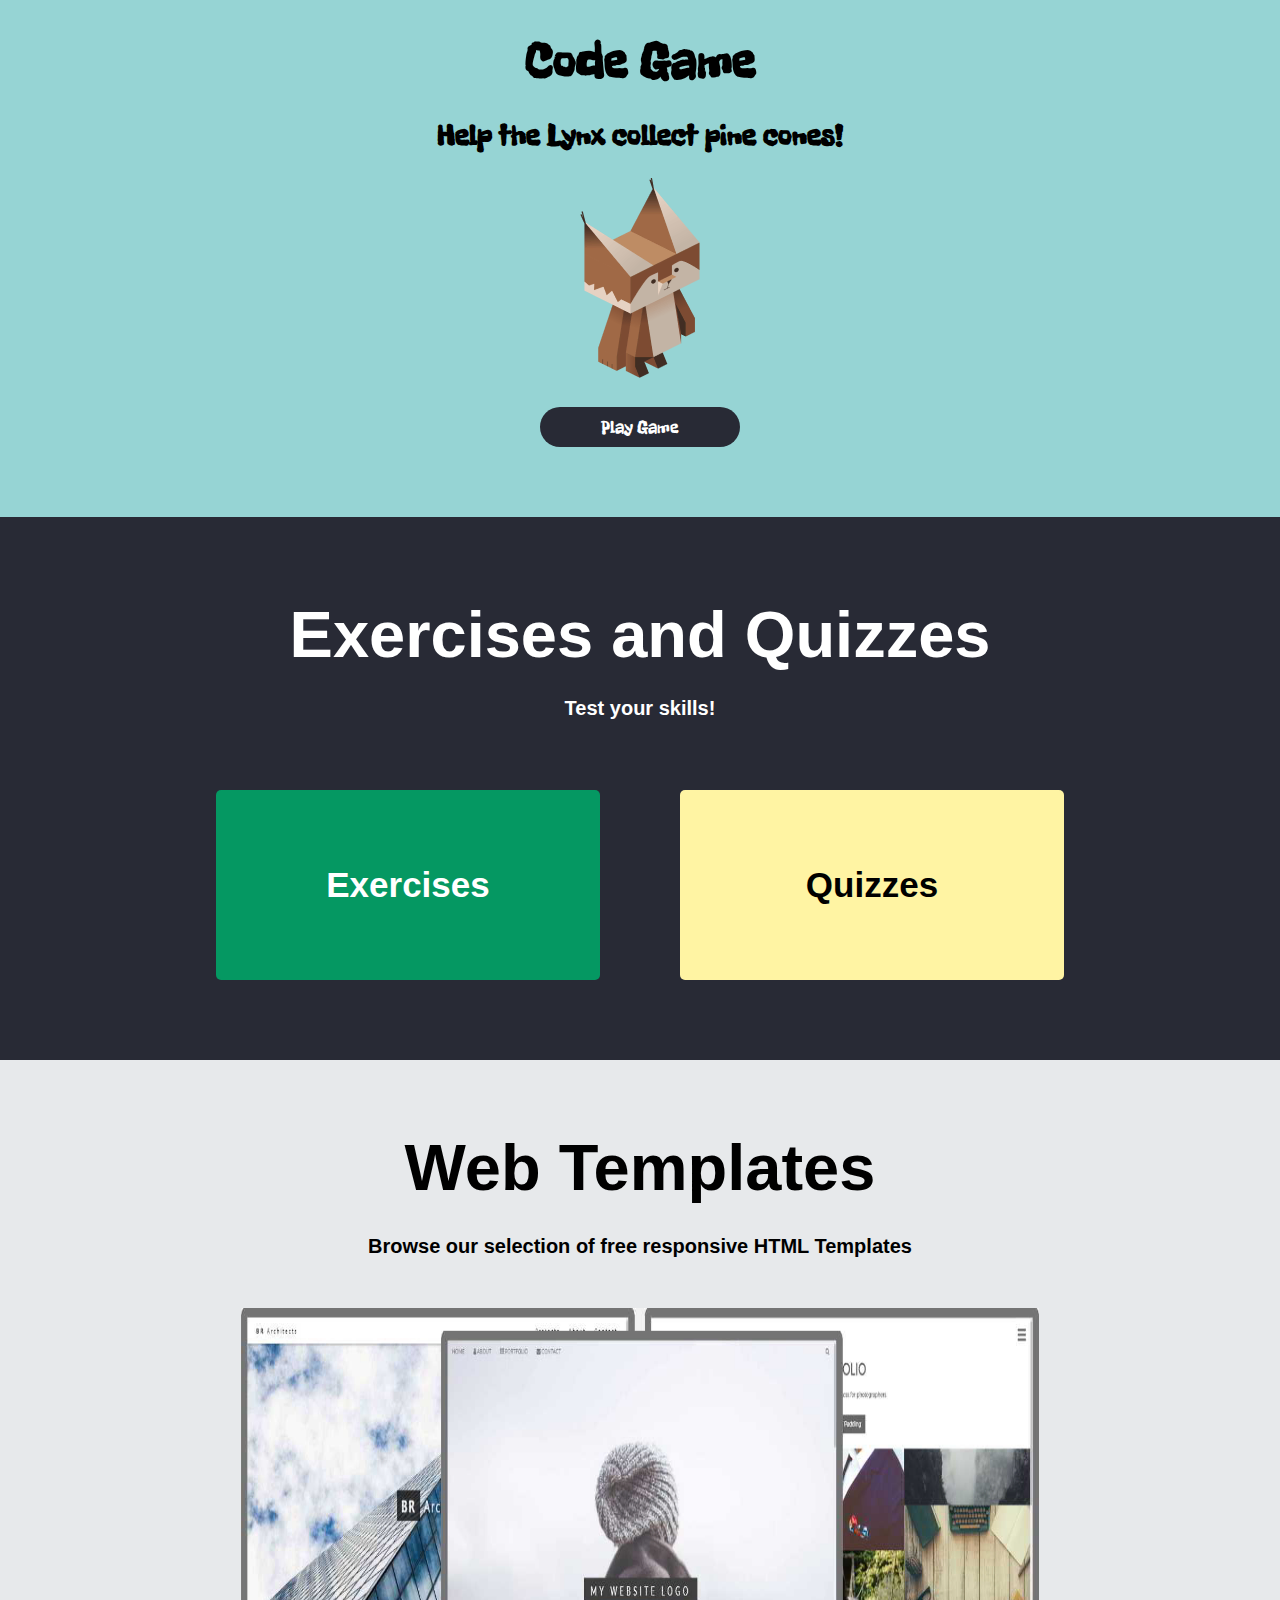
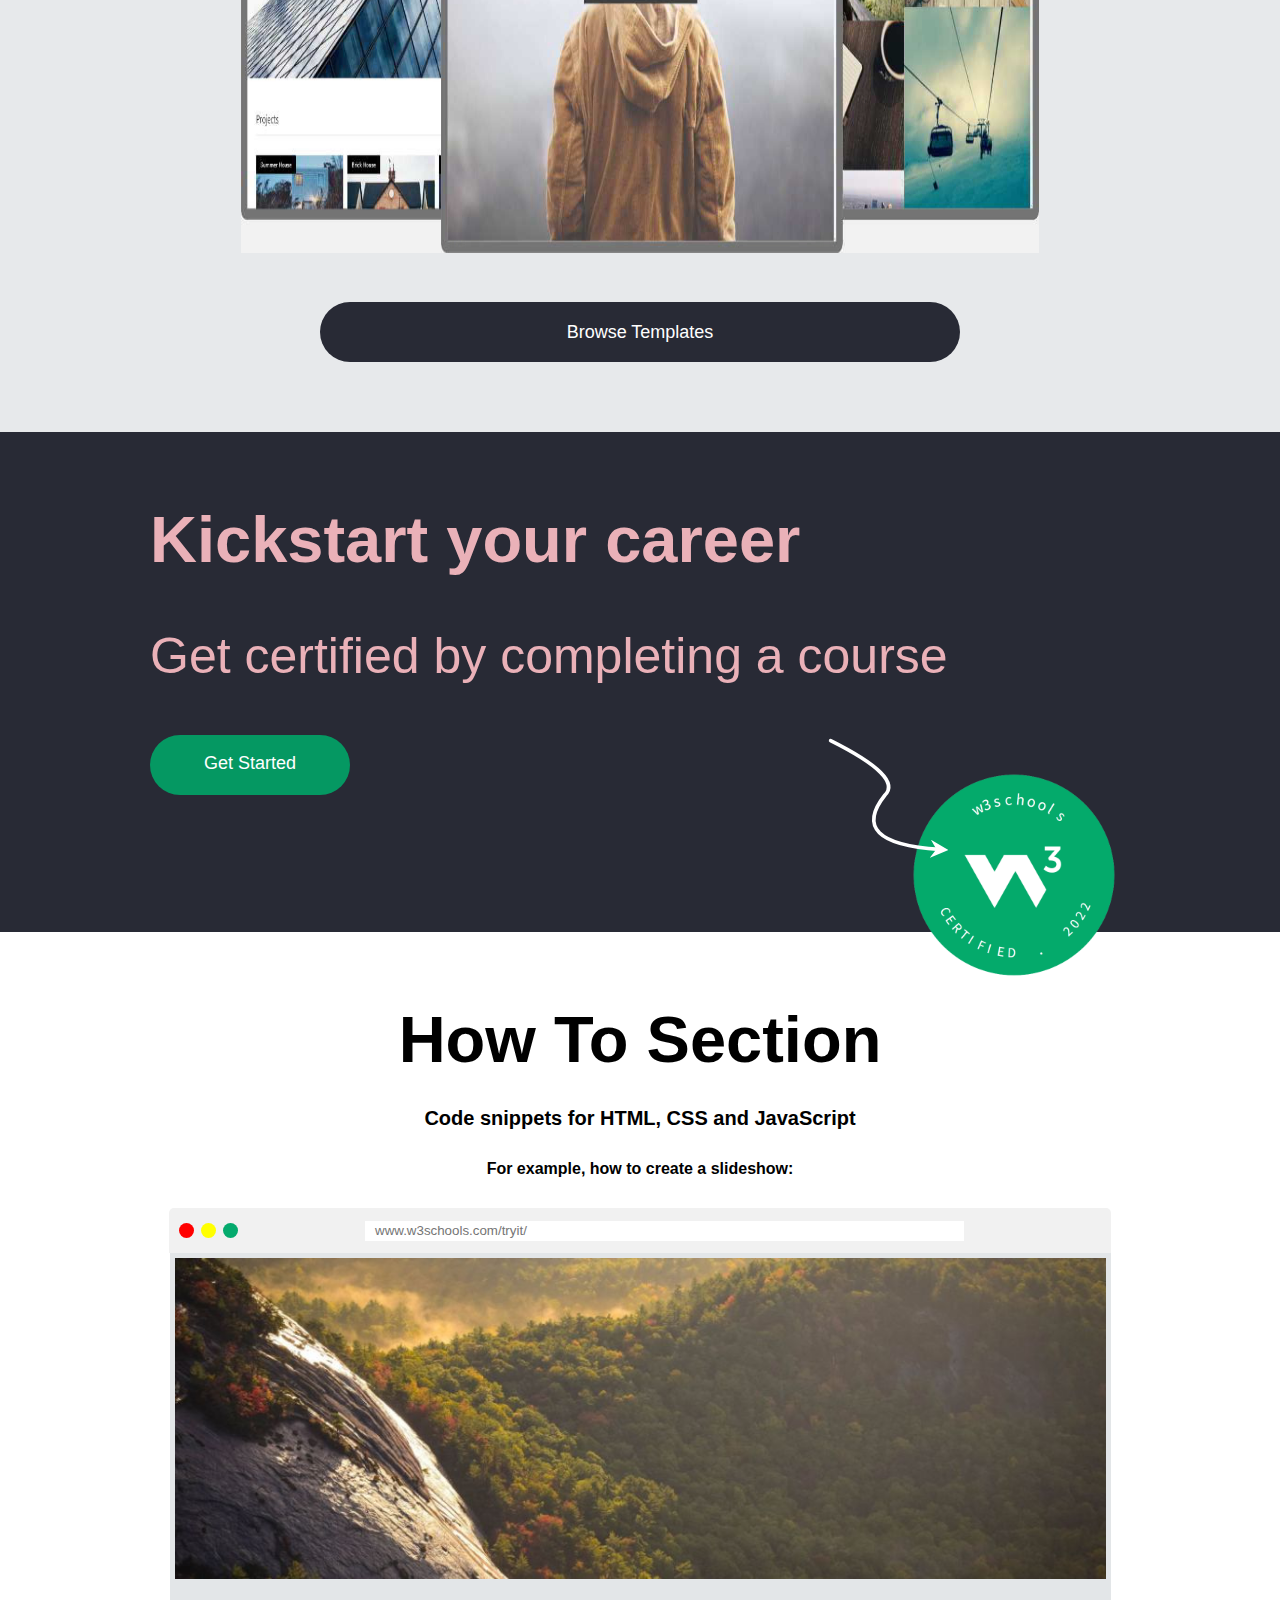
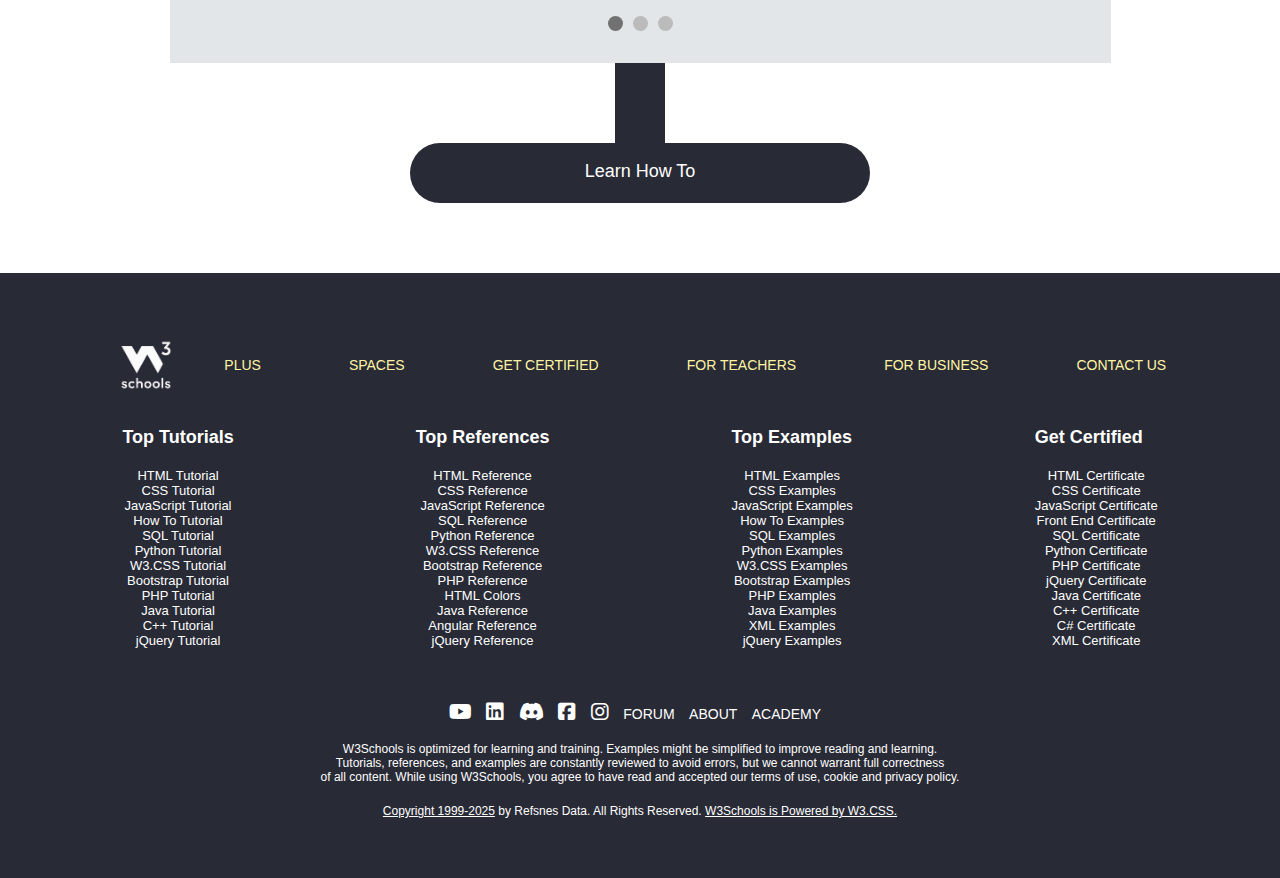
<file: W3School.html>
<!DOCTYPE html>
<html>
    <head>
        <title>W3Schools Online Web Tutorial</title>
        <link rel="icon" href="images/w3_top.png">
        <link rel="stylesheet" href="./W3School.css">
        <link rel="stylesheet" href="https://cdnjs.cloudflare.com/ajax/libs/font-awesome/6.7.2/css/all.min.css">  
        <link href="https://fonts.googleapis.com/css2?family=Freckle+Face&display=swap" rel="stylesheet">   
        <meta name="viewport" content="width=device-width, initial-scale=1.0">
    </head>
    <body>
    
<!-- Nav Bar -->

        <div class="nav_bar">
            <header>
                <nav class="nav1">
                    <img src="./images/W3 logo.png" alt="This is the image of W3School">
                    <label for="tick1" class="mq7">Tutorials <i class="fa-solid fa-caret-down"></i></label>
                    <label for="tick2" class="mq7">Exercises <i class="fa-solid fa-caret-down"></i></label>
                    <label for="tick3" class="mq5">Certificates <i class="fa-solid fa-caret-down"></i></label>
                    <label for="tick4" class="mq7">Services <i class="fa-solid fa-caret-down"></i></label>
                    <label for="tick5" class="mq8">Menu <i class="fa-solid fa-caret-down"></i></label>
                    <input type="search" placeholder="Search..." class="mq6"> 
                    <i class="fa-solid fa-magnifying-glass id1"></i> 
                    <i class="fa-solid fa-circle-half-stroke id2"></i>  
                </nav>
                
                <nav class="nav2">
                    <a class="mq1"><i class="fa-solid fa-star"></i> Plus</a>
                    <a class="mq2"><i class="fa-solid fa-code"></i> Spaces</a>
                    <a class="mq3"><i class="fa-solid fa-graduation-cap"></i> For Teachers</a>
                    <a class="mq4"><i class="fa-solid fa-cart-shopping"></i> Get Certified</a>
                    <label for="tick6" id="button1"><i class="fa-regular fa-user mq9"></i>Sing in</label>
                </nav>
            </header>
            <div class="nav_bar1">
                <a href="./W3html.html">HTML</a>
                <a href="./W3css.html">CSS</a>
                <a href="./W3Js.html">JAVASCRIPT</a>
                <a href="#">SQL</a>
                <a href="#">PYTHON</a>
                <a href="#">JAVA</a>
                <a href="#">PHP</a>
                <a href="#">HOW TO</a>
                <a href="#">W3.CSS</a>
                <a href="#">C</a>
                <a href="#">C++</a>
                <a href="#">C#</a>
                <a href="#">BOOTSTRAP</a>
                <a href="#">REACT</a>
                <a href="#">MYSQL</a>
                <a href="#">JQUERY</a>
                <a href="#">EXCEL</a>
                <a href="#">XML</a>
                <a href="#">DJANGO</a>
                <a href="#">NUMPY</a>
                <a href="#">PANDAS</a>
                <a href="#">NODEJS</a>
                <a href="#">DSA</a>
                <a href="#">TYPESCRIPT</a>
                <a href="#">ANGULAR</a>
                <a href="#">GIT</a>
                <a href="#">POSTGRESQL</a>
                <a href="#">MANGODB</a>
                <a href="#">ASP</a>
                <a href="#">AI</a>
                <a href="#">R</a>
                <a href="#">GO</a>
                <a href="#">KOTLIN</a>
                <a href="#">SASS</a>
                <a href="#">VUE</a>
                <a href="#">GEN AL</a>
                <a href="#">ASP</a>
                <a href="#">SCIPY</a>
                <a href="#">CYBER SECURITY</a>
                <a href="#">DATA SCIENCE</a>
                <a href="#">INTRO TO PROGRAM</a>
            </div>
        </div>  

<!-- checkbox for turorial -->
        <input type="checkbox" id="tick1">
        
<!-- Tutorials -->
        <div class="nav_tutorial">
            <label for="tick1"><i class="fa-solid fa-xmark close"></i></label>
            <div class="top">
                <h2>Tutorials</h2>
                <input type="text" placeholder="Filter...">
                <i class="fa-solid fa-xmark"></i>
            </div>

            <div class="nav_con">
                <div class="box box1">
                    <div class="h_c">
                        <h2>HTML and CSS</h2>
                        <a href="#" class="a_first anc"><span>Learn</span> HTML</a>
                        <a href="#" class="anc1">Tutorial</a>
                        <a href="#"class="anc1">Refernce</a> 
                        <br>

                        <a href="#" class="anc"><span>Learn</span> CSS</a>
                        <a href="#" class="anc1">Tutorial</a>
                        <a href="#"class="anc1">Refernce</a> 
                        <br>

                        <a href="#" class="anc"><span>Learn</span> RWD</a>
                        <a href="#" class="anc1">Tutorial</a>
                        <br>

                        <a href="#" class="anc"><span>Learn</span> Bootstrap</a>
                        <a href="#" class="anc1">Overview</a>
                        <br>

                        <a href="#" class="anc"><span>Learn</span> W3.CSS</a>
                        <a href="#" class="anc1">Tutorial</a>
                        <a href="#"class="anc1">Refernce</a> 
                        <br>

                        <a href="#" class="anc"><span>Learn</span> Sass</a>
                        <a href="#" class="anc1">Tutorial</a>
                        <a href="#"class="anc1">Refernce</a> 
                        <br>

                        <a href="#" class="anc"><span>Learn</span> Colors</a>
                        <a href="#" class="anc1">Tutorial</a>
                        <a href="#"class="anc1">Refernce</a> 
                        <br>

                        <a href="#" class="anc"><span>Learn</span> Icons</a>
                        <a href="#" class="anc1">Tutorial</a>
                        <a href="#"class="anc1">Refernce</a> 
                        <br>

                        <a href="#" class="anc"><span>Learn</span> Svg</a>
                        <a href="#" class="anc1">Tutorial</a>
                        <a href="#"class="anc1">Refernce</a> 
                        <br>

                        <a href="#" class="anc"><span>Learn</span> Canvas</a>
                        <a href="#" class="anc1">Tutorial</a>
                        <a href="#"class="anc1">Refernce</a> 
                        <br>

                        <a href="#" class="anc"><span>Learn</span> Graphics</a>
                        <a href="#" class="anc1">Tutorial</a>
                        <a href="#"class="anc1">Refernce</a> 
                        <br>

                        <a href="#" class="anc"><span>Learn</span> Character Sets</a>
                        <a href="#" class="anc1">Tutorial</a>
                        <a href="#"class="anc1">Refernce</a> 
                        <br>

                        <a href="#" class="anc"><span>Learn</span> How To</a>
                        <a href="#" class="anc1">Tutorial</a>
                        <a href="#"class="anc1">Refernce</a> 
                        <br>
                    </div>

                    <div class="da">
                        <h2 class="mid">Data Analyst </h2>
                        <a href="#" class="anc"><span>Learn</span> AI</a>
                        <a href="#" class="anc1">Tutorial</a>
                        <br>

                        <a href="#" class="anc"><span>Learn</span> GEnerative AI</a>
                        <a href="#" class="anc1">Tutorial</a>
                        <a href="#"class="anc1">Refernce</a> 
                        <br>

                        <a href="#" class="anc"><span>Learn</span> ChatGPT-3.5</a>
                        <a href="#" class="anc1">Tutorial</a>
                        <br>

                        <a href="#" class="anc"><span>Learn</span> ChatGPT-4</a>
                        <a href="#" class="anc1">Tutorial</a>
                        <br>

                        <a href="#" class="anc"><span>Learn</span> Google Bard</a>
                        <a href="#" class="anc1">Tutorial</a>
                        <br>

                        <a href="#" class="anc"><span>Learn</span> Machine Learning</a>
                        <a href="#" class="anc1">Tutorial</a>
                        <br>

                        <a href="#" class="anc"><span>Learn</span> DSA</a>
                        <a href="#" class="anc1">Tutorial</a>
                        <br>

                        <a href="#" class="anc"><span>Learn</span> Data Science</a>
                        <a href="#" class="anc1">Tutorial</a>
                        <br>

                        <a href="#" class="anc"><span>Learn</span> NumPy</a>
                        <a href="#" class="anc1">Tutorial</a>
                        <br>

                        <a href="#" class="anc"><span>Learn</span> Pandas</a>
                        <a href="#" class="anc1">Tutorial</a>
                        <br>

                        <a href="#" class="anc"><span>Learn</span> SciPy</a>
                        <a href="#" class="anc1">Tutorial</a>
                        <br>

                        <a href="#" class="anc"><span>Learn</span> Matplotlib</a>
                        <a href="#" class="anc1">Tutorial</a>
                        <br>

                        <a href="#" class="anc"><span>Learn</span> Statistics</a>
                        <a href="#" class="anc1">Tutorial</a>
                        <br>

                        <a href="#" class="anc"><span>Learn</span> Excel</a>
                        <a href="#" class="anc1">Tutorial</a>
                        <br>

                        <a href="#" class="anc"><span>Learn</span> Google Sheets</a>
                        <a href="#" class="anc1">Tutorial</a>
                        <br>
                    </div>

                    <div class="wb">
                        <h2 class="mid">Web Building</h2>
                        <a href="#" class="anc">Create a Website</a>
                        <a href="#" class="anc">Create a Server</a>
                        <a href="#" class="anc">Where To Start</a>
                        <a href="#" class="anc">Web Templates</a>
                        <a href="#" class="anc">Web Statistics</a>
                        <a href="#" class="anc">Web Certificates</a>
                        <a href="#" class="anc">Web Development</a>
                        <a href="#" class="anc">Introduction to Programming</a>
                        <a href="#" class="anc">Code Editor</a>
                        <a href="#" class="anc">Test your Typing Speed</a>
                        <a href="#" class="anc">Pkay a Code Game</a>
                        <a href="#" class="anc">Cyber Security</a>
                        <a href="#" class="anc">Accessibility</a>
                        <a href="#" class="anc">Join our Newsletter</a>                
                    </div>
                </div>
                    
                <div class="box box2">
                    <div class="js">
                        <h2>JavaScript</h2>
                        <a href="#" class="a_first anc"><span>Learn</span> JavaScript</a>
                        <a href="#" class="anc1">Tutorial</a>
                        <a href="#"class="anc1">Refernce</a> 
                        <br>

                        <a href="#" class="a_first anc"><span>Learn</span> React</a>
                        <a href="#" class="anc1">Tutorial</a>
                        <br>

                        <a href="#" class="a_first anc"><span>Learn</span> jQuery</a>
                        <a href="#" class="anc1">Tutorial</a>
                        <a href="#"class="anc1">Refernce</a> 
                        <br>

                        <a href="#" class="a_first anc"><span>Learn</span> Vue</a>
                        <a href="#" class="anc1">Tutorial</a>
                        <a href="#"class="anc1">Refernce</a> 
                        <br>

                        <a href="#" class="a_first anc"><span>Learn</span> AngularJS</a>
                        <a href="#" class="anc1">Tutorial</a>
                        <a href="#"class="anc1">Refernce</a> 
                        <br>

                        <a href="#" class="a_first anc"><span>Learn</span> JSON</a>
                        <a href="#" class="anc1">Tutorial</a>
                        <a href="#"class="anc1">Refernce</a> 
                        <br>

                        <a href="#" class="a_first anc"><span>Learn</span> AJAX</a>
                        <a href="#" class="anc1">Tutorial</a>
                        <br>

                        <a href="#" class="a_first anc"><span>Learn</span> AppML</a>
                        <a href="#" class="anc1">Tutorial</a>
                        <a href="#"class="anc1">Refernce</a> 
                        <br>

                        <a href="#" class="a_first anc"><span>Learn</span> W3.JS</a>
                        <a href="#" class="anc1">Tutorial</a>
                        <a href="#"class="anc1">Refernce</a> 
                        <br>

                        <a href="#" class="a_first anc"><span>Learn</span> React</a>
                        <a href="#" class="anc1">Tutorial</a>
                        <a href="#"class="anc1">Refernce</a> 
                        <br>
                    </div>
                    
                    <div class="wb">
                        <h2 class="mid">Web Building</h2>
                        <a href="#" class="anc">Create a Website</a>
                        <a href="#" class="anc">Create a Server</a>
                        <a href="#" class="anc">Where To Start</a>
                        <a href="#" class="anc">Web Templates</a>
                        <a href="#" class="anc">Web Statistics</a>
                        <a href="#" class="anc">Web Certificates</a>
                        <a href="#" class="anc">Web Development</a>
                        <a href="#" class="anc">Introduction to Programming</a>
                        <a href="#" class="anc">Code Editor</a>
                        <a href="#" class="anc">Test your Typing Speed</a>
                        <a href="#" class="anc">Pkay a Code Game</a>
                        <a href="#" class="anc">Cyber Security</a>
                        <a href="#" class="anc">Accessibility</a>
                        <a href="#" class="anc">Join our Newsletter</a>                
                    </div>

                    <div class="back">
                        <h2>Backend</h2>
                        <a href="#" class="a_first anc"><span>Learn</span> Python</a>
                        <a href="#" class="anc1">Tutorial</a>
                        <a href="#"class="anc1">Refernce</a> 
                        <br>

                        <a href="#" class="a_first anc"><span>Learn</span> SQL</a>
                        <a href="#" class="anc1">Tutorial</a>
                        <a href="#"class="anc1">Refernce</a> 
                        <br>

                        <a href="#" class="a_first anc"><span>Learn</span> MySQL</a>
                        <a href="#" class="anc1">Tutorial</a>
                        <a href="#"class="anc1">Refernce</a> 
                        <br>

                        <a href="#" class="a_first anc"><span>Learn</span> PHP</a>
                        <a href="#" class="anc1">Tutorial</a>
                        <a href="#"class="anc1">Refernce</a> 
                        <br>

                        <a href="#" class="a_first anc"><span>Learn</span> Java</a>
                        <a href="#" class="anc1">Tutorial</a>
                        <a href="#"class="anc1">Refernce</a> 
                        <br>

                        <a href="#" class="a_first anc"><span>Learn</span> C</a>
                        <a href="#" class="anc1">Tutorial</a>
                        <a href="#"class="anc1">Refernce</a> 
                        <br>

                        <a href="#" class="a_first anc"><span>Learn</span> C++</a>
                        <a href="#" class="anc1">Tutorial</a>
                        <a href="#"class="anc1">Refernce</a> 
                        <br>

                        <a href="#" class="a_first anc"><span>Learn</span> C#</a>
                        <a href="#" class="anc1">Tutorial</a>
                        <br>

                        <a href="#" class="a_first anc"><span>Learn</span> R</a>
                        <a href="#" class="anc1">Tutorial</a>
                        <br>

                        <a href="#" class="a_first anc"><span>Learn</span> Kotlin</a>
                        <a href="#" class="anc1">Tutorial</a>
                        <br>

                        <a href="#" class="a_first anc"><span>Learn</span> Rust</a>
                        <a href="#" class="anc1">Tutorial</a>
                        <br>

                        <a href="#" class="a_first anc"><span>Learn</span> Go</a>
                        <a href="#" class="anc1">Tutorial</a>
                        <br>

                        <a href="#" class="a_first anc"><span>Learn</span> Django</a>
                        <a href="#" class="anc1">Tutorial</a>
                        <a href="#"class="anc1">Refernce</a> 
                        <br>

                        <a href="#" class="a_first anc"><span>Learn</span> PostgreSQL</a>
                        <a href="#" class="anc1">Tutorial</a>
                        <br>

                        <a href="#" class="a_first anc"><span>Learn</span> TypeScript</a>
                        <a href="#" class="anc1">Tutorial</a>
                        <br>

                        <a href="#" class="a_first anc"><span>Learn</span> ASP</a>
                        <a href="#" class="anc1">Tutorial</a>
                        <a href="#"class="anc1">Refernce</a> 
                        <br>

                        <a href="#" class="a_first anc"><span>Learn</span> Node.js</a>
                        <a href="#" class="anc1">Tutorial</a>
                        <a href="#"class="anc1">Refernce</a> 
                        <br>

                        <a href="#" class="a_first anc"><span>Learn</span> Raspberry PI</a>
                        <a href="#" class="anc1">Tutorial</a>
                        <br>

                        <a href="#" class="a_first anc"><span>Learn</span> Git</a>
                        <a href="#" class="anc1">Tutorial</a>
                        <br>

                        <a href="#" class="a_first anc"><span>Learn</span> Bash</a>
                        <a href="#" class="anc1">Tutorial</a>
                        <br>

                        <a href="#" class="a_first anc"><span>Learn</span> MongoDB</a>
                        <a href="#" class="anc1">Tutorial</a>
                        <br>

                        <a href="#" class="a_first anc"><span>Learn</span> XML</a>
                        <a href="#" class="anc1">Tutorial</a>
                        <a href="#"class="anc1">Refernce</a> 
                        <br>
                    </div>
                </div>              

                <div class="box box3">
                    <div class="back">
                        <h2>Backend</h2>
                        <a href="#" class="a_first anc"><span>Learn</span> Python</a>
                        <a href="#" class="anc1">Tutorial</a>
                        <a href="#"class="anc1">Refernce</a> 
                        <br>

                        <a href="#" class="a_first anc"><span>Learn</span> SQL</a>
                        <a href="#" class="anc1">Tutorial</a>
                        <a href="#"class="anc1">Refernce</a> 
                        <br>

                        <a href="#" class="a_first anc"><span>Learn</span> MySQL</a>
                        <a href="#" class="anc1">Tutorial</a>
                        <a href="#"class="anc1">Refernce</a> 
                        <br>

                        <a href="#" class="a_first anc"><span>Learn</span> PHP</a>
                        <a href="#" class="anc1">Tutorial</a>
                        <a href="#"class="anc1">Refernce</a> 
                        <br>

                        <a href="#" class="a_first anc"><span>Learn</span> Java</a>
                        <a href="#" class="anc1">Tutorial</a>
                        <a href="#"class="anc1">Refernce</a> 
                        <br>

                        <a href="#" class="a_first anc"><span>Learn</span> C</a>
                        <a href="#" class="anc1">Tutorial</a>
                        <a href="#"class="anc1">Refernce</a> 
                        <br>

                        <a href="#" class="a_first anc"><span>Learn</span> C++</a>
                        <a href="#" class="anc1">Tutorial</a>
                        <a href="#"class="anc1">Refernce</a> 
                        <br>

                        <a href="#" class="a_first anc"><span>Learn</span> C#</a>
                        <a href="#" class="anc1">Tutorial</a>
                        <br>

                        <a href="#" class="a_first anc"><span>Learn</span> R</a>
                        <a href="#" class="anc1">Tutorial</a>
                        <br>

                        <a href="#" class="a_first anc"><span>Learn</span> Kotlin</a>
                        <a href="#" class="anc1">Tutorial</a>
                        <br>

                        <a href="#" class="a_first anc"><span>Learn</span> Rust</a>
                        <a href="#" class="anc1">Tutorial</a>
                        <br>

                        <a href="#" class="a_first anc"><span>Learn</span> Go</a>
                        <a href="#" class="anc1">Tutorial</a>
                        <br>

                        <a href="#" class="a_first anc"><span>Learn</span> Django</a>
                        <a href="#" class="anc1">Tutorial</a>
                        <a href="#"class="anc1">Refernce</a> 
                        <br>

                        <a href="#" class="a_first anc"><span>Learn</span> PostgreSQL</a>
                        <a href="#" class="anc1">Tutorial</a>
                        <br>

                        <a href="#" class="a_first anc"><span>Learn</span> TypeScript</a>
                        <a href="#" class="anc1">Tutorial</a>
                        <br>

                        <a href="#" class="a_first anc"><span>Learn</span> ASP</a>
                        <a href="#" class="anc1">Tutorial</a>
                        <a href="#"class="anc1">Refernce</a> 
                        <br>

                        <a href="#" class="a_first anc"><span>Learn</span> Node.js</a>
                        <a href="#" class="anc1">Tutorial</a>
                        <a href="#"class="anc1">Refernce</a> 
                        <br>

                        <a href="#" class="a_first anc"><span>Learn</span> Raspberry PI</a>
                        <a href="#" class="anc1">Tutorial</a>
                        <br>

                        <a href="#" class="a_first anc"><span>Learn</span> Git</a>
                        <a href="#" class="anc1">Tutorial</a>
                        <br>

                        <a href="#" class="a_first anc"><span>Learn</span> Bash</a>
                        <a href="#" class="anc1">Tutorial</a>
                        <br>

                        <a href="#" class="a_first anc"><span>Learn</span> MongoDB</a>
                        <a href="#" class="anc1">Tutorial</a>
                        <br>

                        <a href="#" class="a_first anc"><span>Learn</span> XML</a>
                        <a href="#" class="anc1">Tutorial</a>
                        <a href="#"class="anc1">Refernce</a> 
                        <br>
                    </div>
                </div>
            </div>
        </div>

<!-- checkbox for Exercise -->
        <input type="checkbox" id="tick2">

<!-- Exercises -->
        <div class="nav_exercise">
            <label for="tick2"><i class="fa-solid fa-xmark close"></i></label>
            <div class="top">
                <h2>Exercises</h2>
                <input type="text" placeholder="Filter...">
                <i class="fa-solid fa-xmark"></i>
            </div>

            <div class="nav_con">
                <div class="box box1">
                    <div class="h_c">
                        <h2>HTML and CSS</h2>
                        <a href="#" class="a_first anc">HTML</a>
                        <a href="#" class="anc1">Exercise</a>
                        <a href="#"class="anc1">Quiz</a> 
                        <br>

                        <a href="#" class="anc">CSS</a>
                        <a href="#" class="anc1">Exercise</a>
                        <a href="#"class="anc1">Quiz</a> 
                        <br>

                        <a href="#" class="anc">Bootstrap 3</a>
                        <a href="#" class="anc1">Exercise</a>
                        <a href="#"class="anc1">Quiz</a> 
                        <br>

                        <a href="#" class="anc">Bootstrap 4</a>
                        <a href="#" class="anc1">Exercise</a>
                        <a href="#"class="anc1">Quiz</a> 
                        <br>

                        <a href="#" class="anc">Bootstrap 5</a>
                        <a href="#" class="anc1">Exercise</a>
                        <a href="#"class="anc1">Quiz</a> 
                        <br>
                    </div>

                    <div class="da">
                        <h2 class="mid">Data Analyst </h2>
                        <a href="#" class="anc">DSA</a>
                        <a href="#" class="anc1">Exercise</a>
                        <a href="#"class="anc1">Quiz</a> 
                        <br>

                        <a href="#" class="anc">NumPy</a>
                        <a href="#" class="anc1">Exercise</a>
                        <a href="#"class="anc1">Quiz</a>  
                        <br>

                        <a href="#" class="anc">Pandas</a>
                        <a href="#" class="anc1">Exercise</a>
                        <a href="#"class="anc1">Quiz</a> 
                        <br>

                        <a href="#" class="anc">SciPy</a>
                        <a href="#" class="anc1">Exercise</a>
                        <a href="#"class="anc1">Quiz</a> 
                        <br>

                        <a href="#" class="anc">Excel</a>
                        <a href="#" class="anc1">Exercise</a>
                        <a href="#"class="anc1">Quiz</a> 
                        <br>
                    </div>

                    <a href="#" class="anc2">What is an Exercise?</a>
                    <a href="#" class="anc2">What is a Quiz</a>
                </div>
                    
                <div class="box box2">
                    <div class="js">
                        <h2>JavaScript</h2>
                        <a href="#" class="a_first anc">JavaScript</a>
                        <a href="#" class="anc1">Exercise</a>
                        <a href="#"class="anc1">Quiz</a> 
                        <br>

                        <a href="#" class="a_first anc">React</a>
                        <a href="#" class="anc1">Exercise</a>
                        <a href="#"class="anc1">Quiz</a> 
                        <br>

                        <a href="#" class="a_first anc">jQuery</a>
                        <a href="#" class="anc1">Exercise</a>
                        <a href="#"class="anc1">Quiz</a> 
                        <br>

                        <a href="#" class="a_first anc">Vue</a>
                        <a href="#" class="anc1">Exercise</a>
                        <a href="#"class="anc1">Quiz</a>  
                        <br>
                    </div>

                    <div class="back">
                        <h2>Backend</h2>
                        <a href="#" class="a_first anc">Python</a>
                        <a href="#" class="anc1">Exercise</a>
                        <a href="#"class="anc1">Quiz</a>  
                        <br>

                        <a href="#" class="a_first anc">SQL</a>
                        <a href="#" class="anc1">Exercise</a>
                        <a href="#"class="anc1">Quiz</a> 
                        <br>

                        <a href="#" class="a_first anc">MySQL</a>
                        <a href="#" class="anc1">Exercise</a>
                        <a href="#"class="anc1">Quiz</a>  
                        <br>

                        <a href="#" class="a_first anc">PHP</a>
                        <a href="#" class="anc1">Exercise</a>
                        <a href="#"class="anc1">Quiz</a> 
                        <br>

                        <a href="#" class="a_first anc">Java</a>
                        <a href="#" class="anc1">Exercise</a>
                        <a href="#"class="anc1">Quiz</a>  
                        <br>

                        <a href="#" class="a_first anc">C</a>
                        <a href="#" class="anc1">Exercise</a>
                        <a href="#"class="anc1">Quiz</a>  
                        <br>

                        <a href="#" class="a_first anc">C++</a>
                        <a href="#" class="anc1">Exercise</a>
                        <a href="#"class="anc1">Quiz</a> 
                        <br>

                        <a href="#" class="a_first anc">C#</a>
                        <a href="#" class="anc1">Exercise</a>
                        <a href="#"class="anc1">Quiz</a> 
                        <br>

                        <a href="#" class="a_first anc">R</a>
                        <a href="#" class="anc1">Exercise</a>
                        <a href="#"class="anc1">Quiz</a> 
                        <br>

                        <a href="#" class="a_first anc">Kotlin</a>
                        <a href="#" class="anc1">Exercise</a>
                        <a href="#"class="anc1">Quiz</a> 
                        <br>

                        <a href="#" class="a_first anc">Django</a>
                        <a href="#" class="anc1">Exercise</a>
                        <a href="#"class="anc1">Quiz</a> 
                        <br>

                        <a href="#" class="a_first anc">PostgreSQL</a>
                        <a href="#" class="anc1">Exercise</a>
                        <a href="#"class="anc1">Quiz</a> 
                        <br>

                        <a href="#" class="a_first anc">TypeScript</a>
                        <a href="#" class="anc1">Exercise</a>
                        <a href="#"class="anc1">Quiz</a>  
                        <br>

                        <a href="#" class="a_first anc">Git</a>
                        <a href="#" class="anc1">Exercise</a>
                        <a href="#"class="anc1">Quiz</a> 
                        <br>

                        <a href="#" class="a_first anc">Bash</a>
                        <a href="#" class="anc1">Exercise</a>
                        <a href="#"class="anc1">Quiz</a> 
                        <br>

                        <a href="#" class="a_first anc">Go</a>
                        <a href="#" class="anc1">Exercise</a>
                        <a href="#"class="anc1">Quiz</a>  
                        <br>

                        <a href="#" class="a_first anc">MongoDB</a>
                        <a href="#" class="anc1">Exercise</a>
                        <a href="#"class="anc1">Quiz</a> 
                        <br>
                    </div>
                </div>              

                <div class="box box3">
                    <div class="back">
                        <h2>Backend</h2>
                        <a href="#" class="a_first anc">Python</a>
                        <a href="#" class="anc1">Exercise</a>
                        <a href="#"class="anc1">Quiz</a>  
                        <br>

                        <a href="#" class="a_first anc">SQL</a>
                        <a href="#" class="anc1">Exercise</a>
                        <a href="#"class="anc1">Quiz</a> 
                        <br>

                        <a href="#" class="a_first anc">MySQL</a>
                        <a href="#" class="anc1">Exercise</a>
                        <a href="#"class="anc1">Quiz</a>  
                        <br>

                        <a href="#" class="a_first anc">PHP</a>
                        <a href="#" class="anc1">Exercise</a>
                        <a href="#"class="anc1">Quiz</a> 
                        <br>

                        <a href="#" class="a_first anc">Java</a>
                        <a href="#" class="anc1">Exercise</a>
                        <a href="#"class="anc1">Quiz</a>  
                        <br>

                        <a href="#" class="a_first anc">C</a>
                        <a href="#" class="anc1">Exercise</a>
                        <a href="#"class="anc1">Quiz</a>  
                        <br>

                        <a href="#" class="a_first anc">C++</a>
                        <a href="#" class="anc1">Exercise</a>
                        <a href="#"class="anc1">Quiz</a> 
                        <br>

                        <a href="#" class="a_first anc">C#</a>
                        <a href="#" class="anc1">Exercise</a>
                        <a href="#"class="anc1">Quiz</a> 
                        <br>

                        <a href="#" class="a_first anc">R</a>
                        <a href="#" class="anc1">Exercise</a>
                        <a href="#"class="anc1">Quiz</a> 
                        <br>

                        <a href="#" class="a_first anc">Kotlin</a>
                        <a href="#" class="anc1">Exercise</a>
                        <a href="#"class="anc1">Quiz</a> 
                        <br>

                        <a href="#" class="a_first anc">Django</a>
                        <a href="#" class="anc1">Exercise</a>
                        <a href="#"class="anc1">Quiz</a> 
                        <br>

                        <a href="#" class="a_first anc">PostgreSQL</a>
                        <a href="#" class="anc1">Exercise</a>
                        <a href="#"class="anc1">Quiz</a> 
                        <br>

                        <a href="#" class="a_first anc">TypeScript</a>
                        <a href="#" class="anc1">Exercise</a>
                        <a href="#"class="anc1">Quiz</a>  
                        <br>

                        <a href="#" class="a_first anc">Git</a>
                        <a href="#" class="anc1">Exercise</a>
                        <a href="#"class="anc1">Quiz</a> 
                        <br>

                        <a href="#" class="a_first anc">Bash</a>
                        <a href="#" class="anc1">Exercise</a>
                        <a href="#"class="anc1">Quiz</a> 
                        <br>

                        <a href="#" class="a_first anc">Go</a>
                        <a href="#" class="anc1">Exercise</a>
                        <a href="#"class="anc1">Quiz</a>  
                        <br>

                        <a href="#" class="a_first anc">MongoDB</a>
                        <a href="#" class="anc1">Exercise</a>
                        <a href="#"class="anc1">Quiz</a> 
                        <br>
                    </div>
                </div>
            </div>
        </div> 

<!-- Checkbox for Certificates -->
        <input type="checkbox" id="tick3">

<!-- Certificates -->
        <div class="nav_certificate">
             <label for="tick3"><i class="fa-solid fa-xmark close"></i></label>
            <div class="top">
                <h2>Certificats</h2>
                <input type="text" placeholder="Filter...">
                <i class="fa-solid fa-xmark"></i>
            </div>

            <div class="nav_con">
                <div class="box box1">
                    <div class="h_c">
                        <h2>HTML and CSS</h2>
                        <a href="#" class="a_first anc">HTML</a>
                        <a href="#" class="anc1">Certificate</a>
                        <a href="#"class="anc1">Course</a> 
                        <br>

                        <a href="#" class="anc">CSS</a>
                        <a href="#" class="anc1">Certificate</a>
                        <a href="#"class="anc1">Course</a> 
                        <br>

                        <a href="#" class="anc">Bootstrap 3</a>
                        <a href="#" class="anc1">Certificate</a>
                        <a href="#"class="anc1">Course</a> 
                        <br>

                        <a href="#" class="anc">Bootstrap 4</a>
                        <a href="#" class="anc1">Certificate</a>
                        <a href="#"class="anc1">Course</a> 
                        <br>

                        <a href="#" class="anc">Bootstrap 5</a>
                        <a href="#" class="anc1">Certificate</a>
                        <a href="#"class="anc1">Course</a> 
                        <br>
                    </div>

                    <div class="da">
                        <h2 class="mid">Data Analyst </h2>
                        <a href="#" class="anc">DSA</a>
                        <a href="#" class="anc1">Certificate</a>
                        <br>

                        <a href="#" class="anc">Data Analystics</a>
                        <a href="#" class="anc1">Course</a>
                        <br>

                        <a href="#" class="anc">NumPy</a>
                        <a href="#" class="anc1">Certificate</a>
                        <a href="#"class="anc1">Course</a>  
                        <br>

                        <a href="#" class="anc">Pandas</a>
                        <a href="#" class="anc1">Certificate</a>
                        <a href="#"class="anc1">Course</a> 
                        <br>

                        <a href="#" class="anc">Excel</a>
                        <a href="#" class="anc1">Certificate</a>
                        <br>

                        <a href="#" class="anc">Social Media</a>
                        <a href="#"class="anc1">Course</a> 
                        <br>
                    </div>

                    <a href="#" class="anc2">What is an Certificate?</a>

                     <div class="programs">
                        <h2>Programs</h2>
                        <a href="#" class="a_first anc">Full Access</a>
                        <br>

                        <a href="#" class="a_first anc">Front End</a>
                        <a href="#" class="anc1">Certificate</a>
                        <a href="#"class="anc1">Course</a> 
                        <br>

                        <a href="#" class="a_first anc">Web Dev.</a>
                        <a href="#" class="anc1">Certificate</a>
                        <a href="#"class="anc1">Course</a> 
                        <br>

                        <a href="#" class="a_first anc">Web App.</a>
                        <a href="#" class="anc1">Certificate</a>
                        <a href="#"class="anc1">Course</a> 
                        <br>

                        <a href="#" class="a_first anc">Web Design</a>
                        <a href="#" class="anc1">Certificate</a>
                        <a href="#"class="anc1">Course</a> 
                        <br>
                    </div>
                </div>
                    
                <div class="box box2">
                    <div class="js">
                        <h2>JavaScript</h2>
                        <a href="#" class="a_first anc">JavaScript</a>
                        <a href="#" class="anc1">Certificate</a>
                        <a href="#"class="anc1">Course</a> 
                        <br>

                        <a href="#" class="a_first anc">React</a>
                        <a href="#" class="anc1">Certificate</a>
                        <a href="#"class="anc1">Course</a> 
                        <br>

                        <a href="#" class="a_first anc">jQuery</a>
                        <a href="#" class="anc1">Certificate</a>
                        <a href="#"class="anc1">Course</a> 
                        <br>

                        <a href="#" class="a_first anc">Vue</a>
                        <a href="#" class="anc1">Certificate</a>
                        <br>
                    </div>

                    <div class="programs">
                        <h2>Programs</h2>
                        <a href="#" class="a_first anc">Full Access</a>
                        <br>

                        <a href="#" class="a_first anc">Front End</a>
                        <a href="#" class="anc1">Certificate</a>
                        <a href="#"class="anc1">Course</a> 
                        <br>

                        <a href="#" class="a_first anc">Web Dev.</a>
                        <a href="#" class="anc1">Certificate</a>
                        <a href="#"class="anc1">Course</a> 
                        <br>

                        <a href="#" class="a_first anc">Web App.</a>
                        <a href="#" class="anc1">Certificate</a>
                        <a href="#"class="anc1">Course</a> 
                        <br>

                        <a href="#" class="a_first anc">Web Design</a>
                        <a href="#" class="anc1">Certificate</a>
                        <a href="#"class="anc1">Course</a> 
                        <br>

                    </div>

                    <div class="back">
                        <h2>Backend</h2>
                        <a href="#" class="a_first anc">Python</a>
                        <a href="#" class="anc1">Certificate</a>
                        <a href="#"class="anc1">Course</a>  
                        <br>

                        <a href="#" class="a_first anc">SQL</a>
                        <a href="#" class="anc1">Certificate</a>
                        <a href="#"class="anc1">Course</a> 
                        <br>

                        <a href="#" class="a_first anc">MySQL</a>
                        <a href="#" class="anc1">Certificate</a>
                        <a href="#"class="anc1">Course</a>  
                        <br>

                        <a href="#" class="a_first anc">PHP</a>
                        <a href="#" class="anc1">Certificate</a>
                        <a href="#"class="anc1">Course</a> 
                        <br>

                        <a href="#" class="a_first anc">Java</a>
                        <a href="#" class="anc1">Certificate</a>
                        <a href="#"class="anc1">Course</a>  
                        <br>

                        <a href="#" class="a_first anc">C</a>
                        <a href="#" class="anc1">Certificate</a>
                        <a href="#"class="anc1">Course</a>  
                        <br>

                        <a href="#" class="a_first anc">C++</a>
                        <a href="#" class="anc1">Certificate</a>
                        <a href="#"class="anc1">Course</a> 
                        <br>

                        <a href="#" class="a_first anc">C#</a>
                        <a href="#" class="anc1">Certificate</a>
                        <a href="#"class="anc1">Course</a> 
                        <br>

                        <a href="#" class="a_first anc">R</a>
                        <a href="#" class="anc1">Certificate</a>
                        <a href="#"class="anc1">Course</a> 
                        <br>

                        <a href="#" class="a_first anc">Django</a>
                        <a href="#" class="anc1">Certificate</a>
                        <a href="#"class="anc1">Course</a> 
                        <br>

                        <a href="#" class="a_first anc">NodeJS</a>
                        <a href="#" class="anc1">Certificate</a>
                        <a href="#"class="anc1">Course</a> 
                        <br>

                        <a href="#" class="a_first anc">TypeScript</a>
                        <a href="#" class="anc1">Certificate</a>
                        <a href="#"class="anc1">Course</a> 
                        <br>

                        <a href="#" class="a_first anc">XML</a>
                        <a href="#" class="anc1">Certificate</a>
                        <a href="#"class="anc1">Course</a>  
                        <br>

                        <a href="#" class="a_first anc">Cyber Security</a>
                        <a href="#" class="anc1">Certificate</a>
                        <a href="#"class="anc1">Course</a> 
                        <br>

                        <a href="#" class="a_first anc">Accessibility</a>
                        <a href="#" class="anc1">Certificate</a>
                        <a href="#"class="anc1">Course</a> 
                        <br>
                    </div>
                </div>              

                <div class="box box3">
                    <div class="back">
                        <h2>Backend</h2>
                        <a href="#" class="a_first anc">Python</a>
                        <a href="#" class="anc1">Certificate</a>
                        <a href="#"class="anc1">Course</a>  
                        <br>

                        <a href="#" class="a_first anc">SQL</a>
                        <a href="#" class="anc1">Certificate</a>
                        <a href="#"class="anc1">Course</a> 
                        <br>

                        <a href="#" class="a_first anc">MySQL</a>
                        <a href="#" class="anc1">Certificate</a>
                        <a href="#"class="anc1">Course</a>  
                        <br>

                        <a href="#" class="a_first anc">PHP</a>
                        <a href="#" class="anc1">Certificate</a>
                        <a href="#"class="anc1">Course</a> 
                        <br>

                        <a href="#" class="a_first anc">Java</a>
                        <a href="#" class="anc1">Certificate</a>
                        <a href="#"class="anc1">Course</a>  
                        <br>

                        <a href="#" class="a_first anc">C</a>
                        <a href="#" class="anc1">Certificate</a>
                        <a href="#"class="anc1">Course</a>  
                        <br>

                        <a href="#" class="a_first anc">C++</a>
                        <a href="#" class="anc1">Certificate</a>
                        <a href="#"class="anc1">Course</a> 
                        <br>

                        <a href="#" class="a_first anc">C#</a>
                        <a href="#" class="anc1">Certificate</a>
                        <a href="#"class="anc1">Course</a> 
                        <br>

                        <a href="#" class="a_first anc">R</a>
                        <a href="#" class="anc1">Certificate</a>
                        <a href="#"class="anc1">Course</a> 
                        <br>

                        <a href="#" class="a_first anc">Django</a>
                        <a href="#" class="anc1">Certificate</a>
                        <a href="#"class="anc1">Course</a> 
                        <br>

                        <a href="#" class="a_first anc">NodeJS</a>
                        <a href="#" class="anc1">Certificate</a>
                        <a href="#"class="anc1">Course</a> 
                        <br>

                        <a href="#" class="a_first anc">TypeScript</a>
                        <a href="#" class="anc1">Certificate</a>
                        <a href="#"class="anc1">Course</a> 
                        <br>

                        <a href="#" class="a_first anc">XML</a>
                        <a href="#" class="anc1">Certificate</a>
                        <a href="#"class="anc1">Course</a>  
                        <br>

                        <a href="#" class="a_first anc">Cyber Security</a>
                        <a href="#" class="anc1">Certificate</a>
                        <a href="#"class="anc1">Course</a> 
                        <br>

                        <a href="#" class="a_first anc">Accessibility</a>
                        <a href="#" class="anc1">Certificate</a>
                        <a href="#"class="anc1">Course</a> 
                        <br>
                    </div>
                </div>
            </div>
        </div>

<!-- Checkbox for Services -->
        <input type="checkbox" id="tick4">

<!-- Servises -->
        <div class="nav_service">
            <label for="tick4"><i class="fa-solid fa-xmark close"></i></label>
            <div class="top">
                <h2>All Our Services</h2>
                <input type="text" placeholder="Filter...">
                <i class="fa-solid fa-xmark"></i>
            </div>

            <p>W3Schools offers a wide range of services and products for beginners and professionals,helping millions of people everyday to learn and master new skills.</p>

            <div class="nav_con1">
                <div class="box">
                    <h4>Free Tutorials</h4>
                    <p>Enjoy our free tutorials like millions of other internet users since 1999</p>
                </div>
                
                <div class="box">
                    <h4>References</h4>
                    <p>Explore our selection of references covering all popular coding languages</p>
                </div>
                
                <div class="box">
                    <h4>Create a Website</h4>
                    <p>Create your own website with W3Schools Spaces - no setup required</p>
                </div>
                
                <div class="box">
                    <h4>Exercises</h4>
                    <p>Test your skills with different exercises</p>
                </div>
                
                <div class="box">
                    <h4>Quizzes</h4>
                    <p>Test yourself with multiple choice questions</p>
                </div>
                
                <div class="box">
                    <h4>Get Certified</h4>
                    <p>Document your knowledge</p>
                </div>
                
                <div class="box">
                    <h4>Log in / Sign Up</h4>
                    <p>Create a free W3Schools Account to Improve Your Learning Experience</p>
                </div>
                
                <div class="box">
                    <h4>My Learning</h4>
                    <p>Track your learning progress at W3Schools and collect rewards</p>
                </div>
                
                <div class="box">
                    <h4>Upgrade</h4>
                    <p>Become a PLUS user and unlock powerful features (ad-free, hosting, support, .. )</p>
                </div>
                
                <div class="box">
                    <h4>Where To Start</h4>
                    <p>Not sure where you want to start? Follow our guided path</p>
                </div>
                
                <div class="box">
                    <h4>Code Editor (Try it)</h4>
                    <p>With our online code editor, you can edit code and view the result in your browser</p>
                </div>
                
                <div class="box">
                    <h4>Videos</h4>
                    <p>Learn the basics of HTML in a fun and engaging video tutorial</p>
                </div>
                
                <div class="box">
                    <h4>Templates</h4>
                    <p>We have created a bunch of responsive website templates you can use - for free!</p>
                </div>
                
                <div class="box">
                    <h4>Web Hosting</h4>
                    <p>Host your own website, and share it to the world with W3Schools Spaces</p>
                </div>
                
                <div class="box">
                    <h4>Create a Server</h4>
                    <p>Create your own server using Python, PHP, React.js, Node.js, Java, C#, etc.</p>
                </div>
                
                <div class="box">
                    <h4>How To's</h4>
                    <p>Large collection of code snippets for HTML,CSS and JavaScript</p>
                </div>
                
                <div class="box">
                    <h4>CSS Framework</h4>
                    <p>Build fast and responsive sites using our free W3.CSS framework</p>
                </div>
                
                <div class="box">
                    <h4>Browser Statistics</h4>
                    <p>Read long term trends of browser usage</p>
                </div>
                
                <div class="box">
                    <h4>Typing Speed</h4>
                    <p>Test your typing speed</p>
                </div>
                
                <div class="box">
                    <h4>Color Picker</h4>
                    <p>Use our color picker to find different RGB,HEX and HSL colors.</p>
                </div>
                
                <div class="box">
                    <h4>Code Game</h4>
                    <p>W3Schools Coding Game! Help the lynx collect pine cones</p>
                </div>
                
                <div class="box">
                    <h4>Newsletter</h4>
                    <p>Join our newsletter and get access to exclusive content every month</p>
                </div>
                
                <div class="box">
                    <h4>For Teachers</h4>
                    <p>Contact us about W3Schools Academy for educational institutions</p>
                </div>
                
                <div class="box">
                    <h4>For Businesses</h4>
                    <p>Enjoy our free tutorials like millions of other internet users since 1999</p>
                </div>
                
                <div class="box">
                    <h4>Contact Us</h4>
                    <p>About sales: sales@w3schools.com</p>
                    <p>About errors: help@w3schools.com</p>
                </div>
            </div>
            <div class="icon">
                <i class="fa-brands fa-youtube"></i>
                <i class="fa-brands fa-linkedin"></i>
                <i class="fa-brands fa-discord"></i>
                <i class="fa-brands fa-square-facebook"></i>
                <i class="fa-brands fa-instagram"></i>
            </div>
        </div>

<!-- Checkbox for Menu -->
        <input type="checkbox" id="tick5">

<!-- Menu -->
        <div class="nav_menu">
            <label for="tick5"><i class="fa-solid fa-xmark close"></i></label>
            <div class="menu_con">
                <h2>Tutorials</h2>
                <i class="fa-solid fa-caret-down"></i>
            </div>
            
            <div class="menu_con">
                <h2>Exercise</h2>
                <i class="fa-solid fa-caret-down"></i>
            </div>

            <div class="menu_con">
                <h2>Certificate</h2>
                <i class="fa-solid fa-caret-down"></i>
            </div>

            <div class="menu_con">
                <h2>Services</h2>
                <i class="fa-solid fa-caret-down"></i>
            </div>

            <div class="menu_con">
                <h2>Spaces</h2>
                <i class="fa-solid fa-code"></i>
            </div>

            <div class="menu_con">
                <h2>Get Certified</h2>
                <i class="fa-solid fa-cart-shopping"></i>
            </div>

            <div class="menu_con">
                <h2>Plus</h2>
                <i class="fa-solid fa-caret-down"></i>
            </div>

            <div class="menu_con">
                <h2>Academy</h2>
            </div>

            <div class="icon">
                <i class="fa-brands fa-youtube"></i>
                <i class="fa-brands fa-linkedin"></i>
                <i class="fa-brands fa-discord"></i>
                <i class="fa-brands fa-square-facebook"></i>
                <i class="fa-brands fa-instagram"></i>
            </div>
        </div>

<!-- Checkbox for Signin -->
        <input type="checkbox" id="tick6">
<!-- Sign in -->
        <div class="nav_signin">
            <label for="tick6"><i class="fa-solid fa-xmark close1"></i></label>
            <div class="option1">
                <h3>Sign in</h3>
                <p>Get access to more learning features</p>
                <span>Don't have an account?</span>
                <a href="#">Register</a>
            
                <div class="image">
                    <img src="images/google.png" alt="Google">
                    <img src="images/facebook.png" alt="facebook">
                    <img src="images/github.png" alt="Github">
                    <img src="images/linkdn.webp" alt="Linkdn">
                </div>
            </div>
           
            <span>or</span>
           
            <div class="option2">
                <input type="email" placeholder="Email" required>
                <input type="password" placeholder="Password" required>
                <p>Forgot your password?</p>
                <button>Sign in</button>
            </div>          
        </div>

<!-- Front Page -->
 
        <div class="front">
            <div class="search">
                <h1>Learn to Code</h1>
                <h3>With the world's largest web developer site.</h3>
                <input type="search" placeholder="Search our tutorials,e.g HTML">
                <button><i class="fa-solid fa-magnifying-glass"></i> </button>
                <a href="#">Not Sure Where To Begin?</a>
            </div>

<!-- HTML -->
            <div class="html languages">
                <div class="text_con">
                    <h1>HTML</h1>
                    <p>The language for building web pages</p>
                    <div class="anchor">
                        <a href="./W3html.html" class="a a1">Learn HTML</a>
                        <a href="#" class="a a2">Viedo Tutorial</a>
                        <a href="#" class="a a3">HTML Reference</a>
                        <a href="#" class="a a4">Get Certified</a>
                    </div>
                </div>
                <div class="text_box">
                    <h3>HTML Example:</h3>
                    <div class="text_box_con">
                        <span class="entity">&lt;!DOCTYPE html&gt;</span>
                        <br>
                        <span class="entity"> &lt;</span><span class="name">html</span><span class="entity">&gt;</span> 
                        <br>
                        <span class="entity"> &lt;</span><span class="name">head</span><span class="entity">&gt;</span> 
                        <br>
                        <span class="entity"> &lt;</span><span class="name">title</span><span class="entity">&gt;</span><span class="name1">HTML Tutorial</span><span class="entity"> &lt;</span><span class="name">/title</span><span class="entity">&gt;</span> 
                        <br>
                        <span class="entity"> &lt;</span><span class="name">/head</span><span class="entity">&gt;</span> 
                        <br>
                        <span class="entity"> &lt;</span><span class="name">body</span><span class="entity">&gt;</span> 
                        <br><br>
                        <span class="entity"> &lt;</span><span class="name">h1</span><span class="entity">&gt;</span><span class="name1">This is the heading</span><span class="entity"> &lt;</span><span class="name">/h1</span><span class="entity">&gt;</span> 
                        <br>
                        <span class="entity"> &lt;</span><span class="name">p</span><span class="entity">&gt;</span><span class="name1">This is the paragraph.</span><span class="entity">&lt;</span><span class="name">/p</span><span class="entity">&gt;</span>
                         <br><br>
                        <span class="entity">&lt;</span><span class="name">/body</span><span class="entity">&gt;</span> 
                        <br>
                        <span class="entity">&lt;</span><span class="name">/html</span><span class="entity">&gt;</span>               
                    </div>
                    <a href="#" class="a an">Try it Yourself</a>
                </div>
            </div>

<!-- CSS -->
            <div class="css languages">
                <div class="text_con">
                    <h1>css</h1>
                    <p>The language for styling web pages</p>
                    <div class="anchor">
                        <a href="./W3css.html" class="a a1">Learn CSS</a>
                        <a href="#" class="a a3">CSS Reference</a>
                        <a href="#" class="a a4">Get Certified</a>
                    </div>
                </div>
                <div class="text_box">
                    <h3>CSS Example:</h3>
                    <div class="text_box_con">
                        <span class="tagname">body</span> <span class="entity">{</span>
                            <br>
                        <span class="tagname1">&nbsp;&nbsp;&nbsp;background-color</span> <span class="entity">:</span> <span class="tagname2">lightblue</span> 
                        <span class="entity">;</span>
                            <br>
                        <span class="entity">}</span>
                            <br><br>
                        <span class="tagname">h1</span> <span class="entity">{</span>
                            <br>
                        <span class="tagname1">&nbsp;&nbsp;&nbsp;color</span> <span class="entity">:</span> <span class="tagname2">white</span> 
                        <span class="entity">;</span>
                            <br>
                        <span class="tagname1">&nbsp;&nbsp;&nbsp;text-align</span> <span class="entity">:</span> <span class="tagname2">center</span> 
                        <span class="entity">;</span>
                            <br>
                        <span class="entity">}</span>
                            <br><br>
                         <span class="tagname">p</span> <span class="entity">{</span>
                            <br>
                        <span class="tagname1">&nbsp;&nbsp;&nbsp;font-family</span> <span class="entity">:</span> <span class="tagname2">verdana</span> 
                        <span class="entity">;</span>
                            <br>
                        <span class="entity">}</span>
                    </div>
                    <a href="#" class="a an">Try it Yourself</a>
                </div>
            </div>

<!-- Java Script -->
             <div class="JavaScript languages">
                <div class="text_con">
                    <h1>JavaScript</h1>
                    <p>The language for programming web pages</p>
                    <div class="anchor">
                        <a href="./W3Js.html" class="a a1">Learn JavaScript </a>
                        <a href="#" class="a a3">JavaScript Reference</a>
                        <a href="#" class="a a4">Get Certified</a>
                    </div>
                </div>
                <div class="text_box">
                    <h3>JavaScript Example:</h3>
                    <div class="text_box_con">
                        <span class="entity"> &lt;</span><span class="name">button <span class="tagname3">onclick</span>
                        <span class="tagname2">="myFunction()"</span></span><span class="entity">&gt;</span> <span class="name1">Click Me!</span>
                            <br>
                        <span class="entity"> &lt;</span><span class="name">/button</span><span class="entity">&gt;</span> 
                            <br><br>
                        <span class="entity"> &lt;</span><span class="name">script</span><span class="entity">&gt;</span> 
                            <br>
                        <span class="tagname2">function</span>  <span class="name1">myFunction() </span> <span class="entity">{</span>
                            <br>
                        <span class="tagname2">&nbsp;&nbsp;&nbsp;let</span> <span class="name1">x = document.getElementById(</span><span class="tagname3">"demo"</span><span class="name1">)</span><span class="entity">;</span> 
                            <br>
                        <span class="name1">&nbsp;&nbsp;&nbsp;x.style.fontSize =</span> <span class="tagname3">"25px"</span><span class="entity">;</span>  
                            <br> 
                        <span class="name1">&nbsp;&nbsp;&nbsp;x.style.color =</span> <span class="tagname3">"red"</span><span class="entity">;</span>      
                            <br>
                        <span class="entity">}</span>
                            <br>
                        <span class="entity"> &lt;</span><span class="name">/script</span><span class="entity">&gt;</span>  
                    </div>
                    <a href="#" class="a an">Try it Yourself</a>
                </div>
            </div>

<!-- Python -->
            <div class="Python languages">
                <div class="text_con">
                    <h1>Python</h1>
                    <p>A popular programming language</p>
                    <div class="anchor">
                        <a href="#" class="a a1">Learn Python </a>
                        <a href="#" class="a a3">Python Reference</a>
                        <a href="#" class="a a4">Get Certified</a>
                    </div>
                </div>
                <div class="text_box">
                    <h3>Python Example:</h3>
                    <div class="text_box_con">
                         <span class="tagname2">if</span> <span class="name">5</span> <span class="entity">&gt;</span> <span class="name">2</span><span class="entity">:</span>
                         <br>
                         <span class="name1">print</span><span class="entity">(</span><span class="tagname3">"Five is greater than two!"</span><span class="entity">)</span>
                    </div>
                    <a href="#" class="a an">Try it Yourself</a>
                </div>
            </div>

<!-- SQL -->
            <div class="SQL languages">
                <div class="text_con">
                    <h1 class="heading">SQL</h1>
                    <p class="para">A language for accessing databases</p>
                    <div class="anchor">
                        <a href="#" class="a a1">Learn SQL </a>
                        <a href="#" class="a a3">SQL Reference</a>
                        <a href="#" class="a a4">Get Certified</a>
                    </div>
                </div>
                <div class="text_box">
                    <h3 class="heading1">SQL Example:</h3>
                    <div class="text_box_con">
                        <span class="tagname2">SELECT</span> <span>*</span> <span class="tagname2">FROM</span> <span>Customers</span>
                        <br>
                        <span class="tagname2">WHERE</span> <span>Country=</span><span class="tagname3">'Mexico'</span><span class="entity">;</span>
                    </div>
                    <a href="#" class="a an">Try it Yourself</a>
                </div>
            </div>
        

<!-- Other Languages -->
            <div class="Others">
                <div class="big_box">
                    <div class="box xob1">
                    <h2>PHP</h2>
                    <h5>A web server programming language</h5>
                    <a href="#" class="a an">Learn PHP</a>
                    </div>
                    <div class="box xob2">
                        <h2>jQuery</h2>
                        <h5>A JS library for developing web pages</h5>
                        <a href="#" class="a an">Learn jQuery</a>
                    </div>
                    <div class="box xob3">
                        <h2>Java</h2>
                        <h5>A programming language</h5>
                        <a href="#" class="a an">Learn Java</a>
                    </div>
                    <div class="box xob4">
                        <h2>C++</h2>
                        <h5>A programming language</h5>
                        <a href="#" class="a an">Learn C++</a>
                    </div>
                    <div class="box xob5">
                        <h2>W3.CSS</h2>
                        <h5>A CSS framework for faster and better responsive web pages</h5>
                        <a href="#" class="a an">Learn W3.CSS</a>
                    </div>
                    <div class="box xob6">
                        <h2>Bootstrap</h2>
                        <h5>A CSS framework for designing better web pages</h5>
                        <a href="#" class="a an">Learn Bootstrap</a>
                    </div>
                </div>
                
                <div class="mediam_box">
                    <div class="box xob1">
                        <h2>C</h2>
                    </div>
                    <div class="box xob2">
                        <h2>C#</h2>
                    </div>
                </div>

                <div class="small_box">
                    <div class="box xob1">
                        <h2>R</h2>
                    </div>
                    <div class="box xob2">
                        <h2>Kotlin</h2>
                    </div>
                    <div class="box xob3">
                        <h2>Node.js</h2>
                    </div>
                    <div class="box xob4">
                        <h2>React</h2>
                    </div>
                    <div class="box xob5">
                        <h2>JSON</h2>
                    </div>
                    <div class="box xob1">
                        <h2>Vue</h2>
                    </div>
                    <div class="box xob2">
                        <h2>MySQL</h2>
                    </div>
                    <div class="box xob3">
                        <h2>XML</h2>
                    </div>
                    <div class="box xob4">
                        <h2>Sass</h2>
                    </div>
                    <div class="box xob5">
                        <h2>Icons</h2>
                    </div>
                    <div class="box xob1">
                        <h2>RWD</h2>
                    </div>
                    <div class="box xob2">
                        <h2>Graphics</h2>
                    </div>
                    <div class="box xob3">
                        <h2>SVG</h2>
                    </div>
                    <div class="box xob4">
                        <h2>Canvas</h2>
                    </div>
                    <div class="box xob5 man">
                        <h2>Raspberry PI</h2>
                    </div>
                    <div class="box xob1 man">
                        <h2>Cyber Security</h2>
                    </div>
                    <div class="box xob5 nam">
                        <h2>Raspberry</h2>
                    </div>
                    <div class="box xob1 nam">
                        <h2>Cyber</h2>
                    </div>
                    <div class="box xob2">
                        <h2>Colors</h2>
                    </div>
                    <div class="box xob3">
                        <h2>Git</h2>
                    </div>
                    <div class="box xob4">
                        <h2>Matplotlib</h2>
                    </div>
                    <div class="box xob5">
                        <h2>NumPy</h2>
                    </div>
                    <div class="box xob1">
                        <h2>Pandas</h2>
                    </div>
                    <div class="box xob2">
                        <h2>SciPy</h2>
                    </div>
                    <div class="box xob3">
                        <h2>ASP</h2>
                    </div>
                    <div class="box xob4">
                        <h2>AngularJS</h2>
                    </div>
                    <div class="box xob5">
                        <h2>AppML</h2>
                    </div>
                    <div class="box xob1">
                        <h2>Go</h2>
                    </div>
                    <div class="box xob2">
                        <h2>TypeScript</h2>
                    </div>
                    <div class="box xob3">
                        <h2>Django</h2>
                    </div>
                    <div class="box xob4">
                        <h2>MangoDB</h2>
                    </div>
                    <div class="box xob5">
                        <h2>Statistics</h2>
                    </div>
                    <div class="box xob1 man">
                        <h2>Data Science</h2>
                    </div>
                    <div class="box xob1 nam">
                        <h2>Data Sci.</h2>
                    </div>
                    <div class="box xob1">
                        <h2>PostgreSQL</h2>
                    </div>
                    <div class="box xob3">
                        <h2>HowTo</h2>
                    </div>
                    <div class="box xob4">
                        <h2>Rust</h2>
                    </div>
                    <div class="box xob5">
                        <h2>Spaces</h2>
                    </div>
                    <div class="box xob2 mann">
                        <h2>Typing Speed</h2>
                    </div>
                    
                </div>

                <div class="long_box">
                    <div class="box xob1">
                        <h2>Excel</h2>
                    </div>
                    <div class="box xob2 man">
                        <h2>DSA - Data Structures and Algorithms</h2>
                    </div>
                    <div class="box xob2 nam">
                        <h2>DSA</h2>
                    </div>
                    <div class="box xob3">
                        <h2>Machine Learning</h2>
                    </div>
                    <div class="box xob4">
                        <h2>Artificial Intelligence</h2>
                    </div>
                    <div class="box xob5 man">
                        <h2>Introduction to Programming</h2>
                    </div>
                    <div class="box xob5 nam">
                        <h2>Programming</h2>
                    </div>
                    <div class="box xob6">
                        <h2>Bash</h2>
                    </div>
                </div>
            </div>

<!-- Log in -->
            <div class="login">
                <h1 class="man">Log in / Sign Up</h1>
                <h1 class="nam">Log in</h1>
                <p>Create a <span>free</span> account to track your progress, and get access to more features and learning materials.</p>
                <img src="images/login.png" alt="This is the image of login">
                <a href="#" class="a an">Sign Up for Free</a>
            </div>

<!--Code Editer  -->
            <div class="code">
                <h1>Code Editor</h1>
                <h5>With our online code editor, you can edit code and view the result in your browser</h5>
                <div class="edit">
                    <div class="ball ball1"></div>
                    <div class="ball ball2"></div>
                    <div class="ball ball3"></div>
                    <input type="text" placeholder="www.w3schools.com/tryit/" disabled >
                </div>
                <div class="editer">
                    <a href="#" id="a1">Frontend</a>
                    <a href="#" id="a2">Backend</a> 
                </div>
                <img src="images/codeeditor (1).gif" alt="codeeditor">
                <a href="#" class="a a1 ">Try Frontend Editor (HTML/CSS/JS)</a>
                <a href="#" class="a a2">Try Backend Editor (Python/PHP/Java/C..)</a>
            </div>
        
 <!-- W3 Spaces -->
            <div class="spaces">
                <h1>W3Schools Spaces</h1>
                <h3>If you want to create your own website, check out <a href="#" id="a3">W3Schools Spaces</a>.</h3>
                <h3 id="h">It is free to use, and does not require any setup:</h3>
                <img src="images/W3Spaces.gif" alt="This is the image of W3Spaces">
                <a href="#" class="a">Learn More</a>
            </div>

<!-- Plus User -->
             <div class="plus">
                <h1>Become a Plus User</h1>
                <h3>And unlock powerful features:</h3>
                <div class="list">
                    <li><img src="images/tick.svg" alt="This is the image of Tick">Browse W3Schools without ads</li>
                    <li><img src="images/tick.svg" alt="This is the image of Tick">Build and host Websites</li>
                    <li><img src="images/tick.svg" alt="This is the image of Tick">Unlimited challenges</li>
                    <li><img src="images/tick.svg" alt="This is the image of Tick">Unlimited practice tests</li>
                    <li><img src="images/tick.svg" alt="This is the image of Tick">Get extra credits</li>
                    <li><img src="images/tick.svg" alt="This is the image of Tick">Priority support</li>
                </div>
                <a href="#" class="a">Learn More</a>
             </div>
             <hr>

<!-- For Teachers -->
              <div class="teachers">
                    <div class="teacher_con">
                        <h1>For Teachers</h1>
                        <p>Streamline your teaching:</p>
                        <div class="list">
                            <li><img src="images/tick.svg" alt="This is the image of Tick">Manage your classroom</li>
                            <li><img src="images/tick.svg" alt="This is the image of Tick">Ready-to-use learning materials</li>
                            <li><img src="images/tick.svg" alt="This is the image of Tick">Customize study plans</li>
                            <li><img src="images/tick.svg" alt="This is the image of Tick">Track student progress</li>
                            <li><img src="images/tick.svg" alt="This is the image of Tick">Interactive coding challenges</li>
                        </div>
                        <a href="#" class="a">Learn More</a>
                    </div>
                    <div class="teacher_img">
                        <img src="images/teachers.png" alt="This is the image of teacher report">
                    </div>
              </div>
              
<!-- Color Picker -->
               <div class="color">
                    <h1>Color Picker</h1>
                    <h4>W3Schools' famous color picker:</h4>
                    <img src="images/colorpicker.gif" alt="This  is the image of color picker">
               </div>

<!-- Code Game -->
                <div class="game">
                    <h1>Code Game</h1>
                    <h2>Help the Lynx collect pine cones!</h2>
                    <img src="images/Codegame.png" alt="This is the image pf code game">
                    <a href="#" class="a a3">Play Game</a>
                </div>

<!-- Exercises and Quiz -->
                <div class="quiz">
                    <h1>Exercises and Quizzes</h1>
                    <h4>Test your skills!</h4>
                    <div class="quiz_box">
                        <a href="#" class="a1">Exercises</a>
                        <a href="#" class="a2">Quizzes</a>
                    </div>
                </div>

<!-- W3 Templates -->
                <div class="templates">
                    <h1>Web Templates</h1>
                    <h4>Browse our selection of free responsive HTML Templates</h4>
                    <img src="images/templates.png" alt="This is the image of templates">
                    <a href="#" class="a a3">Browse Templates</a>
                </div>

<!-- Certified -->
                <div class="certified">
                    <h1>Kickstart your career</h1>
                    <p>Get certified by completing a course</p>
                    <a href="#" class="a a1 an">Get Started</a>
                    <img src="images/arrow.svg" alt="Thia is the image of arrow" class="img1"> 
                    <img src="images/w3certified.png" alt="" class="img2" >
                </div>

 <!-- How to screen -->
                <div class="screen">
                    <h1>How To Section</h1>
                    <h4>Code snippets for HTML, CSS and JavaScript</h4>
                    <h6>For example, how to create a slideshow:</h6>
                    <div class="edit">
                        <div class="ball ball1"></div>
                        <div class="ball ball2"></div>
                        <div class="ball ball3"></div>
                        <input type="text" placeholder="www.w3schools.com/tryit/" disabled >
                    </div>
                    <div class="images">
                        <img src="images/nature.png" alt="This is the image of nature">
                    </div>
                    <div class="edits">
                        <div class="ball ball1"></div>
                        <div class="ball ball2"></div>
                        <div class="ball ball3"></div>
                    </div>
                    <div class="stand"></div>
                    <a href="#" class="a a3">Learn How To</a>
                </div>

<!--Footer-->
               
                    <div class="footer">
                        <div class="foot_top">
                            <img src="images/w3 logo white.png" alt="W3logo">
                            <a href="#">PLUS</a>
                            <a href="#">SPACES</a>
                            <a href="#">GET CERTIFIED</a>
                            <a href="#">FOR TEACHERS</a>
                            <a href="#">FOR BUSINESS</a>
                            <a href="#">CONTACT US</a>
                        </div>
                        
                    <div class="overall_foot">
                        <div class="tutorial">
                            <h5>Top Tutorials</h5>
                            <a href="#">HTML Tutorial</a>
                            <a href="#">CSS Tutorial</a>
                            <a href="#">JavaScript Tutorial</a>
                            <a href="#">How To Tutorial</a>
                            <a href="#">SQL Tutorial</a>
                            <a href="#">Python Tutorial</a>
                            <a href="#">W3.CSS Tutorial</a>
                            <a href="#">Bootstrap Tutorial</a>
                            <a href="#">PHP Tutorial</a>
                            <a href="#">Java Tutorial</a>
                            <a href="#">C++ Tutorial</a>
                            <a href="#">jQuery Tutorial</a>
                        </div>

                        <div class="referance">
                            <h5>Top References</h5>
                            <a href="#">HTML Reference</a>
                            <a href="#">CSS Reference</a>
                            <a href="#">JavaScript Reference</a>
                            <a href="#">SQL Reference</a>
                            <a href="#">Python Reference</a>
                            <a href="#">W3.CSS Reference</a>
                            <a href="#">Bootstrap Reference</a>
                            <a href="#">PHP Reference</a>
                            <a href="#">HTML Colors</a>
                            <a href="#">Java Reference</a>
                            <a href="#">Angular Reference</a>
                            <a href="#">jQuery Reference</a>
                        </div>

                        <div class="example">
                            <h5>Top Examples</h5>
                            <a href="#">HTML Examples</a>
                            <a href="#">CSS Examples</a>
                            <a href="#">JavaScript Examples</a>
                            <a href="#">How To Examples</a>
                            <a href="#">SQL Examples</a>
                            <a href="#">Python Examples</a>
                            <a href="#">W3.CSS Examples</a>
                            <a href="#">Bootstrap Examples</a>
                            <a href="#">PHP Examples</a>
                            <a href="#">Java Examples</a>
                            <a href="#">XML Examples</a>
                            <a href="#">jQuery Examples</a>
                        </div>

                        <div class="getcertified">
                            <h5>Get Certified</h5>
                            <a href="#">HTML Certificate</a>
                            <a href="#">CSS Certificate</a>
                            <a href="#">JavaScript Certificate</a>
                            <a href="#">Front End Certificate</a>
                            <a href="#">SQL Certificate</a>
                            <a href="#">Python Certificate</a>
                            <a href="#">PHP Certificate</a>
                            <a href="#">jQuery Certificate</a>
                            <a href="#">Java Certificate</a>
                            <a href="#">C++ Certificate</a>
                            <a href="#">C# Certificate</a>
                            <a href="#">XML Certificate</a>
                        </div>
                    </div>

                    <div class="icons">
                        <i class="fa-brands fa-youtube"></i>
                        <i class="fa-brands fa-linkedin"></i>
                        <i class="fa-brands fa-discord"></i>
                        <i class="fa-brands fa-square-facebook"></i>
                        <i class="fa-brands fa-instagram"></i>
                        <a href="#">FORUM</a>
                        <a href="#">ABOUT</a>
                        <a href="#">ACADEMY</a>
                    </div>

                    <div class="foot_con">
                        <span> W3Schools is optimized for learning and training. Examples might be simplified to improve reading and learning.<br>Tutorials, references, and examples are constantly reviewed to avoid errors, but we cannot warrant full correctness <br>of all content. While using W3Schools, you agree to have read and accepted our terms of use, cookie and privacy policy.</span><br>
                        <div class="Copyright">
                            <a href="#">Copyright 1999-2025</a>
                            <span>by Refsnes Data. All Rights Reserved.</span>
                            <a href="#"> W3Schools is Powered by W3.CSS.</a>
                        </div> 
                    </div>
                </div>
            </div>
    </body>
</html>
</file>
<file: index.css>
*{
    margin: 0;
    padding: 0;
    box-sizing: border-box;
}
body{
    font-family: 'Source Sans Pro Topnav', sans-serif;
    overflow-x: hidden;
}

/* Nav_bar */

.nav_bar{
    width: 100%;
    background-color: white;
    position: sticky;
    top: 0;
    z-index: 10;
}
header{
    display: flex;
    justify-content: space-between;
    align-items: center;
    z-index: 20;
}
.nav1{
    display: flex;
    align-items: center;
}
.nav1 img{
    height: 50px;
    padding: 2.5px 15px;
}
.nav1 label{
    padding: 18px 16px;
    text-decoration: none;
    color: black;
    font-size: 15px;
}
.nav1 .mq8{
    display: none;
}
.nav1 label:hover{
    height: 53px;
    width: auto;
    background-color: rgb(4, 170, 109);
    color: white;
}
.nav1 input{
    height: 35px;
    width: 170px;
    margin-left: 5px;
    padding: 1px 15px;
    font-size: 14px;
    font-style: italic;
    border-radius: 30px;
    border: none;
    box-shadow: rgba(0, 0, 0, 0.02) 0px 1px 3px 0px, rgba(27, 31, 35, 0.15) 0px 0px 0px 1px;
}
.nav1 input::placeholder{
    opacity: 80%;
}
.id1{
    margin-left: -25px;
}
.id2{
    margin: 5px 20px;
    padding: 12px;
}
.nav1 .id2:hover{
   background-color: rgb(241, 241, 241);
   border-radius: 30px;
}  

.nav2{
    padding-right:25px;
}
.nav2 a{
    padding: 10px 15px;
    font-size: 15px;
    letter-spacing: .5px;
}
.nav2 a:hover{
   background-color: rgb(241, 241, 241);
   border-radius: 30px;
}   
.nav2 i{
    color: rgb(152, 100, 246);
}   

.nav2 #button1{
    height: 40px;
    width: 100px;
    padding: 10px 15px;
    margin-left: 10px;
    font-size: 15px;
    background-color: rgb(4, 170, 109);
    color: white;
    border-radius: 5px;
    border: none;
    box-shadow: rgba(0, 0, 0, 0.02) 0px 1px 3px 0px, rgba(27, 31, 35, 0.15) 0px 0px 0px 1px;  
}
#button1 i{
    padding-right: 10px;
    color: white;
}
.nav2 #button1:hover{
    background-color: rgb(5, 152, 98);
}
/* Nav_bar1 */

.nav_bar1{
    width: auto;
    background-color: rgb(40, 42, 53);
    display: flex;
    align-items: center;
    letter-spacing: 1px;
    white-space: nowrap;
    overflow-x:scroll;
    overflow-y: hidden;
    scrollbar-width: none;
}
.nav_bar1 a{
    text-decoration: none;
    color: white;
    font-size: 13px;
    padding: 8px 18px;
}
.nav_bar1 a:hover{
    background-color: black;
}

/* Checkbox Method */

.nav_tutorial,.nav_exercise,.nav_certificate,.nav_service,.nav_menu,.nav_signin{
    display: none;
}
#tick1{
    display: none;
    position: absolute;
    top: 0;
}
#tick2,#tick3,#tick4,#tick5,#tick6{
    display: none;
    position: absolute;
    top: 0;
    left: 0;
}
#tick1:checked + .nav_tutorial{
    display: block;
}
#tick2:checked + .nav_exercise{
    display: block;
}
#tick3:checked + .nav_certificate{
    display: block;
}
#tick4:checked + .nav_service{
    display: block;
}
#tick5:checked + .nav_menu{
    display: block;
}
#tick6:checked + .nav_signin{
    display: block;
}



/* Tutorial */

.nav_tutorial,.nav_exercise,.nav_certificate,.nav_service{
    height:auto;
    width: 100%;
    background-color: rgb(40, 42, 53);
    padding: 50px;
}
/* xmark */
.close{
    color: white;
    font-size: 30px;
    position: absolute;
    right: 30px;
    top: 100px;
}
.nav_tutorial .top,.nav_exercise .top,.nav_certificate .top,.nav_service .top{
    margin: auto;
    width: 72%;
    display:flex;
}
.top h2{
    font-size: 35px;
    color: rgb(255, 244, 163);
    padding-right: 20%;
    margin-left: 17px;
}
.top input{
    height: 50px;
    width: 45%;
    outline: 0;
    border: none;
    background-color: rgb(70, 70, 70);
    border-radius: 30px;
    padding: 10px 20px;
    font-size: 17px;
    color: white;
    font-style: italic;
}
.top input::placeholder{
    color: white;
    font-weight: 600;
    opacity: .7;
}
.top i{
    font-size: 18px;
    color: white;
    opacity: 0.7;
    position: relative;
    right: 4%;
    top: 16px;
}

/* nav_con */

.nav_con{
    height: auto;
    width: 75%;
    margin: auto;
    margin-top: 20px;
    padding: 10px;
    display: grid;
    grid-template-columns: repeat(3,1fr);
    justify-content: center;
    gap: 1%;
}
.nav_con .box{
    height: auto;
    padding: 10px;
}
.nav_con h2{
    color: rgb(255, 244, 157);
    margin: 10px 0;
    font-weight: 400;
}
.nav_con a{
    font-size: 15.5px;
    line-height: 2;
    color: white;
    padding:5px;
}
.nav_con a span{
    font-size: 15px;
    opacity: 0.8;
}
.nav_con .a_first{
    margin-top: 20px;   
}
.nav_con .anc{
    text-decoration: none;
}
.nav_con .anc:hover{
    background-color: rgb(204, 204, 204);
    color: black;
    width: auto;
    border-radius: 3px;
}
.nav_con .anc1{
    font-size: 11px;
    color: rgb(255, 232, 133);
    opacity: .9;
}
.nav_con .anc1:hover{
    background-color: rgb(4, 170, 109);
    color: white;
    border-radius: 3px;
}
.wb a{
    display: block;
}
.h_c,.da,.wb,.js,.back{
    margin-bottom: 30px;
}
.box1 .wb,.box2 .back,.box1 .programs{
    display: none;
}
.box1 .programs{
    margin-top: 30px;
}

/* Exercise */

.box1 .anc2{
    display: block;
    height: 40px;
    width: fit-content;
    padding: 3px 10px;
    margin-top: 15px;
    background-color: rgb(33, 35, 44);
    border: 1px solid rgb(128, 128, 128);
    border-radius: 5px;
    text-decoration: none; 
}

/* Service */
.nav_service p{
    width: 60%;
    color: white;
    font-size: 17px;
    margin: 20px 0 20px 15%;
    line-height: 1.5;
}
.nav_con1{
    /* height: auto; */
    width: 75%;
    margin: auto;
    margin-top: 20px;
    padding: 10px;
    display: grid;
    grid-template-columns:1fr 1fr 1fr;
    justify-content: center;
    gap: 20px;
}
.nav_con1 .box{
    height: auto;
    min-height: 130px;
    padding: 10px 20px 5px;
    background-color: rgb(62, 64, 74);
    border-radius: 5px;
}
.nav_con1 .box h4{
    font-size: 18px;
    margin: 10px 0;
    color: rgb(244, 237, 158);
}
.nav_con1 .box p{
    font-size: 15px;
    margin: 15px 0;
    width: 100%;
    line-height: 1.5;   
}
.nav_service .icon{
    color: white;
    font-size: 25px;
    margin: 50px 0 10px 14%;
}
.icon i{
    padding-right:35px ;
}

/* Menu */
.nav_menu{
    height:auto;
    width: 100%;
    background-color: rgb(40, 42, 53);
    padding: 70px 0;  
    color: white;   
}
.menu_con{
    border-bottom: 1px solid rgb(67, 68, 74);
    display: flex;
    justify-content: space-between;
    padding: 20px 30px;
}
.menu_con h2{
    font-size: 20px;
    font-weight: 300;
}
.menu_con i{
    font-size: 20px;
}
.nav_menu .icon{
    font-size: 25px;
    text-align: center;
    margin-top: 50px;
}

/* Sign In */

/* Xmark */
.close1{
    color: black;
    font-size: 20px;
    position: absolute;
    top: 20px;
    right: 20px;
}
.nav_signin{
    height: auto;
    width: 400px;
    background-color: white;
    border-radius: 5px;
    padding: 20px 25px;
    position: fixed;
    right: 0;
    top: 52px;
    z-index: 20;
    text-align: center;
    box-shadow: rgba(0, 0, 0, 0.16) 0px 1px 4px;
}
.option1 h3{
    font-size: 20px;
    margin: 10px 0;
}
.option1 p{
    font-size: 16px;
    margin: 5px 0 20px 0;
}
.option1 span{
    font-size: 13px;
    margin: 5px 0 20px 0;
    opacity: .60;
}
.option1 a{
    font-size: 13px;
    text-decoration: none;
    color:rgb(4, 170, 109);
}
.option1 .image{
    display: flex;
    margin: 30px 0;
}
.image img{
    height: 53px;
    padding:15px 25px;
    border-radius: 10px;
    margin: auto;
    margin-right: 10px;
    box-shadow: rgba(0, 0, 0, 0.16) 0px 1px 4px;
}
.option2  input{
    height: 50px;
    width: 100%;
    border: none;
    outline: 0;
    border-radius: 5px;
    box-shadow: rgba(0, 0, 0, 0.16) 0px 1px 4px;
    margin-top: 10px;
    padding: 5px 15px;
}
.option2 input::placeholder{
    color: black;
    opacity: .4;
}
.option2 p{
    margin: 15px 0;
    text-align: left;
    font-size: 13px;
}
.option2 button{
    height: 40px;
    width: 100%;
    background-color:rgb(4, 170, 109);
    color: white;
    border: none;
    border-radius: 5px;
}


/* Front Page */
.search{
    height: auto;
    width: 100vw;
    padding: 100px 0;
    background-color: rgb(40, 42, 53);
    text-align: center;
}
.search h1{
    font-size: 68px;
    color: white;
}
.search h3{
    font-size: 22px;
    color: rgb(255, 244, 163);
    margin-top: 23px;
}
.search input{
    height: 50px;
    width: 400px;
    margin-top: 40px;
    padding: 0 25px;
    border: none;
    outline: 0;
    border-top-left-radius: 30px;
    border-bottom-left-radius: 30px;
    font-size: 15px;
    letter-spacing: 1px;
    font-weight: 550;
}
.search button{
    height: 50px;
    width: 100px;
    padding: 10px;
    border: none;
    outline: 0;
    border-bottom-right-radius: 30px;
    border-top-right-radius: 30px;
    background-color: rgb(5, 152, 98);
    color: white;
    position: relative;
    right: 5px;
    top: 1px;
}
.search i{
    font-size: 18px;
}
.search a{
    display: block;
    margin-top: 40px;
    margin-bottom: 10px;
    font-size: 23px;
    font-weight: 550;
    color: white;
}
.search a:hover{
    color: rgb(255, 244, 163);
}

/* HTML */

.languages{
    height: auto;
    width: 100%;
    padding: 65px 0px;
    display: grid;
    justify-content: center;
    grid-template-columns: repeat(2,500px);
    gap: 30px;
}
.html{
    background-color: rgb(217, 238, 225);
}
.text_con{
    height: auto;
    width: 500px; 
    text-align: center;
}
.languages h1{
    font-size:100px;
}
.languages p{
    margin-top: 20px;
    font-size:19px;
}
.a{
    display: block;
    height: 40px;
    width: 200px;
    background-color:rgb(5, 152, 98);
    border-radius: 30px;
    padding: 9px 15px;
    margin: auto;
    margin-top: 25px;
    text-decoration: none;
    color: white;
    font-size:18px;
}
.a1{
    background-color:rgb(5, 152, 98);
}
.a2{
    background-color:rgb(255, 244, 163);
    color: black;
}
.a3{
    background-color:rgb(40, 42, 53);
    color: white;
}
.a4{
    background-color:rgb(255, 192, 199);
    color: black;
}
.text_box{
    height: 453px;
    width: 432px;
    padding:16px;
    background-color: rgb(231, 233, 235);
    border-radius: 5px;
    box-shadow: rgba(67, 71, 85, 0.27) 0px 0px 0.25em, rgba(90, 125, 188, 0.05) 0px 0.25em 1em;
}
.text_box h3{
    font-size: 24px;
    margin: 10px 0px;
}
.text_box_con{
    margin-top: 15px;
    height: 300px;
    width: 395px;
    background-color: white;
    border-left: 4px solid rgb(5, 152, 98);
    padding: 8px 12px;
    font-size: 14px;
    font-weight: 400;
    line-height: 1.6;
}
.name{
    color: rgb(183, 44, 111);
}
.name1{
    color: black;
}
.entity{
    color: grey;
}
.an{
    text-align: center;
    margin-left: 0;
}

/* CSS */
.css{
    background-color: rgb(255, 244, 163);
}
.tagname{
    color: rgb(153, 0, 85);
}
.tagname1{
    color:rgb(215, 58, 73) ;
}
.tagname2{
    color: rgb(0, 120, 214);
}


/* JavaScript */

.JavaScript{
    height: 525px;
    padding: 65px;
    background-color: rgb(40, 42, 53);
    color: white; 
}
.JavaScript .text_con{
    height: 440px;
}
.JavaScript h1{
    font-size: 70px;
}
.JavaScript .a{
    display: block;
    width: 250px;
    margin-top: 30px;
}
.JavaScript .a3{
    background-color: white;
    color: black;
}
.JavaScript .text_box{
    height: 395px;
    width: 432px;
}
.JavaScript h3{
    color: black;
}
.JavaScript .text_box_con{
    height: 240px;
    width: 395px;
    font-family: Consolas, Menlo, "courier new", monospace;
    font-size: 16x;
}
.tagname3{
    color: green;
}
.JavaScript .an{
    width: 200px;
    margin-top: 23px;
}

/* Python  and SQL */ 
.Python,.SQL{
    height: auto;
    background-color: rgb(243, 236, 234)
}
.Python .heading,.SQL .heading{
    font-size: 80px;
}
.Python .text_box,.SQL .text_box{
    height: 360px;
}
.Python .text_box_con,.SQL .text_box_con{
    height: 210px;
    font-family:Consolas, Menlo, "courier new", monospace; ;
}
.SQL{
    background-color: rgb(150, 212, 212);
}

/* Others */

.Others{
    height: auto;
    width: 100%;
    background-color: rgb(40, 42, 53);
    padding:100px 90px;
}
.big_box{
    display: grid;
    justify-content: center;
    grid-template-columns: repeat(2,46%);
    row-gap: 60px;
    column-gap: 80px;
}
.big_box .box{
    height: 270px;
    padding: 25px;
    text-align: center;
    border-radius: 5px;
}
.big_box h2{
    font-size: 45px;
    font-weight: 700px;
    margin: 20px 0;
}
.big_box h5{
    font-size: 17.5px;
    font-weight:550;
    margin: 10px;
}
.big_box a{
    margin: auto;
    margin-top: 40px;
    background-color: rgb(40, 42, 53);
    color: white;
}
.big_box .xob1{
    background-color: rgb(255, 192, 199);
}
.big_box .xob2{
    background-color: rgb(255, 244, 163);
}
.big_box .xob3{
    background-color: rgb(243, 236, 234);
}
.big_box .xob4{
    background-color: rgb(217, 238, 225);
}
.big_box .xob5{
    background-color: rgb(150, 212, 212);
}
.big_box .xob6{
    background-color: rgb(231, 233, 235);
}

.mediam_box{
    margin-top: 100px;
    display: grid;
    grid-template-columns: repeat(2,46%);
    justify-content: center;
    row-gap: 60px;
    column-gap: 80px;
}
.mediam_box .box{
    height: 140px;
    padding: 40px 25px;
    text-align: center;
    border-radius: 5px;
}
.mediam_box h2{
    font-size: 30px;
    margin: 15px;
}
.mediam_box .xob1{
    background-color: rgb(255, 192, 199);
}
.mediam_box .xob2{
    background-color: rgb(255, 244, 163);
}

.small_box{
    margin-top: 50px;
    display: grid;
    grid-template-columns: repeat(4,20%);
    justify-content: center;
    row-gap: 60px;
    column-gap: 80px;
}
.small_box .box{
    height: 120px;
    padding: 25px 0;
    text-align: center;
    border-radius: 5px;
}
.small_box h2{
    font-size: 27px;
    margin: 20px 0;
}
.small_box .xob1{
    background-color: rgb(223, 217, 216);
}
.small_box .xob2{
    background-color: rgb(200, 219, 208);
}
.small_box .xob3{
    background-color: rgb(139, 195, 196);
}
.small_box .xob4{
    background-color: rgb(234, 177, 184);
}
.small_box .xob5{
    background-color: rgb(234, 224, 152);
}
.small_box .nam{
    display: none;
}

.long_box{
    margin-top: 50px;
    display: grid;
    grid-template-columns: repeat(2,46%);
    justify-content: center;
    row-gap: 60px;
    column-gap: 80px;
}
.long_box .box{
    height: 120px;
    padding: 25px;
    text-align: center;
    border-radius: 5px;
}
.long_box h2{
    font-size: 27px;
    margin: 20px 0;
}
.long_box .xob1,.xob6{
    background-color: rgb(139, 195, 196);
}
.long_box .xob2{
     background-color: rgb(234, 224, 152);
}
.long_box .xob3{
    background-color: rgb(234, 177, 184);
}
.long_box .xob4{
    background-color: rgb(223, 217, 216);
}
.long_box .xob5{
    background-color: rgb(200, 219, 208);
}
.long_box .nam{
    display: none;
}

/* Log in */

.login{
    height: auto;
    width: 100%;
    padding: 70px;
    text-align: center;
    background-color: rgb(200, 219, 208);
}
.login h1{
    font-size: 60px;
}
.login p{
    font-size: 20px;
    margin: 25px 0;
}
.login span{
    font-weight: 600;
}
.login img{
    height: 100%;
    width: 950px;
}
.login a{
    width: 300px;
    height: 50px;
    padding: 12px 20px;
    margin: auto;
    margin-top: 20px;
}
.login .nam{
    display: none;
}

/* code editer */

.code{
    height: auto;
    width: 100%;
    padding: 70px 0;
    background-color: rgb(40, 42, 53);
    color: white;  
    text-align: center;
}
.code h1{
    text-align: center;
    font-size: 65px;
}
.code h5{
    font-size: 20px;
    margin: 25px;
    text-align: center;
}
.code img{
    border-bottom-left-radius: 5px;
    border-bottom-right-radius: 5px;
}
.edit{
    height: 45px;
    width: 942px;
    background-color: rgb(241, 241, 241);
    padding: 10px;
    margin: auto;
    margin-top: 50px;
    display: flex;
    gap: 7px;
    align-items: center;
    border-top-left-radius: 5px;
    border-top-right-radius: 5px;
}
.ball{
    height: 15px;
    width: 15px;
    border-radius: 50%;
}
.ball1{
    background-color: red;
}
.ball2{
    background-color: yellow;
}
.ball3{
    background-color: rgb(4, 170, 109);
    margin-right: 120px;
}
.edit input{
    height: 20px;
    width: 65%;
    border: none;
}
.edit input::placeholder{
    padding: 15px 10px;
    background-color: white;
}
.editer{
    height: 45px;
    width: 942px;
    background-color: rgb(241, 241, 241);
    display: flex;
    align-items: center;
    margin: auto;
}
.editer a{
    padding: 12px;
    width: auto;
    text-decoration: none;
    color:black;
    font-size: 17px;
}
#a1{
    background-color: rgb(231, 233, 235); 
}
#a2:hover{
    background-color: rgb(231, 233, 235); 
}
.code .a{
    width: 320px;
    padding: 9px 15px;    
    font-size: 16px;
    border-radius: 5px;
    margin-left: 280px;
}
.code .a2{
    width: 370px;
}

/* W3 Spaces */

.spaces{
    height: auto;
    width: 100%;
    padding: 70px;
    text-align: center;
}
.spaces h1{
    font-size: 60px;
    margin-bottom: 28px;
}
.spaces h3{
    margin-top: 15px;
    font-size: 24px;
}
.spaces img{
    margin-top: 45px;
    border: 5px solid  rgb(231, 233, 235);
    border-radius: 5px;
}
.spaces #a3{
    color: rgb(4, 170, 109);
}
.spaces .a{
    width: 300px;
    height: 50px;
    padding: 12px 15px;
    margin-top: 60px;
    font-size: 20px;
}

/* Plus User */

.plus{
    height: auto;
    width: 100%;
    background-color: rgb(40, 42, 53);
    color: white;
    padding: 75px;
    text-align: center;
}
.plus h1{
    font-size: 50px;
}
.plus h3{
    margin: 20px;
    font-size: 25px;
    color:rgb(234, 177, 184);
}
.list{
    width: fit-content;
    list-style-type: none;
    margin: auto;
    margin-top: 40px;
    padding-left:50px ;
}
.list li{
    text-align: left;
    margin-bottom: 10px;
    font-size: 20px;   
}
.list img{
    margin-right:15px;
}
.plus a{
    width: 300px;
    height: 50px;
    padding: 12px 15px;
    margin: auto;
    margin-top: 50px;
    font-size: 20px;
}
hr{
    border: 2px solid grey;
}

/*For Teachers */

.teachers{
    height: auto;
    width: 100%;
    padding: 65px;
    background-color: rgb(40, 42, 53);
    display: grid;
    grid-template-columns: repeat(2,40%);
    justify-content: center;
    text-align: center;
    gap: 10px;
}
.teacher_con{
    color: white;
    padding: 25px;
    text-align: center;
}
.teacher_con h1{
    font-size: 70px;
    padding:10px;
}
.teacher_con p{
    margin-top: 30px;
    margin-right: 40px;
    font-size: 19px;
}
.teacher_img img{
    margin-top: 50px;
    height:350px;
    width: 430px;
    padding: 20px;
}
.teacher_con .a{
    margin: auto;
    margin-top: 40px;
}

/* Color Picker */

.color{
    height: auto;
    width: 100%;
    padding: 70px;
    text-align: center;
    background-color: rgb(243, 236, 234);
}
.color h1{
    font-size: 65px;
}
.color h4{
    margin: 30px 0;
    font-size: 20px
}
.color img{
    margin: 10px 0;
    height: 150px;
}

/* Code Game */

.game{
    height: auto;
    width: 100%;
    padding: 70px;
    text-align: center;
    font-family: 'Freckle Face', cursive;
    background-color: rgb(150, 212, 212);
}
.game h1{
    font-size: 50px;
}
.game h2{
    margin:25px 0;
    font-size: 30px;
}
.game img{
    height: 200px;
    width: 120px;
}

/* Exercises and Quizzes */

.quiz{
    height: auto;
    width: 100%;
    padding: 80px;
    background-color: rgb(40, 42, 53);
    color: white;
}
.quiz h1{
    font-size: 65px;
    text-align: center;
}
.quiz h4{
    margin: 25px 0;
    margin-bottom: 70px;
    font-size: 20px;
    text-align: center;
}
.quiz_box{
    display: grid;
    grid-template-columns: repeat(2,30vw);
    justify-content: center;
    column-gap: 80px;
}
.quiz_box a{
    font-size: 35px;
    font-weight: 600;
    text-align: center;
    padding: 75px;
    border-radius: 5px;
    text-decoration: none;
}
.quiz_box .a1{
    color: white;
}
.quiz_box .a2{
    color: black;
}

/* W3 Templates  */

.templates{
    height: auto;
    width: 100%;
    padding: 70px;
    text-align: center;
    background-color: rgb(231, 233, 235);
}
.templates h1{
    font-size: 65px;
}
.templates h4{
    font-size: 20px;
    margin: 30px 0;
}
.templates img{
    height: 65vh;
    width: 70%;
    padding: 20px 0;
}
.templates a{
    padding: 20px;
    height: 60px;
    width: 640px;
}

/* Certified */

.certified{
    height: 500px;
    width: 100%;
    padding: 70px;
    background-color: rgb(40, 42, 53);
    color: rgb(234, 177, 184);
}
.certified h1{
    font-size: 65px;
    margin-left: 80px;
}
.certified p{
    font-size: 50px;
    margin: 50px 0;
    margin-left: 80px;
}
.certified .an{
    height: 60px;
    width: 200px;
    padding: 18px 10px;
    margin-left: 80px;
}
.certified img{
    height: 400px;
}
.certified .img1{
    position: relative;
    top: -220px;
    left: 800px;
    z-index: 2;
}
.certified .img2{
    height: 250px;
    position: relative;
    bottom: 200px;
    left: 645px;
}

/* Screen */

.screen{
    height: auto;
    width: 100%;
    padding: 70px;
    text-align: center;
}
.screen h1{
    font-size: 65px;
}
.screen h4{
    font-size: 20px;
    margin: 30px 0;
}
.screen h6{
    font-size:16px;
    margin: 30px 0;
}
.screen .edit{
    margin: auto;
}
.images img{
    height:331px;
    width:941px;
    border: 5px solid rgb(227, 230, 232);
}
.edits{
    height: 80px;
    width: 941px;
    background-color: rgb(227, 230, 232);
    margin: auto;
    margin-top: -5px;
    display: flex;
    align-items: center;
    justify-content: center;
    gap: 10px;
}
.edits .ball1{
    background-color: rgb(113, 113, 113);
}
.edits .ball2{
    background-color: rgb(187, 187, 187);
}
.edits .ball3{
    margin-right: 0;
    background-color: rgb(187, 187, 187);
}
.stand{
    height: 80px;
    width: 50px;
    background-color: rgb(40, 42, 53);
    margin: auto;
}
.screen a{
    height: 60px;
    width: 460px;
    margin-top: 0;
    padding: 18px 30px;
}

/* Footer */

.footer{
    height: auto;
    width: 100%;
    padding: 40px 90px 60px 90px;
    background-color: rgb(40, 42, 53);
}
.foot_top{
    display: flex;
    justify-content: center;
    align-items: center;
    white-space: nowrap;
}
.foot_top img{
    height: 70px;
    padding-left: 40px;
}
.foot_top a{
    color: rgb(255, 244, 163);
    padding: 4% 4% ;
    font-size: 14px;
    text-decoration: none;
}
.foot_top a:hover{
    text-decoration: underline;
}
.overall_foot{
    display: grid;
    grid-template-columns: repeat(4,1fr);
    justify-content: center;
    gap: 2%;
    white-space: nowrap;
}
.tutorial,.referance,.example,.getcertified{
    height: 230px;
    width: fit-content;
    padding: 0 80px;
}
.tutorial h5,.referance h5,.example h5,.getcertified h5{
    margin-top: 10px;
    font-size: 18px;
    color: white;
    margin-bottom: 20px;
}
.tutorial a,.referance a,.example a,.getcertified a{
    display: block;
    text-align: center;
    text-decoration: none;
    color: white;
    font-size: 13px;
}
.referance{
    padding: 0 80px;
}
.overall_foot a:hover,.icons i:hover,.Copyright a:hover{
    color: rgb(255, 244, 163);
}
.icons{
    margin-top: 55px;
    text-align: center;
    color: white;
}
.icons i{
    font-size: 20px;
    padding: 0 10px 10px 0;
}
.icons a{
    color: white;
    font-size: 14px;
    padding-right: 10px;
    text-decoration: none;
}
.icons a:hover{
    color: rgb(255, 244, 163);
    text-decoration: underline;
}
.foot_con{
    margin-top: 10px;
    color: white;
    font-size: 12px;
    text-align: center;
}
.Copyright{
    margin-top: 20px;
    font-size: 12px;
}
.Copyright a{
    color: white;
}





/* Media Query */


@media screen and (max-width:1400px)
{
  .nav2 .mq1{
        display:none;
    }  
}
@media screen and (max-width:1310px)
{
  .nav2 .mq2{
        display:none;
    }
}
@media screen and (max-width:1195px)
{
  .nav2 .mq3{
        display:none;
    }  
}
@media screen and (max-width:1040px)
{
  .nav2 .mq4{
        display:none;
    }  
}
@media screen and (max-width:947px)
{
  .nav1 .mq5{
        display:none;
    }  
}
@media screen and (max-width:827px)
{
  .nav1 .mq6{
        display:none;
    }  
    .nav1 .id1{
        margin: 10px 18px;
    }
    .nav1 .id2{
        padding: 0;
    }
}
@media screen and (max-width:690px)
{
    .nav1 .mq7{
        display: none;
    }
    .nav1 .mq8{
        display: block;
    }
}
@media screen and (max-width:457px) {
    .nav2{
        padding-right:10px;
    }
    .nav2 #button1{
        margin-left: 0;
    }
}
@media screen and (max-width:390px) {
    #button1 i{
        display: none;
    }
    #button1{
        height: 40px;
        width: 100%;
        white-space: nowrap;
    }
}


/* tutorial Exercise Certificate Service */

@media screen and (max-width:1200px) {
    .nav_tutorial .top,.nav_exercise .top,.nav_certificate .top,.nav_service .top{
        width: 90%;
    }
    .nav_con,.nav_con1{
        width: 90%;
    }
    .nav_service p,.nav_service .icon{
       margin-left: 6%;
    }
    .nav_service p{
        width: 80%;
    }
}

@media screen and (max-width:992px){
    .nav_tutorial,.nav_exercise,.nav_certificate,.nav_service{
        padding: 50px 10px;
    }
    .nav_con{
        display: grid;
        grid-template-columns: 1fr 1fr;
    }
    .box1 .wb,.box2 .back,.box1 .programs{
        display: block;
    }
    .box3,.box2 .wb,.box2 .programs{
        display: none;
    }
 
/* Service */

    .nav_service p{
        width: 80%;
    }
    .nav_con1{
        display: grid;
        grid-template-columns: 1fr 1fr 1fr;
    }

}
@media screen and (max-width:690px) {
    #tick1:checked + .nav_tutorial{
        display: none;
    }
    #tick2:checked + .nav_exercise{
        display: none;
    }
    #tick3:checked + .nav_certificate{
        display: none;
    }
    #tick4:checked + .nav_service{
        display: none;
    }
}

/* Sign in */

@media screen and (max-width:500px) {
    .nav_signin{
        width: 100%;
        height: 100vh;
    }
}




/* Front Page */

@media screen and (max-width:1366px) {

/* Certified */

    .certified{
        padding: left 20px;
        padding-right: 20px;
    }
    .certified .img1{
        position: relative;
        top: -145px;
        left: 670px;
        height: 290px;
    }
    .certified .img2{
        height: 210px;
        position: relative;
        bottom: 105px;
        left: 545px;
    }

}
@media screen and (max-width:1326px) {

/* Others */

    .small_box{
        display: grid;
        grid-template-columns: repeat(4,1fr);
        justify-content: center;
        column-gap: auto;
    }
    .small_box .box{
        width:100%;
    }
    .long_box .xob2 h2{
        margin-top: 0;
    }

/* Login */

    .login img{
        max-width: 100%;
    }

/* Code Editer*/

    .code .a1,.code .a2{
        width: 60%;
        margin: auto;
        margin-top: 30px;
    }
    
}

@media screen and (max-width:1133px) {

/* Others */
    .small_box .nam{
        display: block;
    }
    .small_box .man{
        display: none;
    }

/* Certified */

    .certified .img1{
        position: relative;
        top: -95px;
        left: 57%;
        height: 250px;
    }
    .certified .img2{
        height: 200px;
        position: relative;
        bottom: 60px;
        left: 45%;
    }
}
@media screen and (max-width:1120px) {

/* Others--Small box */

    .mann h2{
        margin-top: 0;
    }

/* Screen */

    .screen .edit,.images img,.edits,.screen a{
        max-width: 100%;
    }
}
@media screen and (max-width:1101px) {

/* Others */
    .long_box .xob5 h2{
        margin-top: 0;
    }
}
@media screen and (max-width:992px) {
/* HTML CSS  */
    .languages{
        display: block;
        padding-right:30px;
        padding-left:30px ;
    }
    .text_con{
        margin: auto;
        width: 100%;
        height: auto;
        padding: 25px;
    }
    .text_box{
        margin: auto;
        margin-top: 40px;
        width: 100%;
        height: auto;
    }
    .text_box_con{
        width: 100%;
    }

/*JavaScript */
    .JavaScript{
        height: auto;
        width: 100%;
    }
    .text_con{
        margin: auto;
        height: auto;
        width: 100%;
        padding: 25px;
    }
    .JavaScript .text_box{
        margin: auto;
        height: auto;
        width: 100%;
    }
    .JavaScript .text_box_con{
        width: 100%;
    }

/* Others */

    .Others,.code,.plus,.teachers,.login,.spaces,.color,.game,.quiz,.templates,.certified,.screen{
        padding: 50px 20px;
    }
    .big_box{
        display: grid;
        grid-template-columns: repeat(1,100%);
        justify-content: center;
        padding: 25px;
        row-gap: 40px;
    }
    .big_box a{
        margin: auto;
        margin-top: 40px;
    }
    .mediam_box{
        display: grid;
        grid-template-columns: repeat(1,95%);
        justify-content: center;
        row-gap: 40px;
        margin-top: 40px;
    }
    .small_box{
        margin-top: 20px;
        display: grid;
        grid-template-columns: repeat(2,43.5%);
        justify-content: center;
        row-gap: 30px;   
        margin-top: 40px;
    }
    .long_box{
        display: grid;
        grid-template-columns: repeat(1,100%);
        align-items: center;
        justify-content: center;
    }
    .long_box .xob2 h2,.long_box .xob5 h2{
        margin: 20px 0;
    }

/* Code Editer */

    .edit,.editer,.code img{
        max-width: 100%;
    }
    .edit input{
        margin-left: -20px;
        max-width:65% ;
    }
    .code a{
        margin-left: 0;
    }
    .code h5{
        line-height: 1.5;
    }

/* W3 Spaces */

    .spaces img{
        max-width: 100%;
    }
    .spaces h3{
        line-height: 1.5;
    }

/* Plus */

    .plus h3,.plus h1{
        line-height: 1.5;
    }
    .plus li{
        font-size: 18px;
    }

/* Teachers */

    .teachers{
        display: block;
        text-align: center;
    }
    .teacher_img img{
        max-width: 100%;
    }

/* Quiz */

    .quiz_box a{
        height: 166px;
        padding: 60px 20px;
    }

/* W3 Templates */

    .templates img{
        width: 100%;
    }

/* Certified */

    .certified .img1{
        display: none;
    }
    .certified .img2{
        height: 185px;
        position: relative;
        bottom: -35px;
        left: 68%;
    }
    .certified p{
        font-size: 40px;
    }
    .certified h1{
        font-size: 60px;
    } 
}


@media screen and (max-width:768px)
{

/* search */

    .search{
        padding-left: 30px;
        padding-right: 30px;
    }
    .search h1{
        font-size: 60px;
    }  
    .search h3{
        font-size: 22px;
    }  

/* Html CSS */
    .languages{
        display: block;
        padding-right:20px;
        padding-left:20px ;
    }
    .text_con{
        height: auto;
        width: 100%;
        margin: auto;
        padding: 25px;
    }
    .text_con h1{
        font-size: 60px;
    }
    .text_box{
        margin: auto;
        margin-top:40px;
        width: 100%;
        height: auto;
    }
    .text_box_con{
        width: 100%;
    }

/*JavaScript */
    .JavaScript{
        height: auto;
        width: 100%;
    }
    .text_con{
        margin: auto;
        height: auto;
        width: 100%;
        padding: 25px;
    }
    .JavaScript .text_con h1{
        font-size: 60px;
    }
    .JavaScript .text_box{
        margin: auto;
        height: auto;
        width: 100%;
    }
    .JavaScript .text_box_con{
        width: 100%;
    }

/* Color Picker */

    .color h1{
        font-size: 60px;
    }

/* Code Game */

    .game h1{
        font-size: 60px;
    }

/* Quiz */

    .quiz h1{
        line-height: 1.5;
    }
    .quiz_box a{
        height: 140px;
        padding: 50px 10px;
    }

/* Templates */

    .templates a{
        width: 100%;
    }

/* CErtified */

   .certified p{
        font-size:30px;
        margin: 20px 0 ;
    }
    .certified h1{
        font-size: 50px;
        margin: 20px 0
    }
    .certified .img2{
        height: 185px;
        position: relative;
        bottom: -98px;
        left: 68%;
    }
   

}
@media screen and (max-width:601px){
    
/* Search */

    .search{
        padding-left: 30px;
        padding-right: 30px;
    }
    .search h1{
        font-size: 50px;
    }  
    .search h3{
        font-size: 21px;
        line-height: 2;
    }  
    .search input{
        width: 65%;
    }
    .search button{
        width: 20%;
        height: 51px;
    }

/* HTML CSS*/

    .languages{
        display: block;
        padding-right:20px;
        padding-left:20px ;
    }
    .text_con{
        height: auto;
        width: 100%;
        margin: auto;
        padding: 25px;
    }
    .text_con h1{
        font-size: 60px;
    }
    .text_box{
        display: none;
    } 

/* JavaScript */
    .JavaScript .para{
        line-height: 2;
    }

/* Others */

    .small_box{
        display: grid;
        grid-template-columns: repeat(1,95%);
        justify-content: center;   
    }
    .long_box .nam{
        display: block;
    }
    .long_box .man{
        display: none;
    }

/* Login */
    
    .login .nam{
        display: block;
    }
    .login .man{
        display: none;
    }

/* Code Editer */

    .code .a1,.code .a2{
        width: 100%;;
    }

/* Spaces and Teachers */

    .spaces h1,.teacher_con h1{
        font-size: 60px;
    }

/* Quiz */

    .quiz_box{
        display: grid;
        grid-template-columns: repeat(1,70%);
        justify-content: center;
        row-gap: 40px;
    }
    .quiz_box a{
        font-size: 35px;
        height: 190px;
        padding: 75px 10px;
    }

/* Templates */
 
    .templates{
        padding-bottom: 80px;
    }

/* Certified */

    .certified{
        height: 350px;
    }
     .certified h1{
        font-size: 40px;
    }
    .certified p{
        font-size: 25px;
    }
    .certified .img2{
        height: 100px;
        position: relative;
        top: -125%;
        left: 75%;
    }   
}
@media screen and (max-width:450px){

/* Search */

    .search{
        padding: 50px 30px;
    }
    .search h1{
        font-size: 50px;
        line-height: 1.5;  
    }  
    .search h3{
        font-size: 21px;
        line-height: 2;
    }  

/* Certified */

    .certified{
        height: 350px;
    }
    .certified h1{
        font-size: 30px;
    }
    .certified p{
        font-size: 20px;
    }
    .certified .img2{
        height: 100px;
        position: relative;
        top: -118%;
        left: 75%;
    }
}


/* footer Mq */

@media screen and (max-width:1200px) {
    .foot_con,.foot_top,.overall_foot{
        max-width:100% ;
    }
    .overall_foot{
        display: grid;
        grid-template-columns: repeat(4,1fr);
        gap:50px;
    }
    .tutorial,.referance,.example,.getcertified{
        margin: auto;
        padding: 0;
    }
}
@media screen and (max-width:992px){
    .footer{
        padding: 50px 20px;
    }
    .foot_top{
        display:grid;
        grid-template-columns: repeat(1,150px);
        margin-bottom: 30px
    }
    .foot_top img{
        padding-left: 25%;
    }
    .foot_top a{
        padding: 5% 0;
        font-size: 20px;
        line-height: 1.5;
        text-align: center;
    }
    .overall_foot{
        display: block;
    }
    .tutorial,.referance,.example,.getcertified{
        margin: auto;
        padding: 0;
    }
    .tutorial h5{
        margin-top: 40px;
        font-size: 26px;
    }
    .tutorial a,.referance a,.example a,.getcertified a{
        font-size: 16px;
    }
    .referance h5,.example h5,.getcertified h5{
        margin-top: 80px;
        font-size: 26px;
    }
    .icons{
        margin: auto;
        margin-top: 90px;
    }   
}
</file>
<file: W3css.css>
*{
    margin: 0;
    padding: 0;
    box-sizing: border-box;
}
body{
    font-family: 'Source Sans Pro Topnav', sans-serif;
    overflow-x: hidden;
}

/* Nav_bar */

.nav_bar{
    width: 100%;
    background-color: white;
    position: sticky;
    top: 0;
    z-index: 10;
}
header{
    display: flex;
    justify-content: space-between;
    align-items: center;
    z-index: 20;
}
.nav1{
    display: flex;
    align-items: center;
}
.nav1 img{
    height: 50px;
    padding: 2.5px 15px;
}
.nav1 label{
    padding: 18px 16px;
    text-decoration: none;
    color: black;
    font-size: 15px;
}
.nav1 .mq8{
    display: none;
}
.nav1 label:hover{
    height: 53px;
    width: auto;
    background-color: rgb(4, 170, 109);
    color: white;
}
.nav1 input{
    height: 35px;
    width: 170px;
    margin-left: 5px;
    padding: 1px 15px;
    font-size: 14px;
    font-style: italic;
    border-radius: 30px;
    border: none;
    box-shadow: rgba(0, 0, 0, 0.02) 0px 1px 3px 0px, rgba(27, 31, 35, 0.15) 0px 0px 0px 1px;
}
input::placeholder{
    opacity: 80%;
}
.id1{
    margin-left: -25px;
}
.id2{
    margin: 5px 20px;
    padding: 12px;
}
.nav1 .id2:hover{
   background-color: rgb(241, 241, 241);
   border-radius: 30px;
}  

.nav2{
    padding-right:25px;
}
.nav2 a{
    padding: 10px 15px;
    font-size: 15px;
    letter-spacing: .5px;
}
a span{
    font-size: 20px;
}
.nav2 a:hover{
   background-color: rgb(241, 241, 241);
   border-radius: 30px;
}   
.nav2 i{
    color: rgb(152, 100, 246);
}
.nav2 #button1{
    height: 40px;
    width: 100px;
    padding: 10px 15px;
    margin-left: 10px;
    font-size: 15px;
    background-color: rgb(4, 170, 109);
    color: white;
    border-radius: 5px;
    border: none;
    box-shadow: rgba(0, 0, 0, 0.02) 0px 1px 3px 0px, rgba(27, 31, 35, 0.15) 0px 0px 0px 1px;  
}
#button1 i{
    padding-right: 10px;
    color: white;
}
.nav2 #button1:hover{
    background-color: rgb(5, 152, 98);
}
/* Nav_bar1 */

.nav_bar1{
    width: auto;
    background-color: rgb(40, 42, 53);
    display: flex;
    align-items: center;
    letter-spacing: 1px;
    white-space: nowrap;
    overflow-x:scroll;
    overflow-y: hidden;
    scrollbar-width: none;
}
.nav_bar1 a{
    text-decoration: none;
    color: white;
    font-size: 13px;
    padding: 8px 18px;
}
.nav_bar1 label i{
    display: none;
    color: white;
    font-size: 13px;
    padding: 8px 18px;
}
.nav_bar1 a:hover{
    background-color: black;
}
.nav_bar1 .aa1{ 
    background-color: rgb(5, 152, 98);
}
.nav_bar1 a:active{
    background-color: rgb(5, 152, 98);
}

/* Checkbox Method */

.nav_tutorial,.nav_exercise,.nav_certificate,.nav_service,.nav_menu,.nav_signin{
    display: none;
}
#tick1,#tick2,#tick3,#tick4,#tick5,#tick6{
   position: absolute;
   top: 0;
   left: 0;
}
#tick1:checked + .nav_tutorial{
    display: block;
}
#tick2:checked + .nav_exercise{
    display: block;
}
#tick3:checked + .nav_certificate{
    display: block;
}
#tick4:checked + .nav_service{
    display: block;
}
#tick5:checked + .nav_menu{
    display: block;
}
#tick6:checked + .nav_signin{
    display: block;
}

/* Side Bar */
#check{
    position: absolute;
    left: 0;
    display: none;
}

/* Tutorial */

.nav_tutorial,.nav_exercise,.nav_certificate,.nav_service{
    height:auto;
    width: 100%;
    background-color: rgb(40, 42, 53);
    padding: 50px;   
}

/* xmark */
.close{
    color: white;
    font-size: 30px;
    position: absolute;
    right: 30px;
    top: 100px;
}
.nav_tutorial .top,.nav_exercise .top,.nav_certificate .top,.nav_service .top{
    margin: auto;
    width: 72%;
    display:flex;
}
.top h2{
    font-size: 35px;
    color: rgb(255, 244, 163);
    padding-right: 20%;
    margin-left: 17px;
}
.top input{
    height: 50px;
    width: 45%;
    outline: 0;
    border: none;
    background-color: rgb(70, 70, 70);
    border-radius: 30px;
    padding: 10px 20px;
    font-size: 17px;
    color: white;
    font-style: italic;
}
.top input::placeholder{
    color: white;
    font-weight: 600;
    opacity: .7;
}
.top i{
    font-size: 18px;
    color: white;
    opacity: 0.7;
    position: relative;
    right: 4%;
    top: 16px;
}

/* nav_con */

.nav_con{
    height: auto;
    width: 75%;
    margin: auto;
    margin-top: 20px;
    padding: 10px;
    display: grid;
    grid-template-columns: repeat(3,1fr);
    justify-content: center;
    gap: 1%;
}
.nav_con .box{
    height: auto;
    padding: 10px;
}
.nav_con h2{
    color: rgb(255, 244, 157);
    margin: 10px 0;
    font-weight: 400;
}
.nav_con a{
    font-size: 15.5px;
    line-height: 2;
    color: white;
    padding:5px;
}
.nav_con a span{
    font-size: 15px;
    opacity: 0.8;
}
.nav_con .a_first{
    margin-top: 20px;   
}
.nav_con .anc{
    text-decoration: none;
}
.nav_con .anc:hover{
    background-color: rgb(204, 204, 204);
    color: black;
    width: auto;
    border-radius: 3px;
}
.nav_con .anc1{
    font-size: 11px;
    color: rgb(255, 232, 133);
    opacity: .9;
}
.nav_con .anc1:hover{
    background-color: rgb(4, 170, 109);
    color: white;
    border-radius: 3px;
}
.wb a{
    display: block;
}
.h_c,.da,.wb,.js,.back{
    margin-bottom: 30px;
}
.box1 .wb,.box2 .back,.box1 .programs{
    display: none;
}
.box1 .programs{
    margin-top: 30px;
}

/* Exercise */

.box1 .anc2{
    display: block;
    height: 40px;
    width: fit-content;
    padding: 3px 10px;
    margin-top: 15px;
    background-color: rgb(33, 35, 44);
    border: 1px solid rgb(128, 128, 128);
    border-radius: 5px;
    text-decoration: none; 
}

/* Service */
.nav_service p{
    width: 60%;
    color: white;
    font-size: 17px;
    margin: 20px 0 20px 15%;
    line-height: 1.5;
}
.nav_con1{
    /* height: auto; */
    width: 75%;
    margin: auto;
    margin-top: 20px;
    padding: 10px;
    display: grid;
    grid-template-columns:1fr 1fr 1fr;
    justify-content: center;
    gap: 20px;
}
.nav_con1 .box{
    height: auto;
    min-height: 130px;
    padding: 10px 20px 5px;
    background-color: rgb(62, 64, 74);
    border-radius: 5px;
}
.nav_con1 .box h4{
    font-size: 18px;
    margin: 10px 0;
    color: rgb(244, 237, 158);
}
.nav_con1 .box p{
    font-size: 15px;
    margin: 15px 0;
    width: 100%;
    line-height: 1.5;   
}
.nav_service .icon{
    color: white;
    font-size: 25px;
    margin: 50px 0 10px 14%;
}
.icon i{
    padding-right:35px ;
}

/* Menu */
.nav_menu{
    height:auto;
    width: 100%;
    background-color: rgb(40, 42, 53);
    padding: 70px 0;  
    color: white;   
}
.menu_con{
    border-bottom: 1px solid rgb(67, 68, 74);
    display: flex;
    justify-content: space-between;
    padding: 20px 30px;
}
.menu_con h2{
    font-size: 20px;
    font-weight: 300;
}
.menu_con i{
    font-size: 20px;
}
.nav_menu .icon{
    font-size: 25px;
    text-align: center;
    margin-top: 50px;
}

/* Sign In */

/* Xmark */
.close1{
    color: black;
    font-size: 20px;
    position: absolute;
    top: 20px;
    right: 20px;
}
.nav_signin{
    height: auto;
    width: 400px;
    background-color: white;
    border-radius: 5px;
    padding: 20px 25px;
    position: fixed;
    right: 0;
    top: 52px;
    z-index: 20;
    text-align: center;
    box-shadow: rgba(0, 0, 0, 0.16) 0px 1px 4px;
}
.option1 h3{
    font-size: 20px;
    margin: 10px 0;
}
.option1 p{
    font-size: 16px;
    margin: 5px 0 20px 0;
}
.option1 span{
    font-size: 13px;
    margin: 5px 0 20px 0;
    opacity: .60;
}
.option1 a{
    font-size: 13px;
    text-decoration: none;
    color:rgb(4, 170, 109);
}
.option1 .image{
    display: flex;
    margin: 30px 0;
}
.image img{
    height: 53px;
    padding:15px 25px;
    border-radius: 10px;
    margin: auto;
    margin-right: 10px;
    box-shadow: rgba(0, 0, 0, 0.16) 0px 1px 4px;
}
.option2  input{
    height: 50px;
    width: 100%;
    border: none;
    outline: 0;
    border-radius: 5px;
    box-shadow: rgba(0, 0, 0, 0.16) 0px 1px 4px;
    margin-top: 10px;
    padding: 5px 15px;
}
.option2 input::placeholder{
    color: black;
    opacity: .4;
}
.option2 p{
    margin: 15px 0;
    text-align: left;
    font-size: 13px;
}
.option2 button{
    height: 40px;
    width: 100%;
    background-color:rgb(4, 170, 109);
    color: white;
    border: none;
    border-radius: 5px;
}



/* CSS */
.side_bar{
    font-family: "Segoe UI", Arial, sans-serif;
    width: 260px;
    height: 100vh;
    position: sticky;
    top: 11.5%;
    left: 0;
    float: left;
    background-color: rgb(231, 233, 235);
    overflow-y:auto;
    line-height: 1.5;
    padding-top: 20px;
    padding-bottom: 50px;
}
.css_tutorial h2,.css_advanced h2,.css_flexbox h2,.css_grid h2,.css_responsive h2,.css_sass h2,.css_examples h2,.css_reference h2{
    font-size: 21px;
    padding-left: 16px;
    margin-bottom: 4px;
    margin-top: 25px;
    font-weight: 400;
}
.css_tutorial h2{
    margin-top: 0;
}
.css_tutorial a,.css_advanced a,.css_flexbox a,.css_grid a,.css_responsive a,.css_sass a,.css_examples a,.css_reference a{
    display: block;
    font-size: 15px;
    padding: 2px 15px 2px 40px;
    text-decoration: none;
    color:black;
}
.css_tutorial .aa1{
    background-color: rgb(5, 152, 98);
    color: white;
}
.side_bar a:hover{
    background-color: rgb(204, 204, 204);
}
.css_tutorial a:active{
    background-color: rgb(5, 152, 98);
    color: white;
}

/* css_home */

.container{
    display: grid;
    grid-template-columns: 83.33% 16.66%;
}
.css_home{
    height: auto;
    padding: 16px 32px;
    box-shadow: rgba(0, 0, 0, 0.05) 0px 6px 24px 0px, rgba(0, 0, 0, 0.08) 0px 0px 0px 1px;
}
.css_home .ad1{
    height: 90px;
    width: 70%;
    display: block;
    margin: auto;
}
.css_home h1{
    font-size: 45px;
    font-family: "Segoe UI", Arial, sans-serif;
    font-weight: 400;
    margin: 15px 0;
}
.top_button a{
    text-decoration: none;
    background-color: rgb(5, 152, 98);
    color: white;
    font-size: 18px;
    padding:13px 20px;
    border-radius: 5px;
}
.css_home .top_button{
    display: flex;
    justify-content: space-between;
}  
.learn{
    height: auto;
    width: 104%;
    background-color: rgb(217, 238, 225);
    margin-top: 25px;
    margin-left: -20px;
    border-radius: 5px;
    padding: 25px 25px 40px 25px;
    line-height: 1.5;
}
.learn h2,.css_home h2{
    font-size: 32px;
    margin-bottom: 20px;
    font-weight: 400;
    font-family: "Segoe UI", Arial, sans-serif;
}
.learn p,.css_home p{
    font-size: 16px;
    margin: 15px 0;
    font-family: Verdana, Geneva, Tahoma, sans-serif;
}
.learn i{
    font-size: 10px;
}
hr{
    border: 1px solid #eeee;
    margin:30px 0 30px -15px;
}
.text_box{
    height: auto;
    width: 104%;
    margin: 25px 0 25px -20px;
    padding:16px;
    background-color: rgb(231, 233, 235);
    border-radius: 5px;
    box-shadow: rgba(67, 71, 85, 0.27) 0px 0px 0.25em, rgba(90, 125, 188, 0.05) 0px 0.25em 1em;
}
.text_box h3{
    font-size: 32px;
    margin: 10px 0px;
    font-family: "Segoe UI", Arial, sans-serif;
    font-weight: 400;
}
.text_box_con{
    margin-top: 15px;
    height: 300px;
    width: 968px;
    background-color: white;
    border-left: 4px solid rgb(5, 152, 98);
    padding: 8px 12px;
    font-size: 15px;
    font-family: Consolas, Menlo, "courier new", monospace;
    font-weight: 400;
    line-height: 1.6;
}
.entity{
    color: grey;
}
.tagname{
    color: rgb(153, 0, 85);
}
.tagname1{
    color:rgb(215, 58, 73) ;
}
.tagname2{
    color: rgb(0, 120, 214);
}
.a{
    display: block;
    height: 40px;
    width:fit-content;
    background-color:rgb(5, 152, 98);
    border-radius: 5px;
    padding: 9px 15px;
    margin: auto;
    margin-top: 25px;
    text-decoration: none;
    color: white;
    font-size:17px;
}
.a i{
    font-size: 8px;
}
.an{
    text-align: center;
    margin-left: 0;
}
.css_home h4{
    font-size: 18px;
    margin: 20px 0;
}
.css_exa a{
    background-color: rgb(231, 233, 235);
    color: black;
}
.css_exa a:hover{
    background-color: rgb(5, 152, 98);
    color: white;
}
.css_templates a{
    color: black;
}
.css_templates a:hover{
    color: rgb(5, 152, 98);
}
.ad{
    height: 80px;
    width: 80%;
    display: block;
    margin: auto;
    text-align: center;
    margin-bottom: 30px;
}
.ad span{
    font-size: 12px;
    font-family: Verdana, Geneva, Tahoma, sans-serif;
    margin:10px 0;
}
.exercise{
    margin-top: 20px;
    height: auto;
    width: 100%;
    background-color: rgb(45, 55, 72);
    color: white;
    padding: 30px;
    text-align: center;
    border-radius: 15px;
}
.exercise h2{
    font-size: 32px;
    margin: 10px 0;
}
.exercise p{
    font-size: 18px;
    line-height: 1.5;
    margin-bottom: 30px;
    font-family: 'Source Sans Pro Topnav', sans-serif;   
}
p span{
    background-color: black;
    padding: 3px 5px;
}
.exercise_box{
    height: auto;
    width: 70%;
    background-color: rgb(87, 95, 109);
    padding: 15px 20px;
    border-radius: 5px;
    margin: auto;
    text-align: left;
    line-height: 1.5;
    font-family: 'Courier New', Courier, monospace;
    font-weight: 550;
}
.ans_box{
    height: 30px;
    width: 30%;
    background-color: rgb(45, 55, 72);
    border-radius: 5px;
    float: left;
    margin-left: 8px;
}
.exercise_box #text{
    line-height: 2;
}
.option_box .option{
    height: 30px;
    width: fit-content;
    padding:4px 10px;
    margin-top: 20px;
    background-color: rgb(87, 95, 109);
    display: inline-block;
    border-radius: 5px;
    font-weight: 550;
}
.option_box .option:hover{
    opacity: .8;
    cursor: pointer;
}
.input{
    height: 40px;
    width: 70%;
    background-color: rgb(87, 95, 109);
    margin: auto;
    margin-bottom: 3px;
    padding: 10px 20px; 
    text-align: left;
    font-family: monospace, monospace;
    border-radius: 5px;
}
.input label{
    padding-left: 10px;
}
.input:hover{
    background-color: rgb(66, 75, 91);
}
.exercise a{
    margin: auto;
    margin-top: 25px;
}
.css_home .aa{
    background-color: rgb(33, 150, 243);
}
.track{
    display:grid ;
    grid-template-columns: 50% 50%;
    gap: 10px;
}
.track_con{
    padding: 20px 0;
}
.track_con p{
    font-size: 15px;
    margin: 20px 0;
    line-height: 1.5;
    font-family: "Segoe UI", Arial, sans-serif;
}
.list{
    display: grid;
    grid-template-columns: 1fr;
    gap: 7px;
    justify-content: center;
    align-items: center;
}
.track li{
    font-size: 18px;
    margin-bottom: 20px;
    font-family: "Segoe UI", Arial, sans-serif;
    list-style-type: none;
}
li img{
    padding-right: 15px;
    height: 20px;
}
.track_img img{
    height: auto;
    width: 100%;
}
.css_ref{
    height: auto;
    width: 100%;
    padding-bottom: 20px;
}
.css_ref p{
    margin-bottom: 25px;
    font-size: 15px;
}
.ref_con a{
    text-decoration: none;
    color:black;
    font-size: 15px;
    font-family: Verdana, Geneva, Tahoma, sans-serif;
    padding: 20px 0;
    margin-bottom: 20px;
    background-color: rgb(231, 233, 235);
    border-radius: 5px;
}
.ref_con{
    display: grid;
    grid-template-columns: repeat(3,1fr);
    gap: 1.5%;
    text-align: center;
}
.ref_con a:hover{
    background-color: black;
    color: white;
}

/* Certified */

.certified{
    height: 400px;
    width: 100%;
    padding: 50px;
    background-color: rgb(40, 42, 53);
    color: white;
    font-weight: 600;
    margin:50px 0 80px 0;
    border-radius: 10px;
}
.certified h2{
    font-size: 45px;
    font-family: 'Source Sans Pro', sans-serif;
    margin: 25px 0;
}
.certified p{
    font-size: 32px;
    font-family: 'Source Sans Pro', sans-serif;
    margin: 40px 0;
}
.certified a{
    margin: 20px 0;
    border-radius: 25px;
    width: 25%;
    height: 50px;
    padding: 13px 20px;
}
.certified .img1{
    height: 255px;
    position: relative;
    bottom: 160px;
    left: 495px;
    z-index: 2;
}
.certified .img2{
    height: 200px;
    position: relative;
    bottom: 125px;
    left: 385px;
    z-index: 1;
}
.but{
    margin-top: 60px;
}
.add1{
    display: grid;
    grid-template-columns: repeat(1,1fr);
    row-gap: 30px;
    text-align: center;
    margin-left: 2%;
    overflow-y: auto;
    scrollbar-width: none;
    font-family: "Segoe UI", Arial, sans-serif;
    height: 100vh;
    position: sticky;
    top: 11.5%;
    padding: 20px 10px 30px 10px;
}
.add1 span{
    font-size: 12px;
    font-family: Verdana, Geneva, Tahoma, sans-serif;
    margin: 20px 0;
}
.add1 img{
    width: 100%;
}
.ad5 a{
    font-size: 20px;
    text-decoration: none;
    color: black;
}
.ad5 i{
    font-size: 30px;
}


/* Footer */

.footer{
    height: auto;
    width: 100%;
    padding: 40px 90px 60px 90px;
    background-color: rgb(40, 42, 53);
}
.foot_top{
    margin: auto;
    display: flex;
    justify-content: center;
    align-items: center;
    white-space: nowrap;
}
.foot_top img{
    height: 70px;
    padding-left: 40px;
}
.foot_top a{
    color: rgb(255, 244, 163);
    padding: 4% 4% ;
    font-size: 14px;
    text-decoration: none;
}
.foot_top a:hover{
    text-decoration: underline;
}
.overall_foot{
    display: grid;
    grid-template-columns: repeat(4,1fr);
    justify-content: center;
    gap: 2%;
    white-space: nowrap;
}
.tutorial,.referance,.example,.getcertified{
    height: 230px;
    width: fit-content;
    padding: 0 80px;
}
.tutorial h5,.referance h5,.example h5,.getcertified h5{
    margin-top: 10px;
    font-size: 18px;
    color: white;
    margin-bottom: 20px;
}
.tutorial a,.referance a,.example a,.getcertified a{
    display: block;
    text-align: center;
    text-decoration: none;
    color: white;
    font-size: 13px;
}
.referance{
    padding: 0 80px;
}
.overall_foot a:hover,.icons i:hover,.Copyright a:hover{
    color: rgb(255, 244, 163);
}
.icons{
    margin-top: 55px;
    text-align: center;
    color: white;
}
.icons i{
    font-size: 20px;
    padding: 0 10px 10px 0;
}
.icons a{
    color: white;
    font-size: 14px;
    padding-right: 10px;
    text-decoration: none;
}
.icons a:hover{
    color: rgb(255, 244, 163);
    text-decoration: underline;
}
.foot_con{
    margin-top: 10px;
    color: white;
    font-size: 12px;
    text-align: center;
}
.Copyright{
    margin-top: 20px;
    font-size: 12px;
}
.Copyright a{
    color: white;
}




/* Media Query */

/* Nav_Bar */

@media screen and (max-width:1400px)
{
  .nav2 .mq1{
        display:none;
    }  
}
@media screen and (max-width:1310px)
{
  .nav2 .mq2{
        display:none;
    }
}
@media screen and (max-width:1195px)
{
  .nav2 .mq3{
        display:none;
    }  
}
@media screen and (max-width:1040px)
{
  .nav2 .mq4{
        display:none;
    }  
}
@media screen and (max-width:947px)
{
  .nav1 .mq5{
        display:none;
    }  
}
@media screen and (max-width:827px)
{
  .nav1 .mq6{
        display:none;
    }  
    .nav1 .id1{
        margin: 10px 18px;
    }
    .nav1 .id2{
        padding: 0;
    }
}
@media screen and (max-width:690px)
{
    .nav1 .mq7{
        display: none;
    }
    .nav1 .mq8{
        display: block;
    }
}
@media screen and (max-width:457px) {
    .nav2{
        padding-right:10px;
    }
    .nav2 #button1{
        margin-left: 0;
    }
}
@media screen and (max-width:390px) {
    #button1 i{
        display: none;
    }
    #button1{
        height: 40px;
        width: 100%;
        white-space: nowrap;
    }
}


/* tutorial Exercise Certificate Service */

@media screen and (max-width:1200px) {
    .nav_tutorial .top,.nav_exercise .top,.nav_certificate .top,.nav_service .top{
        width: 90%;
    }
    .nav_con,.nav_con1{
        width: 90%;
    }
    .nav_service p,.nav_service .icon{
       margin-left: 6%;
    }
    .nav_service p{
        width: 80%;
    }
}

@media screen and (max-width:992px){
    .nav_tutorial,.nav_exercise,.nav_certificate,.nav_service{
        padding: 50px 10px;
    }
    .nav_con{
        display: grid;
        grid-template-columns: 1fr 1fr;
    }
    .box1 .wb,.box2 .back,.box1 .programs{
        display: block;
    }
    .box3,.box2 .wb,.box2 .programs{
        display: none;
    }
 
/* Service */

    .nav_service p{
        width: 80%;
    }
    .nav_con1{
        display: grid;
        grid-template-columns: 1fr 1fr 1fr;
    }

}
@media screen and (max-width:690px) {
    #tick1:checked + .nav_tutorial{
        display: none;
    }
    #tick2:checked + .nav_exercise{
        display: none;
    }
    #tick3:checked + .nav_certificate{
        display: none;
    }
    #tick4:checked + .nav_service{
        display: none;
    }
}

/* Sign in */

@media screen and (max-width:500px) {
    .nav_signin{
        width: 100%;
        height: 100vh;
    }
}

/* CSS Home */

@media screen and (max-width:1450px) {
    .learn,.text_box,.text_box_con{
        width: 100%;
        margin: auto;
        margin-top: 25px;
    }
    .exercise{
        width: 100%;
    }   
    p{
        line-height: 1.5;
    }
    .certified .img2{
        bottom: 130px;
        left: 300px;
    }
    .certified .img1{
        bottom: 175px;
        left: 410px;
    }
    .certified a{
        width: 25%;
        white-space: nowrap;
    }
    .ad img{
       width: 100%;
    }
    
}
@media screen and (max-width:1370px) {
    .certified .img2{
        position: relative;
        bottom: 85px;
        left: 300px;
        width: 170px;
        height: 170px;
    }
    .certified .img1{
        position: relative;
        bottom: 130px;
        left: 390px;
        width: 200px;
        height: 200px;
    }
}
@media screen and (max-width:1250px) {
    .track_img{
        display: none;
    }
    .track{
        display: block;
    }
    .certified .img1{
        display: none;
    }
    .certified .img2{
        bottom: 50px;
        left: 70%;
    }
}

@media screen and (max-width:1120px) {
    .certified .img2{
        position: relative;
        bottom: 98px;
    }
    .certified a{
        font-size: 13px;
        padding-top: 16px;
    }
}

@media screen and (max-width:992px){
    .nav_bar1 label i{
        display: block;
    }
    .side_bar .mark{
        display: block;
    }
    .side_bar{
        transform:translateX(-100%);
        height: 100vh;
        position: fixed;
        top:80px;
        left: 0;
    }
    #check:checked + .side_bar{
        transform: translateX(0);
    }
    .container{
        display: grid;
        grid-template-columns: repeat(1,1fr);
    }
    .container .add1{
        display: none;
    }
    .certified .img2{
        position: relative;
        bottom: 50px;
        left: 70%;
    }
}
@media screen and (max-width:780px) {
    .certified .img2{
        height: 100px;
        width: 100px;
        bottom: 113%;
        left: 94%;
    }
    .certified a{
        width: 100%;
    }
}
@media screen and (max-width: 717px) {
    .certified .img2{
        bottom: 130%;
    }
}
@media screen and (max-width:600px) {
    .certified{
        height: auto;
    }
    .certified .img2{
        display: none;
    }
}

/* footer Mq */

@media screen and (max-width:1200px) {
    .foot_con,.foot_top,.overall_foot{
        max-width:100% ;
    }
    .overall_foot{
        display: grid;
        grid-template-columns: repeat(4,1fr);
        gap:50px;
    }
    .tutorial,.referance,.example,.getcertified{
        margin: auto;
        padding: 0;
    }
}
@media screen and (max-width:992px){
    .footer{
        padding: 50px 20px;
    }
    .foot_top{
        display:grid;
        grid-template-columns: repeat(1,150px);
        margin-bottom: 30px
    }
    .foot_top img{
        padding-left: 25%;
    }
    .foot_top a{
        padding: 5% 0;
        font-size: 20px;
        line-height: 1.5;
        text-align: center;
    }
    .overall_foot{
        display: block;
    }
    .tutorial,.referance,.example,.getcertified{
        margin: auto;
        padding: 0;
    }
    .tutorial h5{
        margin-top: 40px;
        font-size: 26px;
    }
    .tutorial a,.referance a,.example a,.getcertified a{
        font-size: 16px;
    }
    .referance h5,.example h5,.getcertified h5{
        margin-top: 80px;
        font-size: 26px;
    }
    .icons{
        margin: auto;
        margin-top: 90px;
    }
    
}
</file>
<file: W3html.css>
*{
    margin: 0;
    padding: 0;
    box-sizing: border-box;
}
body{
    font-family: 'Source Sans Pro Topnav', sans-serif;
    overflow-x: hidden;
}

/* Nav_bar */

.nav_bar{
    width: 100%;
    background-color: white;
    position: sticky;
    top: 0;
    z-index: 10;
}
header{
    display: flex;
    justify-content: space-between;
    align-items: center;
    z-index: 20;
}
.nav1{
    display: flex;
    align-items: center;
}
.nav1 img{
    height: 50px;
    padding: 2.5px 15px;
}
.nav1 label{
    padding: 18px 16px;
    text-decoration: none;
    color: black;
    font-size: 15px;
}
.nav1 .mq8{
    display: none;
}
.nav1 label:hover{
    height: 53px;
    width: auto;
    background-color: rgb(4, 170, 109);
    color: white;
}
.nav1 input{
    height: 35px;
    width: 170px;
    margin-left: 5px;
    padding: 1px 15px;
    font-size: 14px;
    font-style: italic;
    border-radius: 30px;
    border: none;
    box-shadow: rgba(0, 0, 0, 0.02) 0px 1px 3px 0px, rgba(27, 31, 35, 0.15) 0px 0px 0px 1px;
}
input::placeholder{
    opacity: 80%;
}
.id1{
    margin-left: -25px;
}
.id2{
    margin: 5px 20px;
    padding: 12px;
}
.nav1 .id2:hover{
   background-color: rgb(241, 241, 241);
   border-radius: 30px;
}  

.nav2{
    padding-right:25px;
}
.nav2 a{
    padding: 10px 15px;
    font-size: 15px;
    letter-spacing: .5px;
}
a span{
    font-size: 20px;
}
.nav2 a:hover{
   background-color: rgb(241, 241, 241);
   border-radius: 30px;
}   
.nav2 i{
    color: rgb(152, 100, 246);
}
.nav2 #button1{
    height: 40px;
    width: 100px;
    padding: 10px 15px;
    margin-left: 10px;
    font-size: 15px;
    background-color: rgb(4, 170, 109);
    color: white;
    border-radius: 5px;
    border: none;
    box-shadow: rgba(0, 0, 0, 0.02) 0px 1px 3px 0px, rgba(27, 31, 35, 0.15) 0px 0px 0px 1px;  
}
#button1 i{
    padding-right: 10px;
    color: white;
}
.nav2 #button1:hover{
    background-color: rgb(5, 152, 98);
}
/* Nav_bar1 */

.nav_bar1{
    width: auto;
    background-color: rgb(40, 42, 53);
    display: flex;
    align-items: center;
    letter-spacing: 1px;
    white-space: nowrap;
    overflow-x:scroll;
    overflow-y: hidden;
    scrollbar-width: none;
}
.nav_bar1 a{
    text-decoration: none;
    color: white;
    font-size: 13px;
    padding: 8px 18px;
}
.nav_bar1 label i{
    display: none;
    color: white;
    font-size: 13px;
    padding: 8px 18px;
}
.nav_bar1 a:hover{
    background-color: black;
}
.nav_bar1 .aa1{ 
    background-color: rgb(5, 152, 98);
}
.nav_bar1 a:active{
    background-color: rgb(5, 152, 98);
}

/* Checkbox Method */

.nav_tutorial,.nav_exercise,.nav_certificate,.nav_service,.nav_menu,.nav_signin{
    display: none;
}
#tick1,#tick2,#tick3,#tick4,#tick5,#tick6{
   position: absolute;
   top: 0;
   left: 0;
}
#tick1:checked + .nav_tutorial{
    display: block;
}
#tick2:checked + .nav_exercise{
    display: block;
}
#tick3:checked + .nav_certificate{
    display: block;
}
#tick4:checked + .nav_service{
    display: block;
}
#tick5:checked + .nav_menu{
    display: block;
}
#tick6:checked + .nav_signin{
    display: block;
}

/* Side Bar */
#check{
    position: absolute;
    left: 0;
    display: none;
}

/* Tutorial */

.nav_tutorial,.nav_exercise,.nav_certificate,.nav_service{
    height:auto;
    width: 100%;
    background-color: rgb(40, 42, 53);
    padding: 50px;   
}
/* xmark */
.close{
    color: white;
    font-size: 30px;
    position: absolute;
    right: 30px;
    top: 100px;
}
.nav_tutorial .top,.nav_exercise .top,.nav_certificate .top,.nav_service .top{
    margin: auto;
    width: 72%;
    display:flex;
}
.top h2{
    font-size: 35px;
    color: rgb(255, 244, 163);
    padding-right: 20%;
    margin-left: 17px;
}
.top input{
    height: 50px;
    width: 45%;
    outline: 0;
    border: none;
    background-color: rgb(70, 70, 70);
    border-radius: 30px;
    padding: 10px 20px;
    font-size: 17px;
    color: white;
    font-style: italic;
}
.top input::placeholder{
    color: white;
    font-weight: 600;
    opacity: .7;
}
.top i{
    font-size: 18px;
    color: white;
    opacity: 0.7;
    position: relative;
    right: 4%;
    top: 16px;
}

/* nav_con */

.nav_con{
    height: auto;
    width: 75%;
    margin: auto;
    margin-top: 20px;
    padding: 10px;
    display: grid;
    grid-template-columns: repeat(3,1fr);
    justify-content: center;
    gap: 1%;
}
.nav_con .box{
    height: auto;
    padding: 10px;
}
.nav_con h2{
    color: rgb(255, 244, 157);
    margin: 10px 0;
    font-weight: 400;
}
.nav_con a{
    font-size: 15.5px;
    line-height: 2;
    color: white;
    padding:5px;
}
.nav_con a span{
    font-size: 15px;
    opacity: 0.8;
}
.nav_con .a_first{
    margin-top: 20px;   
}
.nav_con .anc{
    text-decoration: none;
}
.nav_con .anc:hover{
    background-color: rgb(204, 204, 204);
    color: black;
    width: auto;
    border-radius: 3px;
}
.nav_con .anc1{
    font-size: 11px;
    color: rgb(255, 232, 133);
    opacity: .9;
}
.nav_con .anc1:hover{
    background-color: rgb(4, 170, 109);
    color: white;
    border-radius: 3px;
}
.wb a{
    display: block;
}
.h_c,.da,.wb,.js,.back{
    margin-bottom: 30px;
}
.box1 .wb,.box2 .back,.box1 .programs{
    display: none;
}
.box1 .programs{
    margin-top: 30px;
}

/* Exercise */

.box1 .anc2{
    display: block;
    height: 40px;
    width: fit-content;
    padding: 3px 10px;
    margin-top: 15px;
    background-color: rgb(33, 35, 44);
    border: 1px solid rgb(128, 128, 128);
    border-radius: 5px;
    text-decoration: none; 
}

/* Service */
.nav_service p{
    width: 60%;
    color: white;
    font-size: 17px;
    margin: 20px 0 20px 15%;
    line-height: 1.5;
}
.nav_con1{
    /* height: auto; */
    width: 75%;
    margin: auto;
    margin-top: 20px;
    padding: 10px;
    display: grid;
    grid-template-columns:1fr 1fr 1fr;
    justify-content: center;
    gap: 20px;
}
.nav_con1 .box{
    height: auto;
    min-height: 130px;
    padding: 10px 20px 5px;
    background-color: rgb(62, 64, 74);
    border-radius: 5px;
}
.nav_con1 .box h4{
    font-size: 18px;
    margin: 10px 0;
    color: rgb(244, 237, 158);
}
.nav_con1 .box p{
    font-size: 15px;
    margin: 15px 0;
    width: 100%;
    line-height: 1.5;   
}
.nav_service .icon{
    color: white;
    font-size: 25px;
    margin: 50px 0 10px 14%;
}
.icon i{
    padding-right:35px ;
}

/* Menu */
.nav_menu{
    height:auto;
    width: 100%;
    background-color: rgb(40, 42, 53);
    padding: 70px 0;  
    color: white;   
}
.menu_con{
    border-bottom: 1px solid rgb(67, 68, 74);
    display: flex;
    justify-content: space-between;
    padding: 20px 30px;
}
.menu_con h2{
    font-size: 20px;
    font-weight: 300;
}
.menu_con i{
    font-size: 20px;
}
.nav_menu .icon{
    font-size: 25px;
    text-align: center;
    margin-top: 50px;
}

/* Sign In */

/* Xmark */
.close1{
    color: black;
    font-size: 20px;
    position: absolute;
    top: 20px;
    right: 20px;
}
.nav_signin{
    height: auto;
    width: 400px;
    background-color: white;
    border-radius: 5px;
    padding: 20px 25px;
    position: fixed;
    right: 0;
    top: 52px;
    z-index: 20;
    text-align: center;
    box-shadow: rgba(0, 0, 0, 0.16) 0px 1px 4px;
}
.option1 h3{
    font-size: 20px;
    margin: 10px 0;
}
.option1 p{
    font-size: 16px;
    margin: 5px 0 20px 0;
}
.option1 span{
    font-size: 13px;
    margin: 5px 0 20px 0;
    opacity: .60;
}
.option1 a{
    font-size: 13px;
    text-decoration: none;
    color:rgb(4, 170, 109);
}
.option1 .image{
    display: flex;
    margin: 30px 0;
}
.image img{
    height: 53px;
    padding:15px 25px;
    border-radius: 10px;
    margin: auto;
    margin-right: 10px;
    box-shadow: rgba(0, 0, 0, 0.16) 0px 1px 4px;
}
.option2  input{
    height: 50px;
    width: 100%;
    border: none;
    outline: 0;
    border-radius: 5px;
    box-shadow: rgba(0, 0, 0, 0.16) 0px 1px 4px;
    margin-top: 10px;
    padding: 5px 15px;
}
.option2 input::placeholder{
    color: black;
    opacity: .4;
}
.option2 p{
    margin: 15px 0;
    text-align: left;
    font-size: 13px;
}
.option2 button{
    height: 40px;
    width: 100%;
    background-color:rgb(4, 170, 109);
    color: white;
    border: none;
    border-radius: 5px;
}


/* HTML */
.side_bar{
    font-family: "Segoe UI", Arial, sans-serif;
    width: 260px;
    height: 100vh;
    position: sticky;
    top: 11.5%;
    left: 0;
    float: left;
    background-color: rgb(231, 233, 235);
    overflow-y:auto;
    line-height: 1.5;
    padding-top: 20px;
    padding-bottom: 50px;
}
.html_tutorial h2,.html_forms h2,.html_graphics h2,.html_media h2,.html_apis h2,.html_examples h2,.html_references h2{
    font-size: 21px;
    padding-left: 16px;
    margin-bottom: 4px;
    margin-top: 25px;
    font-weight: 400;
}
.html_tutorial h2{
    margin-top: 0;
}
.html_tutorial a,.html_forms a,.html_graphics a,.html_media a,.html_apis a,.html_examples a,.html_references a{
    display: block;
    font-size: 15px;
    padding: 2px 15px 2px 40px;
    text-decoration: none;
    color:black;
}
.html_tutorial .aa1{
    background-color: rgb(5, 152, 98);
    color: white;
}
.side_bar a:hover{
    background-color: rgb(204, 204, 204);
}
.html_tutorial a:active{
    background-color: rgb(5, 152, 98);
    color: white;
}

/* html_home */

.container{
    display: grid;
    grid-template-columns: 83.33% 16.66%;
}
.html_home{
    height: auto;
    padding: 16px 32px;
    box-shadow: rgba(0, 0, 0, 0.05) 0px 6px 24px 0px, rgba(0, 0, 0, 0.08) 0px 0px 0px 1px;
}
.html_home .ad1{
    height: 80px;
    width: 80%;
    display: block;
    margin: auto;
}
.html_home h1{
    font-size: 45px;
    font-family: "Segoe UI", Arial, sans-serif;
    font-weight: 400;
    margin: 15px 0;
}
.top_button a{
    text-decoration: none;
    background-color: rgb(5, 152, 98);
    color: white;
    font-size: 18px;
    padding:13px 20px;
    border-radius: 5px;
}
.html_home .top_button{
    display: flex;
    justify-content: space-between;
}  
.learn{
    height: auto;
    width: 104%;
    background-color: rgb(217, 238, 225);
    margin-top: 25px;
    margin-left: -20px;
    border-radius: 5px;
    padding: 25px 25px 40px 25px;
    line-height: 1.5;
}
.learn h2,.html_home h2{
    font-size: 32px;
    margin-bottom: 20px;
    font-weight: 400;
    font-family: "Segoe UI", Arial, sans-serif;
}
.learn p,.html_home p{
    font-size: 16px;
    margin: 15px 0;
    font-family: Verdana, Geneva, Tahoma, sans-serif;
}
.learn i{
    font-size: 10px;
}
hr{
    /* height: 0px; */
    border: 1px solid #eeee;
    margin:30px 0;
    margin-left: -15px;
}
.text_box{
    height: auto;
    width: 104%;
    margin: 25px 0 25px -20px;
    padding:16px;
    background-color: rgb(231, 233, 235);
    border-radius: 5px;
    box-shadow: rgba(67, 71, 85, 0.27) 0px 0px 0.25em, rgba(90, 125, 188, 0.05) 0px 0.25em 1em;
}
.heading1{
    font-size: 32px;
    margin: 10px 0px;
    font-family: "Segoe UI", Arial, sans-serif;
    font-weight: 400;
}
.text_box_con{
    margin-top: 15px;
    height: 300px;
    width: 968px;
    background-color: white;
    border-left: 4px solid rgb(5, 152, 98);
    padding: 8px 12px;
    font-size: 15px;
    font-family: Consolas, Menlo, "courier new", monospace;
    font-weight: 400;
    line-height: 1.6;
    /* letter-spacing:1.3px; */
}
.name{
    color: rgb(183, 44, 111);
}
.name1{
    color: black;
}
.entity{
    color: grey;
}
.a{
    display: block;
    height: 40px;
    width:fit-content;
    background-color:rgb(5, 152, 98);
    border-radius: 5px;
    padding: 9px 15px;
    margin: auto;
    margin-top: 25px;
    text-decoration: none;
    color: white;
    font-size:17px;
}
.a i{
    font-size: 8px;
}
.an{
    text-align: center;
    margin-left: 0;
}
.html_home h4{
    font-size: 18px;
    margin: 20px 0;
}
.html_home .ad6{
    height: auto;
    width: 80%;
    display: block;
    margin: auto;
}
.ad6,.ad{
    text-align: center;
}
.ad6 span,.ad span{
    font-size: 12px;
    font-family: Verdana, Geneva, Tahoma, sans-serif;
    margin:10px 0;
}
.exercise{
    margin-top: 20px;
    height: auto;
    width: 100%;
    background-color: rgb(45, 55, 72);
    color: white;
    padding: 30px;
    text-align: center;
    border-radius: 15px;
}
.exercise h2{
    font-size: 32px;
    margin: 10px 0;
}
.exercise p{
    font-size: 18px;
    margin-bottom: 30px;
    font-family: 'Source Sans Pro Topnav', sans-serif;   
}
.input{
    height: 40px;
    width: 70%;
    background-color: rgb(87, 95, 109);
    margin: auto;
    margin-bottom: 3px;
    padding: 10px 20px; 
    text-align: left;
    font-family: monospace, monospace;
    border-radius: 5px;
}
.input label{
    padding-left: 10px;
}
.input:hover{
    background-color: rgb(66, 75, 91);
}
.exercise a{
    margin: auto;
    margin-top: 25px;
}
.html_home .aa{
    background-color: rgb(33, 150, 243);
}
.track{
    display:grid ;
    grid-template-columns: 50% 50%;
    gap: 10px;
}
.track_con{
    padding: 20px 0;
}
.track_con p{
    font-size: 15px;
    margin: 20px 0;
    line-height: 1.5;
    font-family: "Segoe UI", Arial, sans-serif;
}
.list{
    display: grid;
    grid-template-columns: 1fr;
    gap: 7px;
    justify-content: center;
    align-items: center;
}
.track li{
    font-size: 18px;
    margin-bottom: 20px;
    font-family: "Segoe UI", Arial, sans-serif;
    list-style-type: none;
}
li img{
    padding-right: 15px;
    height: 20px;
}
.track_img img{
    height: auto;
    width: 100%;
}
.html_ref{
    height: auto;
    width: 100%;
    padding-bottom: 20px;
}
.html_ref p{
    margin-bottom: 25px;
    font-size: 15px;
}
.ref_con a{
    text-decoration: none;
    color:black;
    font-size: 15px;
    font-family: Verdana, Geneva, Tahoma, sans-serif;
    padding: 20px 0;
    margin-bottom: 20px;
    background-color: rgb(231, 233, 235);
    border-radius: 5px;
}
.ref_con{
    display: grid;
    grid-template-columns: repeat(3,1fr);
    gap: 1.5%;
    text-align: center;
}
.ref_con a:hover{
    background-color: black;
    color: white;
}

/* Certified */

.certified{
    height: 400px;
    width: 100%;
    padding: 50px;
    background-color: rgb(40, 42, 53);
    color: white;
    font-weight: 600;
    margin:50px 0 80px 0;
    border-radius: 10px;
}
.certified h2{
    font-size: 45px;
    font-family: 'Source Sans Pro', sans-serif;
    margin: 25px 0;
}
.certified p{
    font-size: 32px;
    font-family: 'Source Sans Pro', sans-serif;
    margin: 40px 0;
}
.certified a{
    margin: 20px 0;
    border-radius: 25px;
    width: 25%;
    height: 50px;
    padding: 13px 20px;
}
.certified .img1{
    height: 255px;
    position: relative;
    bottom: 160px;
    left: 495px;
    z-index: 2;
}
.certified .img2{
    height: 200px;
    position: relative;
    bottom: 125px;
    left: 385px;
    z-index: 1;
}
.viedo{
    height: auto;
    width: 100%;
    padding: 25px;
    text-align: center;
}
.viedo .im{
    height: 400px;
    width: 75%;
    border-radius: 5px;
}
.but{
    margin-top: 60px;
}
.ad{
    margin-top: 50px;
    display: grid;
    grid-template-columns: repeat(2,31.5%);
    gap:10px;
}
.add1{
    display: grid;
    grid-template-columns: repeat(1,1fr);
    row-gap: 30px;
    text-align: center;
    margin-left: 2%;
    overflow-y: auto;
    scrollbar-width: none;
    font-family: "Segoe UI", Arial, sans-serif;
    height: 100vh;
    position: sticky;
    top: 11.5%;
    padding: 20px 10px 30px 10px;
}
.add1 span{
    font-size: 12px;
    font-family: Verdana, Geneva, Tahoma, sans-serif;
    margin: 20px 0;
}
.add1 img{
    width: 100%;
}
.ad5 a{
    font-size: 20px;
    text-decoration: none;
    color: black;
}
.ad5 i{
    font-size: 30px;
}


/* Footer */

.footer{
    height: auto;
    width: 100%;
    padding: 40px 90px 60px 90px;
    background-color: rgb(40, 42, 53);
}
.foot_top{
    margin: auto;
    display: flex;
    justify-content: center;
    align-items: center;
    white-space: nowrap;
}
.foot_top img{
    height: 70px;
    padding-left: 40px;
}
.foot_top a{
    color: rgb(255, 244, 163);
    padding: 4% 4% ;
    font-size: 14px;
    text-decoration: none;
}
.foot_top a:hover{
    text-decoration: underline;
}
.overall_foot{
    display: grid;
    grid-template-columns: repeat(4,1fr);
    justify-content: center;
    gap: 2%;
    white-space: nowrap;
}
.tutorial,.referance,.example,.getcertified{
    height: 230px;
    width: fit-content;
    padding: 0 80px;
}
.tutorial h5,.referance h5,.example h5,.getcertified h5{
    margin-top: 10px;
    font-size: 18px;
    color: white;
    margin-bottom: 20px;
}
.tutorial a,.referance a,.example a,.getcertified a{
    display: block;
    text-align: center;
    text-decoration: none;
    color: white;
    font-size: 13px;
}
.referance{
    padding: 0 80px;
}
.overall_foot a:hover,.icons i:hover,.Copyright a:hover{
    color: rgb(255, 244, 163);
}
.icons{
    margin-top: 55px;
    text-align: center;
    color: white;
}
.icons i{
    font-size: 20px;
    padding: 0 10px 10px 0;
}
.icons a{
    color: white;
    font-size: 14px;
    padding-right: 10px;
    text-decoration: none;
}
.icons a:hover{
    color: rgb(255, 244, 163);
    text-decoration: underline;
}
.foot_con{
    margin-top: 10px;
    color: white;
    font-size: 12px;
    text-align: center;
}
.Copyright{
    margin-top: 20px;
    font-size: 12px;
}
.Copyright a{
    color: white;
}




/* Media Query */

/* Nav_Bar */

@media screen and (max-width:1400px)
{
  .nav2 .mq1{
        display:none;
    }  
}
@media screen and (max-width:1310px)
{
  .nav2 .mq2{
        display:none;
    }
}
@media screen and (max-width:1195px)
{
  .nav2 .mq3{
        display:none;
    }  
}
@media screen and (max-width:1040px)
{
  .nav2 .mq4{
        display:none;
    }  
}
@media screen and (max-width:947px)
{
  .nav1 .mq5{
        display:none;
    }  
}
@media screen and (max-width:827px)
{
  .nav1 .mq6{
        display:none;
    }  
    .nav1 .id1{
        margin: 10px 18px;
    }
    .nav1 .id2{
        padding: 0;
    }
}
@media screen and (max-width:690px)
{
    .nav1 .mq7{
        display: none;
    }
    .nav1 .mq8{
        display: block;
    }
}
@media screen and (max-width:457px) {
    .nav2{
        padding-right:10px;
    }
    .nav2 #button1{
        margin-left: 0;
    }
}
@media screen and (max-width:390px) {
    #button1 i{
        display: none;
    }
    #button1{
        height: 40px;
        width: 100%;
        white-space: nowrap;
    }
}


/* tutorial Exercise Certificate Service */

@media screen and (max-width:1200px) {
    .nav_tutorial .top,.nav_exercise .top,.nav_certificate .top,.nav_service .top{
        width: 90%;
    }
    .nav_con,.nav_con1{
        width: 90%;
    }
    .nav_service p,.nav_service .icon{
       margin-left: 6%;
    }
    .nav_service p{
        width: 80%;
    }
}

@media screen and (max-width:992px){
    .nav_tutorial,.nav_exercise,.nav_certificate,.nav_service{
        padding: 50px 10px;
    }
    .nav_con{
        display: grid;
        grid-template-columns: 1fr 1fr;
    }
    .box1 .wb,.box2 .back,.box1 .programs{
        display: block;
    }
    .box3,.box2 .wb,.box2 .programs{
        display: none;
    }
 
/* Service */

    .nav_service p{
        width: 80%;
    }
    .nav_con1{
        display: grid;
        grid-template-columns: 1fr 1fr 1fr;
    }

}
@media screen and (max-width:690px) {
    #tick1:checked + .nav_tutorial{
        display: none;
    }
    #tick2:checked + .nav_exercise{
        display: none;
    }
    #tick3:checked + .nav_certificate{
        display: none;
    }
    #tick4:checked + .nav_service{
        display: none;
    }
}

/* Sign in */

@media screen and (max-width:500px) {
    .nav_signin{
        width: 100%;
        height: 100vh;
    }
}


/* Html Home */

@media screen and (max-width:1450px) {
    .learn,.text_box,.text_box_con{
        width: 100%;
        margin: auto;
        margin-top: 25px;
    }
    .ad6 img,.exercise,.input{
        width: 100%;
    }   
    p{
        line-height: 1.5;
    }
    .certified .img2{
        bottom: 130px;
        left: 300px;
    }
    .certified .img1{
        bottom: 175px;
        left: 410px;
    }
    .certified a{
        width: 25%;
        white-space: nowrap;
    }
    .ad .ad7 img{
       width: 100%;
    }
    
}
@media screen and (max-width:1370px) {
    .certified .img2{
        position: relative;
        bottom: 85px;
        left: 300px;
        width: 170px;
        height: 170px;
    }
    .certified .img1{
        position: relative;
        bottom: 130px;
        left: 390px;
        width: 200px;
        height: 200px;
    }
}
@media screen and (max-width:1250px) {
    .track_img{
        display: none;
    }
    .track{
        display: block;
    }
    .certified .img1{
        display: none;
    }
    .certified .img2{
        bottom: 50px;
        left: 70%;
    }
    .viedo .im{
        width: 80%;
        height: 80%;
    }
}

@media screen and (max-width:1120px) {
    .certified .img2{
        position: relative;
        bottom: 98px;
    }
    .certified a{
        font-size: 13px;
        padding-top: 16px;
    }
}
@media screen and (max-width:1100px) {
    .input label{
        font-size: 14px;
    }
}


@media screen and (max-width:992px){
    .nav_bar1 label i{
        display: block;
    }
    .side_bar{
        transform:translateX(-100%);
        height: 100vh;
        position: fixed;
        top:80px;
        left: 0;
    }
    #check:checked + .side_bar{
        transform: translateX(0);
    }
    .container{
        display: grid;
        grid-template-columns: repeat(1,1fr);
    }
    .container .add1{
        display: none;
    }
    .certified .img2{
        position: relative;
        bottom: 50px;
        left: 70%;
    }
}
@media screen and (max-width:780px) {
    .certified .img2{
        height: 100px;
        width: 100px;
        bottom: 113%;
        left: 94%;
    }
    .certified a{
        width: 100%;
    }
}
@media screen and (max-width: 717px) {
    .certified .img2{
        bottom: 130%;
    }
}
@media screen and (max-width:600px) {
    .certified{
        height: auto;
    }
    .certified .img2{
        display: none;
    }
    .input{
        width: 100%;
        height: auto;
    }
    .input label{
        line-height: 1.5;
    }
}

/* footer Mq */

@media screen and (max-width:1200px) {
    .foot_con,.foot_top,.overall_foot{
        max-width:100% ;
    }
    .overall_foot{
        display: grid;
        grid-template-columns: repeat(4,1fr);
        gap:50px;
    }
    .tutorial,.referance,.example,.getcertified{
        margin: auto;
        padding: 0;
    }
}
@media screen and (max-width:992px){
    .footer{
        padding: 50px 20px;
    }
    .foot_top{
        display:grid;
        grid-template-columns: repeat(1,150px);
        margin-bottom: 30px
    }
    .foot_top img{
        padding-left: 25%;
    }
    .foot_top a{
        padding: 5% 0;
        font-size: 20px;
        line-height: 1.5;
        text-align: center;
    }
    .overall_foot{
        display: block;
    }
    .tutorial,.referance,.example,.getcertified{
        margin: auto;
        padding: 0;
    }
    .tutorial h5{
        margin-top: 40px;
        font-size: 26px;
    }
    .tutorial a,.referance a,.example a,.getcertified a{
        font-size: 16px;
    }
    .referance h5,.example h5,.getcertified h5{
        margin-top: 80px;
        font-size: 26px;
    }
    .icons{
        margin: auto;
        margin-top: 90px;
    }
    
}
</file>
<file: W3Js.css>
*{
    margin: 0;
    padding: 0;
    box-sizing: border-box;
}
body{
    font-family: 'Source Sans Pro Topnav', sans-serif;
    overflow-x: hidden;
}

/* Nav_bar */

.nav_bar{
    width: 100%;
    background-color: white;
    position: sticky;
    top: 0;
    z-index: 10;
}
header{
    display: flex;
    justify-content: space-between;
    align-items: center;
    z-index: 20;
}
.nav1{
    display: flex;
    align-items: center;
}
.nav1 img{
    height: 50px;
    padding: 2.5px 15px;
}
.nav1 label{
    padding: 18px 16px;
    text-decoration: none;
    color: black;
    font-size: 15px;
}
.nav1 .mq8{
    display: none;
}
.nav1 label:hover{
    height: 53px;
    width: auto;
    background-color: rgb(4, 170, 109);
    color: white;
}
.nav1 input{
    height: 35px;
    width: 170px;
    margin-left: 5px;
    padding: 1px 15px;
    font-size: 14px;
    font-style: italic;
    border-radius: 30px;
    border: none;
    box-shadow: rgba(0, 0, 0, 0.02) 0px 1px 3px 0px, rgba(27, 31, 35, 0.15) 0px 0px 0px 1px;
}
input::placeholder{
    opacity: 80%;
}
.id1{
    margin-left: -25px;
}
.id2{
    margin: 5px 20px;
    padding: 12px;
}
.nav1 .id2:hover{
   background-color: rgb(241, 241, 241);
   border-radius: 30px;
}  

.nav2{
    padding-right:25px;
}
.nav2 a{
    padding: 10px 15px;
    font-size: 15px;
    letter-spacing: .5px;
}
a span{
    font-size: 20px;
}
.nav2 a:hover{
   background-color: rgb(241, 241, 241);
   border-radius: 30px;
}   
.nav2 i{
    color: rgb(152, 100, 246);
}
.nav2 #button1{
    height: 40px;
    width: 100px;
    padding: 10px 15px;
    margin-left: 10px;
    font-size: 15px;
    background-color: rgb(4, 170, 109);
    color: white;
    border-radius: 5px;
    border: none;
    box-shadow: rgba(0, 0, 0, 0.02) 0px 1px 3px 0px, rgba(27, 31, 35, 0.15) 0px 0px 0px 1px;  
}
#button1 i{
    padding-right: 10px;
    color: white;
}
.nav2 #button1:hover{
    background-color: rgb(5, 152, 98);
}
/* Nav_bar1 */

.nav_bar1{
    width: auto;
    background-color: rgb(40, 42, 53);
    display: flex;
    align-items: center;
    letter-spacing: 1px;
    white-space: nowrap;
    overflow-x:scroll;
    overflow-y: hidden;
    scrollbar-width: none;
}
.nav_bar1 a{
    text-decoration: none;
    color: white;
    font-size: 13px;
    padding: 8px 18px;
}
.nav_bar1 label i{
    display: none;
    color: white;
    font-size: 13px;
    padding: 8px 18px;
}
.nav_bar1 a:hover{
    background-color: black;
}
.nav_bar1 .aa1{ 
    background-color: rgb(5, 152, 98);
}
.nav_bar1 a:active{
    background-color: rgb(5, 152, 98);
}

/* Checkbox Method */

.nav_tutorial,.nav_exercise,.nav_certificate,.nav_service,.nav_menu,.nav_signin{
    display: none;
}
#tick1,#tick2,#tick3,#tick4,#tick5,#tick6{
   position: absolute;
   top: 0;
   left: 0;
}
#tick1:checked + .nav_tutorial{
    display: block;
}
#tick2:checked + .nav_exercise{
    display: block;
}
#tick3:checked + .nav_certificate{
    display: block;
}
#tick4:checked + .nav_service{
    display: block;
}
#tick5:checked + .nav_menu{
    display: block;
}
#tick6:checked + .nav_signin{
    display: block;
}

/* Side Bar */
#check{
    position: absolute;
    left: 0;
    display: none;
}

/* Tutorial */

.nav_tutorial,.nav_exercise,.nav_certificate,.nav_service{
    height:auto;
    width: 100%;
    background-color: rgb(40, 42, 53);
    padding: 50px;   
}

/* xmark */
.close{
    color: white;
    font-size: 30px;
    position: absolute;
    right: 30px;
    top: 100px;
}
.nav_tutorial .top,.nav_exercise .top,.nav_certificate .top,.nav_service .top{
    margin: auto;
    width: 72%;
    display:flex;
}
.top h2{
    font-size: 35px;
    color: rgb(255, 244, 163);
    padding-right: 20%;
    margin-left: 17px;
}
.top input{
    height: 50px;
    width: 45%;
    outline: 0;
    border: none;
    background-color: rgb(70, 70, 70);
    border-radius: 30px;
    padding: 10px 20px;
    font-size: 17px;
    color: white;
    font-style: italic;
}
.top input::placeholder{
    color: white;
    font-weight: 600;
    opacity: .7;
}
.top i{
    font-size: 18px;
    color: white;
    opacity: 0.7;
    position: relative;
    right: 4%;
    top: 16px;
}

/* nav_con */

.nav_con{
    height: auto;
    width: 75%;
    margin: auto;
    margin-top: 20px;
    padding: 10px;
    display: grid;
    grid-template-columns: repeat(3,1fr);
    justify-content: center;
    gap: 1%;
}
.nav_con .box{
    height: auto;
    padding: 10px;
}
.nav_con h2{
    color: rgb(255, 244, 157);
    margin: 10px 0;
    font-weight: 400;
}
.nav_con a{
    font-size: 15.5px;
    line-height: 2;
    color: white;
    padding:5px;
}
.nav_con a span{
    font-size: 15px;
    opacity: 0.8;
}
.nav_con .a_first{
    margin-top: 20px;   
}
.nav_con .anc{
    text-decoration: none;
}
.nav_con .anc:hover{
    background-color: rgb(204, 204, 204);
    color: black;
    width: auto;
    border-radius: 3px;
}
.nav_con .anc1{
    font-size: 11px;
    color: rgb(255, 232, 133);
    opacity: .9;
}
.nav_con .anc1:hover{
    background-color: rgb(4, 170, 109);
    color: white;
    border-radius: 3px;
}
.wb a{
    display: block;
}
.h_c,.da,.wb,.js,.back{
    margin-bottom: 30px;
}
.box1 .wb,.box2 .back,.box1 .programs{
    display: none;
}
.box1 .programs{
    margin-top: 30px;
}

/* Exercise */

.box1 .anc2{
    display: block;
    height: 40px;
    width: fit-content;
    padding: 3px 10px;
    margin-top: 15px;
    background-color: rgb(33, 35, 44);
    border: 1px solid rgb(128, 128, 128);
    border-radius: 5px;
    text-decoration: none; 
}

/* Service */
.nav_service p{
    width: 60%;
    color: white;
    font-size: 17px;
    margin: 20px 0 20px 15%;
    line-height: 1.5;
}
.nav_con1{
    /* height: auto; */
    width: 75%;
    margin: auto;
    margin-top: 20px;
    padding: 10px;
    display: grid;
    grid-template-columns:1fr 1fr 1fr;
    justify-content: center;
    gap: 20px;
}
.nav_con1 .box{
    height: auto;
    min-height: 130px;
    padding: 10px 20px 5px;
    background-color: rgb(62, 64, 74);
    border-radius: 5px;
}
.nav_con1 .box h4{
    font-size: 18px;
    margin: 10px 0;
    color: rgb(244, 237, 158);
}
.nav_con1 .box p{
    font-size: 15px;
    margin: 15px 0;
    width: 100%;
    line-height: 1.5;   
}
.nav_service .icon{
    color: white;
    font-size: 25px;
    margin: 50px 0 10px 14%;
}
.icon i{
    padding-right:35px ;
}

/* Menu */
.nav_menu{
    height:auto;
    width: 100%;
    background-color: rgb(40, 42, 53);
    padding: 70px 0;  
    color: white;   
}
.menu_con{
    border-bottom: 1px solid rgb(67, 68, 74);
    display: flex;
    justify-content: space-between;
    padding: 20px 30px;
}
.menu_con h2{
    font-size: 20px;
    font-weight: 300;
}
.menu_con i{
    font-size: 20px;
}
.nav_menu .icon{
    font-size: 25px;
    text-align: center;
    margin-top: 50px;
}

/* Sign In */

/* Xmark */
.close1{
    color: black;
    font-size: 20px;
    position: absolute;
    top: 20px;
    right: 20px;
}
.nav_signin{
    height: auto;
    width: 400px;
    background-color: white;
    border-radius: 5px;
    padding: 20px 25px;
    position: fixed;
    right: 0;
    top: 52px;
    z-index: 20;
    text-align: center;
    box-shadow: rgba(0, 0, 0, 0.16) 0px 1px 4px;
}
.option1 h3{
    font-size: 20px;
    margin: 10px 0;
}
.option1 p{
    font-size: 16px;
    margin: 5px 0 20px 0;
}
.option1 span{
    font-size: 13px;
    margin: 5px 0 20px 0;
    opacity: .60;
}
.option1 a{
    font-size: 13px;
    text-decoration: none;
    color:rgb(4, 170, 109);
}
.option1 .image{
    display: flex;
    margin: 30px 0;
}
.image img{
    height: 53px;
    padding:15px 25px;
    border-radius: 10px;
    margin: auto;
    margin-right: 10px;
    box-shadow: rgba(0, 0, 0, 0.16) 0px 1px 4px;
}
.option2  input{
    height: 50px;
    width: 100%;
    border: none;
    outline: 0;
    border-radius: 5px;
    box-shadow: rgba(0, 0, 0, 0.16) 0px 1px 4px;
    margin-top: 10px;
    padding: 5px 15px;
}
.option2 input::placeholder{
    color: black;
    opacity: .4;
}
.option2 p{
    margin: 15px 0;
    text-align: left;
    font-size: 13px;
}
.option2 button{
    height: 40px;
    width: 100%;
    background-color:rgb(4, 170, 109);
    color: white;
    border: none;
    border-radius: 5px;
}


/* JavaScript */
.side_bar{
    font-family: "Segoe UI", Arial, sans-serif;
    width: 260px;
    height: 100vh;
    position: sticky;
    top: 11.5%;
    left: 0;
    float: left;
    background-color: rgb(231, 233, 235);
    overflow-y:auto;
    line-height: 1.5;
    padding-top: 20px;
    padding-bottom: 50px;
}
.js_tutorial h2,.js_versions h2,.js_objects h2,.js_functions h2,.js_classes h2,.js_async h2,.js_html_dom h2,.js_browser_dom h2,.js_web_apis h2,.js_ajax h2,.js_json h2,.js_vs_query h2,.js_graphis h2,.js_examples h2,.js_reference h2{
    font-size: 21px;
    padding-left: 16px;
    margin-bottom: 4px;
    margin-top: 25px;
    font-weight: 400;
}
.js_tutorial h2{
    margin-top: 0;
}
.js_tutorial a,.js_versions a,.js_objects a,.js_functions a,.js_classes a,.js_async a,.js_html_dom a,.js_browser_dom a,.js_web_apis a,.js_ajax a,.js_json a,.js_vs_query a,.js_graphis a,.js_examples a,.js_reference a{
    display: block;
    font-size: 15px;
    padding: 2px 15px 2px 40px;
    text-decoration: none;
    color:black;
}
.js_tutorial .aa1{
    background-color: rgb(5, 152, 98);
    color: white;
}
.side_bar a:hover{
    background-color: rgb(204, 204, 204);
}
.js_tutorial a:active{
    background-color: rgb(5, 152, 98);
    color: white;
}

/* js_home */

.container{
    display: grid;
    grid-template-columns: 83.33% 16.66%;
}
.js_home{
    height: auto;
    padding: 16px 32px;
    box-shadow: rgba(0, 0, 0, 0.05) 0px 6px 24px 0px, rgba(0, 0, 0, 0.08) 0px 0px 0px 1px;
}
.js_home .ad1{
    height: 80px;
    width: 80%;
    display: block;
    margin: auto;
}
.js_home h1{
    font-size: 45px;
    font-family: "Segoe UI", Arial, sans-serif;
    font-weight: 400;
    margin: 15px 0;
}
.top_button a{
    text-decoration: none;
    background-color: rgb(5, 152, 98);
    color: white;
    font-size: 18px;
    padding:13px 20px;
    border-radius: 5px;
}
.js_home .top_button{
    display: flex;
    justify-content: space-between;
}  
.learn{
    height: auto;
    width: 104%;
    background-color: rgb(217, 238, 225);
    margin-top: 25px;
    margin-left: -20px;
    border-radius: 5px;
    padding: 25px 25px 40px 25px;
    line-height: 1.5;
}
.learn h2,.js_home h2{
    font-size: 32px;
    margin-bottom: 20px;
    font-weight: 400;
    font-family: "Segoe UI", Arial, sans-serif;
}
.learn p,.js_home p{
    font-size: 16px;
    margin: 15px 0;
    font-family: Verdana, Geneva, Tahoma, sans-serif;
}
.learn i{
    font-size: 10px;
}
hr{
    height: 0px;
    border: 1px solid #eeee;
    margin:30px 0;
    margin-left: -15px;
}
.text_box{
    height: auto;
    width: 104%;
    margin: 25px 0 25px -20px;
    padding:16px;
    background-color: rgb(231, 233, 235);
    border-radius: 5px;
    box-shadow: rgba(67, 71, 85, 0.27) 0px 0px 0.25em, rgba(90, 125, 188, 0.05) 0px 0.25em 1em;
}
.text_box h3{
    font-size: 32px;
    margin: 10px 0px;
    font-family: "Segoe UI", Arial, sans-serif;
    font-weight: 400;
}
.text_box_con{
    margin-top: 15px;
    height: auto;
    width: 100%;
    background-color: white;
    padding: 8px 12px;
    font-size: 15px;
    font-family: Consolas, Menlo, "courier new", monospace;
    font-weight: 400;
    line-height: 1.6;
}
.text_box_con h2{
    font-size: 35px;
}
.text_box_con button{
    height: auto;
    width: fit-content;
    font-size: 17px;
    font-family: "Segoe UI", Arial, sans-serif;
    padding: 5px;
    margin-bottom: 15px;
}
.a{
    display: block;
    height: 40px;
    width:fit-content;
    background-color:rgb(5, 152, 98);
    border-radius: 5px;
    padding: 9px 15px;
    margin: auto;
    margin-top: 25px;
    text-decoration: none;
    color: white;
    font-size:17px;
}
.a i{
    font-size: 8px;
}
.an{
    text-align: center;
    margin-left: 0;
}
.try_example{
    height: auto;
    width: 100%;
    padding: 20px;
    border-radius: 5px;
    background-color: rgb(255, 255, 204);
}
.why_js ol{
    margin-left: 35px;
    line-height: 2;
    font-family: Verdana, Geneva, Tahoma, sans-serif;
}
.why_js a{
    color: black;
    font-weight: 550;
}
.version_js{
    height: auto;
    width: 100%;
    background-color: rgb(217, 238, 225);
    padding: 10px 25px 25px 25px;
    margin-top: 30px;
    border-radius: 5px;
}
.version_js ul{
    margin-left: 35px;
    line-height: 1.5;
    font-family: Verdana, Geneva, Tahoma, sans-serif;
}
.speed{
    line-height: 1.5;
}
.faq ul{
    margin-left: 40px;
    font-family: Verdana, Geneva, Tahoma, sans-serif;
}
.faq p{
    line-height: 1.5;
}
.js_home h4{
    font-size: 18px;
    margin: 20px 0;
}
.js_home .ad6{
    height: auto;
    width: 80%;
    display: block;
    margin: auto;
}
.ad6,.ad{
    text-align: center;
}
.ad6 span,.ad span{
    font-size: 12px;
    font-family: Verdana, Geneva, Tahoma, sans-serif;
    margin:10px 0;
}
.exercise{
    margin-top: 20px;
    height: auto;
    width: 100%;
    background-color: rgb(45, 55, 72);
    color: white;
    padding: 30px;
    text-align: center;
    border-radius: 15px;
}
.exercise h2{
    font-size: 32px;
    margin: 10px 0;
}
.exercise p{
    font-size: 18px;
    margin-bottom: 30px;
    font-family: 'Source Sans Pro Topnav', sans-serif;   
}
.input{
    height: 40px;
    width: 70%;
    background-color: rgb(87, 95, 109);
    margin: auto;
    margin-bottom: 3px;
    padding: 10px 20px; 
    text-align: left;
    font-family: monospace, monospace;
    border-radius: 5px;
}
.input label{
    padding-left: 10px;
}
.input:hover{
    background-color: rgb(66, 75, 91);
}
.exercise a{
    margin: auto;
    margin-top: 25px;
}
.js_home .aa{
    background-color: rgb(33, 150, 243);
}
.track{
    display:grid ;
    grid-template-columns: 50% 50%;
    gap: 10px;
}
.track_con{
    padding: 20px 0;
}
.track_con p{
    font-size: 15px;
    margin: 20px 0;
    line-height: 1.5;
    font-family: "Segoe UI", Arial, sans-serif;
}
.list{
    display: grid;
    grid-template-columns: 1fr;
    gap: 7px;
    justify-content: center;
    align-items: center;
}
.track li{
    font-size: 18px;
    margin-bottom: 20px;
    font-family: "Segoe UI", Arial, sans-serif;
    list-style-type: none;
}
li img{
    padding-right: 15px;
    height: 20px;
}
.track_img img{
    height: auto;
    width: 100%;
}
.js_ref{
    height: auto;
    width: 100%;
    padding-bottom: 20px;
}
.js_ref p{
    margin-bottom: 25px;
    font-size: 15px;
}

/* Certified */

.certified{
    height: 400px;
    width: 100%;
    padding: 50px;
    background-color: rgb(40, 42, 53);
    color: white;
    font-weight: 600;
    margin:50px 0 80px 0;
    border-radius: 10px;
}
.certified h2{
    font-size: 45px;
    font-family: 'Source Sans Pro', sans-serif;
    margin: 25px 0;
}
.certified p{
    font-size: 32px;
    font-family: 'Source Sans Pro', sans-serif;
    margin: 40px 0;
}
.certified a{
    margin: 20px 0;
    border-radius: 25px;
    width: 25%;
    height: 50px;
    padding: 13px 20px;
}
.certified .img1{
    height: 255px;
    position: relative;
    bottom: 160px;
    left: 495px;
    z-index: 2;
}
.certified .img2{
    height: 200px;
    position: relative;
    bottom: 125px;
    left: 385px;
    z-index: 1;
}
.ad{
    margin-top: 50px;
    display: grid;
    grid-template-columns: repeat(2,31.5%);
    gap:10px;
}
.add1{
    display: grid;
    grid-template-columns: repeat(1,1fr);
    row-gap: 30px;
    text-align: center;
    margin-left: 2%;
    overflow-y: auto;
    scrollbar-width: none;
    font-family: "Segoe UI", Arial, sans-serif;
    height: 100vh;
    position: sticky;
    top: 11.5%;
    padding: 20px 10px 30px 10px;
}
.add1 span{
    font-size: 12px;
    font-family: Verdana, Geneva, Tahoma, sans-serif;
    margin: 20px 0;
}
.add1 img{
    width: 100%;
}
.ad5 a{
    font-size: 20px;
    text-decoration: none;
    color: black;
}
.ad5 i{
    font-size: 30px;
}


/* Footer */

.footer{
    height: auto;
    width: 100%;
    padding: 40px 90px 60px 90px;
    background-color: rgb(40, 42, 53);
}
.foot_top{
    margin: auto;
    display: flex;
    justify-content: center;
    align-items: center;
    white-space: nowrap;
}
.foot_top img{
    height: 70px;
    padding-left: 40px;
}
.foot_top a{
    color: rgb(255, 244, 163);
    padding: 4% 4% ;
    font-size: 14px;
    text-decoration: none;
}
.foot_top a:hover{
    text-decoration: underline;
}
.overall_foot{
    display: grid;
    grid-template-columns: repeat(4,1fr);
    justify-content: center;
    gap: 2%;
    white-space: nowrap;
}
.tutorial,.referance,.example,.getcertified{
    height: 230px;
    width: fit-content;
    padding: 0 80px;
}
.tutorial h5,.referance h5,.example h5,.getcertified h5{
    margin-top: 10px;
    font-size: 18px;
    color: white;
    margin-bottom: 20px;
}
.tutorial a,.referance a,.example a,.getcertified a{
    display: block;
    text-align: center;
    text-decoration: none;
    color: white;
    font-size: 13px;
}
.referance{
    padding: 0 80px;
}
.overall_foot a:hover,.icons i:hover,.Copyright a:hover{
    color: rgb(255, 244, 163);
}
.icons{
    margin-top: 55px;
    text-align: center;
    color: white;
}
.icons i{
    font-size: 20px;
    padding: 0 10px 10px 0;
}
.icons a{
    color: white;
    font-size: 14px;
    padding-right: 10px;
    text-decoration: none;
}
.icons a:hover{
    color: rgb(255, 244, 163);
    text-decoration: underline;
}
.foot_con{
    margin-top: 10px;
    color: white;
    font-size: 12px;
    text-align: center;
}
.Copyright{
    margin-top: 20px;
    font-size: 12px;
}
.Copyright a{
    color: white;
}




/* Media Query */

/* Nav_Bar */

@media screen and (max-width:1400px)
{
  .nav2 .mq1{
        display:none;
    }  
}
@media screen and (max-width:1310px)
{
  .nav2 .mq2{
        display:none;
    }
}
@media screen and (max-width:1195px)
{
  .nav2 .mq3{
        display:none;
    }  
}
@media screen and (max-width:1040px)
{
  .nav2 .mq4{
        display:none;
    }  
}
@media screen and (max-width:947px)
{
  .nav1 .mq5{
        display:none;
    }  
}
@media screen and (max-width:827px)
{
  .nav1 .mq6{
        display:none;
    }  
    .nav1 .id1{
        margin: 10px 18px;
    }
    .nav1 .id2{
        padding: 0;
    }
}
@media screen and (max-width:690px)
{
    .nav1 .mq7{
        display: none;
    }
    .nav1 .mq8{
        display: block;
    }
}
@media screen and (max-width:457px) {
    .nav2{
        padding-right:10px;
    }
    .nav2 #button1{
        margin-left: 0;
    }
}
@media screen and (max-width:390px) {
    #button1 i{
        display: none;
    }
    #button1{
        height: 40px;
        width: 100%;
        white-space: nowrap;
    }
}


/* tutorial Exercise Certificate Service */

@media screen and (max-width:1200px) {
    .nav_tutorial .top,.nav_exercise .top,.nav_certificate .top,.nav_service .top{
        width: 90%;
    }
    .nav_con,.nav_con1{
        width: 90%;
    }
    .nav_service p,.nav_service .icon{
       margin-left: 6%;
    }
    .nav_service p{
        width: 80%;
    }
}

@media screen and (max-width:992px){
    .nav_tutorial,.nav_exercise,.nav_certificate,.nav_service{
        padding: 50px 10px;
    }
    .nav_con{
        display: grid;
        grid-template-columns: 1fr 1fr;
    }
    .box1 .wb,.box2 .back,.box1 .programs{
        display: block;
    }
    .box3,.box2 .wb,.box2 .programs{
        display: none;
    }
 
/* Service */

    .nav_service p{
        width: 80%;
    }
    .nav_con1{
        display: grid;
        grid-template-columns: 1fr 1fr 1fr;
    }

}
@media screen and (max-width:690px) {
    #tick1:checked + .nav_tutorial{
        display: none;
    }
    #tick2:checked + .nav_exercise{
        display: none;
    }
    #tick3:checked + .nav_certificate{
        display: none;
    }
    #tick4:checked + .nav_service{
        display: none;
    }
}

/* Sign in */

@media screen and (max-width:500px) {
    .nav_signin{
        width: 100%;
        height: 100vh;
    }
}

/* JS Home */

@media screen and (max-width:1450px) {
    .learn,.text_box,.text_box_con{
        width: 100%;
        margin: auto;
        margin-top: 25px;
    }
    .ad6 img,.exercise,.input{
        width: 100%;
    }   
    p{
        line-height: 1.5;
    }
    .certified .img2{
        bottom: 130px;
        left: 300px;
    }
    .certified .img1{
        bottom: 175px;
        left: 410px;
    }
    .certified a{
        width: 25%;
        white-space: nowrap;
    }
    .ad .ad7 img{
       width: 100%;
    }
    
}
@media screen and (max-width:1370px) {
    .certified .img2{
        position: relative;
        bottom: 85px;
        left: 300px;
        width: 170px;
        height: 170px;
    }
    .certified .img1{
        position: relative;
        bottom: 130px;
        left: 390px;
        width: 200px;
        height: 200px;
    }
}
@media screen and (max-width:1250px) {
    .track_img{
        display: none;
    }
    .track{
        display: block;
    }
    .certified .img1{
        display: none;
    }
    .certified .img2{
        bottom: 50px;
        left: 70%;
    }
}

@media screen and (max-width:1120px) {
    .certified .img2{
        position: relative;
        bottom: 98px;
    }
    .certified a{
        font-size: 13px;
        padding-top: 16px;
    }
}
@media screen and (max-width:1100px) {
    .input label{
        font-size: 14px;
    }
}


@media screen and (max-width:992px){
    .nav_bar1 .bar{
        display: block;
    }
    .side_bar{
        transform:translateX(-100%);
        height: 100vh;
        position: fixed;
        top:80px;
        left: 0;
    }
    #check:checked + .side_bar{
        transform: translateX(0);
    }
    .container{
        display: grid;
        grid-template-columns: repeat(1,1fr);
    }
    .container .add1{
        display: none;
    }
    .certified .img2{
        position: relative;
        bottom: 50px;
        left: 70%;
    }
}
@media screen and (max-width:780px) {
    .certified .img2{
        height: 100px;
        width: 100px;
        bottom: 113%;
        left: 94%;
    }
    .certified a{
        width: 100%;
    }
}
@media screen and (max-width: 717px) {
    .certified .img2{
        bottom: 130%;
    }
}
@media screen and (max-width:600px) {
    .certified{
        height: auto;
    }
    .certified .img2{
        display: none;
    }
}

/* footer Mq */

@media screen and (max-width:1200px) {
    .foot_con,.foot_top,.overall_foot{
        max-width:100% ;
    }
    .overall_foot{
        display: grid;
        grid-template-columns: repeat(4,1fr);
        gap:50px;
    }
    .tutorial,.referance,.example,.getcertified{
        margin: auto;
        padding: 0;
    }
}
@media screen and (max-width:992px){
    .footer{
        padding: 50px 20px;
    }
    .foot_top{
        display:grid;
        grid-template-columns: repeat(1,150px);
        margin-bottom: 30px
    }
    .foot_top img{
        padding-left: 25%;
    }
    .foot_top a{
        padding: 5% 0;
        font-size: 20px;
        line-height: 1.5;
        text-align: center;
    }
    .overall_foot{
        display: block;
    }
    .tutorial,.referance,.example,.getcertified{
        margin: auto;
        padding: 0;
    }
    .tutorial h5{
        margin-top: 40px;
        font-size: 26px;
    }
    .tutorial a,.referance a,.example a,.getcertified a{
        font-size: 16px;
    }
    .referance h5,.example h5,.getcertified h5{
        margin-top: 80px;
        font-size: 26px;
    }
    .icons{
        margin: auto;
        margin-top: 90px;
    }
    
}
</file>
<file: W3School.css>
*{
    margin: 0;
    padding: 0;
    box-sizing: border-box;
}
body{
    font-family: 'Source Sans Pro Topnav', sans-serif;
    overflow-x: hidden;
}

/* Nav_bar */

.nav_bar{
    width: 100%;
    background-color: white;
    position: sticky;
    top: 0;
    z-index: 10;
}
header{
    display: flex;
    justify-content: space-between;
    align-items: center;
    z-index: 20;
}
.nav1{
    display: flex;
    align-items: center;
}
.nav1 img{
    height: 50px;
    padding: 2.5px 15px;
}
.nav1 label{
    padding: 18px 16px;
    text-decoration: none;
    color: black;
    font-size: 15px;
}
.nav1 .mq8{
    display: none;
}
.nav1 label:hover{
    height: 53px;
    width: auto;
    background-color: rgb(4, 170, 109);
    color: white;
}
.nav1 input{
    height: 35px;
    width: 170px;
    margin-left: 5px;
    padding: 1px 15px;
    font-size: 14px;
    font-style: italic;
    border-radius: 30px;
    border: none;
    box-shadow: rgba(0, 0, 0, 0.02) 0px 1px 3px 0px, rgba(27, 31, 35, 0.15) 0px 0px 0px 1px;
}
.nav1 input::placeholder{
    opacity: 80%;
}
.id1{
    margin-left: -25px;
}
.id2{
    margin: 5px 20px;
    padding: 12px;
}
.nav1 .id2:hover{
   background-color: rgb(241, 241, 241);
   border-radius: 30px;
}  

.nav2{
    padding-right:25px;
}
.nav2 a{
    padding: 10px 15px;
    font-size: 15px;
    letter-spacing: .5px;
}
.nav2 a:hover{
   background-color: rgb(241, 241, 241);
   border-radius: 30px;
}   
.nav2 i{
    color: rgb(152, 100, 246);
}   

.nav2 #button1{
    height: 40px;
    width: 100px;
    padding: 10px 15px;
    margin-left: 10px;
    font-size: 15px;
    background-color: rgb(4, 170, 109);
    color: white;
    border-radius: 5px;
    border: none;
    box-shadow: rgba(0, 0, 0, 0.02) 0px 1px 3px 0px, rgba(27, 31, 35, 0.15) 0px 0px 0px 1px;  
}
#button1 i{
    padding-right: 10px;
    color: white;
}
.nav2 #button1:hover{
    background-color: rgb(5, 152, 98);
}
/* Nav_bar1 */

.nav_bar1{
    width: auto;
    background-color: rgb(40, 42, 53);
    display: flex;
    align-items: center;
    letter-spacing: 1px;
    white-space: nowrap;
    overflow-x:scroll;
    overflow-y: hidden;
    scrollbar-width: none;
}
.nav_bar1 a{
    text-decoration: none;
    color: white;
    font-size: 13px;
    padding: 8px 18px;
}
.nav_bar1 a:hover{
    background-color: black;
}

/* Checkbox Method */

.nav_tutorial,.nav_exercise,.nav_certificate,.nav_service,.nav_menu,.nav_signin{
    display: none;
}
#tick1{
    display: none;
    position: absolute;
    top: 0;
}
#tick2,#tick3,#tick4,#tick5,#tick6{
    display: none;
    position: absolute;
    top: 0;
    left: 0;
}
#tick1:checked + .nav_tutorial{
    display: block;
}
#tick2:checked + .nav_exercise{
    display: block;
}
#tick3:checked + .nav_certificate{
    display: block;
}
#tick4:checked + .nav_service{
    display: block;
}
#tick5:checked + .nav_menu{
    display: block;
}
#tick6:checked + .nav_signin{
    display: block;
}



/* Tutorial */

.nav_tutorial,.nav_exercise,.nav_certificate,.nav_service{
    height:auto;
    width: 100%;
    background-color: rgb(40, 42, 53);
    padding: 50px;
}
/* xmark */
.close{
    color: white;
    font-size: 30px;
    position: absolute;
    right: 30px;
    top: 100px;
}
.nav_tutorial .top,.nav_exercise .top,.nav_certificate .top,.nav_service .top{
    margin: auto;
    width: 72%;
    display:flex;
}
.top h2{
    font-size: 35px;
    color: rgb(255, 244, 163);
    padding-right: 20%;
    margin-left: 17px;
}
.top input{
    height: 50px;
    width: 45%;
    outline: 0;
    border: none;
    background-color: rgb(70, 70, 70);
    border-radius: 30px;
    padding: 10px 20px;
    font-size: 17px;
    color: white;
    font-style: italic;
}
.top input::placeholder{
    color: white;
    font-weight: 600;
    opacity: .7;
}
.top i{
    font-size: 18px;
    color: white;
    opacity: 0.7;
    position: relative;
    right: 4%;
    top: 16px;
}

/* nav_con */

.nav_con{
    height: auto;
    width: 75%;
    margin: auto;
    margin-top: 20px;
    padding: 10px;
    display: grid;
    grid-template-columns: repeat(3,1fr);
    justify-content: center;
    gap: 1%;
}
.nav_con .box{
    height: auto;
    padding: 10px;
}
.nav_con h2{
    color: rgb(255, 244, 157);
    margin: 10px 0;
    font-weight: 400;
}
.nav_con a{
    font-size: 15.5px;
    line-height: 2;
    color: white;
    padding:5px;
}
.nav_con a span{
    font-size: 15px;
    opacity: 0.8;
}
.nav_con .a_first{
    margin-top: 20px;   
}
.nav_con .anc{
    text-decoration: none;
}
.nav_con .anc:hover{
    background-color: rgb(204, 204, 204);
    color: black;
    width: auto;
    border-radius: 3px;
}
.nav_con .anc1{
    font-size: 11px;
    color: rgb(255, 232, 133);
    opacity: .9;
}
.nav_con .anc1:hover{
    background-color: rgb(4, 170, 109);
    color: white;
    border-radius: 3px;
}
.wb a{
    display: block;
}
.h_c,.da,.wb,.js,.back{
    margin-bottom: 30px;
}
.box1 .wb,.box2 .back,.box1 .programs{
    display: none;
}
.box1 .programs{
    margin-top: 30px;
}

/* Exercise */

.box1 .anc2{
    display: block;
    height: 40px;
    width: fit-content;
    padding: 3px 10px;
    margin-top: 15px;
    background-color: rgb(33, 35, 44);
    border: 1px solid rgb(128, 128, 128);
    border-radius: 5px;
    text-decoration: none; 
}

/* Service */
.nav_service p{
    width: 60%;
    color: white;
    font-size: 17px;
    margin: 20px 0 20px 15%;
    line-height: 1.5;
}
.nav_con1{
    /* height: auto; */
    width: 75%;
    margin: auto;
    margin-top: 20px;
    padding: 10px;
    display: grid;
    grid-template-columns:1fr 1fr 1fr;
    justify-content: center;
    gap: 20px;
}
.nav_con1 .box{
    height: auto;
    min-height: 130px;
    padding: 10px 20px 5px;
    background-color: rgb(62, 64, 74);
    border-radius: 5px;
}
.nav_con1 .box h4{
    font-size: 18px;
    margin: 10px 0;
    color: rgb(244, 237, 158);
}
.nav_con1 .box p{
    font-size: 15px;
    margin: 15px 0;
    width: 100%;
    line-height: 1.5;   
}
.nav_service .icon{
    color: white;
    font-size: 25px;
    margin: 50px 0 10px 14%;
}
.icon i{
    padding-right:35px ;
}

/* Menu */
.nav_menu{
    height:auto;
    width: 100%;
    background-color: rgb(40, 42, 53);
    padding: 70px 0;  
    color: white;   
}
.menu_con{
    border-bottom: 1px solid rgb(67, 68, 74);
    display: flex;
    justify-content: space-between;
    padding: 20px 30px;
}
.menu_con h2{
    font-size: 20px;
    font-weight: 300;
}
.menu_con i{
    font-size: 20px;
}
.nav_menu .icon{
    font-size: 25px;
    text-align: center;
    margin-top: 50px;
}

/* Sign In */

/* Xmark */
.close1{
    color: black;
    font-size: 20px;
    position: absolute;
    top: 20px;
    right: 20px;
}
.nav_signin{
    height: auto;
    width: 400px;
    background-color: white;
    border-radius: 5px;
    padding: 20px 25px;
    position: fixed;
    right: 0;
    top: 52px;
    z-index: 20;
    text-align: center;
    box-shadow: rgba(0, 0, 0, 0.16) 0px 1px 4px;
}
.option1 h3{
    font-size: 20px;
    margin: 10px 0;
}
.option1 p{
    font-size: 16px;
    margin: 5px 0 20px 0;
}
.option1 span{
    font-size: 13px;
    margin: 5px 0 20px 0;
    opacity: .60;
}
.option1 a{
    font-size: 13px;
    text-decoration: none;
    color:rgb(4, 170, 109);
}
.option1 .image{
    display: flex;
    margin: 30px 0;
}
.image img{
    height: 53px;
    padding:15px 25px;
    border-radius: 10px;
    margin: auto;
    margin-right: 10px;
    box-shadow: rgba(0, 0, 0, 0.16) 0px 1px 4px;
}
.option2  input{
    height: 50px;
    width: 100%;
    border: none;
    outline: 0;
    border-radius: 5px;
    box-shadow: rgba(0, 0, 0, 0.16) 0px 1px 4px;
    margin-top: 10px;
    padding: 5px 15px;
}
.option2 input::placeholder{
    color: black;
    opacity: .4;
}
.option2 p{
    margin: 15px 0;
    text-align: left;
    font-size: 13px;
}
.option2 button{
    height: 40px;
    width: 100%;
    background-color:rgb(4, 170, 109);
    color: white;
    border: none;
    border-radius: 5px;
}


/* Front Page */
.search{
    height: auto;
    width: 100vw;
    padding: 100px 0;
    background-color: rgb(40, 42, 53);
    text-align: center;
}
.search h1{
    font-size: 68px;
    color: white;
}
.search h3{
    font-size: 22px;
    color: rgb(255, 244, 163);
    margin-top: 23px;
}
.search input{
    height: 50px;
    width: 400px;
    margin-top: 40px;
    padding: 0 25px;
    border: none;
    outline: 0;
    border-top-left-radius: 30px;
    border-bottom-left-radius: 30px;
    font-size: 15px;
    letter-spacing: 1px;
    font-weight: 550;
}
.search button{
    height: 50px;
    width: 100px;
    padding: 10px;
    border: none;
    outline: 0;
    border-bottom-right-radius: 30px;
    border-top-right-radius: 30px;
    background-color: rgb(5, 152, 98);
    color: white;
    position: relative;
    right: 5px;
    top: 1px;
}
.search i{
    font-size: 18px;
}
.search a{
    display: block;
    margin-top: 40px;
    margin-bottom: 10px;
    font-size: 23px;
    font-weight: 550;
    color: white;
}
.search a:hover{
    color: rgb(255, 244, 163);
}

/* HTML */

.languages{
    height: auto;
    width: 100%;
    padding: 65px 0px;
    display: grid;
    justify-content: center;
    grid-template-columns: repeat(2,500px);
    gap: 30px;
}
.html{
    background-color: rgb(217, 238, 225);
}
.text_con{
    height: auto;
    width: 500px; 
    text-align: center;
}
.languages h1{
    font-size:100px;
}
.languages p{
    margin-top: 20px;
    font-size:19px;
}
.a{
    display: block;
    height: 40px;
    width: 200px;
    background-color:rgb(5, 152, 98);
    border-radius: 30px;
    padding: 9px 15px;
    margin: auto;
    margin-top: 25px;
    text-decoration: none;
    color: white;
    font-size:18px;
}
.a1{
    background-color:rgb(5, 152, 98);
}
.a2{
    background-color:rgb(255, 244, 163);
    color: black;
}
.a3{
    background-color:rgb(40, 42, 53);
    color: white;
}
.a4{
    background-color:rgb(255, 192, 199);
    color: black;
}
.text_box{
    height: 453px;
    width: 432px;
    padding:16px;
    background-color: rgb(231, 233, 235);
    border-radius: 5px;
    box-shadow: rgba(67, 71, 85, 0.27) 0px 0px 0.25em, rgba(90, 125, 188, 0.05) 0px 0.25em 1em;
}
.text_box h3{
    font-size: 24px;
    margin: 10px 0px;
}
.text_box_con{
    margin-top: 15px;
    height: 300px;
    width: 395px;
    background-color: white;
    border-left: 4px solid rgb(5, 152, 98);
    padding: 8px 12px;
    font-size: 14px;
    font-weight: 400;
    line-height: 1.6;
}
.name{
    color: rgb(183, 44, 111);
}
.name1{
    color: black;
}
.entity{
    color: grey;
}
.an{
    text-align: center;
    margin-left: 0;
}

/* CSS */
.css{
    background-color: rgb(255, 244, 163);
}
.tagname{
    color: rgb(153, 0, 85);
}
.tagname1{
    color:rgb(215, 58, 73) ;
}
.tagname2{
    color: rgb(0, 120, 214);
}


/* JavaScript */

.JavaScript{
    height: 525px;
    padding: 65px;
    background-color: rgb(40, 42, 53);
    color: white; 
}
.JavaScript .text_con{
    height: 440px;
}
.JavaScript h1{
    font-size: 70px;
}
.JavaScript .a{
    display: block;
    width: 250px;
    margin-top: 30px;
}
.JavaScript .a3{
    background-color: white;
    color: black;
}
.JavaScript .text_box{
    height: 395px;
    width: 432px;
}
.JavaScript h3{
    color: black;
}
.JavaScript .text_box_con{
    height: 240px;
    width: 395px;
    font-family: Consolas, Menlo, "courier new", monospace;
    font-size: 16x;
}
.tagname3{
    color: green;
}
.JavaScript .an{
    width: 200px;
    margin-top: 23px;
}

/* Python  and SQL */ 
.Python,.SQL{
    height: auto;
    background-color: rgb(243, 236, 234)
}
.Python .heading,.SQL .heading{
    font-size: 80px;
}
.Python .text_box,.SQL .text_box{
    height: 360px;
}
.Python .text_box_con,.SQL .text_box_con{
    height: 210px;
    font-family:Consolas, Menlo, "courier new", monospace; ;
}
.SQL{
    background-color: rgb(150, 212, 212);
}

/* Others */

.Others{
    height: auto;
    width: 100%;
    background-color: rgb(40, 42, 53);
    padding:100px 90px;
}
.big_box{
    display: grid;
    justify-content: center;
    grid-template-columns: repeat(2,46%);
    row-gap: 60px;
    column-gap: 80px;
}
.big_box .box{
    height: 270px;
    padding: 25px;
    text-align: center;
    border-radius: 5px;
}
.big_box h2{
    font-size: 45px;
    font-weight: 700px;
    margin: 20px 0;
}
.big_box h5{
    font-size: 17.5px;
    font-weight:550;
    margin: 10px;
}
.big_box a{
    margin: auto;
    margin-top: 40px;
    background-color: rgb(40, 42, 53);
    color: white;
}
.big_box .xob1{
    background-color: rgb(255, 192, 199);
}
.big_box .xob2{
    background-color: rgb(255, 244, 163);
}
.big_box .xob3{
    background-color: rgb(243, 236, 234);
}
.big_box .xob4{
    background-color: rgb(217, 238, 225);
}
.big_box .xob5{
    background-color: rgb(150, 212, 212);
}
.big_box .xob6{
    background-color: rgb(231, 233, 235);
}

.mediam_box{
    margin-top: 100px;
    display: grid;
    grid-template-columns: repeat(2,46%);
    justify-content: center;
    row-gap: 60px;
    column-gap: 80px;
}
.mediam_box .box{
    height: 140px;
    padding: 40px 25px;
    text-align: center;
    border-radius: 5px;
}
.mediam_box h2{
    font-size: 30px;
    margin: 15px;
}
.mediam_box .xob1{
    background-color: rgb(255, 192, 199);
}
.mediam_box .xob2{
    background-color: rgb(255, 244, 163);
}

.small_box{
    margin-top: 50px;
    display: grid;
    grid-template-columns: repeat(4,20%);
    justify-content: center;
    row-gap: 60px;
    column-gap: 80px;
}
.small_box .box{
    height: 120px;
    padding: 25px 0;
    text-align: center;
    border-radius: 5px;
}
.small_box h2{
    font-size: 27px;
    margin: 20px 0;
}
.small_box .xob1{
    background-color: rgb(223, 217, 216);
}
.small_box .xob2{
    background-color: rgb(200, 219, 208);
}
.small_box .xob3{
    background-color: rgb(139, 195, 196);
}
.small_box .xob4{
    background-color: rgb(234, 177, 184);
}
.small_box .xob5{
    background-color: rgb(234, 224, 152);
}
.small_box .nam{
    display: none;
}

.long_box{
    margin-top: 50px;
    display: grid;
    grid-template-columns: repeat(2,46%);
    justify-content: center;
    row-gap: 60px;
    column-gap: 80px;
}
.long_box .box{
    height: 120px;
    padding: 25px;
    text-align: center;
    border-radius: 5px;
}
.long_box h2{
    font-size: 27px;
    margin: 20px 0;
}
.long_box .xob1,.xob6{
    background-color: rgb(139, 195, 196);
}
.long_box .xob2{
     background-color: rgb(234, 224, 152);
}
.long_box .xob3{
    background-color: rgb(234, 177, 184);
}
.long_box .xob4{
    background-color: rgb(223, 217, 216);
}
.long_box .xob5{
    background-color: rgb(200, 219, 208);
}
.long_box .nam{
    display: none;
}

/* Log in */

.login{
    height: auto;
    width: 100%;
    padding: 70px;
    text-align: center;
    background-color: rgb(200, 219, 208);
}
.login h1{
    font-size: 60px;
}
.login p{
    font-size: 20px;
    margin: 25px 0;
}
.login span{
    font-weight: 600;
}
.login img{
    height: 100%;
    width: 950px;
}
.login a{
    width: 300px;
    height: 50px;
    padding: 12px 20px;
    margin: auto;
    margin-top: 20px;
}
.login .nam{
    display: none;
}

/* code editer */

.code{
    height: auto;
    width: 100%;
    padding: 70px 0;
    background-color: rgb(40, 42, 53);
    color: white;  
    text-align: center;
}
.code h1{
    text-align: center;
    font-size: 65px;
}
.code h5{
    font-size: 20px;
    margin: 25px;
    text-align: center;
}
.code img{
    border-bottom-left-radius: 5px;
    border-bottom-right-radius: 5px;
}
.edit{
    height: 45px;
    width: 942px;
    background-color: rgb(241, 241, 241);
    padding: 10px;
    margin: auto;
    margin-top: 50px;
    display: flex;
    gap: 7px;
    align-items: center;
    border-top-left-radius: 5px;
    border-top-right-radius: 5px;
}
.ball{
    height: 15px;
    width: 15px;
    border-radius: 50%;
}
.ball1{
    background-color: red;
}
.ball2{
    background-color: yellow;
}
.ball3{
    background-color: rgb(4, 170, 109);
    margin-right: 120px;
}
.edit input{
    height: 20px;
    width: 65%;
    border: none;
}
.edit input::placeholder{
    padding: 15px 10px;
    background-color: white;
}
.editer{
    height: 45px;
    width: 942px;
    background-color: rgb(241, 241, 241);
    display: flex;
    align-items: center;
    margin: auto;
}
.editer a{
    padding: 12px;
    width: auto;
    text-decoration: none;
    color:black;
    font-size: 17px;
}
#a1{
    background-color: rgb(231, 233, 235); 
}
#a2:hover{
    background-color: rgb(231, 233, 235); 
}
.code .a{
    width: 320px;
    padding: 9px 15px;    
    font-size: 16px;
    border-radius: 5px;
    margin-left: 280px;
}
.code .a2{
    width: 370px;
}

/* W3 Spaces */

.spaces{
    height: auto;
    width: 100%;
    padding: 70px;
    text-align: center;
}
.spaces h1{
    font-size: 60px;
    margin-bottom: 28px;
}
.spaces h3{
    margin-top: 15px;
    font-size: 24px;
}
.spaces img{
    margin-top: 45px;
    border: 5px solid  rgb(231, 233, 235);
    border-radius: 5px;
}
.spaces #a3{
    color: rgb(4, 170, 109);
}
.spaces .a{
    width: 300px;
    height: 50px;
    padding: 12px 15px;
    margin-top: 60px;
    font-size: 20px;
}

/* Plus User */

.plus{
    height: auto;
    width: 100%;
    background-color: rgb(40, 42, 53);
    color: white;
    padding: 75px;
    text-align: center;
}
.plus h1{
    font-size: 50px;
}
.plus h3{
    margin: 20px;
    font-size: 25px;
    color:rgb(234, 177, 184);
}
.list{
    width: fit-content;
    list-style-type: none;
    margin: auto;
    margin-top: 40px;
    padding-left:50px ;
}
.list li{
    text-align: left;
    margin-bottom: 10px;
    font-size: 20px;   
}
.list img{
    margin-right:15px;
}
.plus a{
    width: 300px;
    height: 50px;
    padding: 12px 15px;
    margin: auto;
    margin-top: 50px;
    font-size: 20px;
}
hr{
    border: 2px solid grey;
}

/*For Teachers */

.teachers{
    height: auto;
    width: 100%;
    padding: 65px;
    background-color: rgb(40, 42, 53);
    display: grid;
    grid-template-columns: repeat(2,40%);
    justify-content: center;
    text-align: center;
    gap: 10px;
}
.teacher_con{
    color: white;
    padding: 25px;
    text-align: center;
}
.teacher_con h1{
    font-size: 70px;
    padding:10px;
}
.teacher_con p{
    margin-top: 30px;
    margin-right: 40px;
    font-size: 19px;
}
.teacher_img img{
    margin-top: 50px;
    height:350px;
    width: 430px;
    padding: 20px;
}
.teacher_con .a{
    margin: auto;
    margin-top: 40px;
}

/* Color Picker */

.color{
    height: auto;
    width: 100%;
    padding: 70px;
    text-align: center;
    background-color: rgb(243, 236, 234);
}
.color h1{
    font-size: 65px;
}
.color h4{
    margin: 30px 0;
    font-size: 20px
}
.color img{
    margin: 10px 0;
    height: 150px;
}

/* Code Game */

.game{
    height: auto;
    width: 100%;
    padding: 70px;
    text-align: center;
    font-family: 'Freckle Face', cursive;
    background-color: rgb(150, 212, 212);
}
.game h1{
    font-size: 50px;
}
.game h2{
    margin:25px 0;
    font-size: 30px;
}
.game img{
    height: 200px;
    width: 120px;
}

/* Exercises and Quizzes */

.quiz{
    height: auto;
    width: 100%;
    padding: 80px;
    background-color: rgb(40, 42, 53);
    color: white;
}
.quiz h1{
    font-size: 65px;
    text-align: center;
}
.quiz h4{
    margin: 25px 0;
    margin-bottom: 70px;
    font-size: 20px;
    text-align: center;
}
.quiz_box{
    display: grid;
    grid-template-columns: repeat(2,30vw);
    justify-content: center;
    column-gap: 80px;
}
.quiz_box a{
    font-size: 35px;
    font-weight: 600;
    text-align: center;
    padding: 75px;
    border-radius: 5px;
    text-decoration: none;
}
.quiz_box .a1{
    color: white;
}
.quiz_box .a2{
    color: black;
}

/* W3 Templates  */

.templates{
    height: auto;
    width: 100%;
    padding: 70px;
    text-align: center;
    background-color: rgb(231, 233, 235);
}
.templates h1{
    font-size: 65px;
}
.templates h4{
    font-size: 20px;
    margin: 30px 0;
}
.templates img{
    height: 65vh;
    width: 70%;
    padding: 20px 0;
}
.templates a{
    padding: 20px;
    height: 60px;
    width: 640px;
}

/* Certified */

.certified{
    height: 500px;
    width: 100%;
    padding: 70px;
    background-color: rgb(40, 42, 53);
    color: rgb(234, 177, 184);
}
.certified h1{
    font-size: 65px;
    margin-left: 80px;
}
.certified p{
    font-size: 50px;
    margin: 50px 0;
    margin-left: 80px;
}
.certified .an{
    height: 60px;
    width: 200px;
    padding: 18px 10px;
    margin-left: 80px;
}
.certified img{
    height: 400px;
}
.certified .img1{
    position: relative;
    top: -220px;
    left: 800px;
    z-index: 2;
}
.certified .img2{
    height: 250px;
    position: relative;
    bottom: 200px;
    left: 645px;
}

/* Screen */

.screen{
    height: auto;
    width: 100%;
    padding: 70px;
    text-align: center;
}
.screen h1{
    font-size: 65px;
}
.screen h4{
    font-size: 20px;
    margin: 30px 0;
}
.screen h6{
    font-size:16px;
    margin: 30px 0;
}
.screen .edit{
    margin: auto;
}
.images img{
    height:331px;
    width:941px;
    border: 5px solid rgb(227, 230, 232);
}
.edits{
    height: 80px;
    width: 941px;
    background-color: rgb(227, 230, 232);
    margin: auto;
    margin-top: -5px;
    display: flex;
    align-items: center;
    justify-content: center;
    gap: 10px;
}
.edits .ball1{
    background-color: rgb(113, 113, 113);
}
.edits .ball2{
    background-color: rgb(187, 187, 187);
}
.edits .ball3{
    margin-right: 0;
    background-color: rgb(187, 187, 187);
}
.stand{
    height: 80px;
    width: 50px;
    background-color: rgb(40, 42, 53);
    margin: auto;
}
.screen a{
    height: 60px;
    width: 460px;
    margin-top: 0;
    padding: 18px 30px;
}

/* Footer */

.footer{
    height: auto;
    width: 100%;
    padding: 40px 90px 60px 90px;
    background-color: rgb(40, 42, 53);
}
.foot_top{
    display: flex;
    justify-content: center;
    align-items: center;
    white-space: nowrap;
}
.foot_top img{
    height: 70px;
    padding-left: 40px;
}
.foot_top a{
    color: rgb(255, 244, 163);
    padding: 4% 4% ;
    font-size: 14px;
    text-decoration: none;
}
.foot_top a:hover{
    text-decoration: underline;
}
.overall_foot{
    display: grid;
    grid-template-columns: repeat(4,1fr);
    justify-content: center;
    gap: 2%;
    white-space: nowrap;
}
.tutorial,.referance,.example,.getcertified{
    height: 230px;
    width: fit-content;
    padding: 0 80px;
}
.tutorial h5,.referance h5,.example h5,.getcertified h5{
    margin-top: 10px;
    font-size: 18px;
    color: white;
    margin-bottom: 20px;
}
.tutorial a,.referance a,.example a,.getcertified a{
    display: block;
    text-align: center;
    text-decoration: none;
    color: white;
    font-size: 13px;
}
.referance{
    padding: 0 80px;
}
.overall_foot a:hover,.icons i:hover,.Copyright a:hover{
    color: rgb(255, 244, 163);
}
.icons{
    margin-top: 55px;
    text-align: center;
    color: white;
}
.icons i{
    font-size: 20px;
    padding: 0 10px 10px 0;
}
.icons a{
    color: white;
    font-size: 14px;
    padding-right: 10px;
    text-decoration: none;
}
.icons a:hover{
    color: rgb(255, 244, 163);
    text-decoration: underline;
}
.foot_con{
    margin-top: 10px;
    color: white;
    font-size: 12px;
    text-align: center;
}
.Copyright{
    margin-top: 20px;
    font-size: 12px;
}
.Copyright a{
    color: white;
}





/* Media Query */


@media screen and (max-width:1400px)
{
  .nav2 .mq1{
        display:none;
    }  
}
@media screen and (max-width:1310px)
{
  .nav2 .mq2{
        display:none;
    }
}
@media screen and (max-width:1195px)
{
  .nav2 .mq3{
        display:none;
    }  
}
@media screen and (max-width:1040px)
{
  .nav2 .mq4{
        display:none;
    }  
}
@media screen and (max-width:947px)
{
  .nav1 .mq5{
        display:none;
    }  
}
@media screen and (max-width:827px)
{
  .nav1 .mq6{
        display:none;
    }  
    .nav1 .id1{
        margin: 10px 18px;
    }
    .nav1 .id2{
        padding: 0;
    }
}
@media screen and (max-width:690px)
{
    .nav1 .mq7{
        display: none;
    }
    .nav1 .mq8{
        display: block;
    }
}
@media screen and (max-width:457px) {
    .nav2{
        padding-right:10px;
    }
    .nav2 #button1{
        margin-left: 0;
    }
}
@media screen and (max-width:390px) {
    #button1 i{
        display: none;
    }
    #button1{
        height: 40px;
        width: 100%;
        white-space: nowrap;
    }
}


/* tutorial Exercise Certificate Service */

@media screen and (max-width:1200px) {
    .nav_tutorial .top,.nav_exercise .top,.nav_certificate .top,.nav_service .top{
        width: 90%;
    }
    .nav_con,.nav_con1{
        width: 90%;
    }
    .nav_service p,.nav_service .icon{
       margin-left: 6%;
    }
    .nav_service p{
        width: 80%;
    }
}

@media screen and (max-width:992px){
    .nav_tutorial,.nav_exercise,.nav_certificate,.nav_service{
        padding: 50px 10px;
    }
    .nav_con{
        display: grid;
        grid-template-columns: 1fr 1fr;
    }
    .box1 .wb,.box2 .back,.box1 .programs{
        display: block;
    }
    .box3,.box2 .wb,.box2 .programs{
        display: none;
    }
 
/* Service */

    .nav_service p{
        width: 80%;
    }
    .nav_con1{
        display: grid;
        grid-template-columns: 1fr 1fr 1fr;
    }

}
@media screen and (max-width:690px) {
    #tick1:checked + .nav_tutorial{
        display: none;
    }
    #tick2:checked + .nav_exercise{
        display: none;
    }
    #tick3:checked + .nav_certificate{
        display: none;
    }
    #tick4:checked + .nav_service{
        display: none;
    }
}

/* Sign in */

@media screen and (max-width:500px) {
    .nav_signin{
        width: 100%;
        height: 100vh;
    }
}




/* Front Page */

@media screen and (max-width:1366px) {

/* Certified */

    .certified{
        padding: left 20px;
        padding-right: 20px;
    }
    .certified .img1{
        position: relative;
        top: -145px;
        left: 670px;
        height: 290px;
    }
    .certified .img2{
        height: 210px;
        position: relative;
        bottom: 105px;
        left: 545px;
    }

}
@media screen and (max-width:1326px) {

/* Others */

    .small_box{
        display: grid;
        grid-template-columns: repeat(4,1fr);
        justify-content: center;
        column-gap: auto;
    }
    .small_box .box{
        width:100%;
    }
    .long_box .xob2 h2{
        margin-top: 0;
    }

/* Login */

    .login img{
        max-width: 100%;
    }

/* Code Editer*/

    .code .a1,.code .a2{
        width: 60%;
        margin: auto;
        margin-top: 30px;
    }
    
}

@media screen and (max-width:1133px) {

/* Others */
    .small_box .nam{
        display: block;
    }
    .small_box .man{
        display: none;
    }

/* Certified */

    .certified .img1{
        position: relative;
        top: -95px;
        left: 57%;
        height: 250px;
    }
    .certified .img2{
        height: 200px;
        position: relative;
        bottom: 60px;
        left: 45%;
    }
}
@media screen and (max-width:1120px) {

/* Others--Small box */

    .mann h2{
        margin-top: 0;
    }

/* Screen */

    .screen .edit,.images img,.edits,.screen a{
        max-width: 100%;
    }
}
@media screen and (max-width:1101px) {

/* Others */
    .long_box .xob5 h2{
        margin-top: 0;
    }
}
@media screen and (max-width:992px) {
/* HTML CSS  */
    .languages{
        display: block;
        padding-right:30px;
        padding-left:30px ;
    }
    .text_con{
        margin: auto;
        width: 100%;
        height: auto;
        padding: 25px;
    }
    .text_box{
        margin: auto;
        margin-top: 40px;
        width: 100%;
        height: auto;
    }
    .text_box_con{
        width: 100%;
    }

/*JavaScript */
    .JavaScript{
        height: auto;
        width: 100%;
    }
    .text_con{
        margin: auto;
        height: auto;
        width: 100%;
        padding: 25px;
    }
    .JavaScript .text_box{
        margin: auto;
        height: auto;
        width: 100%;
    }
    .JavaScript .text_box_con{
        width: 100%;
    }

/* Others */

    .Others,.code,.plus,.teachers,.login,.spaces,.color,.game,.quiz,.templates,.certified,.screen{
        padding: 50px 20px;
    }
    .big_box{
        display: grid;
        grid-template-columns: repeat(1,100%);
        justify-content: center;
        padding: 25px;
        row-gap: 40px;
    }
    .big_box a{
        margin: auto;
        margin-top: 40px;
    }
    .mediam_box{
        display: grid;
        grid-template-columns: repeat(1,95%);
        justify-content: center;
        row-gap: 40px;
        margin-top: 40px;
    }
    .small_box{
        margin-top: 20px;
        display: grid;
        grid-template-columns: repeat(2,43.5%);
        justify-content: center;
        row-gap: 30px;   
        margin-top: 40px;
    }
    .long_box{
        display: grid;
        grid-template-columns: repeat(1,100%);
        align-items: center;
        justify-content: center;
    }
    .long_box .xob2 h2,.long_box .xob5 h2{
        margin: 20px 0;
    }

/* Code Editer */

    .edit,.editer,.code img{
        max-width: 100%;
    }
    .edit input{
        margin-left: -20px;
        max-width:65% ;
    }
    .code a{
        margin-left: 0;
    }
    .code h5{
        line-height: 1.5;
    }

/* W3 Spaces */

    .spaces img{
        max-width: 100%;
    }
    .spaces h3{
        line-height: 1.5;
    }

/* Plus */

    .plus h3,.plus h1{
        line-height: 1.5;
    }
    .plus li{
        font-size: 18px;
    }

/* Teachers */

    .teachers{
        display: block;
        text-align: center;
    }
    .teacher_img img{
        max-width: 100%;
    }

/* Quiz */

    .quiz_box a{
        height: 166px;
        padding: 60px 20px;
    }

/* W3 Templates */

    .templates img{
        width: 100%;
    }

/* Certified */

    .certified .img1{
        display: none;
    }
    .certified .img2{
        height: 185px;
        position: relative;
        bottom: -35px;
        left: 68%;
    }
    .certified p{
        font-size: 40px;
    }
    .certified h1{
        font-size: 60px;
    } 
}


@media screen and (max-width:768px)
{

/* search */

    .search{
        padding-left: 30px;
        padding-right: 30px;
    }
    .search h1{
        font-size: 60px;
    }  
    .search h3{
        font-size: 22px;
    }  

/* Html CSS */
    .languages{
        display: block;
        padding-right:20px;
        padding-left:20px ;
    }
    .text_con{
        height: auto;
        width: 100%;
        margin: auto;
        padding: 25px;
    }
    .text_con h1{
        font-size: 60px;
    }
    .text_box{
        margin: auto;
        margin-top:40px;
        width: 100%;
        height: auto;
    }
    .text_box_con{
        width: 100%;
    }

/*JavaScript */
    .JavaScript{
        height: auto;
        width: 100%;
    }
    .text_con{
        margin: auto;
        height: auto;
        width: 100%;
        padding: 25px;
    }
    .JavaScript .text_con h1{
        font-size: 60px;
    }
    .JavaScript .text_box{
        margin: auto;
        height: auto;
        width: 100%;
    }
    .JavaScript .text_box_con{
        width: 100%;
    }

/* Color Picker */

    .color h1{
        font-size: 60px;
    }

/* Code Game */

    .game h1{
        font-size: 60px;
    }

/* Quiz */

    .quiz h1{
        line-height: 1.5;
    }
    .quiz_box a{
        height: 140px;
        padding: 50px 10px;
    }

/* Templates */

    .templates a{
        width: 100%;
    }

/* CErtified */

   .certified p{
        font-size:30px;
        margin: 20px 0 ;
    }
    .certified h1{
        font-size: 50px;
        margin: 20px 0
    }
    .certified .img2{
        height: 185px;
        position: relative;
        bottom: -98px;
        left: 68%;
    }
   

}
@media screen and (max-width:601px){
    
/* Search */

    .search{
        padding-left: 30px;
        padding-right: 30px;
    }
    .search h1{
        font-size: 50px;
    }  
    .search h3{
        font-size: 21px;
        line-height: 2;
    }  
    .search input{
        width: 65%;
    }
    .search button{
        width: 20%;
        height: 51px;
    }

/* HTML CSS*/

    .languages{
        display: block;
        padding-right:20px;
        padding-left:20px ;
    }
    .text_con{
        height: auto;
        width: 100%;
        margin: auto;
        padding: 25px;
    }
    .text_con h1{
        font-size: 60px;
    }
    .text_box{
        display: none;
    } 

/* JavaScript */
    .JavaScript .para{
        line-height: 2;
    }

/* Others */

    .small_box{
        display: grid;
        grid-template-columns: repeat(1,95%);
        justify-content: center;   
    }
    .long_box .nam{
        display: block;
    }
    .long_box .man{
        display: none;
    }

/* Login */
    
    .login .nam{
        display: block;
    }
    .login .man{
        display: none;
    }

/* Code Editer */

    .code .a1,.code .a2{
        width: 100%;;
    }

/* Spaces and Teachers */

    .spaces h1,.teacher_con h1{
        font-size: 60px;
    }

/* Quiz */

    .quiz_box{
        display: grid;
        grid-template-columns: repeat(1,70%);
        justify-content: center;
        row-gap: 40px;
    }
    .quiz_box a{
        font-size: 35px;
        height: 190px;
        padding: 75px 10px;
    }

/* Templates */
 
    .templates{
        padding-bottom: 80px;
    }

/* Certified */

    .certified{
        height: 350px;
    }
     .certified h1{
        font-size: 40px;
    }
    .certified p{
        font-size: 25px;
    }
    .certified .img2{
        height: 100px;
        position: relative;
        top: -125%;
        left: 75%;
    }   
}
@media screen and (max-width:450px){

/* Search */

    .search{
        padding: 50px 30px;
    }
    .search h1{
        font-size: 50px;
        line-height: 1.5;  
    }  
    .search h3{
        font-size: 21px;
        line-height: 2;
    }  

/* Certified */

    .certified{
        height: 350px;
    }
    .certified h1{
        font-size: 30px;
    }
    .certified p{
        font-size: 20px;
    }
    .certified .img2{
        height: 100px;
        position: relative;
        top: -118%;
        left: 75%;
    }
}


/* footer Mq */

@media screen and (max-width:1200px) {
    .foot_con,.foot_top,.overall_foot{
        max-width:100% ;
    }
    .overall_foot{
        display: grid;
        grid-template-columns: repeat(4,1fr);
        gap:50px;
    }
    .tutorial,.referance,.example,.getcertified{
        margin: auto;
        padding: 0;
    }
}
@media screen and (max-width:992px){
    .footer{
        padding: 50px 20px;
    }
    .foot_top{
        display:grid;
        grid-template-columns: repeat(1,150px);
        margin-bottom: 30px
    }
    .foot_top img{
        padding-left: 25%;
    }
    .foot_top a{
        padding: 5% 0;
        font-size: 20px;
        line-height: 1.5;
        text-align: center;
    }
    .overall_foot{
        display: block;
    }
    .tutorial,.referance,.example,.getcertified{
        margin: auto;
        padding: 0;
    }
    .tutorial h5{
        margin-top: 40px;
        font-size: 26px;
    }
    .tutorial a,.referance a,.example a,.getcertified a{
        font-size: 16px;
    }
    .referance h5,.example h5,.getcertified h5{
        margin-top: 80px;
        font-size: 26px;
    }
    .icons{
        margin: auto;
        margin-top: 90px;
    }   
}
</file>
